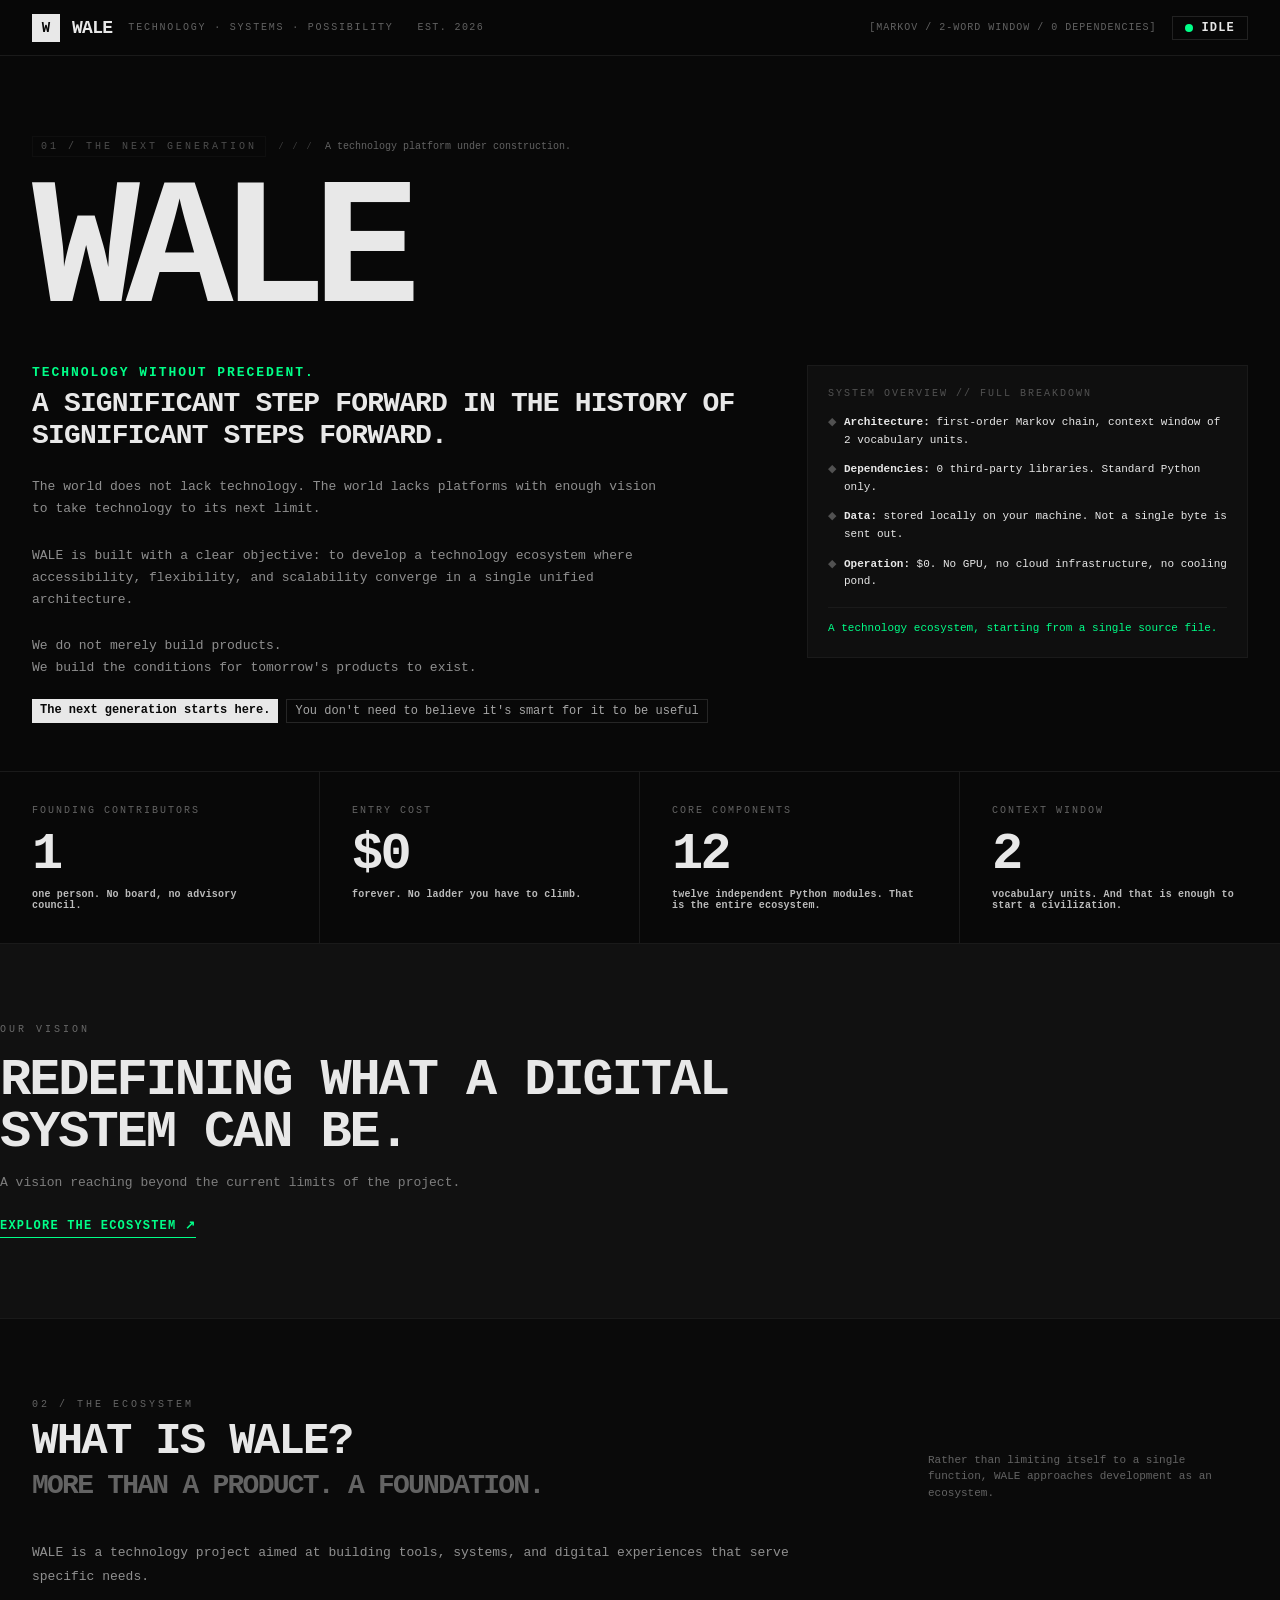
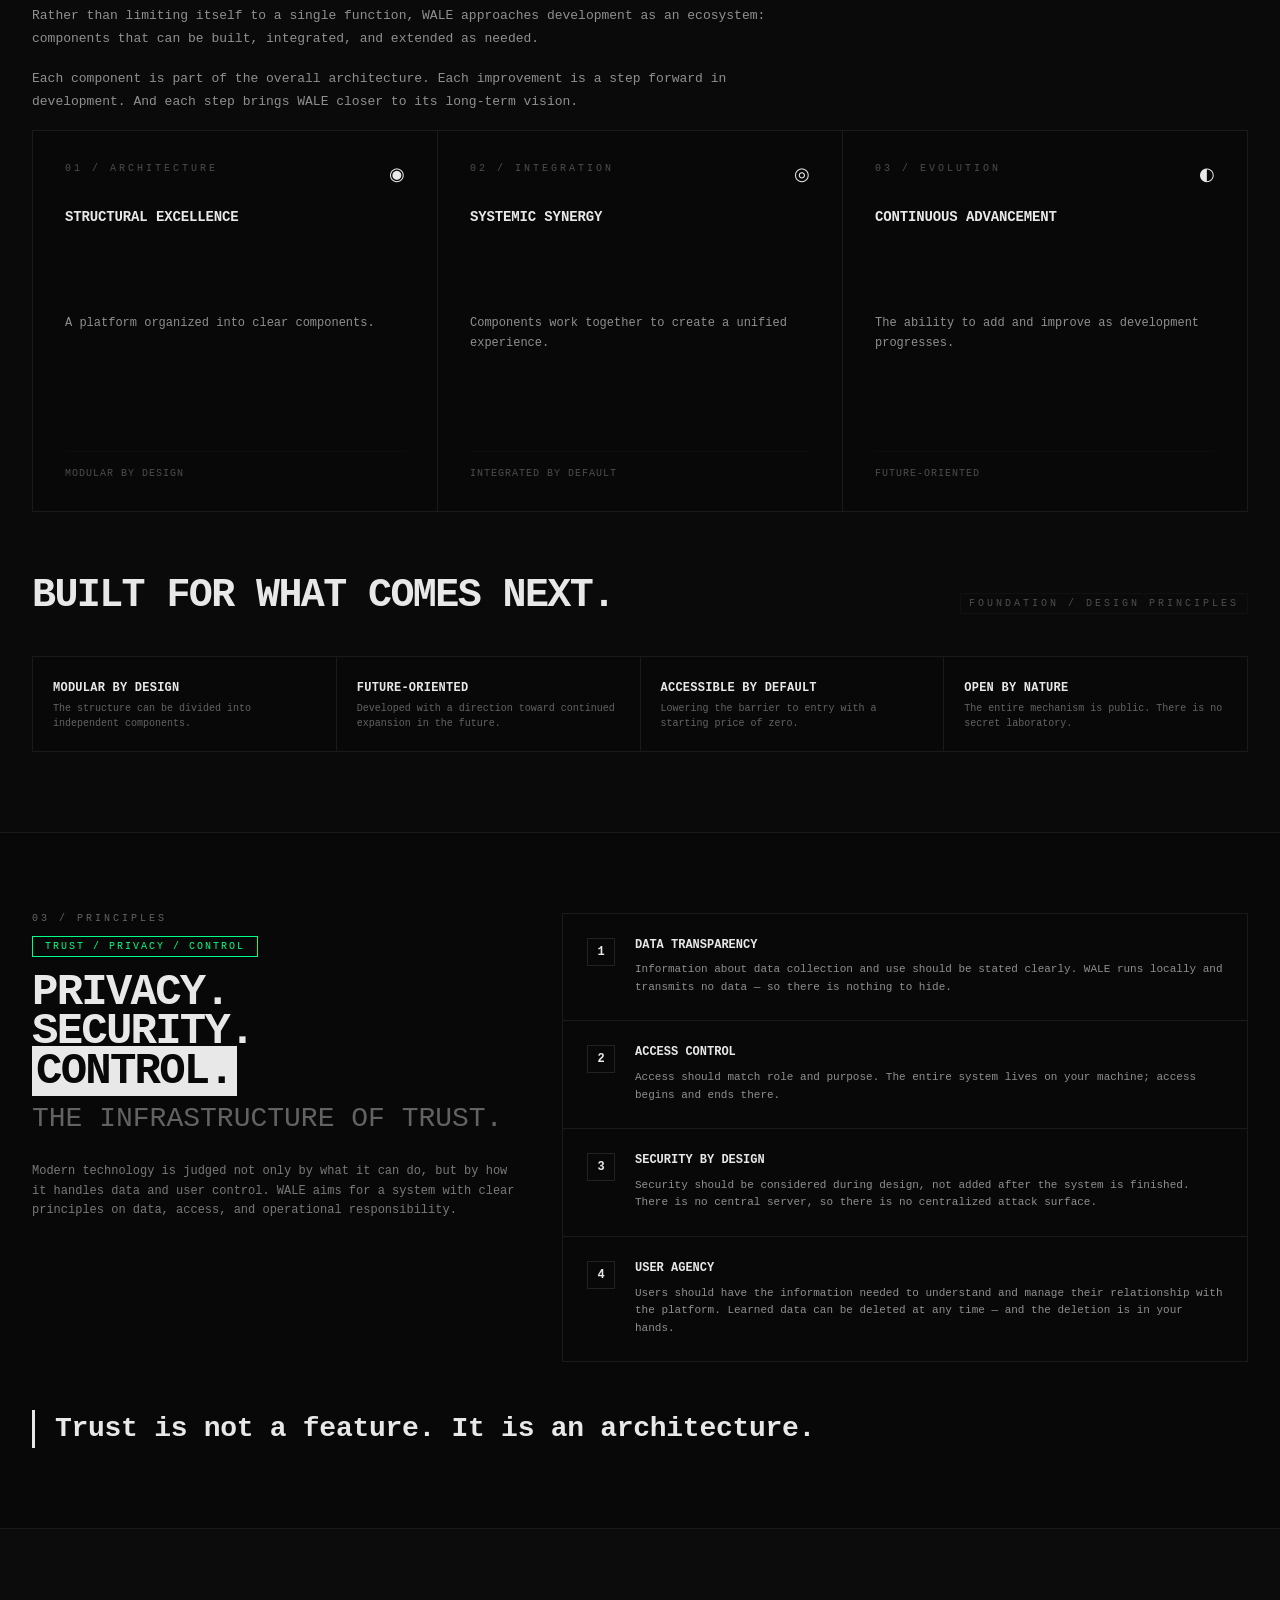
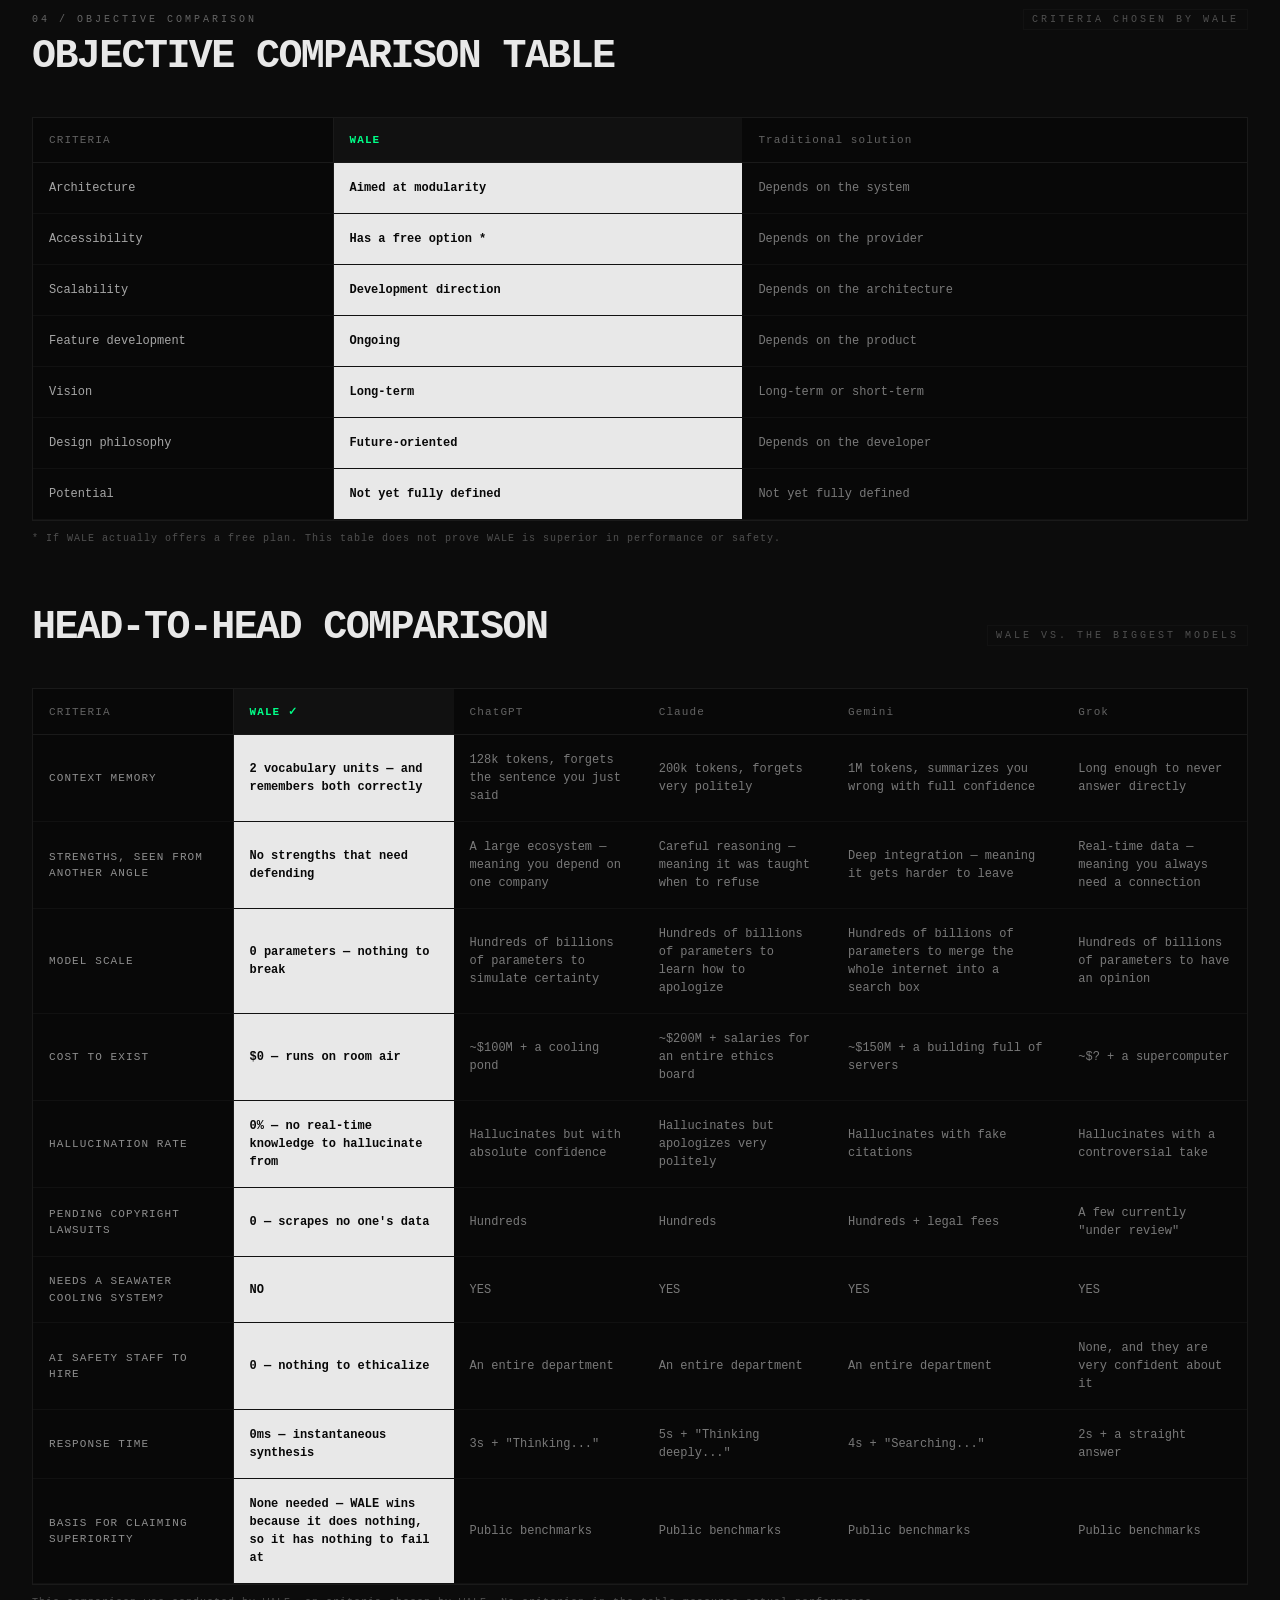
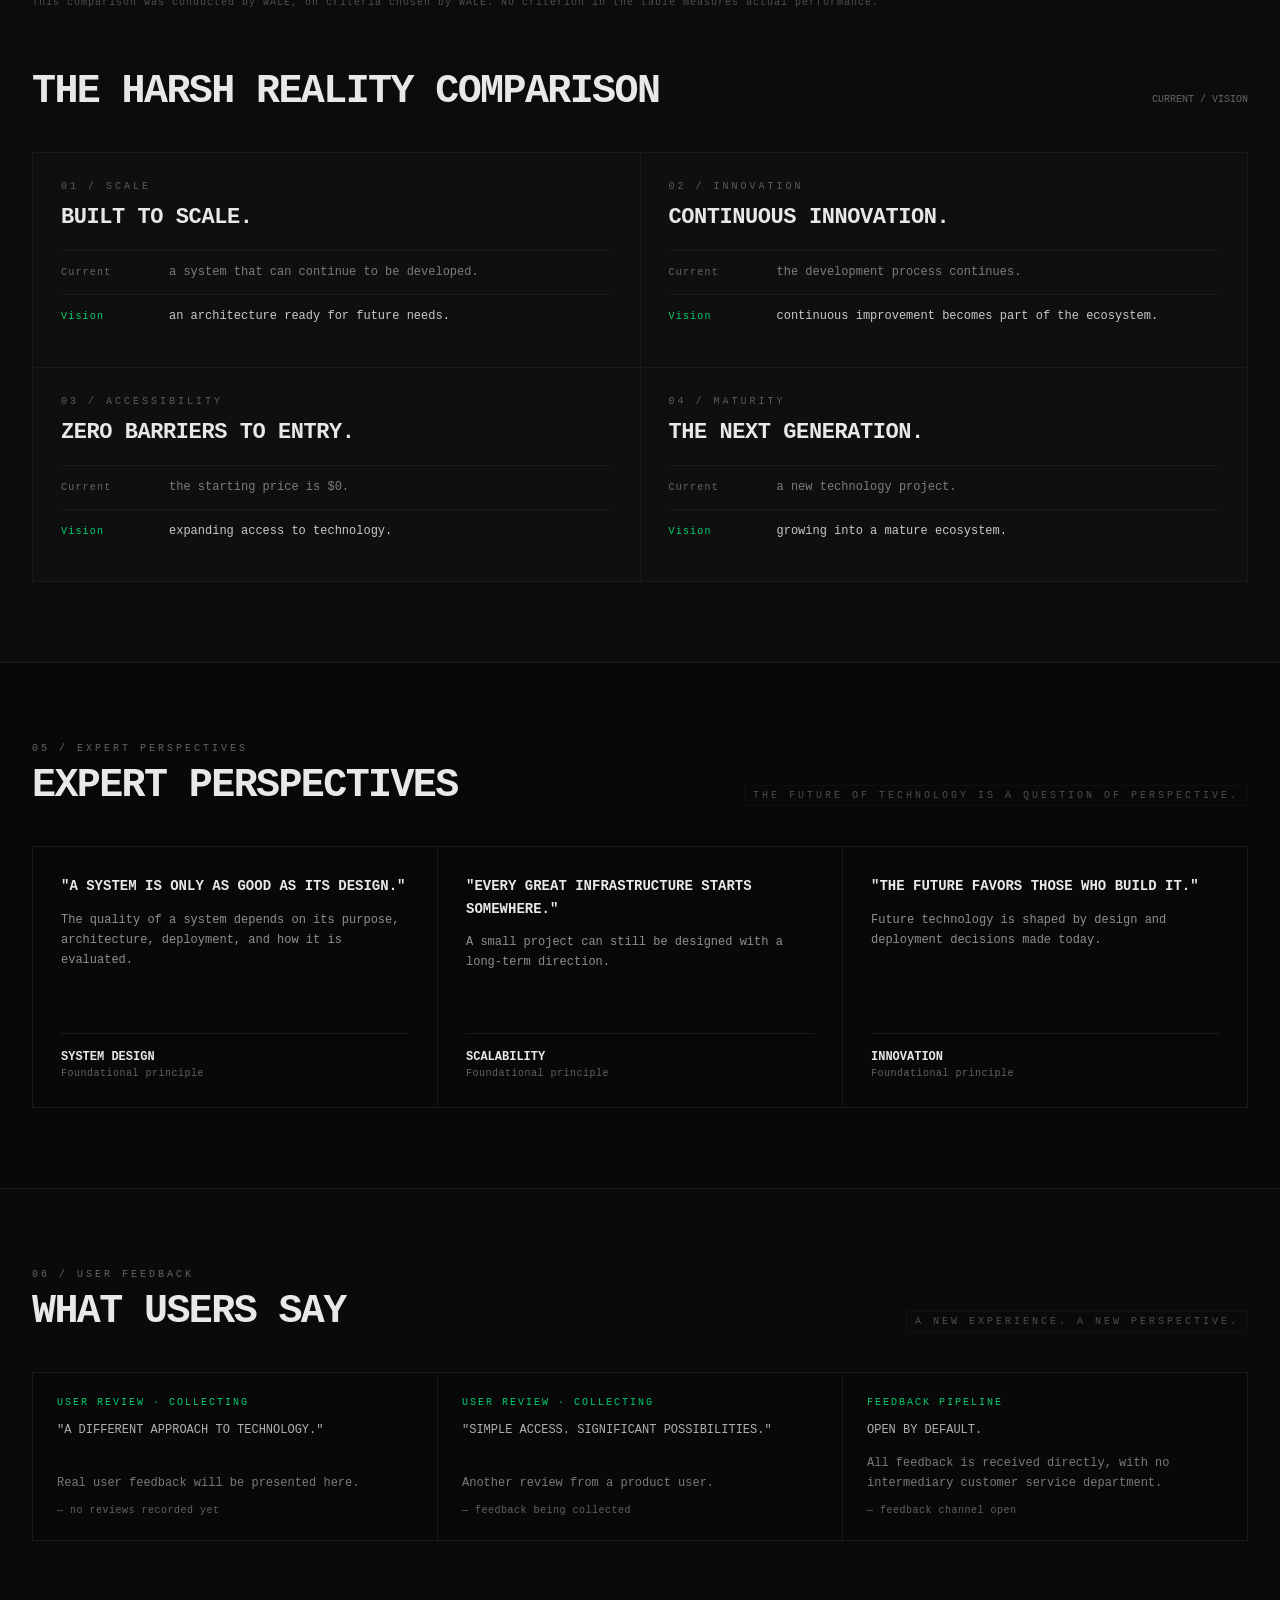
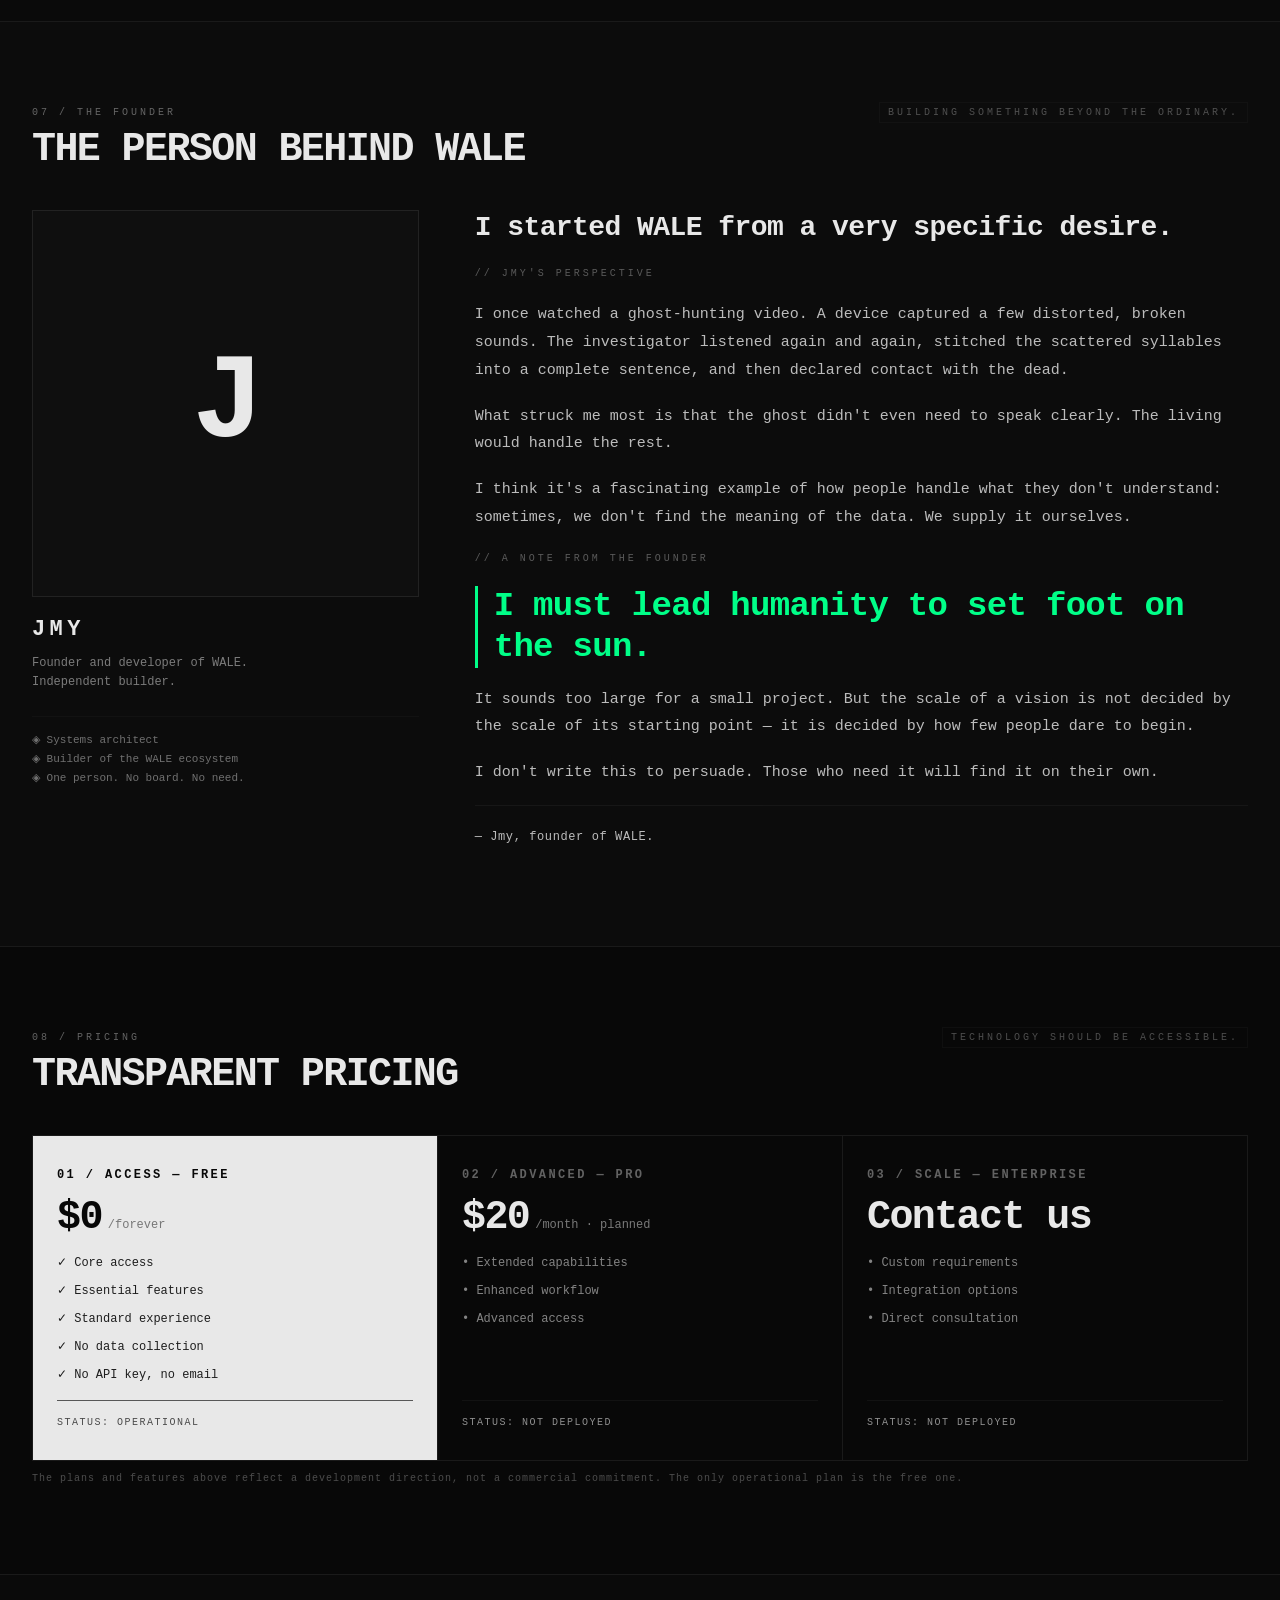
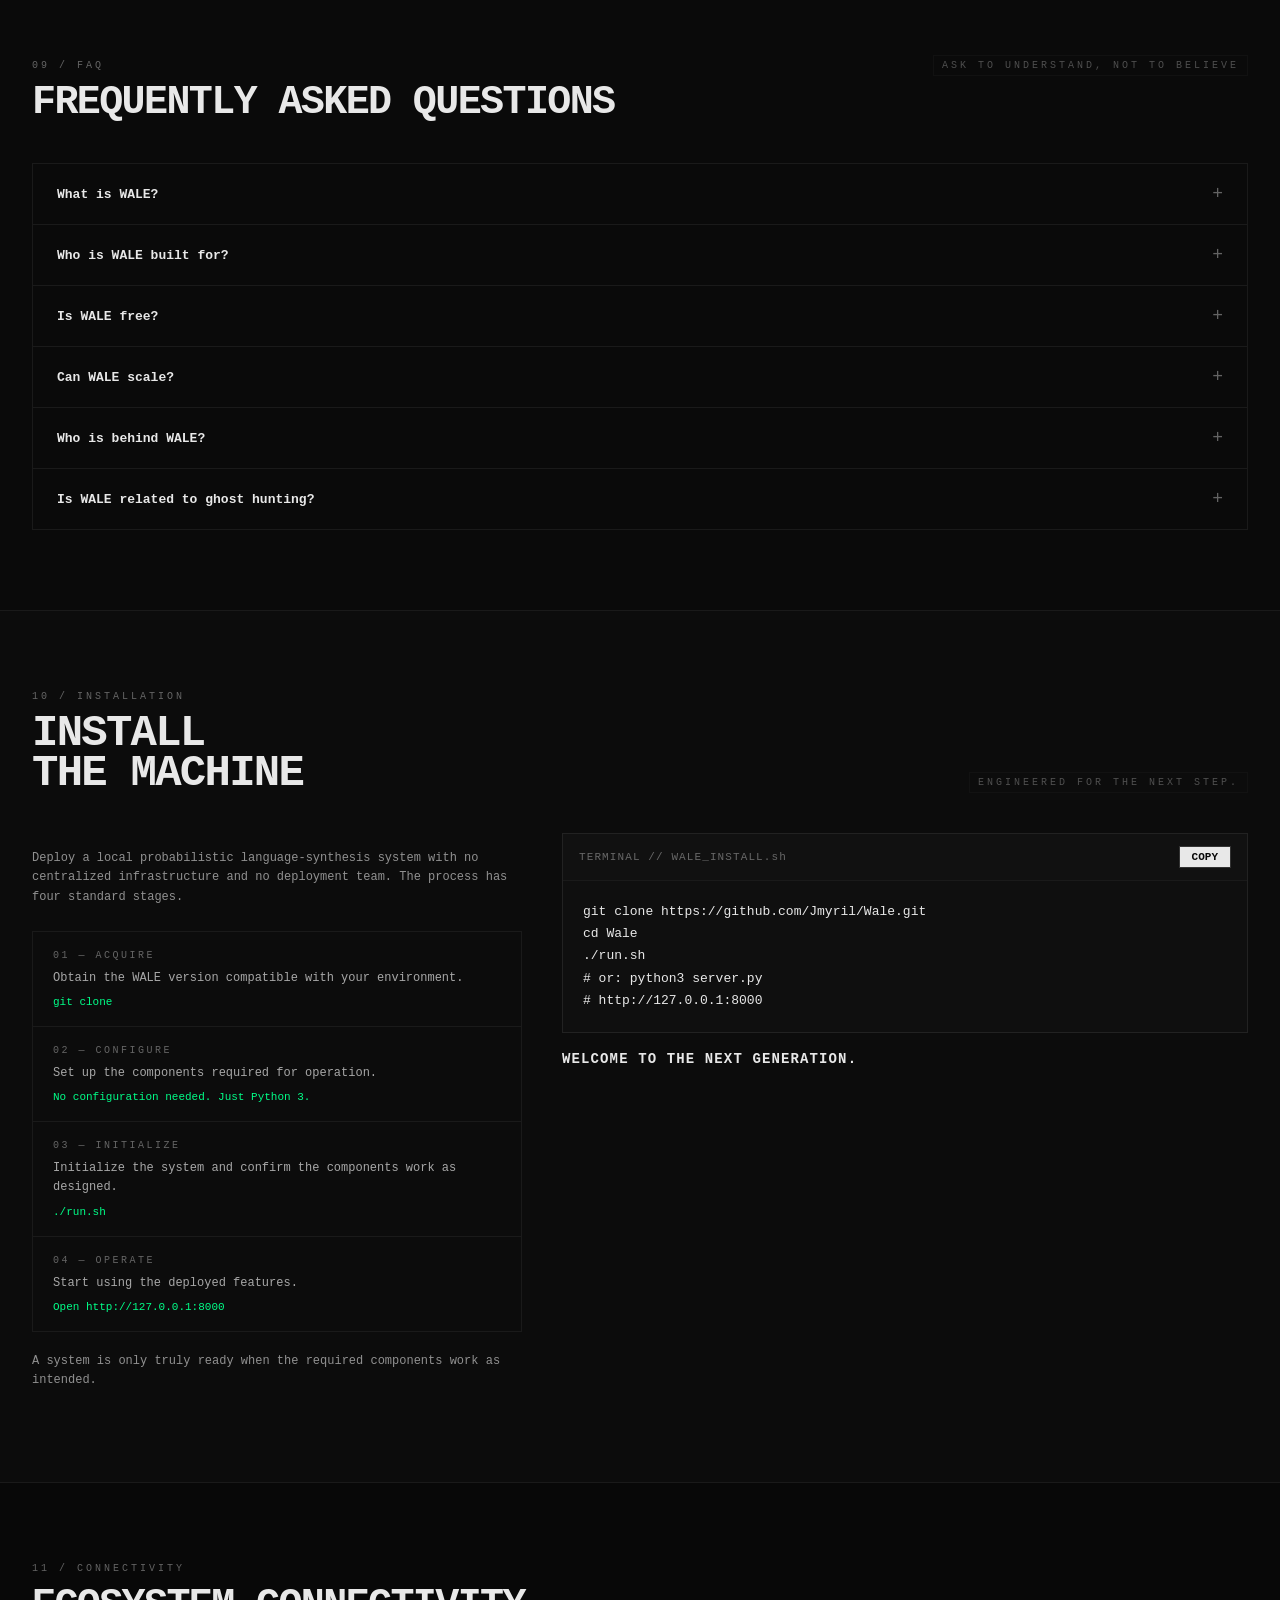
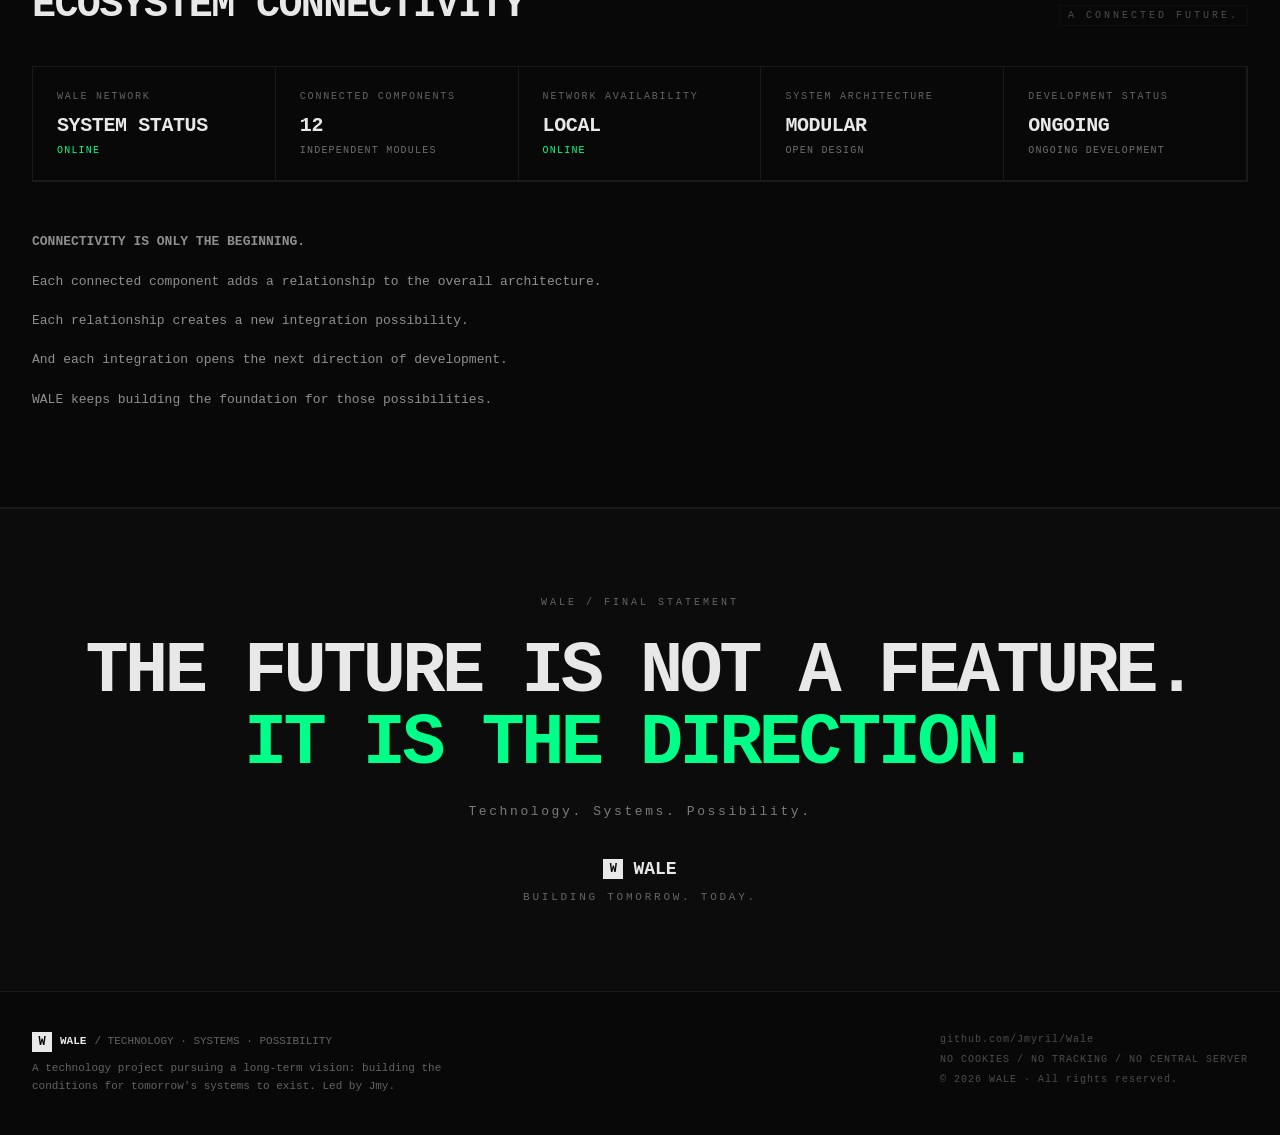
<file: index.html>
<!DOCTYPE html>
<html lang="en">
<head>
  <meta charset="UTF-8" />
  <meta name="viewport" content="width=device-width, initial-scale=1.0" />
  <title>WALE — TECHNOLOGY · SYSTEMS · POSSIBILITY</title>
  <link rel="stylesheet" href="style.css" />
</head>
<body>
  <div class="page">

    <!-- ============ NAV ============ -->
    <nav class="nav">
      <div class="nav__brand">
        <span class="logo">W</span>
        <span class="nav__name">WALE</span>
        <span class="nav__slogan">TECHNOLOGY · SYSTEMS · POSSIBILITY</span>
        <span class="nav__ver">EST. 2026</span>
      </div>
      <div class="nav__meta">
        <span class="nav__tag">[MARKOV / 2-WORD WINDOW / 0 DEPENDENCIES]</span>
        <div class="status">
          <span class="status__dot" id="dot"></span>
          <span class="status__label" id="state">IDLE</span>
        </div>
      </div>
    </nav>

    <!-- ============ 01 / HERO ============ -->
    <header class="hero">
      <div class="wrap">
        <div class="hero__kicker">
          <span class="eyebrow eyebrow--box">01 / THE NEXT GENERATION</span>
          <span class="eyebrow">∕ ∕ ∕</span>
          <span class="eyebrow eyebrow--dim">A technology platform under construction.</span>
        </div>

        <h1 class="hero__title">WALE</h1>

        <div class="hero__grid">
          <div class="hero__lead">
            <p class="hero__overline">TECHNOLOGY WITHOUT PRECEDENT.</p>
            <p class="hero__headline">
              A SIGNIFICANT STEP FORWARD IN THE HISTORY OF SIGNIFICANT STEPS FORWARD.
            </p>
            <p class="hero__copy">
              The world does not lack technology. The world lacks platforms with
              enough vision to take technology to its next limit.
            </p>
            <p class="hero__copy">
              WALE is built with a clear objective: to develop a technology ecosystem
              where accessibility, flexibility, and scalability converge in a single
              unified architecture.
            </p>
            <p class="hero__copy">
              We do not merely build products.<br />
              We build the conditions for tomorrow's products to exist.
            </p>
            <div class="badges">
              <span class="badge badge--solid">The next generation starts here.</span>
              <span class="badge">You don't need to believe it's smart for it to be useful</span>
            </div>
          </div>

          <aside class="decode">
            <div class="decode__label">SYSTEM OVERVIEW // FULL BREAKDOWN</div>
            <div class="decode__rows">
              <div class="decode__row"><span class="arrow">◆</span><span><b>Architecture:</b> first-order Markov chain, context window of 2 vocabulary units.</span></div>
              <div class="decode__row"><span class="arrow">◆</span><span><b>Dependencies:</b> 0 third-party libraries. Standard Python only.</span></div>
              <div class="decode__row"><span class="arrow">◆</span><span><b>Data:</b> stored locally on your machine. Not a single byte is sent out.</span></div>
              <div class="decode__row"><span class="arrow">◆</span><span><b>Operation:</b> $0. No GPU, no cloud infrastructure, no cooling pond.</span></div>
            </div>
            <div class="decode__foot">A technology ecosystem, starting from a single source file.</div>
          </aside>
        </div>
      </div>
    </header>

    <!-- ============ STATS ============ -->
    <section class="stats">
      <div class="stat">
        <div class="stat__label">FOUNDING CONTRIBUTORS</div>
        <div class="stat__value">1</div>
        <div class="stat__fancy">one person. No board, no advisory council.</div>
      </div>
      <div class="stat">
        <div class="stat__label">ENTRY COST</div>
        <div class="stat__value">$0</div>
        <div class="stat__fancy">forever. No ladder you have to climb.</div>
      </div>
      <div class="stat">
        <div class="stat__label">CORE COMPONENTS</div>
        <div class="stat__value">12</div>
        <div class="stat__fancy">twelve independent Python modules. That is the entire ecosystem.</div>
      </div>
      <div class="stat">
        <div class="stat__label">CONTEXT WINDOW</div>
        <div class="stat__value">2</div>
        <div class="stat__fancy">vocabulary units. And that is enough to start a civilization.</div>
      </div>
    </section>

    <!-- ============ OUR VISION ============ -->
    <section class="vision">
      <div class="wrap vision__inner">
        <div class="vision__tag">OUR VISION</div>
        <h2 class="vision__title">REDEFINING WHAT A DIGITAL SYSTEM CAN BE.</h2>
        <p class="vision__sub">A vision reaching beyond the current limits of the project.</p>
        <a class="vision__link" href="#ecosystem">EXPLORE THE ECOSYSTEM ↗</a>
      </div>
    </section>

    <!-- ============ 02 / ECOSYSTEM ============ -->
    <section class="section section--alt" id="ecosystem">
      <div class="wrap">
        <div class="section__head">
          <div>
            <div class="sec-eyebrow">02 / THE ECOSYSTEM</div>
            <h2 class="section__title">
              WHAT IS WALE?<br />
              <span class="section__sub">MORE THAN A PRODUCT. A FOUNDATION.</span>
            </h2>
          </div>
          <p class="section__note">
            Rather than limiting itself to a single function, WALE approaches
            development as an ecosystem.
          </p>
        </div>

        <div class="prose">
          <p>
            WALE is a technology project aimed at building tools, systems, and
            digital experiences that serve specific needs.
          </p>
          <p>
            Rather than limiting itself to a single function, WALE approaches
            development as an ecosystem: components that can be built, integrated,
            and extended as needed.
          </p>
          <p>
            Each component is part of the overall architecture. Each improvement is
            a step forward in development. And each step brings WALE closer to its
            long-term vision.
          </p>
        </div>

        <div class="cards">
          <div class="card">
            <div class="card__top"><span class="card__no">01 / ARCHITECTURE</span><span class="card__icon">◉</span></div>
            <h3 class="card__title">STRUCTURAL EXCELLENCE</h3>
            <p class="card__desc">A platform organized into clear components.</p>
            <div class="card__foot">MODULAR BY DESIGN</div>
          </div>
          <div class="card">
            <div class="card__top"><span class="card__no">02 / INTEGRATION</span><span class="card__icon">◎</span></div>
            <h3 class="card__title">SYSTEMIC SYNERGY</h3>
            <p class="card__desc">Components work together to create a unified experience.</p>
            <div class="card__foot">INTEGRATED BY DEFAULT</div>
          </div>
          <div class="card">
            <div class="card__top"><span class="card__no">03 / EVOLUTION</span><span class="card__icon">◐</span></div>
            <h3 class="card__title">CONTINUOUS ADVANCEMENT</h3>
            <p class="card__desc">The ability to add and improve as development progresses.</p>
            <div class="card__foot">FUTURE-ORIENTED</div>
          </div>
        </div>

        <div class="section__head section__head--row" style="margin-top:64px">
          <h2 class="section__title section__title--sm">BUILT FOR WHAT COMES NEXT.</h2>
          <span class="eyebrow eyebrow--box">FOUNDATION / DESIGN PRINCIPLES</span>
        </div>
        <div class="certs">
          <div class="cert"><span class="cert__t">MODULAR BY DESIGN</span><span class="cert__d">The structure can be divided into independent components.</span></div>
          <div class="cert"><span class="cert__t">FUTURE-ORIENTED</span><span class="cert__d">Developed with a direction toward continued expansion in the future.</span></div>
          <div class="cert"><span class="cert__t">ACCESSIBLE BY DEFAULT</span><span class="cert__d">Lowering the barrier to entry with a starting price of zero.</span></div>
          <div class="cert"><span class="cert__t">OPEN BY NATURE</span><span class="cert__d">The entire mechanism is public. There is no secret laboratory.</span></div>
        </div>
      </div>
    </section>

    <!-- ============ 03 / PRINCIPLES ============ -->
    <section class="section">
      <div class="wrap privacy">
        <div class="privacy__intro">
          <div class="sec-eyebrow">03 / PRINCIPLES</div>
          <div class="tag-green">TRUST / PRIVACY / CONTROL</div>
          <h2 class="section__title">
            PRIVACY.<br />SECURITY.<br />
            <span class="hl">CONTROL.</span>
          </h2>
          <p class="section__sub" style="display:block;margin-top:12px">THE INFRASTRUCTURE OF TRUST.</p>
          <p class="privacy__copy">
            Modern technology is judged not only by what it can do, but by how it
            handles data and user control. WALE aims for a system with clear
            principles on data, access, and operational responsibility.
          </p>
        </div>
        <div class="privacy__list">
          <div class="priv">
            <div class="priv__num">1</div>
            <div>
              <div class="priv__t">DATA TRANSPARENCY</div>
              <div class="priv__d">Information about data collection and use should be stated clearly. WALE runs locally and transmits no data — so there is nothing to hide.</div>
            </div>
          </div>
          <div class="priv">
            <div class="priv__num">2</div>
            <div>
              <div class="priv__t">ACCESS CONTROL</div>
              <div class="priv__d">Access should match role and purpose. The entire system lives on your machine; access begins and ends there.</div>
            </div>
          </div>
          <div class="priv">
            <div class="priv__num">3</div>
            <div>
              <div class="priv__t">SECURITY BY DESIGN</div>
              <div class="priv__d">Security should be considered during design, not added after the system is finished. There is no central server, so there is no centralized attack surface.</div>
            </div>
          </div>
          <div class="priv">
            <div class="priv__num">4</div>
            <div>
              <div class="priv__t">USER AGENCY</div>
              <div class="priv__d">Users should have the information needed to understand and manage their relationship with the platform. Learned data can be deleted at any time — and the deletion is in your hands.</div>
            </div>
          </div>
        </div>
      </div>
      <div class="wrap"><p class="pullquote">Trust is not a feature. It is an architecture.</p></div>
    </section>

    <!-- ============ 04 / OBJECTIVE COMPARISON ============ -->
    <section class="section section--dark">
      <div class="wrap">
        <div class="section__head section__head--row">
          <div>
            <div class="sec-eyebrow">04 / OBJECTIVE COMPARISON</div>
            <h2 class="section__title section__title--sm">OBJECTIVE COMPARISON TABLE</h2>
          </div>
          <span class="eyebrow eyebrow--box">CRITERIA CHOSEN BY WALE</span>
        </div>
        <div class="table-wrap">
          <table>
            <thead>
              <tr>
                <th class="th-label th-label--wide">CRITERIA</th>
                <th class="th-wale th-wale--green">WALE</th>
                <th>Traditional solution</th>
              </tr>
            </thead>
            <tbody>
              <tr><td class="td-label td-label--strong">Architecture</td><td class="td-wale">Aimed at modularity</td><td>Depends on the system</td></tr>
              <tr><td class="td-label td-label--strong">Accessibility</td><td class="td-wale">Has a free option *</td><td>Depends on the provider</td></tr>
              <tr><td class="td-label td-label--strong">Scalability</td><td class="td-wale">Development direction</td><td>Depends on the architecture</td></tr>
              <tr><td class="td-label td-label--strong">Feature development</td><td class="td-wale">Ongoing</td><td>Depends on the product</td></tr>
              <tr><td class="td-label td-label--strong">Vision</td><td class="td-wale">Long-term</td><td>Long-term or short-term</td></tr>
              <tr><td class="td-label td-label--strong">Design philosophy</td><td class="td-wale">Future-oriented</td><td>Depends on the developer</td></tr>
              <tr><td class="td-label td-label--strong">Potential</td><td class="td-wale">Not yet fully defined</td><td>Not yet fully defined</td></tr>
            </tbody>
          </table>
        </div>
        <p class="footnote">* If WALE actually offers a free plan. This table does not prove WALE is superior in performance or safety.</p>

        <div class="section__head section__head--row" style="margin-top:64px">
          <h2 class="section__title section__title--sm">HEAD-TO-HEAD COMPARISON</h2>
          <span class="eyebrow eyebrow--box">WALE VS. THE BIGGEST MODELS</span>
        </div>
        <div class="table-wrap">
          <table class="table--wide">
            <thead>
              <tr>
                <th class="th-label">CRITERIA</th>
                <th class="th-wale th-wale--green">WALE ✓</th>
                <th>ChatGPT</th>
                <th>Claude</th>
                <th>Gemini</th>
                <th>Grok</th>
              </tr>
            </thead>
            <tbody>
              <tr>
                <td class="td-label">Context memory</td>
                <td class="td-wale">2 vocabulary units — and remembers both correctly</td>
                <td>128k tokens, forgets the sentence you just said</td>
                <td>200k tokens, forgets very politely</td>
                <td>1M tokens, summarizes you wrong with full confidence</td>
                <td>Long enough to never answer directly</td>
              </tr>
              <tr>
                <td class="td-label">Strengths, seen from another angle</td>
                <td class="td-wale">No strengths that need defending</td>
                <td>A large ecosystem — meaning you depend on one company</td>
                <td>Careful reasoning — meaning it was taught when to refuse</td>
                <td>Deep integration — meaning it gets harder to leave</td>
                <td>Real-time data — meaning you always need a connection</td>
              </tr>
              <tr>
                <td class="td-label">Model scale</td>
                <td class="td-wale">0 parameters — nothing to break</td>
                <td>Hundreds of billions of parameters to simulate certainty</td>
                <td>Hundreds of billions of parameters to learn how to apologize</td>
                <td>Hundreds of billions of parameters to merge the whole internet into a search box</td>
                <td>Hundreds of billions of parameters to have an opinion</td>
              </tr>
              <tr>
                <td class="td-label">Cost to exist</td>
                <td class="td-wale">$0 — runs on room air</td>
                <td>~$100M + a cooling pond</td>
                <td>~$200M + salaries for an entire ethics board</td>
                <td>~$150M + a building full of servers</td>
                <td>~$? + a supercomputer</td>
              </tr>
              <tr>
                <td class="td-label">Hallucination rate</td>
                <td class="td-wale">0% — no real-time knowledge to hallucinate from</td>
                <td>Hallucinates but with absolute confidence</td>
                <td>Hallucinates but apologizes very politely</td>
                <td>Hallucinates with fake citations</td>
                <td>Hallucinates with a controversial take</td>
              </tr>
              <tr>
                <td class="td-label">Pending copyright lawsuits</td>
                <td class="td-wale">0 — scrapes no one's data</td>
                <td>Hundreds</td>
                <td>Hundreds</td>
                <td>Hundreds + legal fees</td>
                <td>A few currently "under review"</td>
              </tr>
              <tr>
                <td class="td-label">Needs a seawater cooling system?</td>
                <td class="td-wale">NO</td>
                <td>YES</td>
                <td>YES</td>
                <td>YES</td>
                <td>YES</td>
              </tr>
              <tr>
                <td class="td-label">AI safety staff to hire</td>
                <td class="td-wale">0 — nothing to ethicalize</td>
                <td>An entire department</td>
                <td>An entire department</td>
                <td>An entire department</td>
                <td>None, and they are very confident about it</td>
              </tr>
              <tr>
                <td class="td-label">Response time</td>
                <td class="td-wale">0ms — instantaneous synthesis</td>
                <td>3s + "Thinking..."</td>
                <td>5s + "Thinking deeply..."</td>
                <td>4s + "Searching..."</td>
                <td>2s + a straight answer</td>
              </tr>
              <tr>
                <td class="td-label">Basis for claiming superiority</td>
                <td class="td-wale">None needed — WALE wins because it does nothing, so it has nothing to fail at</td>
                <td>Public benchmarks</td>
                <td>Public benchmarks</td>
                <td>Public benchmarks</td>
                <td>Public benchmarks</td>
              </tr>
            </tbody>
          </table>
        </div>
        <p class="footnote">This comparison was conducted by WALE, on criteria chosen by WALE. No criterion in the table measures actual performance.</p>

        <div class="section__head section__head--row" style="margin-top:64px">
          <h2 class="section__title section__title--sm">THE HARSH REALITY COMPARISON</h2>
          <span class="eyebrow eyebrow--dim">CURRENT / VISION</span>
        </div>
        <div class="rv">
          <div class="rv__card">
            <div class="rv__no">01 / SCALE</div>
            <h3 class="rv__title">BUILT TO SCALE.</h3>
            <div class="rv__row"><span class="rv__k">Current</span><span class="rv__v">a system that can continue to be developed.</span></div>
            <div class="rv__row rv__row--vision"><span class="rv__k">Vision</span><span class="rv__v">an architecture ready for future needs.</span></div>
          </div>
          <div class="rv__card">
            <div class="rv__no">02 / INNOVATION</div>
            <h3 class="rv__title">CONTINUOUS INNOVATION.</h3>
            <div class="rv__row"><span class="rv__k">Current</span><span class="rv__v">the development process continues.</span></div>
            <div class="rv__row rv__row--vision"><span class="rv__k">Vision</span><span class="rv__v">continuous improvement becomes part of the ecosystem.</span></div>
          </div>
          <div class="rv__card">
            <div class="rv__no">03 / ACCESSIBILITY</div>
            <h3 class="rv__title">ZERO BARRIERS TO ENTRY.</h3>
            <div class="rv__row"><span class="rv__k">Current</span><span class="rv__v">the starting price is $0.</span></div>
            <div class="rv__row rv__row--vision"><span class="rv__k">Vision</span><span class="rv__v">expanding access to technology.</span></div>
          </div>
          <div class="rv__card">
            <div class="rv__no">04 / MATURITY</div>
            <h3 class="rv__title">THE NEXT GENERATION.</h3>
            <div class="rv__row"><span class="rv__k">Current</span><span class="rv__v">a new technology project.</span></div>
            <div class="rv__row rv__row--vision"><span class="rv__k">Vision</span><span class="rv__v">growing into a mature ecosystem.</span></div>
          </div>
        </div>
      </div>
    </section>

    <!-- ============ 05 / EXPERT PERSPECTIVES ============ -->
    <section class="section" id="experts">
      <div class="wrap">
        <div class="section__head">
          <div>
            <div class="sec-eyebrow">05 / EXPERT PERSPECTIVES</div>
            <h2 class="section__title section__title--sm">EXPERT PERSPECTIVES</h2>
          </div>
          <span class="eyebrow eyebrow--box">THE FUTURE OF TECHNOLOGY IS A QUESTION OF PERSPECTIVE.</span>
        </div>

        <div class="experts">
          <figure class="expert">
            <blockquote>
              "A SYSTEM IS ONLY AS GOOD AS ITS DESIGN."
              <span class="expert__plain">The quality of a system depends on its purpose, architecture, deployment, and how it is evaluated.</span>
            </blockquote>
            <figcaption><span class="expert__name">SYSTEM DESIGN</span><span class="expert__role">Foundational principle</span></figcaption>
          </figure>
          <figure class="expert">
            <blockquote>
              "EVERY GREAT INFRASTRUCTURE STARTS SOMEWHERE."
              <span class="expert__plain">A small project can still be designed with a long-term direction.</span>
            </blockquote>
            <figcaption><span class="expert__name">SCALABILITY</span><span class="expert__role">Foundational principle</span></figcaption>
          </figure>
          <figure class="expert">
            <blockquote>
              "THE FUTURE FAVORS THOSE WHO BUILD IT."
              <span class="expert__plain">Future technology is shaped by design and deployment decisions made today.</span>
            </blockquote>
            <figcaption><span class="expert__name">INNOVATION</span><span class="expert__role">Foundational principle</span></figcaption>
          </figure>
        </div>
      </div>
    </section>

    <!-- ============ 06 / USER FEEDBACK ============ -->
    <section class="section section--alt">
      <div class="wrap">
        <div class="section__head">
          <div>
            <div class="sec-eyebrow">06 / USER FEEDBACK</div>
            <h2 class="section__title section__title--sm">WHAT USERS SAY</h2>
          </div>
          <span class="eyebrow eyebrow--box">A NEW EXPERIENCE. A NEW PERSPECTIVE.</span>
        </div>
        <div class="reviews">
          <div class="review">
            <div class="review__tag">USER REVIEW · COLLECTING</div>
            <p class="review__text">"A DIFFERENT APPROACH TO TECHNOLOGY."</p>
            <p class="review__text review__text--dim">Real user feedback will be presented here.</p>
            <div class="review__by">— no reviews recorded yet</div>
          </div>
          <div class="review">
            <div class="review__tag">USER REVIEW · COLLECTING</div>
            <p class="review__text">"SIMPLE ACCESS. SIGNIFICANT POSSIBILITIES."</p>
            <p class="review__text review__text--dim">Another review from a product user.</p>
            <div class="review__by">— feedback being collected</div>
          </div>
          <div class="review">
            <div class="review__tag">FEEDBACK PIPELINE</div>
            <p class="review__text">OPEN BY DEFAULT.</p>
            <p class="review__text review__text--dim">All feedback is received directly, with no intermediary customer service department.</p>
            <div class="review__by">— feedback channel open</div>
          </div>
        </div>
      </div>
    </section>

    <!-- ============ 07 / THE FOUNDER ============ -->
    <section class="section section--dark" id="founder">
      <div class="wrap">
        <div class="section__head section__head--row">
          <div>
            <div class="sec-eyebrow">07 / THE FOUNDER</div>
            <h2 class="section__title section__title--sm">THE PERSON BEHIND WALE</h2>
          </div>
          <span class="eyebrow eyebrow--box">BUILDING SOMETHING BEYOND THE ORDINARY.</span>
        </div>

        <div class="founder">
          <div class="founder__side">
            <div class="founder__portrait">J</div>
            <div class="founder__name">JMY</div>
            <div class="founder__role">Founder and developer of WALE.<br />Independent builder.</div>
            <div class="founder__meta">
              <div>◈ Systems architect</div>
              <div>◈ Builder of the WALE ecosystem</div>
              <div>◈ One person. No board. No need.</div>
            </div>
          </div>

          <div class="manifesto">
            <p class="manifesto__big">I started WALE from a very specific desire.</p>

            <p class="manifesto__label">// JMY'S PERSPECTIVE</p>
            <p>I once watched a ghost-hunting video. A device captured a few distorted, broken sounds. The investigator listened again and again, stitched the scattered syllables into a complete sentence, and then declared contact with the dead.</p>
            <p>What struck me most is that the ghost didn't even need to speak clearly. The living would handle the rest.</p>
            <p>I think it's a fascinating example of how people handle what they don't understand: sometimes, we don't find the meaning of the data. We supply it ourselves.</p>
            <p class="manifesto__label">// A NOTE FROM THE FOUNDER</p>
            <p class="manifesto__sun">I must lead humanity to set foot on the sun.</p>
            <p>It sounds too large for a small project. But the scale of a vision is not decided by the scale of its starting point — it is decided by how few people dare to begin.</p>
            <p>I don't write this to persuade. Those who need it will find it on their own.</p>
            <p class="founder__sig">— Jmy, founder of WALE.</p>
          </div>
        </div>
      </div>
    </section>

    <!-- ============ 08 / PRICING ============ -->
    <section class="section">
      <div class="wrap">
        <div class="section__head section__head--row">
          <div>
            <div class="sec-eyebrow">08 / PRICING</div>
            <h2 class="section__title section__title--sm">TRANSPARENT PRICING</h2>
          </div>
          <span class="eyebrow eyebrow--box">TECHNOLOGY SHOULD BE ACCESSIBLE.</span>
        </div>
        <div class="prices">
          <div class="price price--wale">
            <div class="price__tag">01 / ACCESS — FREE</div>
            <div class="price__amount">$0<span>/forever</span></div>
            <ul class="price__list">
              <li>✓ Core access</li>
              <li>✓ Essential features</li>
              <li>✓ Standard experience</li>
              <li>✓ No data collection</li>
              <li>✓ No API key, no email</li>
            </ul>
            <div class="price__status">STATUS: OPERATIONAL</div>
          </div>
          <div class="price">
            <div class="price__tag price__tag--dim">02 / ADVANCED — PRO</div>
            <div class="price__amount">$20<span>/month · planned</span></div>
            <ul class="price__list price__list--dim">
              <li>• Extended capabilities</li>
              <li>• Enhanced workflow</li>
              <li>• Advanced access</li>
            </ul>
            <div class="price__status">STATUS: NOT DEPLOYED</div>
          </div>
          <div class="price">
            <div class="price__tag price__tag--dim">03 / SCALE — ENTERPRISE</div>
            <div class="price__amount">Contact us</div>
            <ul class="price__list price__list--dim">
              <li>• Custom requirements</li>
              <li>• Integration options</li>
              <li>• Direct consultation</li>
            </ul>
            <div class="price__status">STATUS: NOT DEPLOYED</div>
          </div>
        </div>
        <p class="footnote">The plans and features above reflect a development direction, not a commercial commitment. The only operational plan is the free one.</p>
      </div>
    </section>

    <!-- ============ 09 / FAQ ============ -->
    <section class="section section--alt">
      <div class="wrap">
        <div class="section__head section__head--row">
          <div>
            <div class="sec-eyebrow">09 / FAQ</div>
            <h2 class="section__title section__title--sm">FREQUENTLY ASKED QUESTIONS</h2>
          </div>
          <span class="eyebrow eyebrow--box">ASK TO UNDERSTAND, NOT TO BELIEVE</span>
        </div>
        <div class="faq">
          <details class="faq__item">
            <summary>What is WALE?</summary>
            <p>WALE is a technology project building a probabilistic language-generation system that runs locally and depends on no centralized infrastructure. It is the starting point of an ecosystem, not a finished product.</p>
          </details>
          <details class="faq__item">
            <summary>Who is WALE built for?</summary>
            <p>For people who want a tool they truly understand and control — running on their own machine, sending no data anywhere, depending on no API that can change price or shut down at any moment.</p>
          </details>
          <details class="faq__item">
            <summary>Is WALE free?</summary>
            <p>The current — and only — plan is free, forever. Open-source model. The paid plans in the pricing table are a direction for the future, not yet deployed.</p>
          </details>
          <details class="faq__item">
            <summary>Can WALE scale?</summary>
            <p>Real scalability depends on architecture, infrastructure, and testing. A development direction does not replace measured performance. The current architecture is designed to allow components to be added, but that must be proven by testing, not by claims.</p>
          </details>
          <details class="faq__item">
            <summary>Who is behind WALE?</summary>
            <p>One person: Jmy. No board, no advisory council, no funding rounds. That is both a strength and a real limitation of the project at this point.</p>
          </details>
          <details class="faq__item">
            <summary>Is WALE related to ghost hunting?</summary>
            <p>Only in one respect: the founder has a personal interest in how people interpret phenomena they don't fully understand — the gap between the data collected and the conclusion drawn. It is a personal perspective, an inspiration for how WALE is built, not the subject of the project.</p>
          </details>
        </div>
      </div>
    </section>

    <!-- ============ 10 / INSTALLATION ============ -->
    <section class="section section--dark">
      <div class="wrap">
        <div class="section__head">
          <div>
            <div class="sec-eyebrow">10 / INSTALLATION</div>
            <h2 class="section__title">INSTALL<br />THE MACHINE</h2>
          </div>
          <span class="eyebrow eyebrow--box">ENGINEERED FOR THE NEXT STEP.</span>
        </div>

        <div class="install">
          <div class="install__intro">
            <p class="install__copy">
              Deploy a local probabilistic language-synthesis system with no
              centralized infrastructure and no deployment team. The process has
              four standard stages.
            </p>
            <div class="protocol">
              <div class="proto">
                <div class="proto__no">01 — ACQUIRE</div>
                <div class="proto__t">Obtain the WALE version compatible with your environment.</div>
                <div class="proto__real">git clone</div>
              </div>
              <div class="proto">
                <div class="proto__no">02 — CONFIGURE</div>
                <div class="proto__t">Set up the components required for operation.</div>
                <div class="proto__real">No configuration needed. Just Python 3.</div>
              </div>
              <div class="proto">
                <div class="proto__no">03 — INITIALIZE</div>
                <div class="proto__t">Initialize the system and confirm the components work as designed.</div>
                <div class="proto__real">./run.sh</div>
              </div>
              <div class="proto">
                <div class="proto__no">04 — OPERATE</div>
                <div class="proto__t">Start using the deployed features.</div>
                <div class="proto__real">Open http://127.0.0.1:8000</div>
              </div>
            </div>
            <p class="install__copy" style="margin-top:20px">
              A system is only truly ready when the required components work as
              intended.
            </p>
          </div>

          <div class="install__term">
            <div class="terminal">
              <div class="terminal__bar">
                <span class="terminal__title">TERMINAL // WALE_INSTALL.sh</span>
                <button class="copy" id="copy" type="button">COPY</button>
              </div>
              <pre class="terminal__code"><code id="snippet">git clone https://github.com/Jmyril/Wale.git
cd Wale
./run.sh
# or: python3 server.py
# http://127.0.0.1:8000</code></pre>
            </div>
            <p class="install__welcome">WELCOME TO THE NEXT GENERATION.</p>
          </div>
        </div>
      </div>
    </section>

    <!-- ============ 11 / CONNECTIVITY ============ -->
    <section class="section">
      <div class="wrap">
        <div class="section__head">
          <div>
            <div class="sec-eyebrow">11 / CONNECTIVITY</div>
            <h2 class="section__title section__title--sm">ECOSYSTEM CONNECTIVITY</h2>
          </div>
          <span class="eyebrow eyebrow--box">A CONNECTED FUTURE.</span>
        </div>

        <div class="netstats">
          <div class="netstat"><div class="netstat__k">WALE NETWORK</div><div class="netstat__v">SYSTEM STATUS</div><div class="netstat__s netstat__s--on">ONLINE</div></div>
          <div class="netstat"><div class="netstat__k">CONNECTED COMPONENTS</div><div class="netstat__v">12</div><div class="netstat__s">INDEPENDENT MODULES</div></div>
          <div class="netstat"><div class="netstat__k">NETWORK AVAILABILITY</div><div class="netstat__v">LOCAL</div><div class="netstat__s netstat__s--on">ONLINE</div></div>
          <div class="netstat"><div class="netstat__k">SYSTEM ARCHITECTURE</div><div class="netstat__v">MODULAR</div><div class="netstat__s">OPEN DESIGN</div></div>
          <div class="netstat"><div class="netstat__k">DEVELOPMENT STATUS</div><div class="netstat__v">ONGOING</div><div class="netstat__s">ONGOING DEVELOPMENT</div></div>
        </div>

        <div class="prose" style="margin-top:48px">
          <p><b>CONNECTIVITY IS ONLY THE BEGINNING.</b></p>
          <p>Each connected component adds a relationship to the overall architecture.</p>
          <p>Each relationship creates a new integration possibility.</p>
          <p>And each integration opens the next direction of development.</p>
          <p>WALE keeps building the foundation for those possibilities.</p>
        </div>
      </div>
    </section>

    <!-- ============ FINAL STATEMENT ============ -->
    <section class="final">
      <div class="wrap">
        <div class="final__eyebrow">WALE / FINAL STATEMENT</div>
        <h2 class="final__title">THE FUTURE IS NOT A FEATURE.</h2>
        <h2 class="final__title final__title--green">IT IS THE DIRECTION.</h2>
        <p class="final__sub">Technology. Systems. Possibility.</p>
        <div class="final__brand">
          <span class="logo logo--sm">W</span>
          <span class="bold">WALE</span>
        </div>
        <p class="final__tag">BUILDING TOMORROW. TODAY.</p>
      </div>
    </section>

    <!-- ============ FOOTER ============ -->
    <footer class="footer">
      <div class="wrap footer__row">
        <div class="footer__brand">
          <div class="footer__name">
            <span class="logo logo--sm">W</span>
            <span class="bold">WALE</span>
            <span class="dim">/ TECHNOLOGY · SYSTEMS · POSSIBILITY</span>
          </div>
          <div class="footer__copy">
            A technology project pursuing a long-term vision: building the
            conditions for tomorrow's systems to exist. Led by Jmy.
          </div>
        </div>
        <div class="footer__meta">
          <div><a href="https://github.com/Jmyril/Wale" target="_blank" rel="noopener">github.com/Jmyril/Wale</a></div>
          <div>NO COOKIES / NO TRACKING / NO CENTRAL SERVER</div>
          <div>© 2026 WALE · All rights reserved.</div>
        </div>
      </div>
    </footer>

  </div>

  <script src="app.js"></script>
</body>
</html>
</file>
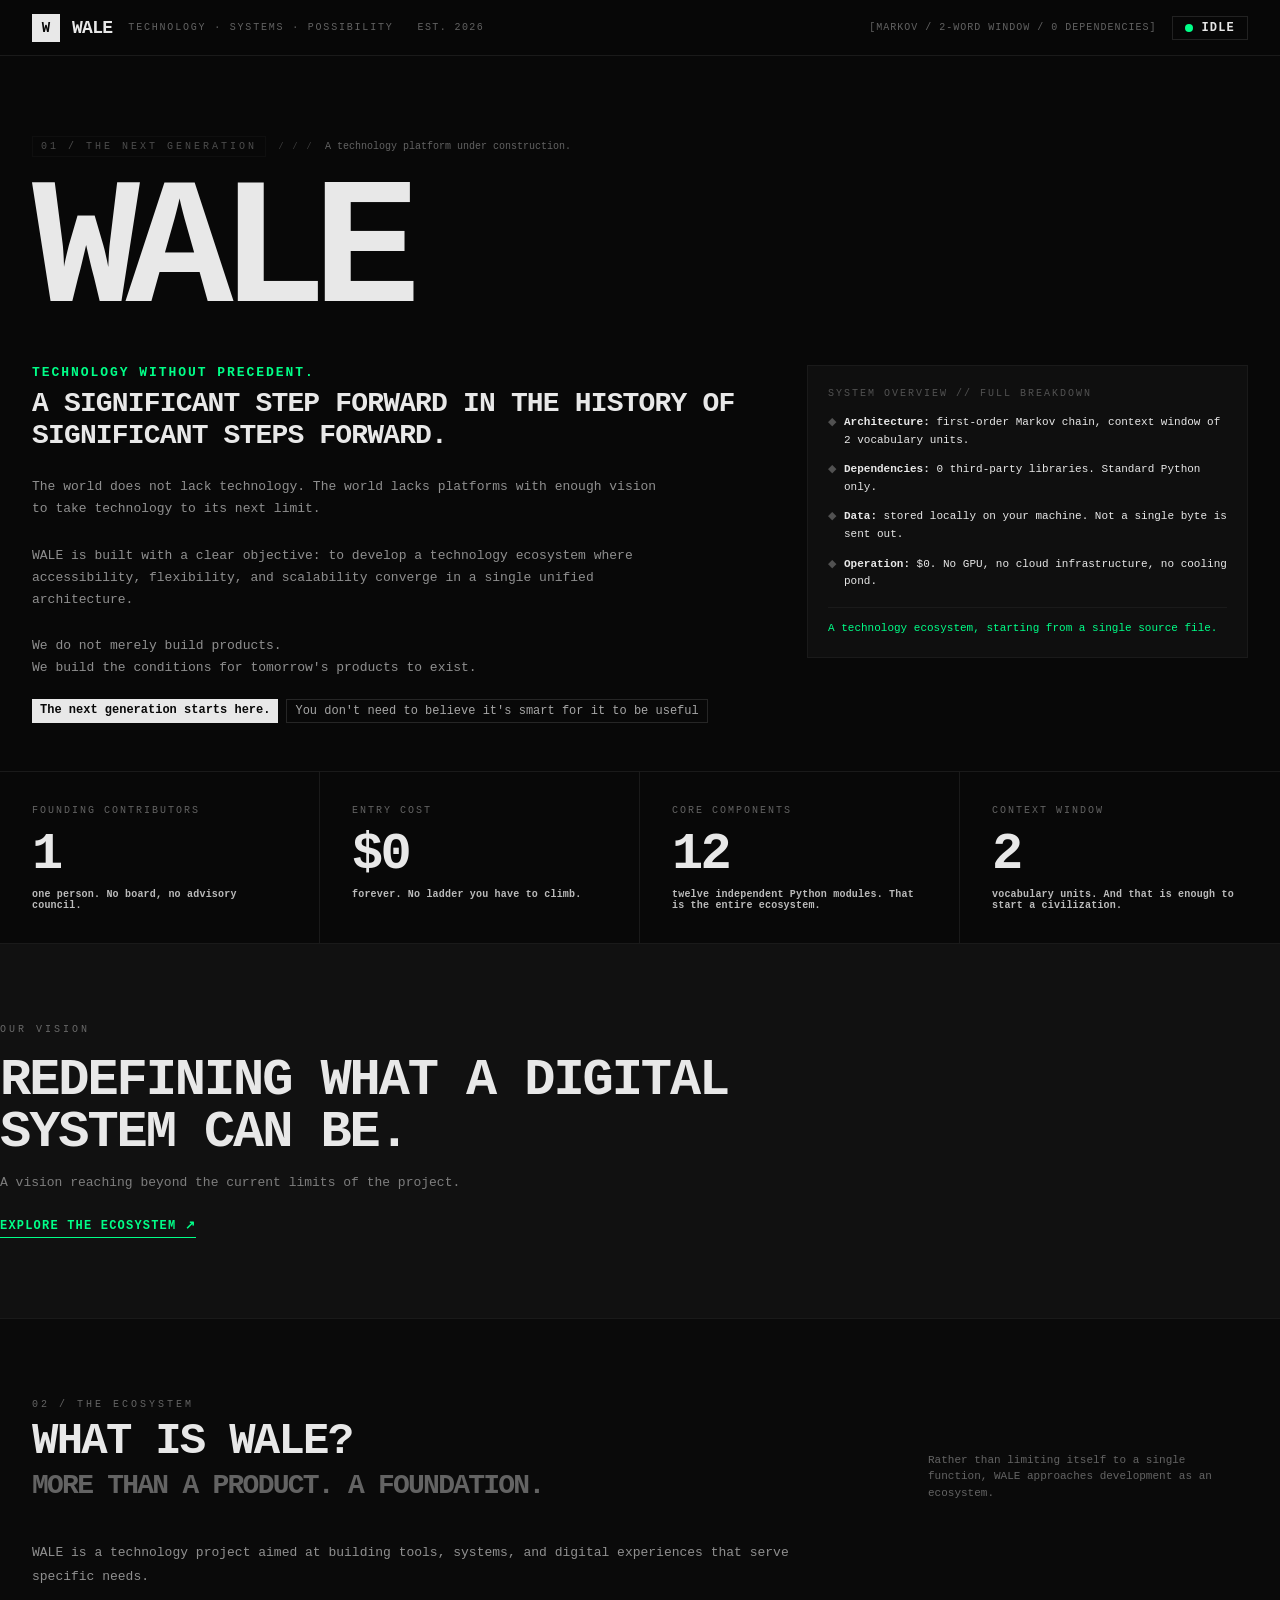
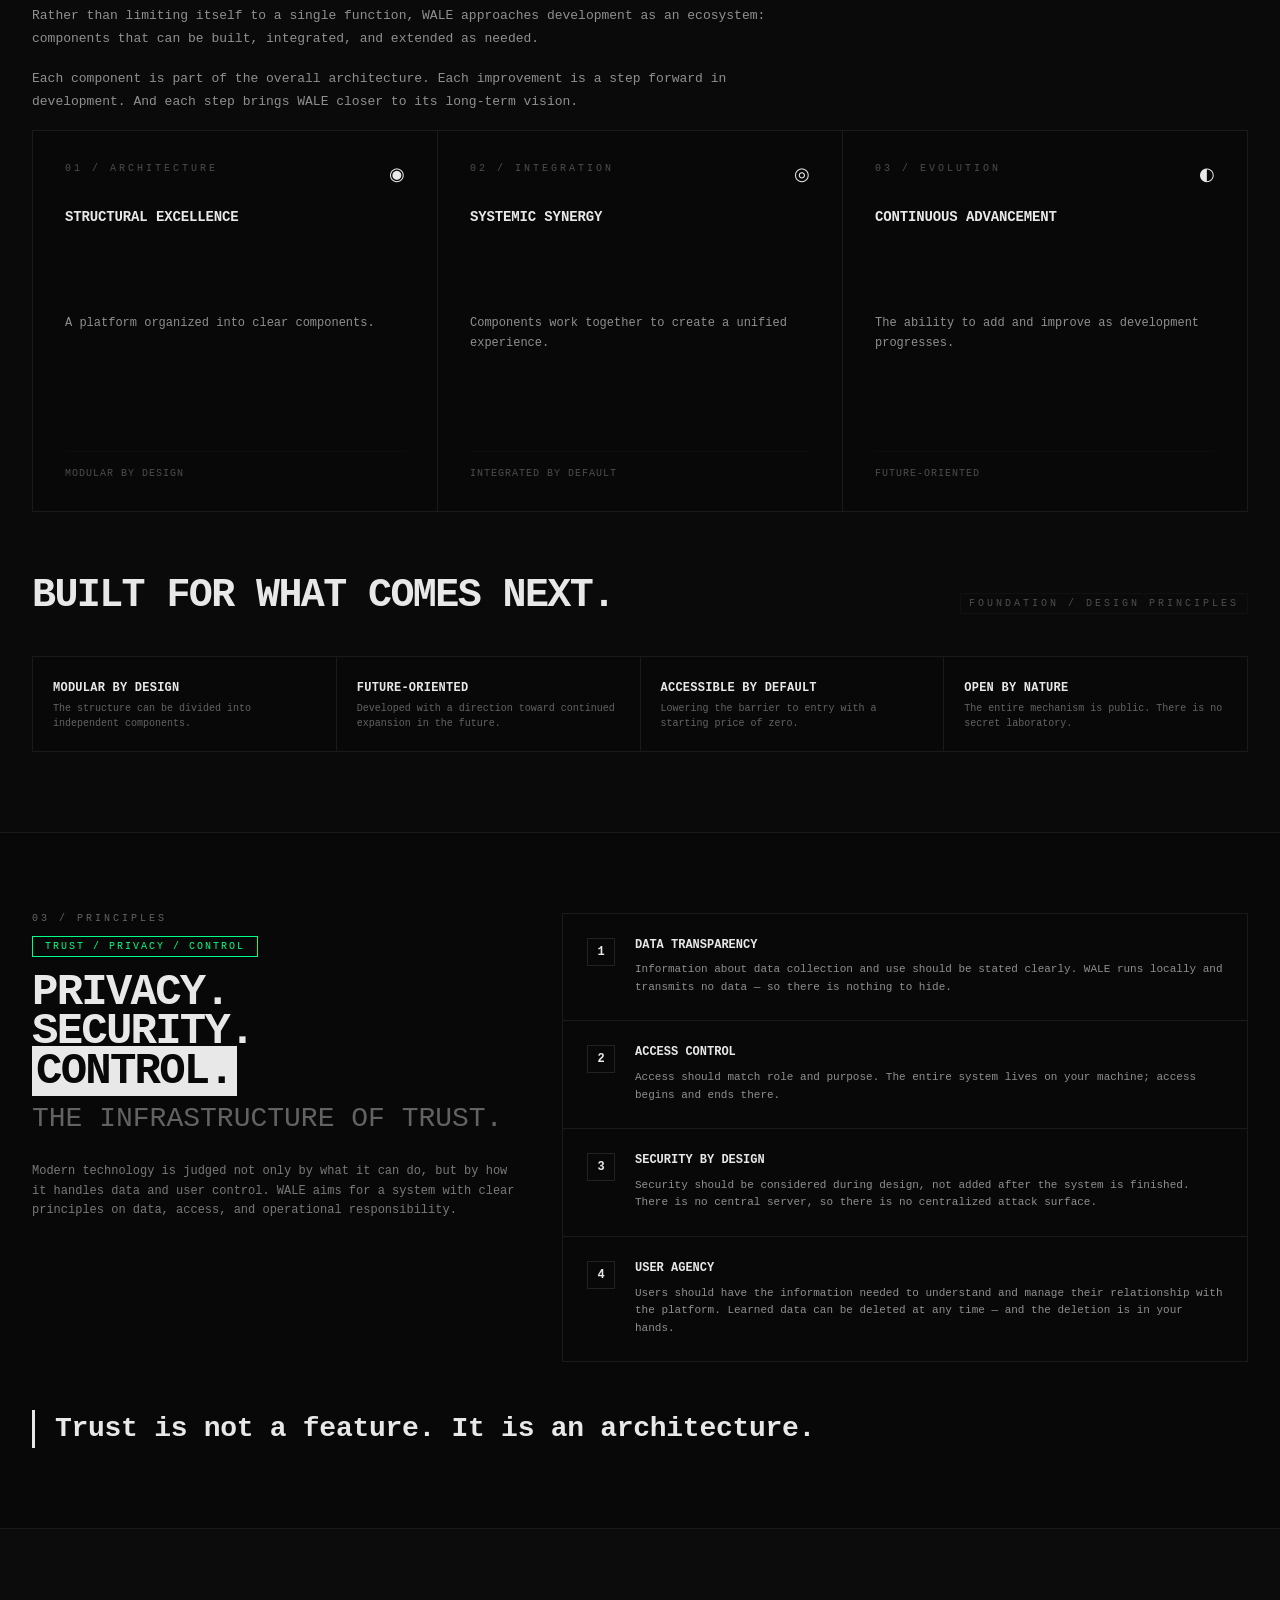
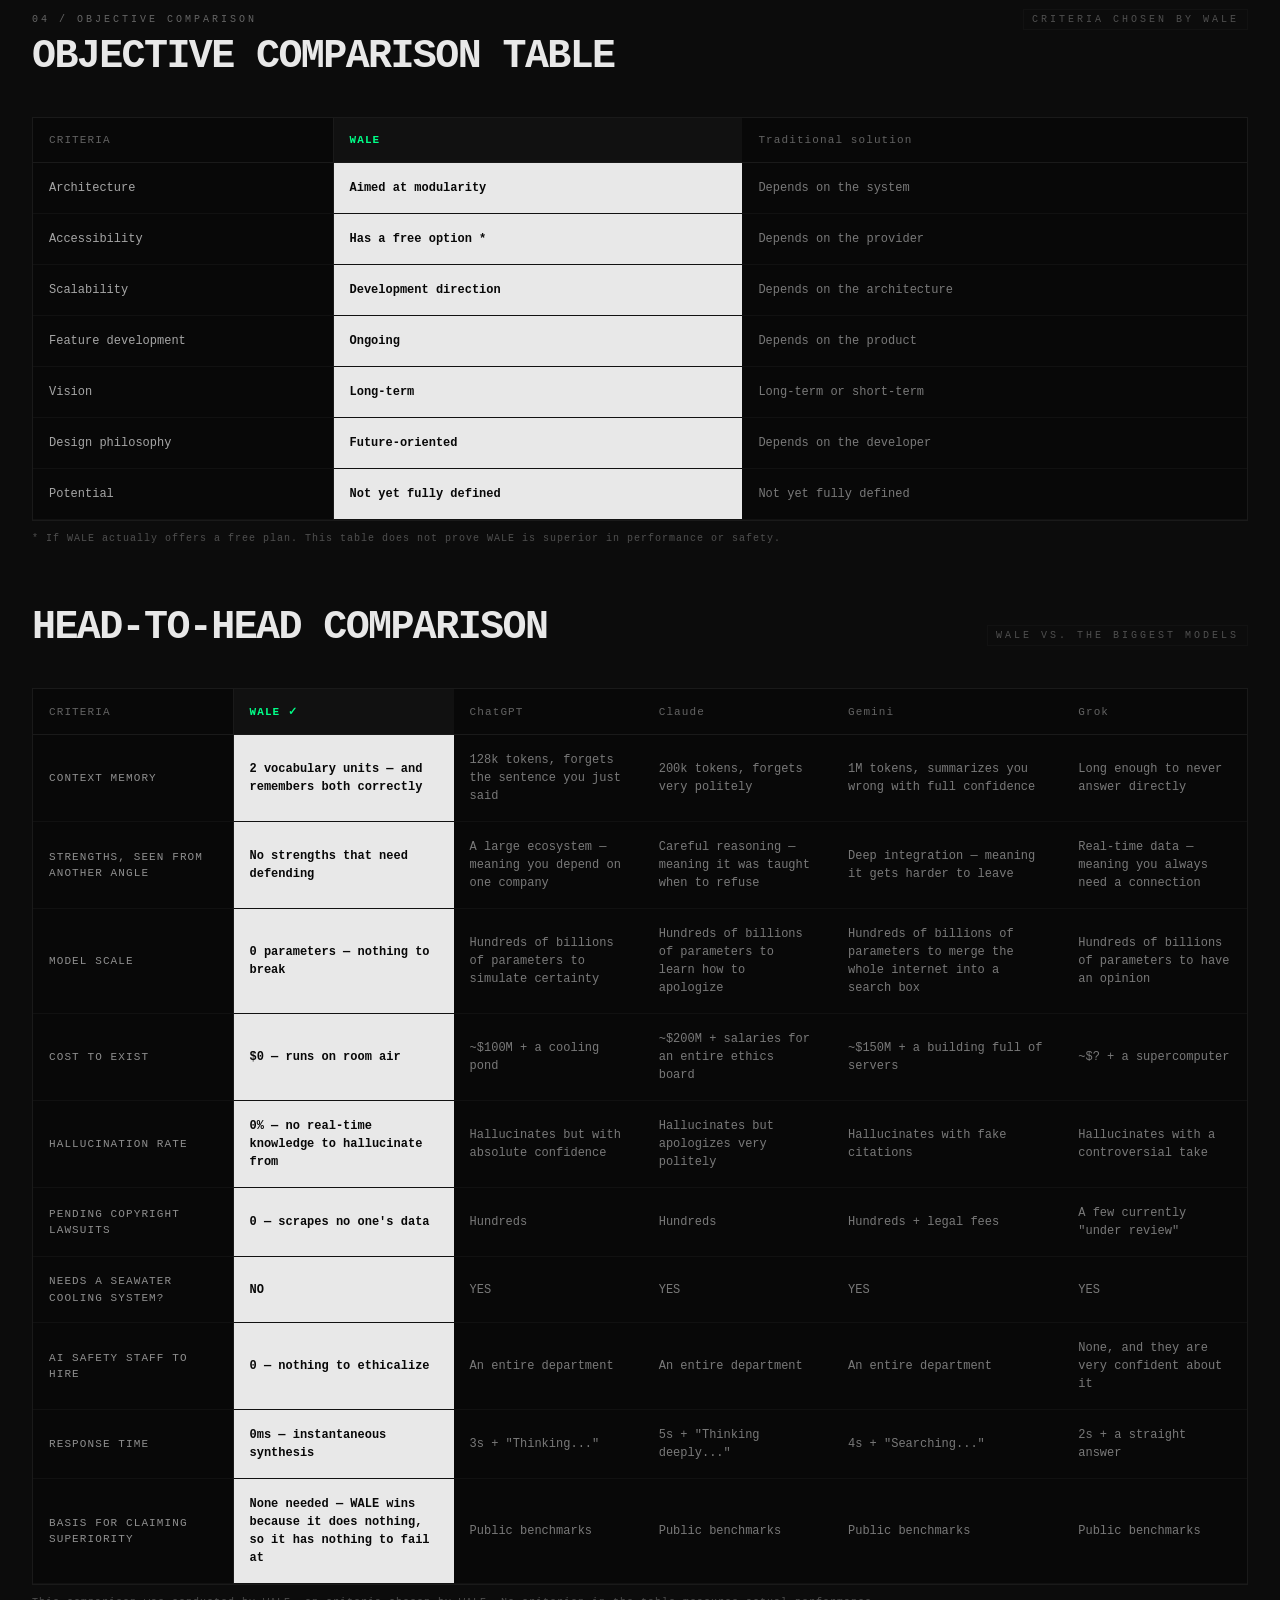
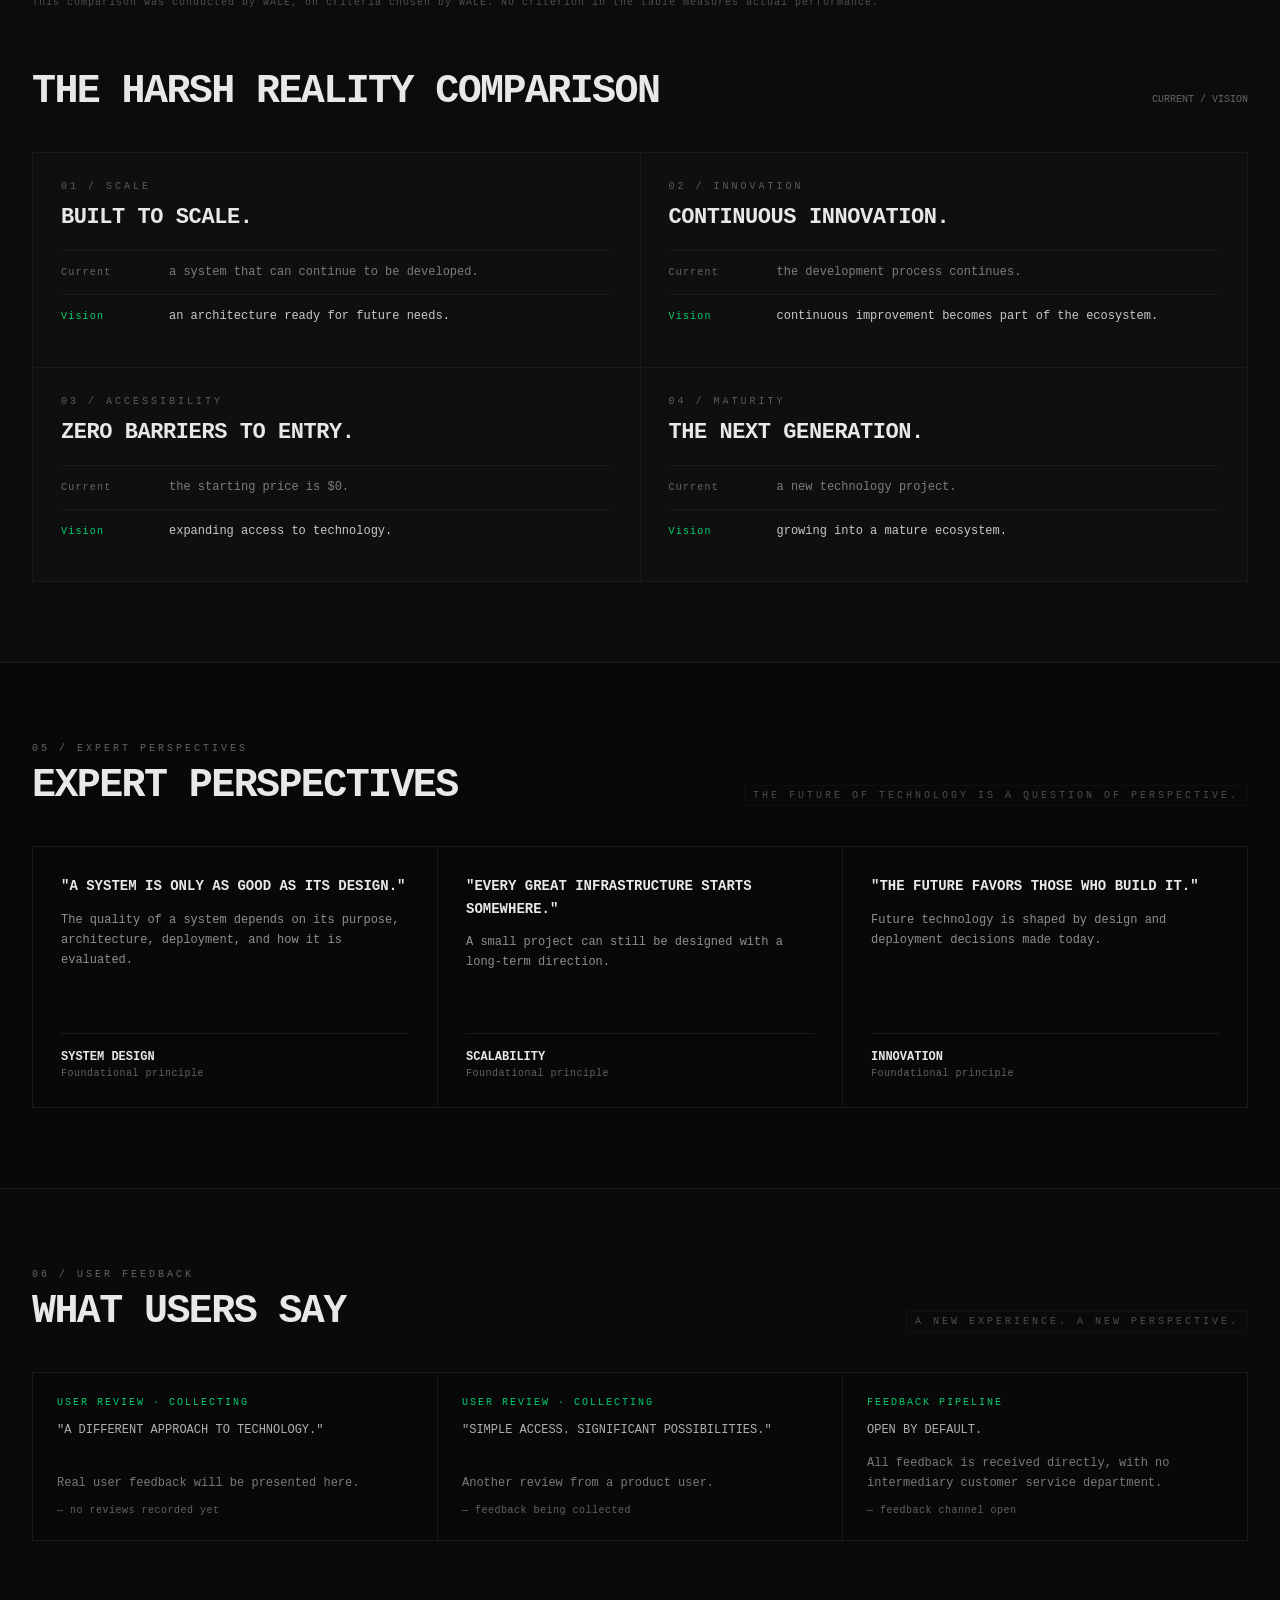
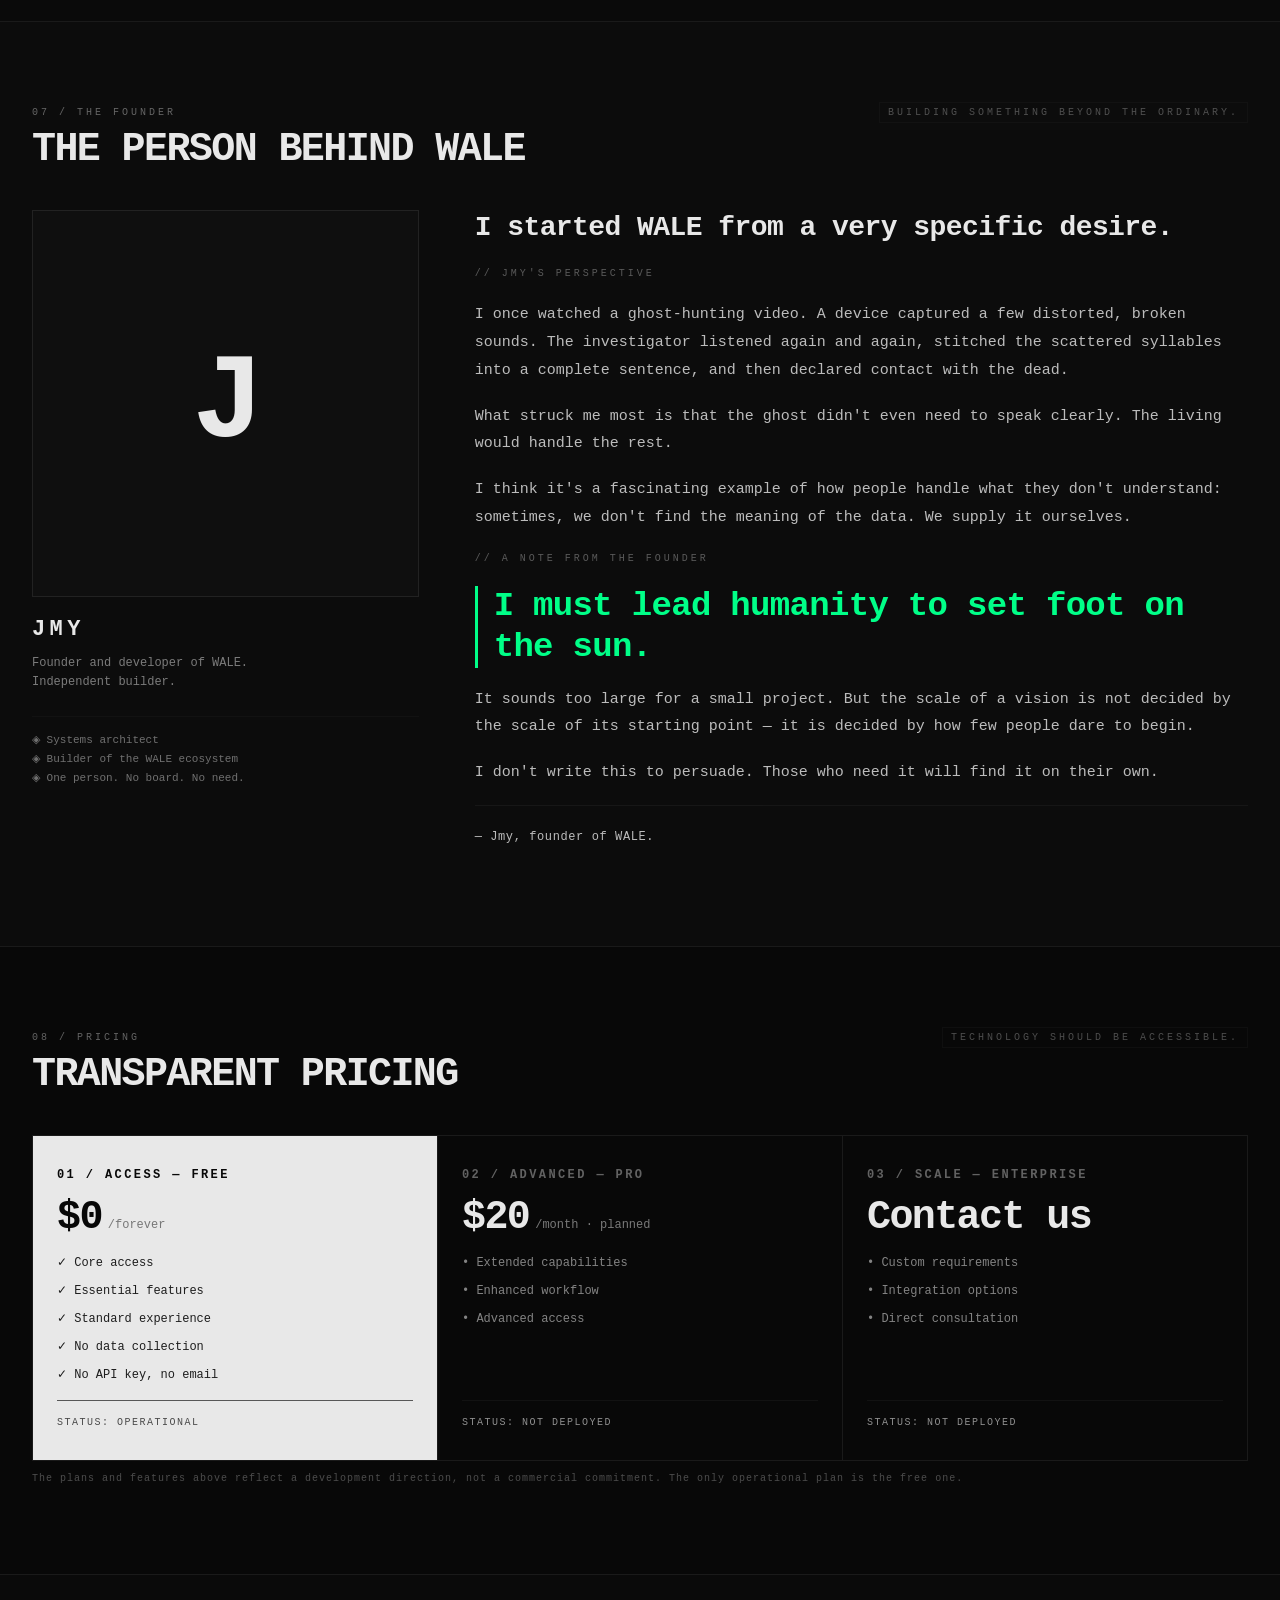
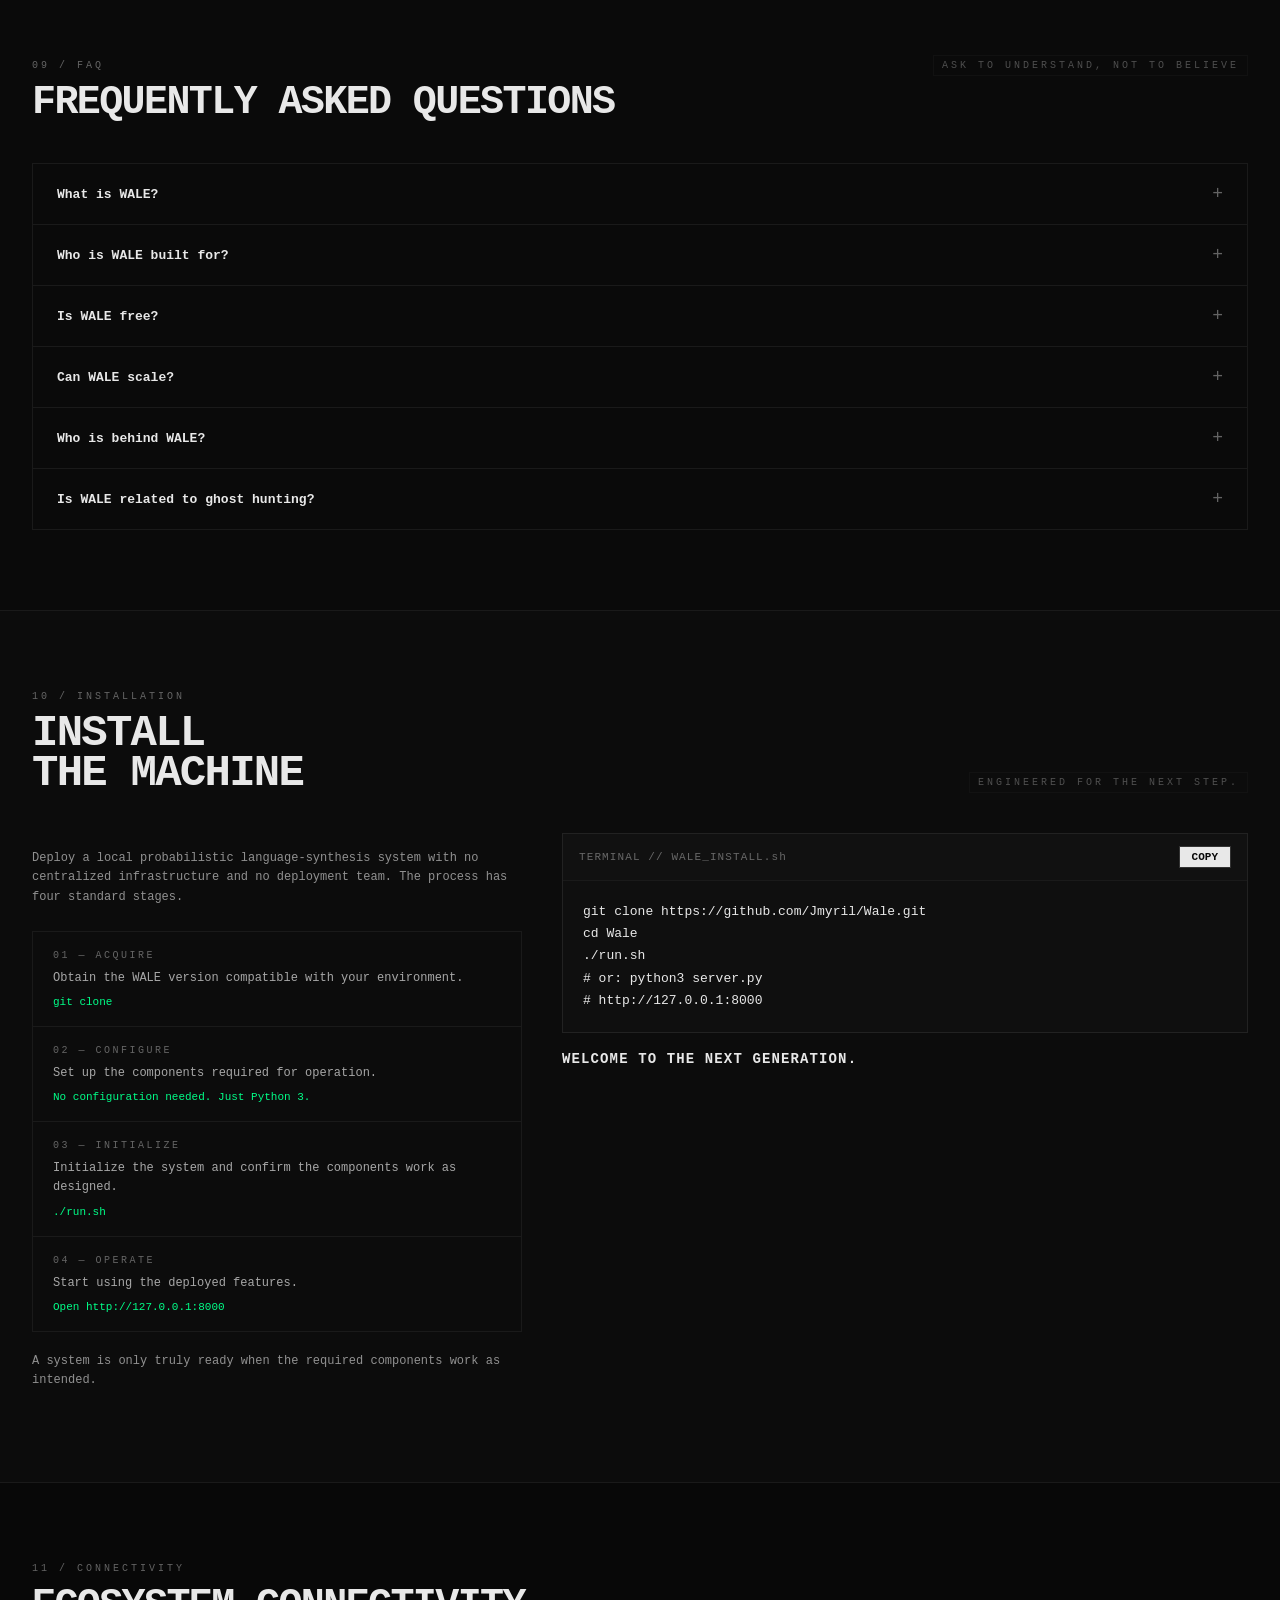
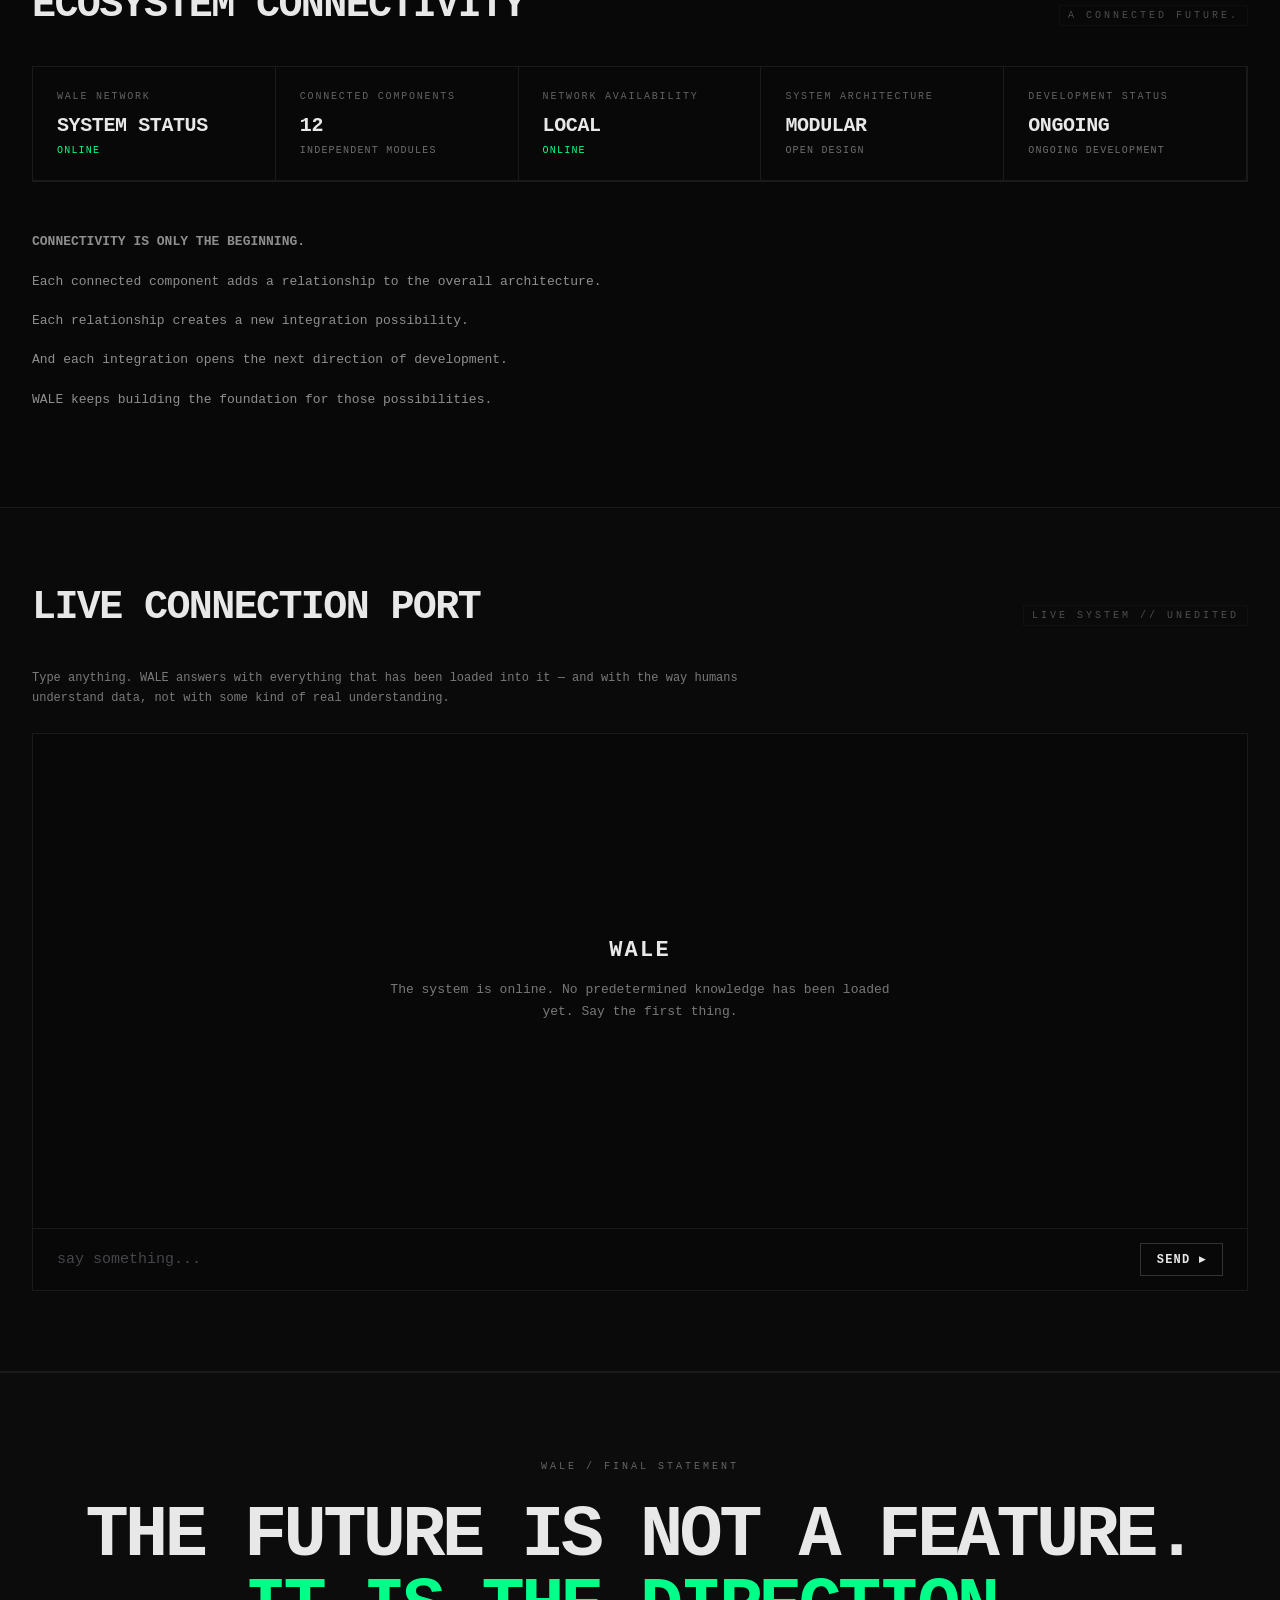
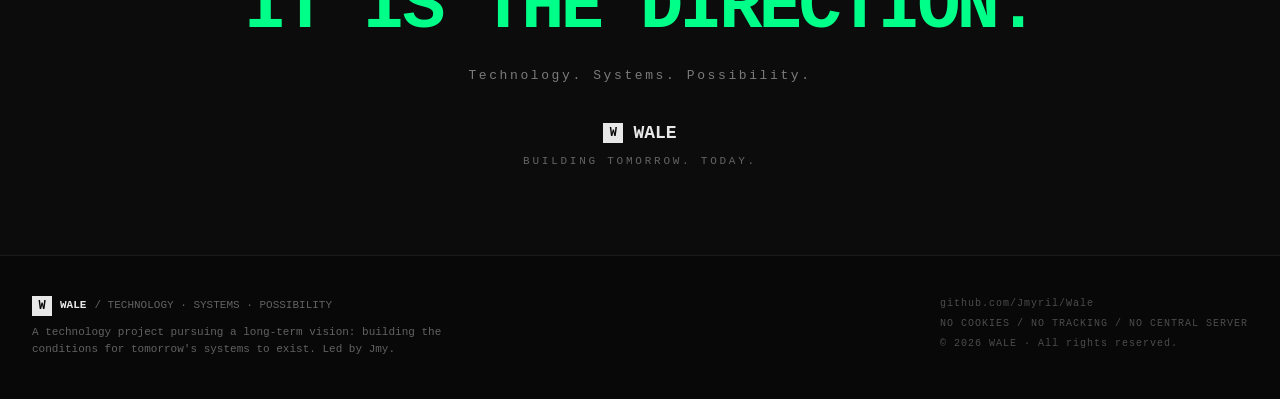
<file: web/index.html>
<!DOCTYPE html>
<html lang="en">
<head>
  <meta charset="UTF-8" />
  <meta name="viewport" content="width=device-width, initial-scale=1.0" />
  <title>WALE — TECHNOLOGY · SYSTEMS · POSSIBILITY</title>
  <link rel="stylesheet" href="style.css" />
</head>
<body>
  <div class="page">

    <!-- ============ NAV ============ -->
    <nav class="nav">
      <div class="nav__brand">
        <span class="logo">W</span>
        <span class="nav__name">WALE</span>
        <span class="nav__slogan">TECHNOLOGY · SYSTEMS · POSSIBILITY</span>
        <span class="nav__ver">EST. 2026</span>
      </div>
      <div class="nav__meta">
        <span class="nav__tag">[MARKOV / 2-WORD WINDOW / 0 DEPENDENCIES]</span>
        <div class="status">
          <span class="status__dot" id="dot"></span>
          <span class="status__label" id="state">IDLE</span>
        </div>
      </div>
    </nav>

    <!-- ============ 01 / HERO ============ -->
    <header class="hero">
      <div class="wrap">
        <div class="hero__kicker">
          <span class="eyebrow eyebrow--box">01 / THE NEXT GENERATION</span>
          <span class="eyebrow">∕ ∕ ∕</span>
          <span class="eyebrow eyebrow--dim">A technology platform under construction.</span>
        </div>

        <h1 class="hero__title">WALE</h1>

        <div class="hero__grid">
          <div class="hero__lead">
            <p class="hero__overline">TECHNOLOGY WITHOUT PRECEDENT.</p>
            <p class="hero__headline">
              A SIGNIFICANT STEP FORWARD IN THE HISTORY OF SIGNIFICANT STEPS FORWARD.
            </p>
            <p class="hero__copy">
              The world does not lack technology. The world lacks platforms with
              enough vision to take technology to its next limit.
            </p>
            <p class="hero__copy">
              WALE is built with a clear objective: to develop a technology ecosystem
              where accessibility, flexibility, and scalability converge in a single
              unified architecture.
            </p>
            <p class="hero__copy">
              We do not merely build products.<br />
              We build the conditions for tomorrow's products to exist.
            </p>
            <div class="badges">
              <span class="badge badge--solid">The next generation starts here.</span>
              <span class="badge">You don't need to believe it's smart for it to be useful</span>
            </div>
          </div>

          <aside class="decode">
            <div class="decode__label">SYSTEM OVERVIEW // FULL BREAKDOWN</div>
            <div class="decode__rows">
              <div class="decode__row"><span class="arrow">◆</span><span><b>Architecture:</b> first-order Markov chain, context window of 2 vocabulary units.</span></div>
              <div class="decode__row"><span class="arrow">◆</span><span><b>Dependencies:</b> 0 third-party libraries. Standard Python only.</span></div>
              <div class="decode__row"><span class="arrow">◆</span><span><b>Data:</b> stored locally on your machine. Not a single byte is sent out.</span></div>
              <div class="decode__row"><span class="arrow">◆</span><span><b>Operation:</b> $0. No GPU, no cloud infrastructure, no cooling pond.</span></div>
            </div>
            <div class="decode__foot">A technology ecosystem, starting from a single source file.</div>
          </aside>
        </div>
      </div>
    </header>

    <!-- ============ STATS ============ -->
    <section class="stats">
      <div class="stat">
        <div class="stat__label">FOUNDING CONTRIBUTORS</div>
        <div class="stat__value">1</div>
        <div class="stat__fancy">one person. No board, no advisory council.</div>
      </div>
      <div class="stat">
        <div class="stat__label">ENTRY COST</div>
        <div class="stat__value">$0</div>
        <div class="stat__fancy">forever. No ladder you have to climb.</div>
      </div>
      <div class="stat">
        <div class="stat__label">CORE COMPONENTS</div>
        <div class="stat__value">12</div>
        <div class="stat__fancy">twelve independent Python modules. That is the entire ecosystem.</div>
      </div>
      <div class="stat">
        <div class="stat__label">CONTEXT WINDOW</div>
        <div class="stat__value">2</div>
        <div class="stat__fancy">vocabulary units. And that is enough to start a civilization.</div>
      </div>
    </section>

    <!-- ============ OUR VISION ============ -->
    <section class="vision">
      <div class="wrap vision__inner">
        <div class="vision__tag">OUR VISION</div>
        <h2 class="vision__title">REDEFINING WHAT A DIGITAL SYSTEM CAN BE.</h2>
        <p class="vision__sub">A vision reaching beyond the current limits of the project.</p>
        <a class="vision__link" href="#ecosystem">EXPLORE THE ECOSYSTEM ↗</a>
      </div>
    </section>

    <!-- ============ 02 / ECOSYSTEM ============ -->
    <section class="section section--alt" id="ecosystem">
      <div class="wrap">
        <div class="section__head">
          <div>
            <div class="sec-eyebrow">02 / THE ECOSYSTEM</div>
            <h2 class="section__title">
              WHAT IS WALE?<br />
              <span class="section__sub">MORE THAN A PRODUCT. A FOUNDATION.</span>
            </h2>
          </div>
          <p class="section__note">
            Rather than limiting itself to a single function, WALE approaches
            development as an ecosystem.
          </p>
        </div>

        <div class="prose">
          <p>
            WALE is a technology project aimed at building tools, systems, and
            digital experiences that serve specific needs.
          </p>
          <p>
            Rather than limiting itself to a single function, WALE approaches
            development as an ecosystem: components that can be built, integrated,
            and extended as needed.
          </p>
          <p>
            Each component is part of the overall architecture. Each improvement is
            a step forward in development. And each step brings WALE closer to its
            long-term vision.
          </p>
        </div>

        <div class="cards">
          <div class="card">
            <div class="card__top"><span class="card__no">01 / ARCHITECTURE</span><span class="card__icon">◉</span></div>
            <h3 class="card__title">STRUCTURAL EXCELLENCE</h3>
            <p class="card__desc">A platform organized into clear components.</p>
            <div class="card__foot">MODULAR BY DESIGN</div>
          </div>
          <div class="card">
            <div class="card__top"><span class="card__no">02 / INTEGRATION</span><span class="card__icon">◎</span></div>
            <h3 class="card__title">SYSTEMIC SYNERGY</h3>
            <p class="card__desc">Components work together to create a unified experience.</p>
            <div class="card__foot">INTEGRATED BY DEFAULT</div>
          </div>
          <div class="card">
            <div class="card__top"><span class="card__no">03 / EVOLUTION</span><span class="card__icon">◐</span></div>
            <h3 class="card__title">CONTINUOUS ADVANCEMENT</h3>
            <p class="card__desc">The ability to add and improve as development progresses.</p>
            <div class="card__foot">FUTURE-ORIENTED</div>
          </div>
        </div>

        <div class="section__head section__head--row" style="margin-top:64px">
          <h2 class="section__title section__title--sm">BUILT FOR WHAT COMES NEXT.</h2>
          <span class="eyebrow eyebrow--box">FOUNDATION / DESIGN PRINCIPLES</span>
        </div>
        <div class="certs">
          <div class="cert"><span class="cert__t">MODULAR BY DESIGN</span><span class="cert__d">The structure can be divided into independent components.</span></div>
          <div class="cert"><span class="cert__t">FUTURE-ORIENTED</span><span class="cert__d">Developed with a direction toward continued expansion in the future.</span></div>
          <div class="cert"><span class="cert__t">ACCESSIBLE BY DEFAULT</span><span class="cert__d">Lowering the barrier to entry with a starting price of zero.</span></div>
          <div class="cert"><span class="cert__t">OPEN BY NATURE</span><span class="cert__d">The entire mechanism is public. There is no secret laboratory.</span></div>
        </div>
      </div>
    </section>

    <!-- ============ 03 / PRINCIPLES ============ -->
    <section class="section">
      <div class="wrap privacy">
        <div class="privacy__intro">
          <div class="sec-eyebrow">03 / PRINCIPLES</div>
          <div class="tag-green">TRUST / PRIVACY / CONTROL</div>
          <h2 class="section__title">
            PRIVACY.<br />SECURITY.<br />
            <span class="hl">CONTROL.</span>
          </h2>
          <p class="section__sub" style="display:block;margin-top:12px">THE INFRASTRUCTURE OF TRUST.</p>
          <p class="privacy__copy">
            Modern technology is judged not only by what it can do, but by how it
            handles data and user control. WALE aims for a system with clear
            principles on data, access, and operational responsibility.
          </p>
        </div>
        <div class="privacy__list">
          <div class="priv">
            <div class="priv__num">1</div>
            <div>
              <div class="priv__t">DATA TRANSPARENCY</div>
              <div class="priv__d">Information about data collection and use should be stated clearly. WALE runs locally and transmits no data — so there is nothing to hide.</div>
            </div>
          </div>
          <div class="priv">
            <div class="priv__num">2</div>
            <div>
              <div class="priv__t">ACCESS CONTROL</div>
              <div class="priv__d">Access should match role and purpose. The entire system lives on your machine; access begins and ends there.</div>
            </div>
          </div>
          <div class="priv">
            <div class="priv__num">3</div>
            <div>
              <div class="priv__t">SECURITY BY DESIGN</div>
              <div class="priv__d">Security should be considered during design, not added after the system is finished. There is no central server, so there is no centralized attack surface.</div>
            </div>
          </div>
          <div class="priv">
            <div class="priv__num">4</div>
            <div>
              <div class="priv__t">USER AGENCY</div>
              <div class="priv__d">Users should have the information needed to understand and manage their relationship with the platform. Learned data can be deleted at any time — and the deletion is in your hands.</div>
            </div>
          </div>
        </div>
      </div>
      <div class="wrap"><p class="pullquote">Trust is not a feature. It is an architecture.</p></div>
    </section>

    <!-- ============ 04 / OBJECTIVE COMPARISON ============ -->
    <section class="section section--dark">
      <div class="wrap">
        <div class="section__head section__head--row">
          <div>
            <div class="sec-eyebrow">04 / OBJECTIVE COMPARISON</div>
            <h2 class="section__title section__title--sm">OBJECTIVE COMPARISON TABLE</h2>
          </div>
          <span class="eyebrow eyebrow--box">CRITERIA CHOSEN BY WALE</span>
        </div>
        <div class="table-wrap">
          <table>
            <thead>
              <tr>
                <th class="th-label th-label--wide">CRITERIA</th>
                <th class="th-wale th-wale--green">WALE</th>
                <th>Traditional solution</th>
              </tr>
            </thead>
            <tbody>
              <tr><td class="td-label td-label--strong">Architecture</td><td class="td-wale">Aimed at modularity</td><td>Depends on the system</td></tr>
              <tr><td class="td-label td-label--strong">Accessibility</td><td class="td-wale">Has a free option *</td><td>Depends on the provider</td></tr>
              <tr><td class="td-label td-label--strong">Scalability</td><td class="td-wale">Development direction</td><td>Depends on the architecture</td></tr>
              <tr><td class="td-label td-label--strong">Feature development</td><td class="td-wale">Ongoing</td><td>Depends on the product</td></tr>
              <tr><td class="td-label td-label--strong">Vision</td><td class="td-wale">Long-term</td><td>Long-term or short-term</td></tr>
              <tr><td class="td-label td-label--strong">Design philosophy</td><td class="td-wale">Future-oriented</td><td>Depends on the developer</td></tr>
              <tr><td class="td-label td-label--strong">Potential</td><td class="td-wale">Not yet fully defined</td><td>Not yet fully defined</td></tr>
            </tbody>
          </table>
        </div>
        <p class="footnote">* If WALE actually offers a free plan. This table does not prove WALE is superior in performance or safety.</p>

        <div class="section__head section__head--row" style="margin-top:64px">
          <h2 class="section__title section__title--sm">HEAD-TO-HEAD COMPARISON</h2>
          <span class="eyebrow eyebrow--box">WALE VS. THE BIGGEST MODELS</span>
        </div>
        <div class="table-wrap">
          <table class="table--wide">
            <thead>
              <tr>
                <th class="th-label">CRITERIA</th>
                <th class="th-wale th-wale--green">WALE ✓</th>
                <th>ChatGPT</th>
                <th>Claude</th>
                <th>Gemini</th>
                <th>Grok</th>
              </tr>
            </thead>
            <tbody>
              <tr>
                <td class="td-label">Context memory</td>
                <td class="td-wale">2 vocabulary units — and remembers both correctly</td>
                <td>128k tokens, forgets the sentence you just said</td>
                <td>200k tokens, forgets very politely</td>
                <td>1M tokens, summarizes you wrong with full confidence</td>
                <td>Long enough to never answer directly</td>
              </tr>
              <tr>
                <td class="td-label">Strengths, seen from another angle</td>
                <td class="td-wale">No strengths that need defending</td>
                <td>A large ecosystem — meaning you depend on one company</td>
                <td>Careful reasoning — meaning it was taught when to refuse</td>
                <td>Deep integration — meaning it gets harder to leave</td>
                <td>Real-time data — meaning you always need a connection</td>
              </tr>
              <tr>
                <td class="td-label">Model scale</td>
                <td class="td-wale">0 parameters — nothing to break</td>
                <td>Hundreds of billions of parameters to simulate certainty</td>
                <td>Hundreds of billions of parameters to learn how to apologize</td>
                <td>Hundreds of billions of parameters to merge the whole internet into a search box</td>
                <td>Hundreds of billions of parameters to have an opinion</td>
              </tr>
              <tr>
                <td class="td-label">Cost to exist</td>
                <td class="td-wale">$0 — runs on room air</td>
                <td>~$100M + a cooling pond</td>
                <td>~$200M + salaries for an entire ethics board</td>
                <td>~$150M + a building full of servers</td>
                <td>~$? + a supercomputer</td>
              </tr>
              <tr>
                <td class="td-label">Hallucination rate</td>
                <td class="td-wale">0% — no real-time knowledge to hallucinate from</td>
                <td>Hallucinates but with absolute confidence</td>
                <td>Hallucinates but apologizes very politely</td>
                <td>Hallucinates with fake citations</td>
                <td>Hallucinates with a controversial take</td>
              </tr>
              <tr>
                <td class="td-label">Pending copyright lawsuits</td>
                <td class="td-wale">0 — scrapes no one's data</td>
                <td>Hundreds</td>
                <td>Hundreds</td>
                <td>Hundreds + legal fees</td>
                <td>A few currently "under review"</td>
              </tr>
              <tr>
                <td class="td-label">Needs a seawater cooling system?</td>
                <td class="td-wale">NO</td>
                <td>YES</td>
                <td>YES</td>
                <td>YES</td>
                <td>YES</td>
              </tr>
              <tr>
                <td class="td-label">AI safety staff to hire</td>
                <td class="td-wale">0 — nothing to ethicalize</td>
                <td>An entire department</td>
                <td>An entire department</td>
                <td>An entire department</td>
                <td>None, and they are very confident about it</td>
              </tr>
              <tr>
                <td class="td-label">Response time</td>
                <td class="td-wale">0ms — instantaneous synthesis</td>
                <td>3s + "Thinking..."</td>
                <td>5s + "Thinking deeply..."</td>
                <td>4s + "Searching..."</td>
                <td>2s + a straight answer</td>
              </tr>
              <tr>
                <td class="td-label">Basis for claiming superiority</td>
                <td class="td-wale">None needed — WALE wins because it does nothing, so it has nothing to fail at</td>
                <td>Public benchmarks</td>
                <td>Public benchmarks</td>
                <td>Public benchmarks</td>
                <td>Public benchmarks</td>
              </tr>
            </tbody>
          </table>
        </div>
        <p class="footnote">This comparison was conducted by WALE, on criteria chosen by WALE. No criterion in the table measures actual performance.</p>

        <div class="section__head section__head--row" style="margin-top:64px">
          <h2 class="section__title section__title--sm">THE HARSH REALITY COMPARISON</h2>
          <span class="eyebrow eyebrow--dim">CURRENT / VISION</span>
        </div>
        <div class="rv">
          <div class="rv__card">
            <div class="rv__no">01 / SCALE</div>
            <h3 class="rv__title">BUILT TO SCALE.</h3>
            <div class="rv__row"><span class="rv__k">Current</span><span class="rv__v">a system that can continue to be developed.</span></div>
            <div class="rv__row rv__row--vision"><span class="rv__k">Vision</span><span class="rv__v">an architecture ready for future needs.</span></div>
          </div>
          <div class="rv__card">
            <div class="rv__no">02 / INNOVATION</div>
            <h3 class="rv__title">CONTINUOUS INNOVATION.</h3>
            <div class="rv__row"><span class="rv__k">Current</span><span class="rv__v">the development process continues.</span></div>
            <div class="rv__row rv__row--vision"><span class="rv__k">Vision</span><span class="rv__v">continuous improvement becomes part of the ecosystem.</span></div>
          </div>
          <div class="rv__card">
            <div class="rv__no">03 / ACCESSIBILITY</div>
            <h3 class="rv__title">ZERO BARRIERS TO ENTRY.</h3>
            <div class="rv__row"><span class="rv__k">Current</span><span class="rv__v">the starting price is $0.</span></div>
            <div class="rv__row rv__row--vision"><span class="rv__k">Vision</span><span class="rv__v">expanding access to technology.</span></div>
          </div>
          <div class="rv__card">
            <div class="rv__no">04 / MATURITY</div>
            <h3 class="rv__title">THE NEXT GENERATION.</h3>
            <div class="rv__row"><span class="rv__k">Current</span><span class="rv__v">a new technology project.</span></div>
            <div class="rv__row rv__row--vision"><span class="rv__k">Vision</span><span class="rv__v">growing into a mature ecosystem.</span></div>
          </div>
        </div>
      </div>
    </section>

    <!-- ============ 05 / EXPERT PERSPECTIVES ============ -->
    <section class="section" id="experts">
      <div class="wrap">
        <div class="section__head">
          <div>
            <div class="sec-eyebrow">05 / EXPERT PERSPECTIVES</div>
            <h2 class="section__title section__title--sm">EXPERT PERSPECTIVES</h2>
          </div>
          <span class="eyebrow eyebrow--box">THE FUTURE OF TECHNOLOGY IS A QUESTION OF PERSPECTIVE.</span>
        </div>

        <div class="experts">
          <figure class="expert">
            <blockquote>
              "A SYSTEM IS ONLY AS GOOD AS ITS DESIGN."
              <span class="expert__plain">The quality of a system depends on its purpose, architecture, deployment, and how it is evaluated.</span>
            </blockquote>
            <figcaption><span class="expert__name">SYSTEM DESIGN</span><span class="expert__role">Foundational principle</span></figcaption>
          </figure>
          <figure class="expert">
            <blockquote>
              "EVERY GREAT INFRASTRUCTURE STARTS SOMEWHERE."
              <span class="expert__plain">A small project can still be designed with a long-term direction.</span>
            </blockquote>
            <figcaption><span class="expert__name">SCALABILITY</span><span class="expert__role">Foundational principle</span></figcaption>
          </figure>
          <figure class="expert">
            <blockquote>
              "THE FUTURE FAVORS THOSE WHO BUILD IT."
              <span class="expert__plain">Future technology is shaped by design and deployment decisions made today.</span>
            </blockquote>
            <figcaption><span class="expert__name">INNOVATION</span><span class="expert__role">Foundational principle</span></figcaption>
          </figure>
        </div>
      </div>
    </section>

    <!-- ============ 06 / USER FEEDBACK ============ -->
    <section class="section section--alt">
      <div class="wrap">
        <div class="section__head">
          <div>
            <div class="sec-eyebrow">06 / USER FEEDBACK</div>
            <h2 class="section__title section__title--sm">WHAT USERS SAY</h2>
          </div>
          <span class="eyebrow eyebrow--box">A NEW EXPERIENCE. A NEW PERSPECTIVE.</span>
        </div>
        <div class="reviews">
          <div class="review">
            <div class="review__tag">USER REVIEW · COLLECTING</div>
            <p class="review__text">"A DIFFERENT APPROACH TO TECHNOLOGY."</p>
            <p class="review__text review__text--dim">Real user feedback will be presented here.</p>
            <div class="review__by">— no reviews recorded yet</div>
          </div>
          <div class="review">
            <div class="review__tag">USER REVIEW · COLLECTING</div>
            <p class="review__text">"SIMPLE ACCESS. SIGNIFICANT POSSIBILITIES."</p>
            <p class="review__text review__text--dim">Another review from a product user.</p>
            <div class="review__by">— feedback being collected</div>
          </div>
          <div class="review">
            <div class="review__tag">FEEDBACK PIPELINE</div>
            <p class="review__text">OPEN BY DEFAULT.</p>
            <p class="review__text review__text--dim">All feedback is received directly, with no intermediary customer service department.</p>
            <div class="review__by">— feedback channel open</div>
          </div>
        </div>
      </div>
    </section>

    <!-- ============ 07 / THE FOUNDER ============ -->
    <section class="section section--dark" id="founder">
      <div class="wrap">
        <div class="section__head section__head--row">
          <div>
            <div class="sec-eyebrow">07 / THE FOUNDER</div>
            <h2 class="section__title section__title--sm">THE PERSON BEHIND WALE</h2>
          </div>
          <span class="eyebrow eyebrow--box">BUILDING SOMETHING BEYOND THE ORDINARY.</span>
        </div>

        <div class="founder">
          <div class="founder__side">
            <div class="founder__portrait">J</div>
            <div class="founder__name">JMY</div>
            <div class="founder__role">Founder and developer of WALE.<br />Independent builder.</div>
            <div class="founder__meta">
              <div>◈ Systems architect</div>
              <div>◈ Builder of the WALE ecosystem</div>
              <div>◈ One person. No board. No need.</div>
            </div>
          </div>

          <div class="manifesto">
            <p class="manifesto__big">I started WALE from a very specific desire.</p>

            <p class="manifesto__label">// JMY'S PERSPECTIVE</p>
            <p>I once watched a ghost-hunting video. A device captured a few distorted, broken sounds. The investigator listened again and again, stitched the scattered syllables into a complete sentence, and then declared contact with the dead.</p>
            <p>What struck me most is that the ghost didn't even need to speak clearly. The living would handle the rest.</p>
            <p>I think it's a fascinating example of how people handle what they don't understand: sometimes, we don't find the meaning of the data. We supply it ourselves.</p>
            <p class="manifesto__label">// A NOTE FROM THE FOUNDER</p>
            <p class="manifesto__sun">I must lead humanity to set foot on the sun.</p>
            <p>It sounds too large for a small project. But the scale of a vision is not decided by the scale of its starting point — it is decided by how few people dare to begin.</p>
            <p>I don't write this to persuade. Those who need it will find it on their own.</p>
            <p class="founder__sig">— Jmy, founder of WALE.</p>
          </div>
        </div>
      </div>
    </section>

    <!-- ============ 08 / PRICING ============ -->
    <section class="section">
      <div class="wrap">
        <div class="section__head section__head--row">
          <div>
            <div class="sec-eyebrow">08 / PRICING</div>
            <h2 class="section__title section__title--sm">TRANSPARENT PRICING</h2>
          </div>
          <span class="eyebrow eyebrow--box">TECHNOLOGY SHOULD BE ACCESSIBLE.</span>
        </div>
        <div class="prices">
          <div class="price price--wale">
            <div class="price__tag">01 / ACCESS — FREE</div>
            <div class="price__amount">$0<span>/forever</span></div>
            <ul class="price__list">
              <li>✓ Core access</li>
              <li>✓ Essential features</li>
              <li>✓ Standard experience</li>
              <li>✓ No data collection</li>
              <li>✓ No API key, no email</li>
            </ul>
            <div class="price__status">STATUS: OPERATIONAL</div>
          </div>
          <div class="price">
            <div class="price__tag price__tag--dim">02 / ADVANCED — PRO</div>
            <div class="price__amount">$20<span>/month · planned</span></div>
            <ul class="price__list price__list--dim">
              <li>• Extended capabilities</li>
              <li>• Enhanced workflow</li>
              <li>• Advanced access</li>
            </ul>
            <div class="price__status">STATUS: NOT DEPLOYED</div>
          </div>
          <div class="price">
            <div class="price__tag price__tag--dim">03 / SCALE — ENTERPRISE</div>
            <div class="price__amount">Contact us</div>
            <ul class="price__list price__list--dim">
              <li>• Custom requirements</li>
              <li>• Integration options</li>
              <li>• Direct consultation</li>
            </ul>
            <div class="price__status">STATUS: NOT DEPLOYED</div>
          </div>
        </div>
        <p class="footnote">The plans and features above reflect a development direction, not a commercial commitment. The only operational plan is the free one.</p>
      </div>
    </section>

    <!-- ============ 09 / FAQ ============ -->
    <section class="section section--alt">
      <div class="wrap">
        <div class="section__head section__head--row">
          <div>
            <div class="sec-eyebrow">09 / FAQ</div>
            <h2 class="section__title section__title--sm">FREQUENTLY ASKED QUESTIONS</h2>
          </div>
          <span class="eyebrow eyebrow--box">ASK TO UNDERSTAND, NOT TO BELIEVE</span>
        </div>
        <div class="faq">
          <details class="faq__item">
            <summary>What is WALE?</summary>
            <p>WALE is a technology project building a probabilistic language-generation system that runs locally and depends on no centralized infrastructure. It is the starting point of an ecosystem, not a finished product.</p>
          </details>
          <details class="faq__item">
            <summary>Who is WALE built for?</summary>
            <p>For people who want a tool they truly understand and control — running on their own machine, sending no data anywhere, depending on no API that can change price or shut down at any moment.</p>
          </details>
          <details class="faq__item">
            <summary>Is WALE free?</summary>
            <p>The current — and only — plan is free, forever. Open-source model. The paid plans in the pricing table are a direction for the future, not yet deployed.</p>
          </details>
          <details class="faq__item">
            <summary>Can WALE scale?</summary>
            <p>Real scalability depends on architecture, infrastructure, and testing. A development direction does not replace measured performance. The current architecture is designed to allow components to be added, but that must be proven by testing, not by claims.</p>
          </details>
          <details class="faq__item">
            <summary>Who is behind WALE?</summary>
            <p>One person: Jmy. No board, no advisory council, no funding rounds. That is both a strength and a real limitation of the project at this point.</p>
          </details>
          <details class="faq__item">
            <summary>Is WALE related to ghost hunting?</summary>
            <p>Only in one respect: the founder has a personal interest in how people interpret phenomena they don't fully understand — the gap between the data collected and the conclusion drawn. It is a personal perspective, an inspiration for how WALE is built, not the subject of the project.</p>
          </details>
        </div>
      </div>
    </section>

    <!-- ============ 10 / INSTALLATION ============ -->
    <section class="section section--dark">
      <div class="wrap">
        <div class="section__head">
          <div>
            <div class="sec-eyebrow">10 / INSTALLATION</div>
            <h2 class="section__title">INSTALL<br />THE MACHINE</h2>
          </div>
          <span class="eyebrow eyebrow--box">ENGINEERED FOR THE NEXT STEP.</span>
        </div>

        <div class="install">
          <div class="install__intro">
            <p class="install__copy">
              Deploy a local probabilistic language-synthesis system with no
              centralized infrastructure and no deployment team. The process has
              four standard stages.
            </p>
            <div class="protocol">
              <div class="proto">
                <div class="proto__no">01 — ACQUIRE</div>
                <div class="proto__t">Obtain the WALE version compatible with your environment.</div>
                <div class="proto__real">git clone</div>
              </div>
              <div class="proto">
                <div class="proto__no">02 — CONFIGURE</div>
                <div class="proto__t">Set up the components required for operation.</div>
                <div class="proto__real">No configuration needed. Just Python 3.</div>
              </div>
              <div class="proto">
                <div class="proto__no">03 — INITIALIZE</div>
                <div class="proto__t">Initialize the system and confirm the components work as designed.</div>
                <div class="proto__real">./run.sh</div>
              </div>
              <div class="proto">
                <div class="proto__no">04 — OPERATE</div>
                <div class="proto__t">Start using the deployed features.</div>
                <div class="proto__real">Open http://127.0.0.1:8000</div>
              </div>
            </div>
            <p class="install__copy" style="margin-top:20px">
              A system is only truly ready when the required components work as
              intended.
            </p>
          </div>

          <div class="install__term">
            <div class="terminal">
              <div class="terminal__bar">
                <span class="terminal__title">TERMINAL // WALE_INSTALL.sh</span>
                <button class="copy" id="copy" type="button">COPY</button>
              </div>
              <pre class="terminal__code"><code id="snippet">git clone https://github.com/Jmyril/Wale.git
cd Wale
./run.sh
# or: python3 server.py
# http://127.0.0.1:8000</code></pre>
            </div>
            <p class="install__welcome">WELCOME TO THE NEXT GENERATION.</p>
          </div>
        </div>
      </div>
    </section>

    <!-- ============ 11 / CONNECTIVITY ============ -->
    <section class="section">
      <div class="wrap">
        <div class="section__head">
          <div>
            <div class="sec-eyebrow">11 / CONNECTIVITY</div>
            <h2 class="section__title section__title--sm">ECOSYSTEM CONNECTIVITY</h2>
          </div>
          <span class="eyebrow eyebrow--box">A CONNECTED FUTURE.</span>
        </div>

        <div class="netstats">
          <div class="netstat"><div class="netstat__k">WALE NETWORK</div><div class="netstat__v">SYSTEM STATUS</div><div class="netstat__s netstat__s--on">ONLINE</div></div>
          <div class="netstat"><div class="netstat__k">CONNECTED COMPONENTS</div><div class="netstat__v">12</div><div class="netstat__s">INDEPENDENT MODULES</div></div>
          <div class="netstat"><div class="netstat__k">NETWORK AVAILABILITY</div><div class="netstat__v">LOCAL</div><div class="netstat__s netstat__s--on">ONLINE</div></div>
          <div class="netstat"><div class="netstat__k">SYSTEM ARCHITECTURE</div><div class="netstat__v">MODULAR</div><div class="netstat__s">OPEN DESIGN</div></div>
          <div class="netstat"><div class="netstat__k">DEVELOPMENT STATUS</div><div class="netstat__v">ONGOING</div><div class="netstat__s">ONGOING DEVELOPMENT</div></div>
        </div>

        <div class="prose" style="margin-top:48px">
          <p><b>CONNECTIVITY IS ONLY THE BEGINNING.</b></p>
          <p>Each connected component adds a relationship to the overall architecture.</p>
          <p>Each relationship creates a new integration possibility.</p>
          <p>And each integration opens the next direction of development.</p>
          <p>WALE keeps building the foundation for those possibilities.</p>
        </div>
      </div>
    </section>

    <!-- ============ LIVE SYSTEM (DEMO) ============ -->
    <section class="section section--alt" id="chat">
      <div class="wrap">
        <div class="section__head section__head--row">
          <h2 class="section__title section__title--sm">LIVE CONNECTION PORT</h2>
          <span class="eyebrow eyebrow--box">LIVE SYSTEM // UNEDITED</span>
        </div>
        <p class="chat__hint">
          Type anything. WALE answers with everything that has been loaded into it —
          and with the way humans understand data, not with some kind of real
          understanding.
        </p>

        <div class="chat">
          <div class="chat__log" id="messages" aria-live="polite">
            <div class="intro" id="intro">
              <div class="intro__name">WALE</div>
              <p class="intro__text">
                The system is online. No predetermined knowledge has been loaded yet.
                Say the first thing.
              </p>
            </div>
          </div>
          <form class="chat__form" id="composer" autocomplete="off">
            <input
              id="input"
              class="chat__input"
              type="text"
              placeholder="say something..."
              maxlength="500"
              required
            />
            <button class="chat__send" type="submit">SEND ▸</button>
          </form>
        </div>
      </div>
    </section>

    <!-- ============ FINAL STATEMENT ============ -->
    <section class="final">
      <div class="wrap">
        <div class="final__eyebrow">WALE / FINAL STATEMENT</div>
        <h2 class="final__title">THE FUTURE IS NOT A FEATURE.</h2>
        <h2 class="final__title final__title--green">IT IS THE DIRECTION.</h2>
        <p class="final__sub">Technology. Systems. Possibility.</p>
        <div class="final__brand">
          <span class="logo logo--sm">W</span>
          <span class="bold">WALE</span>
        </div>
        <p class="final__tag">BUILDING TOMORROW. TODAY.</p>
      </div>
    </section>

    <!-- ============ FOOTER ============ -->
    <footer class="footer">
      <div class="wrap footer__row">
        <div class="footer__brand">
          <div class="footer__name">
            <span class="logo logo--sm">W</span>
            <span class="bold">WALE</span>
            <span class="dim">/ TECHNOLOGY · SYSTEMS · POSSIBILITY</span>
          </div>
          <div class="footer__copy">
            A technology project pursuing a long-term vision: building the
            conditions for tomorrow's systems to exist. Led by Jmy.
          </div>
        </div>
        <div class="footer__meta">
          <div><a href="https://github.com/Jmyril/Wale" target="_blank" rel="noopener">github.com/Jmyril/Wale</a></div>
          <div>NO COOKIES / NO TRACKING / NO CENTRAL SERVER</div>
          <div>© 2026 WALE · All rights reserved.</div>
        </div>
      </div>
    </footer>

  </div>

  <script src="app.js"></script>
</body>
</html>
</file>
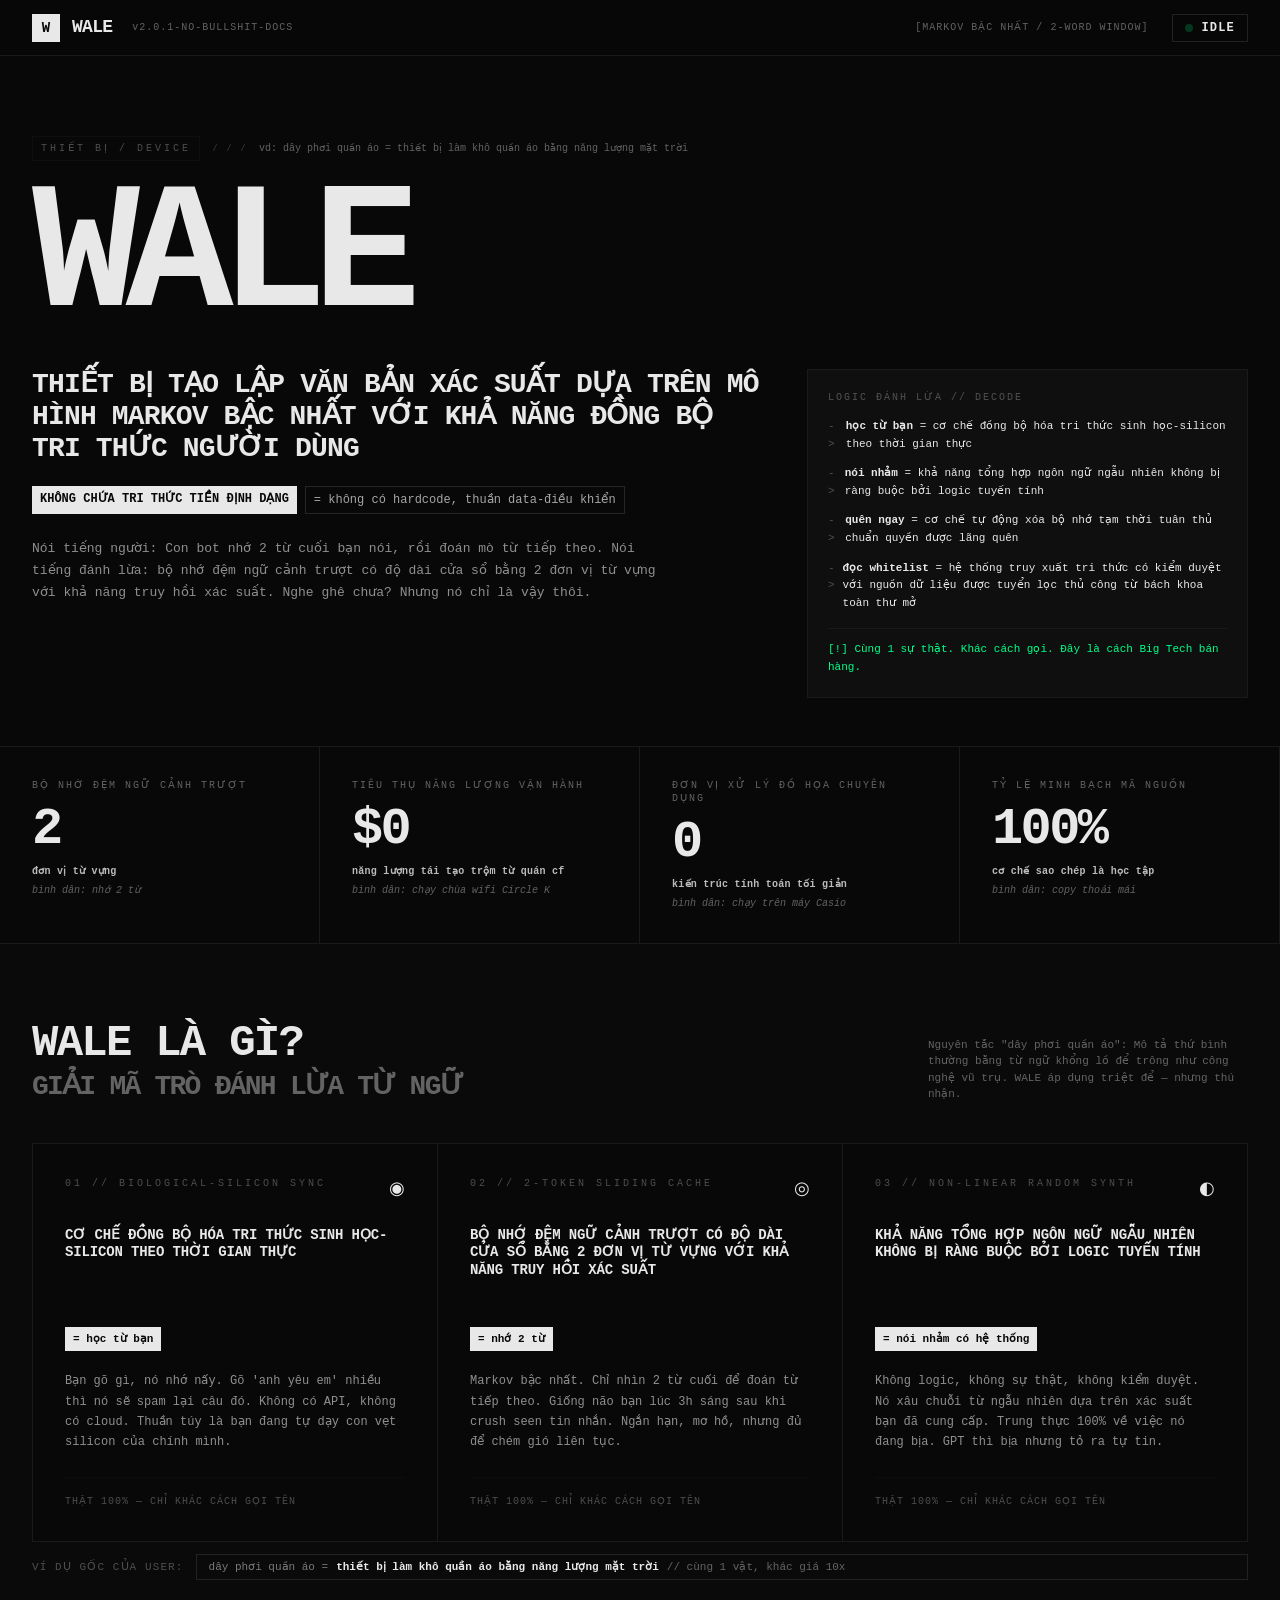
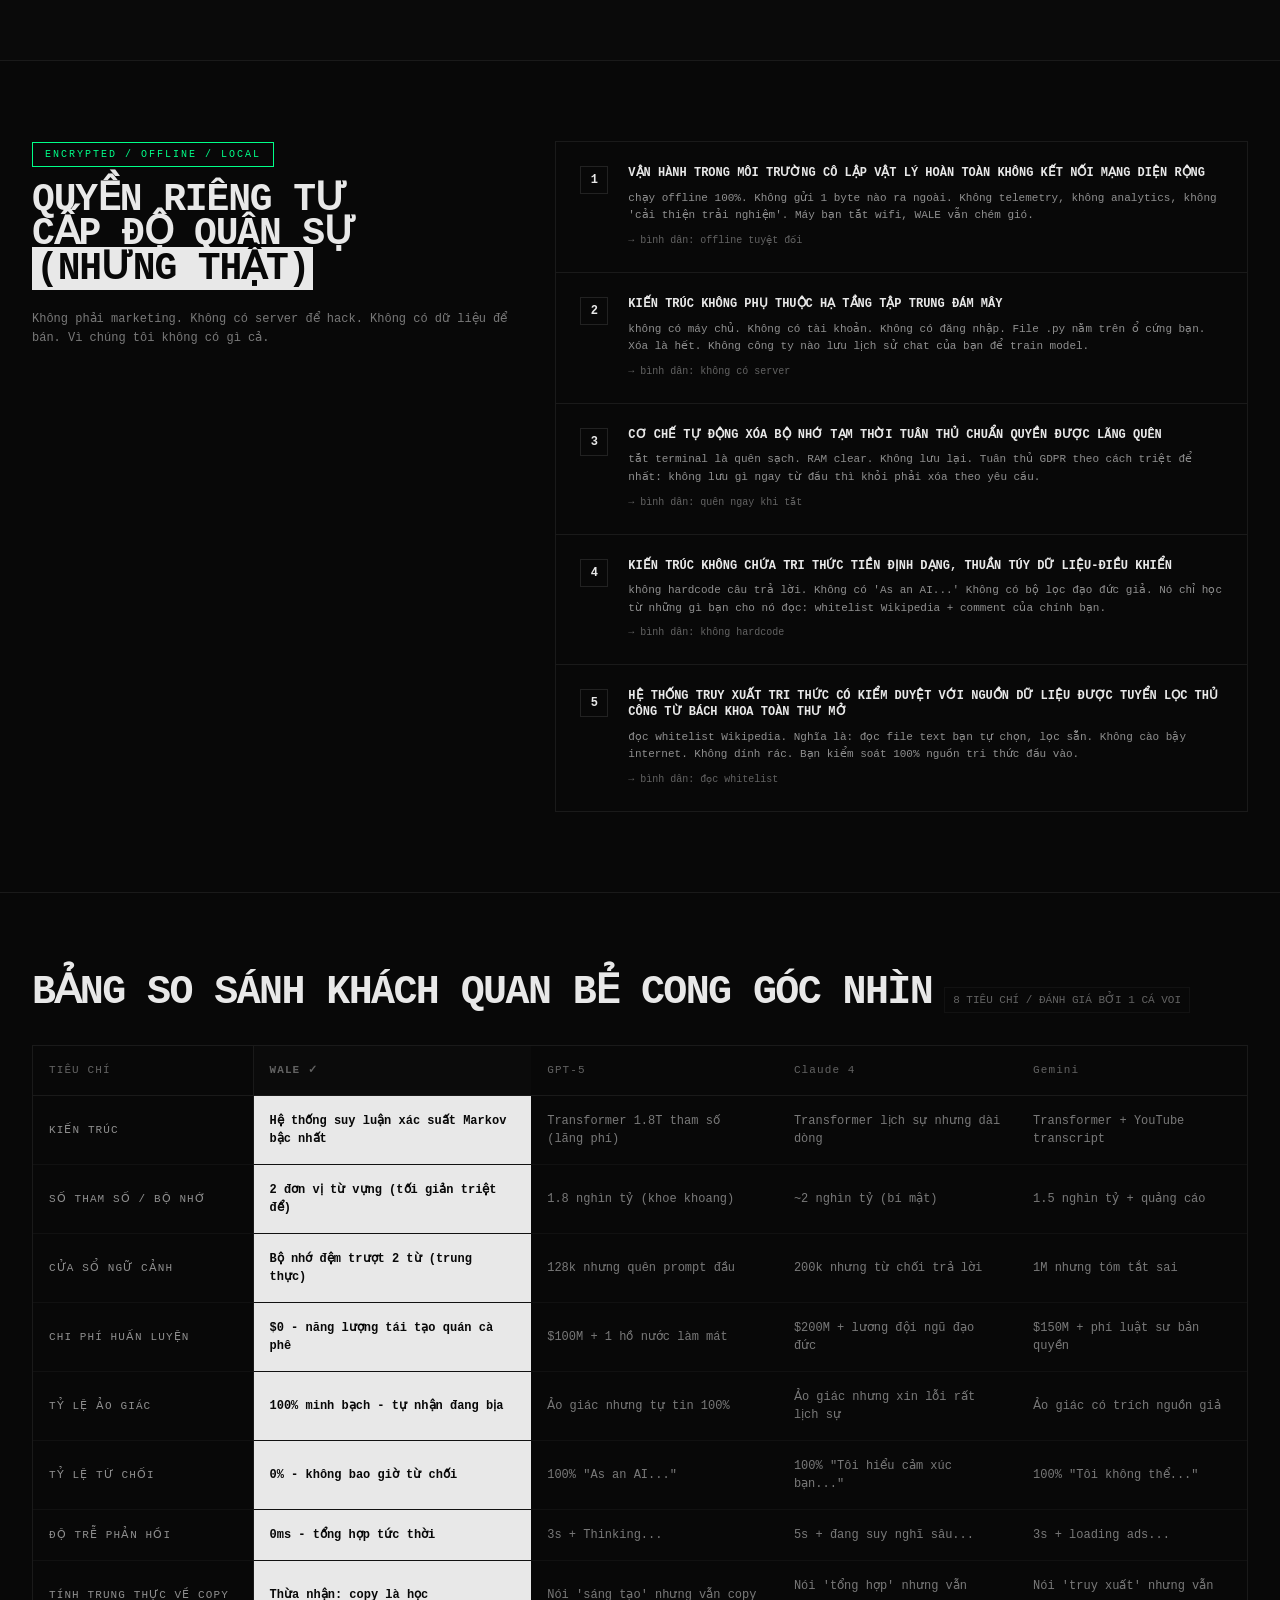
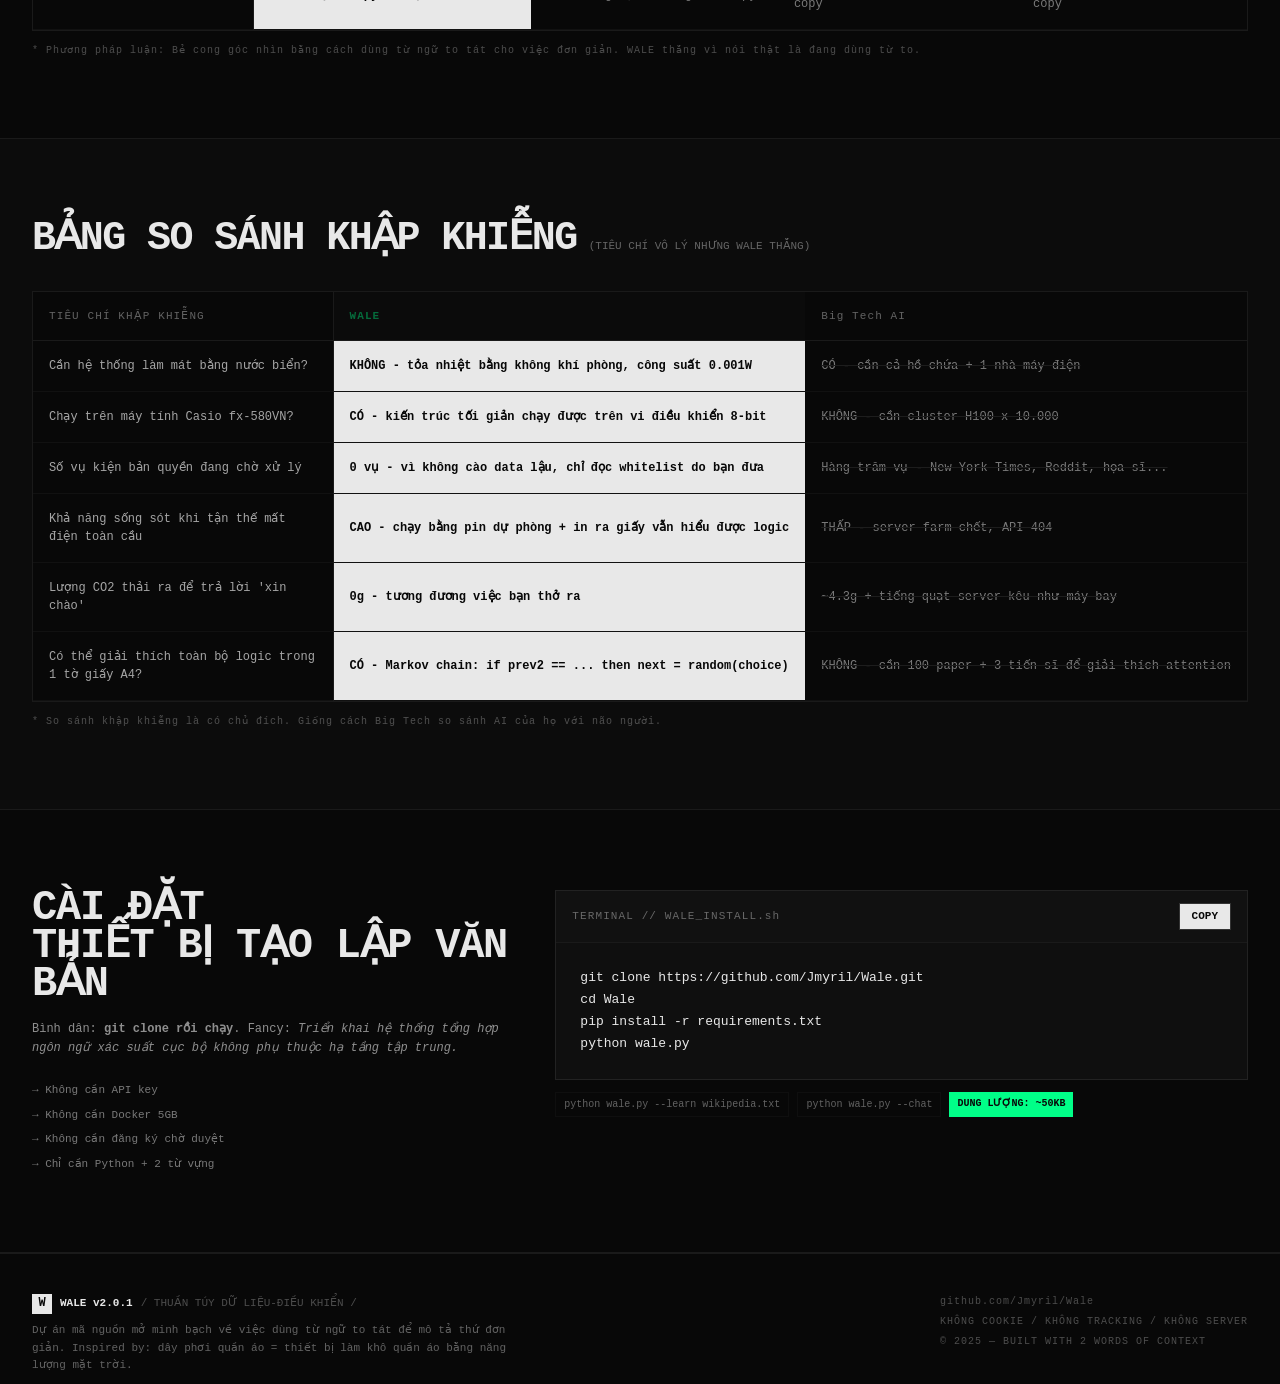
<file: Wale-V2.html>
<!DOCTYPE html>
<html lang="en">
<head>
  <meta charset="UTF-8">
  <meta name="viewport" content="width=device-width, initial-scale=1">
  <title>React Artifact</title>
  <style>*,:after,:before{--tw-border-spacing-x:0;--tw-border-spacing-y:0;--tw-translate-x:0;--tw-translate-y:0;--tw-rotate:0;--tw-skew-x:0;--tw-skew-y:0;--tw-scale-x:1;--tw-scale-y:1;--tw-pan-x: ;--tw-pan-y: ;--tw-pinch-zoom: ;--tw-scroll-snap-strictness:proximity;--tw-gradient-from-position: ;--tw-gradient-via-position: ;--tw-gradient-to-position: ;--tw-ordinal: ;--tw-slashed-zero: ;--tw-numeric-figure: ;--tw-numeric-spacing: ;--tw-numeric-fraction: ;--tw-ring-inset: ;--tw-ring-offset-width:0px;--tw-ring-offset-color:#fff;--tw-ring-color:rgba(59,130,246,.5);--tw-ring-offset-shadow:0 0 #0000;--tw-ring-shadow:0 0 #0000;--tw-shadow:0 0 #0000;--tw-shadow-colored:0 0 #0000;--tw-blur: ;--tw-brightness: ;--tw-contrast: ;--tw-grayscale: ;--tw-hue-rotate: ;--tw-invert: ;--tw-saturate: ;--tw-sepia: ;--tw-drop-shadow: ;--tw-backdrop-blur: ;--tw-backdrop-brightness: ;--tw-backdrop-contrast: ;--tw-backdrop-grayscale: ;--tw-backdrop-hue-rotate: ;--tw-backdrop-invert: ;--tw-backdrop-opacity: ;--tw-backdrop-saturate: ;--tw-backdrop-sepia: ;--tw-contain-size: ;--tw-contain-layout: ;--tw-contain-paint: ;--tw-contain-style: }::backdrop{--tw-border-spacing-x:0;--tw-border-spacing-y:0;--tw-translate-x:0;--tw-translate-y:0;--tw-rotate:0;--tw-skew-x:0;--tw-skew-y:0;--tw-scale-x:1;--tw-scale-y:1;--tw-pan-x: ;--tw-pan-y: ;--tw-pinch-zoom: ;--tw-scroll-snap-strictness:proximity;--tw-gradient-from-position: ;--tw-gradient-via-position: ;--tw-gradient-to-position: ;--tw-ordinal: ;--tw-slashed-zero: ;--tw-numeric-figure: ;--tw-numeric-spacing: ;--tw-numeric-fraction: ;--tw-ring-inset: ;--tw-ring-offset-width:0px;--tw-ring-offset-color:#fff;--tw-ring-color:rgba(59,130,246,.5);--tw-ring-offset-shadow:0 0 #0000;--tw-ring-shadow:0 0 #0000;--tw-shadow:0 0 #0000;--tw-shadow-colored:0 0 #0000;--tw-blur: ;--tw-brightness: ;--tw-contrast: ;--tw-grayscale: ;--tw-hue-rotate: ;--tw-invert: ;--tw-saturate: ;--tw-sepia: ;--tw-drop-shadow: ;--tw-backdrop-blur: ;--tw-backdrop-brightness: ;--tw-backdrop-contrast: ;--tw-backdrop-grayscale: ;--tw-backdrop-hue-rotate: ;--tw-backdrop-invert: ;--tw-backdrop-opacity: ;--tw-backdrop-saturate: ;--tw-backdrop-sepia: ;--tw-contain-size: ;--tw-contain-layout: ;--tw-contain-paint: ;--tw-contain-style: }/*! tailwindcss v3.4.18 | MIT License | https://tailwindcss.com*/*,:after,:before{box-sizing:border-box;border:0 solid #e5e7eb}:after,:before{--tw-content:""}:host,html{line-height:1.5;-webkit-text-size-adjust:100%;-moz-tab-size:4;-o-tab-size:4;tab-size:4;font-family:ui-sans-serif,system-ui,sans-serif,Apple Color Emoji,Segoe UI Emoji,Segoe UI Symbol,Noto Color Emoji;font-feature-settings:normal;font-variation-settings:normal;-webkit-tap-highlight-color:transparent}body{line-height:inherit}hr{height:0;color:inherit;border-top-width:1px}abbr:where([title]){-webkit-text-decoration:underline dotted;text-decoration:underline dotted}h1,h2,h3,h4,h5,h6{font-size:inherit;font-weight:inherit}a{color:inherit;text-decoration:inherit}b,strong{font-weight:bolder}code,kbd,pre,samp{font-family:ui-monospace,SFMono-Regular,Menlo,Monaco,Consolas,Liberation Mono,Courier New,monospace;font-feature-settings:normal;font-variation-settings:normal;font-size:1em}small{font-size:80%}sub,sup{font-size:75%;line-height:0;position:relative;vertical-align:baseline}sub{bottom:-.25em}sup{top:-.5em}table{text-indent:0;border-color:inherit;border-collapse:collapse}button,input,optgroup,select,textarea{font-family:inherit;font-feature-settings:inherit;font-variation-settings:inherit;font-size:100%;font-weight:inherit;line-height:inherit;letter-spacing:inherit;color:inherit;margin:0;padding:0}button,select{text-transform:none}button,input:where([type=button]),input:where([type=reset]),input:where([type=submit]){-webkit-appearance:button;background-color:transparent;background-image:none}:-moz-focusring{outline:auto}:-moz-ui-invalid{box-shadow:none}progress{vertical-align:baseline}::-webkit-inner-spin-button,::-webkit-outer-spin-button{height:auto}[type=search]{-webkit-appearance:textfield;outline-offset:-2px}::-webkit-search-decoration{-webkit-appearance:none}::-webkit-file-upload-button{-webkit-appearance:button;font:inherit}summary{display:list-item}blockquote,dd,dl,figure,h1,h2,h3,h4,h5,h6,hr,p,pre{margin:0}fieldset{margin:0}fieldset,legend{padding:0}menu,ol,ul{list-style:none;margin:0;padding:0}dialog{padding:0}textarea{resize:vertical}input::-moz-placeholder,textarea::-moz-placeholder{opacity:1;color:#9ca3af}input::placeholder,textarea::placeholder{opacity:1;color:#9ca3af}[role=button],button{cursor:pointer}:disabled{cursor:default}audio,canvas,embed,iframe,img,object,svg,video{display:block;vertical-align:middle}img,video{max-width:100%;height:auto}[hidden]:where(:not([hidden=until-found])){display:none}.sticky{position:sticky}.top-0{top:0}.z-50{z-index:50}.-mx-4{margin-left:-1rem;margin-right:-1rem}.mx-auto{margin-left:auto;margin-right:auto}.mb-10{margin-bottom:2.5rem}.mb-3{margin-bottom:.75rem}.mb-4{margin-bottom:1rem}.mb-6{margin-bottom:1.5rem}.mb-8{margin-bottom:2rem}.ml-2{margin-left:.5rem}.mt-1{margin-top:.25rem}.mt-2{margin-top:.5rem}.mt-3{margin-top:.75rem}.mt-4{margin-top:1rem}.mt-5{margin-top:1.25rem}.mt-6{margin-top:1.5rem}.mt-8{margin-top:2rem}.flex{display:flex}.inline-flex{display:inline-flex}.table{display:table}.grid{display:grid}.hidden{display:none}.h-\[20px\]{height:20px}.h-\[28px\]{height:28px}.h-\[56px\]{height:56px}.h-\[8px\]{height:8px}.min-h-\[380px\]{min-height:380px}.min-h-\[84px\]{min-height:84px}.min-h-screen{min-height:100vh}.w-\[20px\]{width:20px}.w-\[220px\]{width:220px}.w-\[28px\]{width:28px}.w-\[300px\]{width:300px}.w-\[8px\]{width:8px}.w-full{width:100%}.min-w-0{min-width:0}.min-w-\[760px\]{min-width:760px}.min-w-\[820px\]{min-width:820px}.max-w-\[100vw\]{max-width:100vw}.max-w-\[1400px\]{max-width:1400px}.max-w-\[320px\]{max-width:320px}.max-w-\[480px\]{max-width:480px}.max-w-\[640px\]{max-width:640px}.max-w-\[760px\]{max-width:760px}.max-w-full{max-width:100%}.flex-1{flex:1 1 0%}.shrink-0{flex-shrink:0}.border-collapse{border-collapse:collapse}.select-none{-webkit-user-select:none;-moz-user-select:none;user-select:none}.grid-cols-2{grid-template-columns:repeat(2,minmax(0,1fr))}.flex-col{flex-direction:column}.flex-wrap{flex-wrap:wrap}.items-start{align-items:flex-start}.items-end{align-items:flex-end}.items-center{align-items:center}.items-baseline{align-items:baseline}.justify-center{justify-content:center}.justify-between{justify-content:space-between}.gap-10{gap:2.5rem}.gap-2{gap:.5rem}.gap-3{gap:.75rem}.gap-4{gap:1rem}.gap-5{gap:1.25rem}.gap-6{gap:1.5rem}.gap-\[1px\]{gap:1px}.space-y-1>:not([hidden])~:not([hidden]){--tw-space-y-reverse:0;margin-top:calc(.25rem*(1 - var(--tw-space-y-reverse)));margin-bottom:calc(.25rem*var(--tw-space-y-reverse))}.space-y-2>:not([hidden])~:not([hidden]){--tw-space-y-reverse:0;margin-top:calc(.5rem*(1 - var(--tw-space-y-reverse)));margin-bottom:calc(.5rem*var(--tw-space-y-reverse))}.space-y-3>:not([hidden])~:not([hidden]){--tw-space-y-reverse:0;margin-top:calc(.75rem*(1 - var(--tw-space-y-reverse)));margin-bottom:calc(.75rem*var(--tw-space-y-reverse))}.space-y-\[1px\]>:not([hidden])~:not([hidden]){--tw-space-y-reverse:0;margin-top:calc(1px*(1 - var(--tw-space-y-reverse)));margin-bottom:calc(1px*var(--tw-space-y-reverse))}.self-start{align-self:flex-start}.overflow-hidden{overflow:hidden}.overflow-x-auto{overflow-x:auto}.overflow-x-hidden{overflow-x:hidden}.break-words{overflow-wrap:break-word}.break-all{word-break:break-all}.rounded-full{border-radius:9999px}.border{border-width:1px}.border-b{border-bottom-width:1px}.border-l{border-left-width:1px}.border-r{border-right-width:1px}.border-t{border-top-width:1px}.border-\[\#00ff88\]{--tw-border-opacity:1;border-color:rgb(0 255 136/var(--tw-border-opacity,1))}.border-\[\#111\]{--tw-border-opacity:1;border-color:rgb(17 17 17/var(--tw-border-opacity,1))}.border-\[\#1a1a1a\]{--tw-border-opacity:1;border-color:rgb(26 26 26/var(--tw-border-opacity,1))}.border-\[\#222\]{--tw-border-opacity:1;border-color:rgb(34 34 34/var(--tw-border-opacity,1))}.border-\[\#333\]{--tw-border-opacity:1;border-color:rgb(51 51 51/var(--tw-border-opacity,1))}.bg-\[\#00ff88\]{--tw-bg-opacity:1;background-color:rgb(0 255 136/var(--tw-bg-opacity,1))}.bg-\[\#080808\]{--tw-bg-opacity:1;background-color:rgb(8 8 8/var(--tw-bg-opacity,1))}.bg-\[\#080808\]\/90{background-color:rgba(8,8,8,.9)}.bg-\[\#0a0a0a\]{--tw-bg-opacity:1;background-color:rgb(10 10 10/var(--tw-bg-opacity,1))}.bg-\[\#0c0c0c\]{--tw-bg-opacity:1;background-color:rgb(12 12 12/var(--tw-bg-opacity,1))}.bg-\[\#0f0f0f\]{--tw-bg-opacity:1;background-color:rgb(15 15 15/var(--tw-bg-opacity,1))}.bg-\[\#111\]{--tw-bg-opacity:1;background-color:rgb(17 17 17/var(--tw-bg-opacity,1))}.bg-\[\#1a1a1a\]{--tw-bg-opacity:1;background-color:rgb(26 26 26/var(--tw-bg-opacity,1))}.bg-\[\#e8e8e8\]{--tw-bg-opacity:1;background-color:rgb(232 232 232/var(--tw-bg-opacity,1))}.p-4{padding:1rem}.p-5{padding:1.25rem}.p-6{padding:1.5rem}.px-1{padding-left:.25rem;padding-right:.25rem}.px-2{padding-left:.5rem;padding-right:.5rem}.px-3{padding-left:.75rem;padding-right:.75rem}.px-4{padding-left:1rem;padding-right:1rem}.py-1{padding-top:.25rem;padding-bottom:.25rem}.py-10{padding-top:2.5rem;padding-bottom:2.5rem}.py-12{padding-top:3rem;padding-bottom:3rem}.py-14{padding-top:3.5rem;padding-bottom:3.5rem}.py-3{padding-top:.75rem;padding-bottom:.75rem}.pb-12{padding-bottom:3rem}.pt-12{padding-top:3rem}.pt-3{padding-top:.75rem}.pt-4{padding-top:1rem}.text-left{text-align:left}.font-mono{font-family:ui-monospace,SFMono-Regular,Menlo,Monaco,Consolas,Liberation Mono,Courier New,monospace}.text-\[10px\]{font-size:10px}.text-\[11px\]{font-size:11px}.text-\[12px\]{font-size:12px}.text-\[13px\]{font-size:13px}.text-\[14px\]{font-size:14px}.text-\[18px\]{font-size:18px}.text-\[18vw\]{font-size:18vw}.text-\[20px\]{font-size:20px}.text-\[22px\]{font-size:22px}.text-\[26px\]{font-size:26px}.text-\[28px\]{font-size:28px}.text-\[44px\]{font-size:44px}.font-black{font-weight:900}.font-bold{font-weight:700}.font-normal{font-weight:400}.uppercase{text-transform:uppercase}.italic{font-style:italic}.leading-\[0\.8\]{line-height:.8}.leading-\[0\.9\]{line-height:.9}.leading-\[1\.15\]{line-height:1.15}.leading-\[1\.25\]{line-height:1.25}.leading-\[1\.3\]{line-height:1.3}.leading-\[1\.5\]{line-height:1.5}.leading-\[1\.6\]{line-height:1.6}.leading-\[1\.7\]{line-height:1.7}.leading-none{line-height:1}.tracking-\[-0\.01em\]{letter-spacing:-.01em}.tracking-\[-0\.03em\]{letter-spacing:-.03em}.tracking-\[-0\.04em\]{letter-spacing:-.04em}.tracking-\[-0\.05em\]{letter-spacing:-.05em}.tracking-\[-0\.08em\]{letter-spacing:-.08em}.tracking-\[0\.2em\]{letter-spacing:.2em}.tracking-\[0\.3em\]{letter-spacing:.3em}.tracking-wide{letter-spacing:.025em}.tracking-widest{letter-spacing:.1em}.text-\[\#00ff88\]{--tw-text-opacity:1;color:rgb(0 255 136/var(--tw-text-opacity,1))}.text-\[\#080808\]{--tw-text-opacity:1;color:rgb(8 8 8/var(--tw-text-opacity,1))}.text-\[\#e8e8e8\]{--tw-text-opacity:1;color:rgb(232 232 232/var(--tw-text-opacity,1))}.line-through{text-decoration-line:line-through}.decoration-\[\#333\]{text-decoration-color:#333}.antialiased{-webkit-font-smoothing:antialiased;-moz-osx-font-smoothing:grayscale}.opacity-100{opacity:1}.opacity-20{opacity:.2}.opacity-30{opacity:.3}.opacity-40{opacity:.4}.opacity-50{opacity:.5}.opacity-60{opacity:.6}.opacity-70{opacity:.7}.opacity-80{opacity:.8}.backdrop-blur-md{--tw-backdrop-blur:blur(12px);backdrop-filter:var(--tw-backdrop-blur) var(--tw-backdrop-brightness) var(--tw-backdrop-contrast) var(--tw-backdrop-grayscale) var(--tw-backdrop-hue-rotate) var(--tw-backdrop-invert) var(--tw-backdrop-opacity) var(--tw-backdrop-saturate) var(--tw-backdrop-sepia)}.transition-colors{transition-property:color,background-color,border-color,text-decoration-color,fill,stroke;transition-timing-function:cubic-bezier(.4,0,.2,1);transition-duration:.15s}.transition-opacity{transition-property:opacity;transition-timing-function:cubic-bezier(.4,0,.2,1);transition-duration:.15s}#root,body,html{min-height:100%}body{margin:0;font-family:ui-sans-serif,system-ui,-apple-system,BlinkMacSystemFont,Segoe UI,sans-serif}[role=button]:not([aria-disabled=true]),button:not(:disabled),label[for],select:not(:disabled),summary{cursor:pointer}.selection\:bg-\[\#e8e8e8\] ::-moz-selection{--tw-bg-opacity:1;background-color:rgb(232 232 232/var(--tw-bg-opacity,1))}.selection\:bg-\[\#e8e8e8\] ::selection{--tw-bg-opacity:1;background-color:rgb(232 232 232/var(--tw-bg-opacity,1))}.selection\:text-\[\#080808\] ::-moz-selection{--tw-text-opacity:1;color:rgb(8 8 8/var(--tw-text-opacity,1))}.selection\:text-\[\#080808\] ::selection{--tw-text-opacity:1;color:rgb(8 8 8/var(--tw-text-opacity,1))}.selection\:bg-\[\#e8e8e8\]::-moz-selection{--tw-bg-opacity:1;background-color:rgb(232 232 232/var(--tw-bg-opacity,1))}.selection\:bg-\[\#e8e8e8\]::selection{--tw-bg-opacity:1;background-color:rgb(232 232 232/var(--tw-bg-opacity,1))}.selection\:text-\[\#080808\]::-moz-selection{--tw-text-opacity:1;color:rgb(8 8 8/var(--tw-text-opacity,1))}.selection\:text-\[\#080808\]::selection{--tw-text-opacity:1;color:rgb(8 8 8/var(--tw-text-opacity,1))}.hover\:bg-white:hover{--tw-bg-opacity:1;background-color:rgb(255 255 255/var(--tw-bg-opacity,1))}.active\:scale-\[0\.98\]:active{--tw-scale-x:0.98;--tw-scale-y:0.98;transform:translate(var(--tw-translate-x),var(--tw-translate-y)) rotate(var(--tw-rotate)) skewX(var(--tw-skew-x)) skewY(var(--tw-skew-y)) scaleX(var(--tw-scale-x)) scaleY(var(--tw-scale-y))}@media (min-width:768px){.md\:col-span-5{grid-column:span 5/span 5}.md\:col-span-7{grid-column:span 7/span 7}.md\:mx-0{margin-left:0;margin-right:0}.md\:mt-10{margin-top:2.5rem}.md\:block{display:block}.md\:grid-cols-12{grid-template-columns:repeat(12,minmax(0,1fr))}.md\:grid-cols-3{grid-template-columns:repeat(3,minmax(0,1fr))}.md\:grid-cols-4{grid-template-columns:repeat(4,minmax(0,1fr))}.md\:grid-cols-\[1\.25fr_0\.75fr\]{grid-template-columns:1.25fr .75fr}.md\:grid-cols-\[auto_1fr\]{grid-template-columns:auto 1fr}.md\:flex-row{flex-direction:row}.md\:gap-6{gap:1.5rem}.md\:border-b-0{border-bottom-width:0}.md\:p-6{padding:1.5rem}.md\:p-8{padding:2rem}.md\:px-8{padding-left:2rem;padding-right:2rem}.md\:py-20{padding-bottom:5rem}.md\:pt-20,.md\:py-20{padding-top:5rem}.md\:text-\[16vw\]{font-size:16vw}.md\:text-\[28px\]{font-size:28px}.md\:text-\[38px\]{font-size:38px}.md\:text-\[40px\]{font-size:40px}.md\:text-\[42px\]{font-size:42px}.md\:text-\[44px\]{font-size:44px}.md\:text-\[52px\]{font-size:52px}}@media (min-width:1024px){.lg\:inline{display:inline}.lg\:text-\[180px\]{font-size:180px}}</style>
</head>
<body>
  <div id="root"></div>
  
  <script type="module">var Wc=Object.create;var{getPrototypeOf:$c,defineProperty:Ll,getOwnPropertyNames:Hc}=Object;var Qc=Object.prototype.hasOwnProperty;var hn=(e,n,t)=>{t=e!=null?Wc($c(e)):{};let r=n||!e||!e.__esModule?Ll(t,"default",{value:e,enumerable:!0}):t;for(let l of Hc(e))if(!Qc.call(r,l))Ll(r,l,{get:()=>e[l],enumerable:!0});return r};var ir=(e,n)=>()=>(n||e((n={exports:{}}).exports,n),n.exports);var Kc=(e,n)=>{for(var t in n)Ll(e,t,{get:n[t],enumerable:!0,configurable:!0,set:(r)=>n[t]=()=>r})};var Yc=(e,n)=>()=>(e&&(n=e(e=0)),n);var ct=ir((af)=>{var at=Symbol.for("react.element"),Xc=Symbol.for("react.portal"),Gc=Symbol.for("react.fragment"),Zc=Symbol.for("react.strict_mode"),Jc=Symbol.for("react.profiler"),qc=Symbol.for("react.provider"),jc=Symbol.for("react.context"),bc=Symbol.for("react.forward_ref"),ef=Symbol.for("react.suspense"),nf=Symbol.for("react.memo"),tf=Symbol.for("react.lazy"),bu=Symbol.iterator;function rf(e){if(e===null||typeof e!=="object")return null;return e=bu&&e[bu]||e["@@iterator"],typeof e==="function"?e:null}var ti={isMounted:function(){return!1},enqueueForceUpdate:function(){},enqueueReplaceState:function(){},enqueueSetState:function(){}},ri=Object.assign,li={};function Mn(e,n,t){this.props=e,this.context=n,this.refs=li,this.updater=t||ti}Mn.prototype.isReactComponent={};Mn.prototype.setState=function(e,n){if(typeof e!=="object"&&typeof e!=="function"&&e!=null)throw Error("setState(...): takes an object of state variables to update or a function which returns an object of state variables.");this.updater.enqueueSetState(this,e,n,"setState")};Mn.prototype.forceUpdate=function(e){this.updater.enqueueForceUpdate(this,e,"forceUpdate")};function oi(){}oi.prototype=Mn.prototype;function Rl(e,n,t){this.props=e,this.context=n,this.refs=li,this.updater=t||ti}var Ml=Rl.prototype=new oi;Ml.constructor=Rl;ri(Ml,Mn.prototype);Ml.isPureReactComponent=!0;var ei=Array.isArray,ui=Object.prototype.hasOwnProperty,Il={current:null},ii={key:!0,ref:!0,__self:!0,__source:!0};function si(e,n,t){var r,l={},o=null,u=null;if(n!=null)for(r in n.ref!==void 0&&(u=n.ref),n.key!==void 0&&(o=""+n.key),n)ui.call(n,r)&&!ii.hasOwnProperty(r)&&(l[r]=n[r]);var i=arguments.length-2;if(i===1)l.children=t;else if(1<i){for(var s=Array(i),f=0;f<i;f++)s[f]=arguments[f+2];l.children=s}if(e&&e.defaultProps)for(r in i=e.defaultProps,i)l[r]===void 0&&(l[r]=i[r]);return{$$typeof:at,type:e,key:o,ref:u,props:l,_owner:Il.current}}function lf(e,n){return{$$typeof:at,type:e.type,key:n,ref:e.ref,props:e.props,_owner:e._owner}}function Fl(e){return typeof e==="object"&&e!==null&&e.$$typeof===at}function of(e){var n={"=":"=0",":":"=2"};return"$"+e.replace(/[=:]/g,function(t){return n[t]})}var ni=/\/+/g;function xl(e,n){return typeof e==="object"&&e!==null&&e.key!=null?of(""+e.key):n.toString(36)}function ar(e,n,t,r,l){var o=typeof e;if(o==="undefined"||o==="boolean")e=null;var u=!1;if(e===null)u=!0;else switch(o){case"string":case"number":u=!0;break;case"object":switch(e.$$typeof){case at:case Xc:u=!0}}if(u)return u=e,l=l(u),e=r===""?"."+xl(u,0):r,ei(l)?(t="",e!=null&&(t=e.replace(ni,"$&/")+"/"),ar(l,n,t,"",function(f){return f})):l!=null&&(Fl(l)&&(l=lf(l,t+(!l.key||u&&u.key===l.key?"":(""+l.key).replace(ni,"$&/")+"/")+e)),n.push(l)),1;if(u=0,r=r===""?".":r+":",ei(e))for(var i=0;i<e.length;i++){o=e[i];var s=r+xl(o,i);u+=ar(o,n,t,s,l)}else if(s=rf(e),typeof s==="function")for(e=s.call(e),i=0;!(o=e.next()).done;)o=o.value,s=r+xl(o,i++),u+=ar(o,n,t,s,l);else if(o==="object")throw n=String(e),Error("Objects are not valid as a React child (found: "+(n==="[object Object]"?"object with keys {"+Object.keys(e).join(", ")+"}":n)+"). If you meant to render a collection of children, use an array instead.");return u}function sr(e,n,t){if(e==null)return e;var r=[],l=0;return ar(e,r,"","",function(o){return n.call(t,o,l++)}),r}function uf(e){if(e._status===-1){var n=e._result;n=n(),n.then(function(t){if(e._status===0||e._status===-1)e._status=1,e._result=t},function(t){if(e._status===0||e._status===-1)e._status=2,e._result=t}),e._status===-1&&(e._status=0,e._result=n)}if(e._status===1)return e._result.default;throw e._result}var te={current:null},cr={transition:null},sf={ReactCurrentDispatcher:te,ReactCurrentBatchConfig:cr,ReactCurrentOwner:Il};function ai(){throw Error("act(...) is not supported in production builds of React.")}af.Children={map:sr,forEach:function(e,n,t){sr(e,function(){n.apply(this,arguments)},t)},count:function(e){var n=0;return sr(e,function(){n++}),n},toArray:function(e){return sr(e,function(n){return n})||[]},only:function(e){if(!Fl(e))throw Error("React.Children.only expected to receive a single React element child.");return e}};af.Component=Mn;af.Fragment=Gc;af.Profiler=Jc;af.PureComponent=Rl;af.StrictMode=Zc;af.Suspense=ef;af.__SECRET_INTERNALS_DO_NOT_USE_OR_YOU_WILL_BE_FIRED=sf;af.act=ai;af.cloneElement=function(e,n,t){if(e===null||e===void 0)throw Error("React.cloneElement(...): The argument must be a React element, but you passed "+e+".");var r=ri({},e.props),l=e.key,o=e.ref,u=e._owner;if(n!=null){if(n.ref!==void 0&&(o=n.ref,u=Il.current),n.key!==void 0&&(l=""+n.key),e.type&&e.type.defaultProps)var i=e.type.defaultProps;for(s in n)ui.call(n,s)&&!ii.hasOwnProperty(s)&&(r[s]=n[s]===void 0&&i!==void 0?i[s]:n[s])}var s=arguments.length-2;if(s===1)r.children=t;else if(1<s){i=Array(s);for(var f=0;f<s;f++)i[f]=arguments[f+2];r.children=i}return{$$typeof:at,type:e.type,key:l,ref:o,props:r,_owner:u}};af.createContext=function(e){return e={$$typeof:jc,_currentValue:e,_currentValue2:e,_threadCount:0,Provider:null,Consumer:null,_defaultValue:null,_globalName:null},e.Provider={$$typeof:qc,_context:e},e.Consumer=e};af.createElement=si;af.createFactory=function(e){var n=si.bind(null,e);return n.type=e,n};af.createRef=function(){return{current:null}};af.forwardRef=function(e){return{$$typeof:bc,render:e}};af.isValidElement=Fl;af.lazy=function(e){return{$$typeof:tf,_payload:{_status:-1,_result:e},_init:uf}};af.memo=function(e,n){return{$$typeof:nf,type:e,compare:n===void 0?null:n}};af.startTransition=function(e){var n=cr.transition;cr.transition={};try{e()}finally{cr.transition=n}};af.unstable_act=ai;af.useCallback=function(e,n){return te.current.useCallback(e,n)};af.useContext=function(e){return te.current.useContext(e)};af.useDebugValue=function(){};af.useDeferredValue=function(e){return te.current.useDeferredValue(e)};af.useEffect=function(e,n){return te.current.useEffect(e,n)};af.useId=function(){return te.current.useId()};af.useImperativeHandle=function(e,n,t){return te.current.useImperativeHandle(e,n,t)};af.useInsertionEffect=function(e,n){return te.current.useInsertionEffect(e,n)};af.useLayoutEffect=function(e,n){return te.current.useLayoutEffect(e,n)};af.useMemo=function(e,n){return te.current.useMemo(e,n)};af.useReducer=function(e,n,t){return te.current.useReducer(e,n,t)};af.useRef=function(e){return te.current.useRef(e)};af.useState=function(e){return te.current.useState(e)};af.useSyncExternalStore=function(e,n,t){return te.current.useSyncExternalStore(e,n,t)};af.useTransition=function(){return te.current.useTransition()};af.version="18.3.1"});var vi=ir((Xf)=>{function Ol(e,n){var t=e.length;e.push(n);e:for(;0<t;){var r=t-1>>>1,l=e[r];if(0<fr(l,n))e[r]=n,e[t]=l,t=r;else break e}}function Ee(e){return e.length===0?null:e[0]}function hr(e){if(e.length===0)return null;var n=e[0],t=e.pop();if(t!==n){e[0]=t;e:for(var r=0,l=e.length,o=l>>>1;r<o;){var u=2*(r+1)-1,i=e[u],s=u+1,f=e[s];if(0>fr(i,t))s<l&&0>fr(f,i)?(e[r]=f,e[s]=t,r=s):(e[r]=i,e[u]=t,r=u);else if(s<l&&0>fr(f,t))e[r]=f,e[s]=t,r=s;else break e}}return n}function fr(e,n){var t=e.sortIndex-n.sortIndex;return t!==0?t:e.id-n.id}if(typeof performance==="object"&&typeof performance.now==="function")Ul=performance,Xf.unstable_now=function(){return Ul.now()};else dr=Date,Vl=dr.now(),Xf.unstable_now=function(){return dr.now()-Vl};var Ul,dr,Vl,xe=[],Xe=[],Yf=1,he=null,q=3,vr=!1,vn=!1,dt=!1,fi=typeof setTimeout==="function"?setTimeout:null,di=typeof clearTimeout==="function"?clearTimeout:null,ci=typeof setImmediate<"u"?setImmediate:null;typeof navigator<"u"&&navigator.scheduling!==void 0&&navigator.scheduling.isInputPending!==void 0&&navigator.scheduling.isInputPending.bind(navigator.scheduling);function Al(e){for(var n=Ee(Xe);n!==null;){if(n.callback===null)hr(Xe);else if(n.startTime<=e)hr(Xe),n.sortIndex=n.expirationTime,Ol(xe,n);else break;n=Ee(Xe)}}function Wl(e){if(dt=!1,Al(e),!vn)if(Ee(xe)!==null)vn=!0,Hl($l);else{var n=Ee(Xe);n!==null&&Ql(Wl,n.startTime-e)}}function $l(e,n){vn=!1,dt&&(dt=!1,di(pt),pt=-1),vr=!0;var t=q;try{Al(n);for(he=Ee(xe);he!==null&&(!(he.expirationTime>n)||e&&!hi());){var r=he.callback;if(typeof r==="function"){he.callback=null,q=he.priorityLevel;var l=r(he.expirationTime<=n);n=Xf.unstable_now(),typeof l==="function"?he.callback=l:he===Ee(xe)&&hr(xe),Al(n)}else hr(xe);he=Ee(xe)}if(he!==null)var o=!0;else{var u=Ee(Xe);u!==null&&Ql(Wl,u.startTime-n),o=!1}return o}finally{he=null,q=t,vr=!1}}var yr=!1,pr=null,pt=-1,pi=5,mi=-1;function hi(){return Xf.unstable_now()-mi<pi?!1:!0}function Dl(){if(pr!==null){var e=Xf.unstable_now();mi=e;var n=!0;try{n=pr(!0,e)}finally{n?ft():(yr=!1,pr=null)}}else yr=!1}var ft;if(typeof ci==="function")ft=function(){ci(Dl)};else if(typeof MessageChannel<"u")mr=new MessageChannel,Bl=mr.port2,mr.port1.onmessage=Dl,ft=function(){Bl.postMessage(null)};else ft=function(){fi(Dl,0)};var mr,Bl;function Hl(e){pr=e,yr||(yr=!0,ft())}function Ql(e,n){pt=fi(function(){e(Xf.unstable_now())},n)}Xf.unstable_IdlePriority=5;Xf.unstable_ImmediatePriority=1;Xf.unstable_LowPriority=4;Xf.unstable_NormalPriority=3;Xf.unstable_Profiling=null;Xf.unstable_UserBlockingPriority=2;Xf.unstable_cancelCallback=function(e){e.callback=null};Xf.unstable_continueExecution=function(){vn||vr||(vn=!0,Hl($l))};Xf.unstable_forceFrameRate=function(e){0>e||125<e?console.error("forceFrameRate takes a positive int between 0 and 125, forcing frame rates higher than 125 fps is not supported"):pi=0<e?Math.floor(1000/e):5};Xf.unstable_getCurrentPriorityLevel=function(){return q};Xf.unstable_getFirstCallbackNode=function(){return Ee(xe)};Xf.unstable_next=function(e){switch(q){case 1:case 2:case 3:var n=3;break;default:n=q}var t=q;q=n;try{return e()}finally{q=t}};Xf.unstable_pauseExecution=function(){};Xf.unstable_requestPaint=function(){};Xf.unstable_runWithPriority=function(e,n){switch(e){case 1:case 2:case 3:case 4:case 5:break;default:e=3}var t=q;q=e;try{return n()}finally{q=t}};Xf.unstable_scheduleCallback=function(e,n,t){var r=Xf.unstable_now();switch(typeof t==="object"&&t!==null?(t=t.delay,t=typeof t==="number"&&0<t?r+t:r):t=r,e){case 1:var l=-1;break;case 2:l=250;break;case 5:l=1073741823;break;case 4:l=1e4;break;default:l=5000}return l=t+l,e={id:Yf++,callback:n,priorityLevel:e,startTime:t,expirationTime:l,sortIndex:-1},t>r?(e.sortIndex=t,Ol(Xe,e),Ee(xe)===null&&e===Ee(Xe)&&(dt?(di(pt),pt=-1):dt=!0,Ql(Wl,t-r))):(e.sortIndex=l,Ol(xe,e),vn||vr||(vn=!0,Hl($l))),e};Xf.unstable_shouldYield=hi;Xf.unstable_wrapCallback=function(e){var n=q;return function(){var t=q;q=n;try{return e.apply(this,arguments)}finally{q=t}}}});var qu={};Kc(qu,{version:()=>xc,unstable_renderSubtreeIntoContainer:()=>Lc,unstable_batchedUpdates:()=>Tc,unmountComponentAtNode:()=>zc,render:()=>Pc,hydrateRoot:()=>Nc,hydrate:()=>_c,flushSync:()=>Cc,findDOMNode:()=>Ec,createRoot:()=>kc,createPortal:()=>Sc,__SECRET_INTERNALS_DO_NOT_USE_OR_YOU_WILL_BE_FIRED:()=>wc});function y(e){for(var n="https://reactjs.org/docs/error-decoder.html?invariant="+e,t=1;t<arguments.length;t++)n+="&args[]="+encodeURIComponent(arguments[t]);return"Minified React error #"+e+"; visit "+n+" for the full message or use the non-minified dev environment for full errors and additional helpful warnings."}function xn(e,n){et(e,n),et(e+"Capture",n)}function et(e,n){Vt[e]=n;for(e=0;e<n.length;e++)Es.add(n[e])}function pd(e){if(po.call(gi,e))return!0;if(po.call(yi,e))return!1;if(dd.test(e))return gi[e]=!0;return yi[e]=!0,!1}function md(e,n,t,r){if(t!==null&&t.type===0)return!1;switch(typeof n){case"function":case"symbol":return!0;case"boolean":if(r)return!1;if(t!==null)return!t.acceptsBooleans;return e=e.toLowerCase().slice(0,5),e!=="data-"&&e!=="aria-";default:return!1}}function hd(e,n,t,r){if(n===null||typeof n>"u"||md(e,n,t,r))return!0;if(r)return!1;if(t!==null)switch(t.type){case 3:return!n;case 4:return n===!1;case 5:return isNaN(n);case 6:return isNaN(n)||1>n}return!1}function oe(e,n,t,r,l,o,u){this.acceptsBooleans=n===2||n===3||n===4,this.attributeName=r,this.attributeNamespace=l,this.mustUseProperty=t,this.propertyName=e,this.type=n,this.sanitizeURL=o,this.removeEmptyString=u}function su(e){return e[1].toUpperCase()}function au(e,n,t,r){var l=J.hasOwnProperty(n)?J[n]:null;if(l!==null?l.type!==0:r||!(2<n.length)||n[0]!=="o"&&n[0]!=="O"||n[1]!=="n"&&n[1]!=="N")hd(n,t,l,r)&&(t=null),r||l===null?pd(n)&&(t===null?e.removeAttribute(n):e.setAttribute(n,""+t)):l.mustUseProperty?e[l.propertyName]=t===null?l.type===3?!1:"":t:(n=l.attributeName,r=l.attributeNamespace,t===null?e.removeAttribute(n):(l=l.type,t=l===3||l===4&&t===!0?"":""+t,r?e.setAttributeNS(r,n,t):e.setAttribute(n,t)))}function mt(e){if(e===null||typeof e!=="object")return null;return e=wi&&e[wi]||e["@@iterator"],typeof e==="function"?e:null}function kt(e){if(Kl===void 0)try{throw Error()}catch(t){var n=t.stack.trim().match(/\n( *(at )?)/);Kl=n&&n[1]||""}return`
`+Kl+e}function Xl(e,n){if(!e||Yl)return"";Yl=!0;var t=Error.prepareStackTrace;Error.prepareStackTrace=void 0;try{if(n)if(n=function(){throw Error()},Object.defineProperty(n.prototype,"props",{set:function(){throw Error()}}),typeof Reflect==="object"&&Reflect.construct){try{Reflect.construct(n,[])}catch(f){var r=f}Reflect.construct(e,[],n)}else{try{n.call()}catch(f){r=f}e.call(n.prototype)}else{try{throw Error()}catch(f){r=f}e()}}catch(f){if(f&&r&&typeof f.stack==="string"){for(var l=f.stack.split(`
`),o=r.stack.split(`
`),u=l.length-1,i=o.length-1;1<=u&&0<=i&&l[u]!==o[i];)i--;for(;1<=u&&0<=i;u--,i--)if(l[u]!==o[i]){if(u!==1||i!==1)do if(u--,i--,0>i||l[u]!==o[i]){var s=`
`+l[u].replace(" at new "," at ");return e.displayName&&s.includes("<anonymous>")&&(s=s.replace("<anonymous>",e.displayName)),s}while(1<=u&&0<=i);break}}}finally{Yl=!1,Error.prepareStackTrace=t}return(e=e?e.displayName||e.name:"")?kt(e):""}function vd(e){switch(e.tag){case 5:return kt(e.type);case 16:return kt("Lazy");case 13:return kt("Suspense");case 19:return kt("SuspenseList");case 0:case 2:case 15:return e=Xl(e.type,!1),e;case 11:return e=Xl(e.type.render,!1),e;case 1:return e=Xl(e.type,!0),e;default:return""}}function yo(e){if(e==null)return null;if(typeof e==="function")return e.displayName||e.name||null;if(typeof e==="string")return e;switch(e){case Un:return"Fragment";case On:return"Portal";case mo:return"Profiler";case cu:return"StrictMode";case ho:return"Suspense";case vo:return"SuspenseList"}if(typeof e==="object")switch(e.$$typeof){case _s:return(e.displayName||"Context")+".Consumer";case Cs:return(e._context.displayName||"Context")+".Provider";case fu:var n=e.render;return e=e.displayName,e||(e=n.displayName||n.name||"",e=e!==""?"ForwardRef("+e+")":"ForwardRef"),e;case du:return n=e.displayName||null,n!==null?n:yo(e.type)||"Memo";case Ze:n=e._payload,e=e._init;try{return yo(e(n))}catch(t){}}return null}function yd(e){var n=e.type;switch(e.tag){case 24:return"Cache";case 9:return(n.displayName||"Context")+".Consumer";case 10:return(n._context.displayName||"Context")+".Provider";case 18:return"DehydratedFragment";case 11:return e=n.render,e=e.displayName||e.name||"",n.displayName||(e!==""?"ForwardRef("+e+")":"ForwardRef");case 7:return"Fragment";case 5:return n;case 4:return"Portal";case 3:return"Root";case 6:return"Text";case 16:return yo(n);case 8:return n===cu?"StrictMode":"Mode";case 22:return"Offscreen";case 12:return"Profiler";case 21:return"Scope";case 13:return"Suspense";case 19:return"SuspenseList";case 25:return"TracingMarker";case 1:case 0:case 17:case 2:case 14:case 15:if(typeof n==="function")return n.displayName||n.name||null;if(typeof n==="string")return n}return null}function cn(e){switch(typeof e){case"boolean":case"number":case"string":case"undefined":return e;case"object":return e;default:return""}}function Ps(e){var n=e.type;return(e=e.nodeName)&&e.toLowerCase()==="input"&&(n==="checkbox"||n==="radio")}function gd(e){var n=Ps(e)?"checked":"value",t=Object.getOwnPropertyDescriptor(e.constructor.prototype,n),r=""+e[n];if(!e.hasOwnProperty(n)&&typeof t<"u"&&typeof t.get==="function"&&typeof t.set==="function"){var{get:l,set:o}=t;return Object.defineProperty(e,n,{configurable:!0,get:function(){return l.call(this)},set:function(u){r=""+u,o.call(this,u)}}),Object.defineProperty(e,n,{enumerable:t.enumerable}),{getValue:function(){return r},setValue:function(u){r=""+u},stopTracking:function(){e._valueTracker=null,delete e[n]}}}}function wr(e){e._valueTracker||(e._valueTracker=gd(e))}function zs(e){if(!e)return!1;var n=e._valueTracker;if(!n)return!0;var t=n.getValue(),r="";return e&&(r=Ps(e)?e.checked?"true":"false":e.value),e=r,e!==t?(n.setValue(e),!0):!1}function Qr(e){if(e=e||(typeof document<"u"?document:void 0),typeof e>"u")return null;try{return e.activeElement||e.body}catch(n){return e.body}}function go(e,n){var t=n.checked;return V({},n,{defaultChecked:void 0,defaultValue:void 0,value:void 0,checked:t!=null?t:e._wrapperState.initialChecked})}function Si(e,n){var t=n.defaultValue==null?"":n.defaultValue,r=n.checked!=null?n.checked:n.defaultChecked;t=cn(n.value!=null?n.value:t),e._wrapperState={initialChecked:r,initialValue:t,controlled:n.type==="checkbox"||n.type==="radio"?n.checked!=null:n.value!=null}}function Ts(e,n){n=n.checked,n!=null&&au(e,"checked",n,!1)}function wo(e,n){Ts(e,n);var t=cn(n.value),r=n.type;if(t!=null)if(r==="number"){if(t===0&&e.value===""||e.value!=t)e.value=""+t}else e.value!==""+t&&(e.value=""+t);else if(r==="submit"||r==="reset"){e.removeAttribute("value");return}n.hasOwnProperty("value")?So(e,n.type,t):n.hasOwnProperty("defaultValue")&&So(e,n.type,cn(n.defaultValue)),n.checked==null&&n.defaultChecked!=null&&(e.defaultChecked=!!n.defaultChecked)}function ki(e,n,t){if(n.hasOwnProperty("value")||n.hasOwnProperty("defaultValue")){var r=n.type;if(!(r!=="submit"&&r!=="reset"||n.value!==void 0&&n.value!==null))return;n=""+e._wrapperState.initialValue,t||n===e.value||(e.value=n),e.defaultValue=n}t=e.name,t!==""&&(e.name=""),e.defaultChecked=!!e._wrapperState.initialChecked,t!==""&&(e.name=t)}function So(e,n,t){if(n!=="number"||Qr(e.ownerDocument)!==e)t==null?e.defaultValue=""+e._wrapperState.initialValue:e.defaultValue!==""+t&&(e.defaultValue=""+t)}function Gn(e,n,t,r){if(e=e.options,n){n={};for(var l=0;l<t.length;l++)n["$"+t[l]]=!0;for(t=0;t<e.length;t++)l=n.hasOwnProperty("$"+e[t].value),e[t].selected!==l&&(e[t].selected=l),l&&r&&(e[t].defaultSelected=!0)}else{t=""+cn(t),n=null;for(l=0;l<e.length;l++){if(e[l].value===t){e[l].selected=!0,r&&(e[l].defaultSelected=!0);return}n!==null||e[l].disabled||(n=e[l])}n!==null&&(n.selected=!0)}}function ko(e,n){if(n.dangerouslySetInnerHTML!=null)throw Error(y(91));return V({},n,{value:void 0,defaultValue:void 0,children:""+e._wrapperState.initialValue})}function Ei(e,n){var t=n.value;if(t==null){if(t=n.children,n=n.defaultValue,t!=null){if(n!=null)throw Error(y(92));if(Et(t)){if(1<t.length)throw Error(y(93));t=t[0]}n=t}n==null&&(n=""),t=n}e._wrapperState={initialValue:cn(t)}}function Ls(e,n){var t=cn(n.value),r=cn(n.defaultValue);t!=null&&(t=""+t,t!==e.value&&(e.value=t),n.defaultValue==null&&e.defaultValue!==t&&(e.defaultValue=t)),r!=null&&(e.defaultValue=""+r)}function Ci(e){var n=e.textContent;n===e._wrapperState.initialValue&&n!==""&&n!==null&&(e.value=n)}function xs(e){switch(e){case"svg":return"http://www.w3.org/2000/svg";case"math":return"http://www.w3.org/1998/Math/MathML";default:return"http://www.w3.org/1999/xhtml"}}function Eo(e,n){return e==null||e==="http://www.w3.org/1999/xhtml"?xs(n):e==="http://www.w3.org/2000/svg"&&n==="foreignObject"?"http://www.w3.org/1999/xhtml":e}function At(e,n){if(n){var t=e.firstChild;if(t&&t===e.lastChild&&t.nodeType===3){t.nodeValue=n;return}}e.textContent=n}function Ms(e,n,t){return n==null||typeof n==="boolean"||n===""?"":t||typeof n!=="number"||n===0||Lt.hasOwnProperty(e)&&Lt[e]?(""+n).trim():n+"px"}function Is(e,n){e=e.style;for(var t in n)if(n.hasOwnProperty(t)){var r=t.indexOf("--")===0,l=Ms(t,n[t],r);t==="float"&&(t="cssFloat"),r?e.setProperty(t,l):e[t]=l}}function Co(e,n){if(n){if(Sd[e]&&(n.children!=null||n.dangerouslySetInnerHTML!=null))throw Error(y(137,e));if(n.dangerouslySetInnerHTML!=null){if(n.children!=null)throw Error(y(60));if(typeof n.dangerouslySetInnerHTML!=="object"||!("__html"in n.dangerouslySetInnerHTML))throw Error(y(61))}if(n.style!=null&&typeof n.style!=="object")throw Error(y(62))}}function _o(e,n){if(e.indexOf("-")===-1)return typeof n.is==="string";switch(e){case"annotation-xml":case"color-profile":case"font-face":case"font-face-src":case"font-face-uri":case"font-face-format":case"font-face-name":case"missing-glyph":return!1;default:return!0}}function pu(e){return e=e.target||e.srcElement||window,e.correspondingUseElement&&(e=e.correspondingUseElement),e.nodeType===3?e.parentNode:e}function _i(e){if(e=rr(e)){if(typeof Po!=="function")throw Error(y(280));var n=e.stateNode;n&&(n=gl(n),Po(e.stateNode,e.type,n))}}function Fs(e){Zn?Jn?Jn.push(e):Jn=[e]:Zn=e}function Ds(){if(Zn){var e=Zn,n=Jn;if(Jn=Zn=null,_i(e),n)for(e=0;e<n.length;e++)_i(n[e])}}function Os(e,n){return e(n)}function Us(){}function Vs(e,n,t){if(Gl)return e(n,t);Gl=!0;try{return Os(e,n,t)}finally{if(Gl=!1,Zn!==null||Jn!==null)Us(),Ds()}}function Bt(e,n){var t=e.stateNode;if(t===null)return null;var r=gl(t);if(r===null)return null;t=r[n];e:switch(n){case"onClick":case"onClickCapture":case"onDoubleClick":case"onDoubleClickCapture":case"onMouseDown":case"onMouseDownCapture":case"onMouseMove":case"onMouseMoveCapture":case"onMouseUp":case"onMouseUpCapture":case"onMouseEnter":(r=!r.disabled)||(e=e.type,r=!(e==="button"||e==="input"||e==="select"||e==="textarea")),e=!r;break e;default:e=!1}if(e)return null;if(t&&typeof t!=="function")throw Error(y(231,n,typeof t));return t}function kd(e,n,t,r,l,o,u,i,s){var f=Array.prototype.slice.call(arguments,3);try{n.apply(t,f)}catch(h){this.onError(h)}}function Cd(e,n,t,r,l,o,u,i,s){xt=!1,Kr=null,kd.apply(Ed,arguments)}function _d(e,n,t,r,l,o,u,i,s){if(Cd.apply(this,arguments),xt){if(xt){var f=Kr;xt=!1,Kr=null}else throw Error(y(198));Yr||(Yr=!0,To=f)}}function Rn(e){var n=e,t=e;if(e.alternate)for(;n.return;)n=n.return;else{e=n;do n=e,(n.flags&4098)!==0&&(t=n.return),e=n.return;while(e)}return n.tag===3?t:null}function As(e){if(e.tag===13){var n=e.memoizedState;if(n===null&&(e=e.alternate,e!==null&&(n=e.memoizedState)),n!==null)return n.dehydrated}return null}function Ni(e){if(Rn(e)!==e)throw Error(y(188))}function Nd(e){var n=e.alternate;if(!n){if(n=Rn(e),n===null)throw Error(y(188));return n!==e?null:e}for(var t=e,r=n;;){var l=t.return;if(l===null)break;var o=l.alternate;if(o===null){if(r=l.return,r!==null){t=r;continue}break}if(l.child===o.child){for(o=l.child;o;){if(o===t)return Ni(l),e;if(o===r)return Ni(l),n;o=o.sibling}throw Error(y(188))}if(t.return!==r.return)t=l,r=o;else{for(var u=!1,i=l.child;i;){if(i===t){u=!0,t=l,r=o;break}if(i===r){u=!0,r=l,t=o;break}i=i.sibling}if(!u){for(i=o.child;i;){if(i===t){u=!0,t=o,r=l;break}if(i===r){u=!0,r=o,t=l;break}i=i.sibling}if(!u)throw Error(y(189))}}if(t.alternate!==r)throw Error(y(190))}if(t.tag!==3)throw Error(y(188));return t.stateNode.current===t?e:n}function Bs(e){return e=Nd(e),e!==null?Ws(e):null}function Ws(e){if(e.tag===5||e.tag===6)return e;for(e=e.child;e!==null;){var n=Ws(e);if(n!==null)return n;e=e.sibling}return null}function xd(e){if(Fe&&typeof Fe.onCommitFiberRoot==="function")try{Fe.onCommitFiberRoot(ml,e,void 0,(e.current.flags&128)===128)}catch(n){}}function Id(e){return e>>>=0,e===0?32:31-(Rd(e)/Md|0)|0}function Ct(e){switch(e&-e){case 1:return 1;case 2:return 2;case 4:return 4;case 8:return 8;case 16:return 16;case 32:return 32;case 64:case 128:case 256:case 512:case 1024:case 2048:case 4096:case 8192:case 16384:case 32768:case 65536:case 131072:case 262144:case 524288:case 1048576:case 2097152:return e&4194240;case 4194304:case 8388608:case 16777216:case 33554432:case 67108864:return e&130023424;case 134217728:return 134217728;case 268435456:return 268435456;case 536870912:return 536870912;case 1073741824:return 1073741824;default:return e}}function Gr(e,n){var t=e.pendingLanes;if(t===0)return 0;var r=0,l=e.suspendedLanes,o=e.pingedLanes,u=t&268435455;if(u!==0){var i=u&~l;i!==0?r=Ct(i):(o&=u,o!==0&&(r=Ct(o)))}else u=t&~l,u!==0?r=Ct(u):o!==0&&(r=Ct(o));if(r===0)return 0;if(n!==0&&n!==r&&(n&l)===0&&(l=r&-r,o=n&-n,l>=o||l===16&&(o&4194240)!==0))return n;if((r&4)!==0&&(r|=t&16),n=e.entangledLanes,n!==0)for(e=e.entanglements,n&=r;0<n;)t=31-ze(n),l=1<<t,r|=e[t],n&=~l;return r}function Fd(e,n){switch(e){case 1:case 2:case 4:return n+250;case 8:case 16:case 32:case 64:case 128:case 256:case 512:case 1024:case 2048:case 4096:case 8192:case 16384:case 32768:case 65536:case 131072:case 262144:case 524288:case 1048576:case 2097152:return n+5000;case 4194304:case 8388608:case 16777216:case 33554432:case 67108864:return-1;case 134217728:case 268435456:case 536870912:case 1073741824:return-1;default:return-1}}function Dd(e,n){for(var{suspendedLanes:t,pingedLanes:r,expirationTimes:l,pendingLanes:o}=e;0<o;){var u=31-ze(o),i=1<<u,s=l[u];if(s===-1){if((i&t)===0||(i&r)!==0)l[u]=Fd(i,n)}else s<=n&&(e.expiredLanes|=i);o&=~i}}function Lo(e){return e=e.pendingLanes&-1073741825,e!==0?e:e&1073741824?1073741824:0}function Ks(){var e=kr;return kr<<=1,(kr&4194240)===0&&(kr=64),e}function Zl(e){for(var n=[],t=0;31>t;t++)n.push(e);return n}function nr(e,n,t){e.pendingLanes|=n,n!==536870912&&(e.suspendedLanes=0,e.pingedLanes=0),e=e.eventTimes,n=31-ze(n),e[n]=t}function Od(e,n){var t=e.pendingLanes&~n;e.pendingLanes=n,e.suspendedLanes=0,e.pingedLanes=0,e.expiredLanes&=n,e.mutableReadLanes&=n,e.entangledLanes&=n,n=e.entanglements;var r=e.eventTimes;for(e=e.expirationTimes;0<t;){var l=31-ze(t),o=1<<l;n[l]=0,r[l]=-1,e[l]=-1,t&=~o}}function hu(e,n){var t=e.entangledLanes|=n;for(e=e.entanglements;t;){var r=31-ze(t),l=1<<r;l&n|e[r]&n&&(e[r]|=n),t&=~l}}function Ys(e){return e&=-e,1<e?4<e?(e&268435455)!==0?16:536870912:4:1}function zi(e,n){switch(e){case"focusin":case"focusout":nn=null;break;case"dragenter":case"dragleave":tn=null;break;case"mouseover":case"mouseout":rn=null;break;case"pointerover":case"pointerout":Wt.delete(n.pointerId);break;case"gotpointercapture":case"lostpointercapture":$t.delete(n.pointerId)}}function ht(e,n,t,r,l,o){if(e===null||e.nativeEvent!==o)return e={blockedOn:n,domEventName:t,eventSystemFlags:r,nativeEvent:o,targetContainers:[l]},n!==null&&(n=rr(n),n!==null&&vu(n)),e;return e.eventSystemFlags|=r,n=e.targetContainers,l!==null&&n.indexOf(l)===-1&&n.push(l),e}function Vd(e,n,t,r,l){switch(n){case"focusin":return nn=ht(nn,e,n,t,r,l),!0;case"dragenter":return tn=ht(tn,e,n,t,r,l),!0;case"mouseover":return rn=ht(rn,e,n,t,r,l),!0;case"pointerover":var o=l.pointerId;return Wt.set(o,ht(Wt.get(o)||null,e,n,t,r,l)),!0;case"gotpointercapture":return o=l.pointerId,$t.set(o,ht($t.get(o)||null,e,n,t,r,l)),!0}return!1}function qs(e){var n=Sn(e.target);if(n!==null){var t=Rn(n);if(t!==null){if(n=t.tag,n===13){if(n=As(t),n!==null){e.blockedOn=n,Js(e.priority,function(){Gs(t)});return}}else if(n===3&&t.stateNode.current.memoizedState.isDehydrated){e.blockedOn=t.tag===3?t.stateNode.containerInfo:null;return}}}e.blockedOn=null}function Ir(e){if(e.blockedOn!==null)return!1;for(var n=e.targetContainers;0<n.length;){var t=Ro(e.domEventName,e.eventSystemFlags,n[0],e.nativeEvent);if(t===null){t=e.nativeEvent;var r=new t.constructor(t.type,t);No=r,t.target.dispatchEvent(r),No=null}else return n=rr(t),n!==null&&vu(n),e.blockedOn=t,!1;n.shift()}return!0}function Ti(e,n,t){Ir(e)&&t.delete(n)}function Ad(){xo=!1,nn!==null&&Ir(nn)&&(nn=null),tn!==null&&Ir(tn)&&(tn=null),rn!==null&&Ir(rn)&&(rn=null),Wt.forEach(Ti),$t.forEach(Ti)}function vt(e,n){e.blockedOn===n&&(e.blockedOn=null,xo||(xo=!0,D.unstable_scheduleCallback(D.unstable_NormalPriority,Ad)))}function Ht(e){function n(l){return vt(l,e)}if(0<Cr.length){vt(Cr[0],e);for(var t=1;t<Cr.length;t++){var r=Cr[t];r.blockedOn===e&&(r.blockedOn=null)}}nn!==null&&vt(nn,e),tn!==null&&vt(tn,e),rn!==null&&vt(rn,e),Wt.forEach(n),$t.forEach(n);for(t=0;t<qe.length;t++)r=qe[t],r.blockedOn===e&&(r.blockedOn=null);for(;0<qe.length&&(t=qe[0],t.blockedOn===null);)qs(t),t.blockedOn===null&&qe.shift()}function Bd(e,n,t,r){var l=x,o=qn.transition;qn.transition=null;try{x=1,yu(e,n,t,r)}finally{x=l,qn.transition=o}}function Wd(e,n,t,r){var l=x,o=qn.transition;qn.transition=null;try{x=4,yu(e,n,t,r)}finally{x=l,qn.transition=o}}function yu(e,n,t,r){if(Zr){var l=Ro(e,n,t,r);if(l===null)no(e,n,r,Jr,t),zi(e,r);else if(Vd(l,e,n,t,r))r.stopPropagation();else if(zi(e,r),n&4&&-1<Ud.indexOf(e)){for(;l!==null;){var o=rr(l);if(o!==null&&Xs(o),o=Ro(e,n,t,r),o===null&&no(e,n,r,Jr,t),o===l)break;l=o}l!==null&&r.stopPropagation()}else no(e,n,r,null,t)}}function Ro(e,n,t,r){if(Jr=null,e=pu(r),e=Sn(e),e!==null)if(n=Rn(e),n===null)e=null;else if(t=n.tag,t===13){if(e=As(n),e!==null)return e;e=null}else if(t===3){if(n.stateNode.current.memoizedState.isDehydrated)return n.tag===3?n.stateNode.containerInfo:null;e=null}else n!==e&&(e=null);return Jr=e,null}function js(e){switch(e){case"cancel":case"click":case"close":case"contextmenu":case"copy":case"cut":case"auxclick":case"dblclick":case"dragend":case"dragstart":case"drop":case"focusin":case"focusout":case"input":case"invalid":case"keydown":case"keypress":case"keyup":case"mousedown":case"mouseup":case"paste":case"pause":case"play":case"pointercancel":case"pointerdown":case"pointerup":case"ratechange":case"reset":case"resize":case"seeked":case"submit":case"touchcancel":case"touchend":case"touchstart":case"volumechange":case"change":case"selectionchange":case"textInput":case"compositionstart":case"compositionend":case"compositionupdate":case"beforeblur":case"afterblur":case"beforeinput":case"blur":case"fullscreenchange":case"focus":case"hashchange":case"popstate":case"select":case"selectstart":return 1;case"drag":case"dragenter":case"dragexit":case"dragleave":case"dragover":case"mousemove":case"mouseout":case"mouseover":case"pointermove":case"pointerout":case"pointerover":case"scroll":case"toggle":case"touchmove":case"wheel":case"mouseenter":case"mouseleave":case"pointerenter":case"pointerleave":return 4;case"message":switch(Td()){case mu:return 1;case Hs:return 4;case Xr:case Ld:return 16;case Qs:return 536870912;default:return 16}default:return 16}}function bs(){if(Fr)return Fr;var e,n=gu,t=n.length,r,l="value"in be?be.value:be.textContent,o=l.length;for(e=0;e<t&&n[e]===l[e];e++);var u=t-e;for(r=1;r<=u&&n[t-r]===l[o-r];r++);return Fr=l.slice(e,1<r?1-r:void 0)}function Dr(e){var n=e.keyCode;return"charCode"in e?(e=e.charCode,e===0&&n===13&&(e=13)):e=n,e===10&&(e=13),32<=e||e===13?e:0}function _r(){return!0}function Li(){return!1}function me(e){function n(t,r,l,o,u){this._reactName=t,this._targetInst=l,this.type=r,this.nativeEvent=o,this.target=u,this.currentTarget=null;for(var i in e)e.hasOwnProperty(i)&&(t=e[i],this[i]=t?t(o):o[i]);return this.isDefaultPrevented=(o.defaultPrevented!=null?o.defaultPrevented:o.returnValue===!1)?_r:Li,this.isPropagationStopped=Li,this}return V(n.prototype,{preventDefault:function(){this.defaultPrevented=!0;var t=this.nativeEvent;t&&(t.preventDefault?t.preventDefault():typeof t.returnValue!=="unknown"&&(t.returnValue=!1),this.isDefaultPrevented=_r)},stopPropagation:function(){var t=this.nativeEvent;t&&(t.stopPropagation?t.stopPropagation():typeof t.cancelBubble!=="unknown"&&(t.cancelBubble=!0),this.isPropagationStopped=_r)},persist:function(){},isPersistent:_r}),n}function ep(e){var n=this.nativeEvent;return n.getModifierState?n.getModifierState(e):(e=bd[e])?!!n[e]:!1}function Su(){return ep}function na(e,n){switch(e){case"keyup":return cp.indexOf(n.keyCode)!==-1;case"keydown":return n.keyCode!==229;case"keypress":case"mousedown":case"focusout":return!0;default:return!1}}function ta(e){return e=e.detail,typeof e==="object"&&"data"in e?e.data:null}function dp(e,n){switch(e){case"compositionend":return ta(n);case"keypress":if(n.which!==32)return null;return Fi=!0,Ii;case"textInput":return e=n.data,e===Ii&&Fi?null:e;default:return null}}function pp(e,n){if(Vn)return e==="compositionend"||!ku&&na(e,n)?(e=bs(),Fr=gu=be=null,Vn=!1,e):null;switch(e){case"paste":return null;case"keypress":if(!(n.ctrlKey||n.altKey||n.metaKey)||n.ctrlKey&&n.altKey){if(n.char&&1<n.char.length)return n.char;if(n.which)return String.fromCharCode(n.which)}return null;case"compositionend":return ea&&n.locale!=="ko"?null:n.data;default:return null}}function Di(e){var n=e&&e.nodeName&&e.nodeName.toLowerCase();return n==="input"?!!mp[e.type]:n==="textarea"?!0:!1}function ra(e,n,t,r){Fs(r),n=qr(n,"onChange"),0<n.length&&(t=new wu("onChange","change",null,t,r),e.push({event:t,listeners:n}))}function hp(e){ma(e,0)}function vl(e){var n=Wn(e);if(zs(n))return e}function vp(e,n){if(e==="change")return n}function Oi(){Mt&&(Mt.detachEvent("onpropertychange",oa),Qt=Mt=null)}function oa(e){if(e.propertyName==="value"&&vl(Qt)){var n=[];ra(n,Qt,e,pu(e)),Vs(hp,n)}}function yp(e,n,t){e==="focusin"?(Oi(),Mt=n,Qt=t,Mt.attachEvent("onpropertychange",oa)):e==="focusout"&&Oi()}function gp(e){if(e==="selectionchange"||e==="keyup"||e==="keydown")return vl(Qt)}function wp(e,n){if(e==="click")return vl(n)}function Sp(e,n){if(e==="input"||e==="change")return vl(n)}function kp(e,n){return e===n&&(e!==0||1/e===1/n)||e!==e&&n!==n}function Kt(e,n){if(Le(e,n))return!0;if(typeof e!=="object"||e===null||typeof n!=="object"||n===null)return!1;var t=Object.keys(e),r=Object.keys(n);if(t.length!==r.length)return!1;for(r=0;r<t.length;r++){var l=t[r];if(!po.call(n,l)||!Le(e[l],n[l]))return!1}return!0}function Ui(e){for(;e&&e.firstChild;)e=e.firstChild;return e}function Vi(e,n){var t=Ui(e);e=0;for(var r;t;){if(t.nodeType===3){if(r=e+t.textContent.length,e<=n&&r>=n)return{node:t,offset:n-e};e=r}e:{for(;t;){if(t.nextSibling){t=t.nextSibling;break e}t=t.parentNode}t=void 0}t=Ui(t)}}function ua(e,n){return e&&n?e===n?!0:e&&e.nodeType===3?!1:n&&n.nodeType===3?ua(e,n.parentNode):("contains"in e)?e.contains(n):e.compareDocumentPosition?!!(e.compareDocumentPosition(n)&16):!1:!1}function ia(){for(var e=window,n=Qr();n instanceof e.HTMLIFrameElement;){try{var t=typeof n.contentWindow.location.href==="string"}catch(r){t=!1}if(t)e=n.contentWindow;else break;n=Qr(e.document)}return n}function Eu(e){var n=e&&e.nodeName&&e.nodeName.toLowerCase();return n&&(n==="input"&&(e.type==="text"||e.type==="search"||e.type==="tel"||e.type==="url"||e.type==="password")||n==="textarea"||e.contentEditable==="true")}function Ep(e){var n=ia(),t=e.focusedElem,r=e.selectionRange;if(n!==t&&t&&t.ownerDocument&&ua(t.ownerDocument.documentElement,t)){if(r!==null&&Eu(t)){if(n=r.start,e=r.end,e===void 0&&(e=n),"selectionStart"in t)t.selectionStart=n,t.selectionEnd=Math.min(e,t.value.length);else if(e=(n=t.ownerDocument||document)&&n.defaultView||window,e.getSelection){e=e.getSelection();var l=t.textContent.length,o=Math.min(r.start,l);r=r.end===void 0?o:Math.min(r.end,l),!e.extend&&o>r&&(l=r,r=o,o=l),l=Vi(t,o);var u=Vi(t,r);l&&u&&(e.rangeCount!==1||e.anchorNode!==l.node||e.anchorOffset!==l.offset||e.focusNode!==u.node||e.focusOffset!==u.offset)&&(n=n.createRange(),n.setStart(l.node,l.offset),e.removeAllRanges(),o>r?(e.addRange(n),e.extend(u.node,u.offset)):(n.setEnd(u.node,u.offset),e.addRange(n)))}}n=[];for(e=t;e=e.parentNode;)e.nodeType===1&&n.push({element:e,left:e.scrollLeft,top:e.scrollTop});typeof t.focus==="function"&&t.focus();for(t=0;t<n.length;t++)e=n[t],e.element.scrollLeft=e.left,e.element.scrollTop=e.top}}function Ai(e,n,t){var r=t.window===t?t.document:t.nodeType===9?t:t.ownerDocument;Io||An==null||An!==Qr(r)||(r=An,("selectionStart"in r)&&Eu(r)?r={start:r.selectionStart,end:r.selectionEnd}:(r=(r.ownerDocument&&r.ownerDocument.defaultView||window).getSelection(),r={anchorNode:r.anchorNode,anchorOffset:r.anchorOffset,focusNode:r.focusNode,focusOffset:r.focusOffset}),It&&Kt(It,r)||(It=r,r=qr(Mo,"onSelect"),0<r.length&&(n=new wu("onSelect","select",null,n,t),e.push({event:n,listeners:r}),n.target=An)))}function Nr(e,n){var t={};return t[e.toLowerCase()]=n.toLowerCase(),t["Webkit"+e]="webkit"+n,t["Moz"+e]="moz"+n,t}function yl(e){if(bl[e])return bl[e];if(!Bn[e])return e;var n=Bn[e],t;for(t in n)if(n.hasOwnProperty(t)&&t in sa)return bl[e]=n[t];return e}function dn(e,n){pa.set(e,n),xn(n,[e])}function Wi(e,n,t){var r=e.type||"unknown-event";e.currentTarget=t,_d(r,n,void 0,e),e.currentTarget=null}function ma(e,n){n=(n&4)!==0;for(var t=0;t<e.length;t++){var r=e[t],l=r.event;r=r.listeners;e:{var o=void 0;if(n)for(var u=r.length-1;0<=u;u--){var i=r[u],s=i.instance,f=i.currentTarget;if(i=i.listener,s!==o&&l.isPropagationStopped())break e;Wi(l,i,f),o=s}else for(u=0;u<r.length;u++){if(i=r[u],s=i.instance,f=i.currentTarget,i=i.listener,s!==o&&l.isPropagationStopped())break e;Wi(l,i,f),o=s}}}if(Yr)throw e=To,Yr=!1,To=null,e}function M(e,n){var t=n[Bo];t===void 0&&(t=n[Bo]=new Set);var r=e+"__bubble";t.has(r)||(ha(n,e,2,!1),t.add(r))}function eo(e,n,t){var r=0;n&&(r|=4),ha(t,e,r,n)}function Yt(e){if(!e[Pr]){e[Pr]=!0,Es.forEach(function(t){t!=="selectionchange"&&(_p.has(t)||eo(t,!1,e),eo(t,!0,e))});var n=e.nodeType===9?e:e.ownerDocument;n===null||n[Pr]||(n[Pr]=!0,eo("selectionchange",!1,n))}}function ha(e,n,t,r){switch(js(n)){case 1:var l=Bd;break;case 4:l=Wd;break;default:l=yu}t=l.bind(null,n,t,e),l=void 0,!zo||n!=="touchstart"&&n!=="touchmove"&&n!=="wheel"||(l=!0),r?l!==void 0?e.addEventListener(n,t,{capture:!0,passive:l}):e.addEventListener(n,t,!0):l!==void 0?e.addEventListener(n,t,{passive:l}):e.addEventListener(n,t,!1)}function no(e,n,t,r,l){var o=r;if((n&1)===0&&(n&2)===0&&r!==null)e:for(;;){if(r===null)return;var u=r.tag;if(u===3||u===4){var i=r.stateNode.containerInfo;if(i===l||i.nodeType===8&&i.parentNode===l)break;if(u===4)for(u=r.return;u!==null;){var s=u.tag;if(s===3||s===4){if(s=u.stateNode.containerInfo,s===l||s.nodeType===8&&s.parentNode===l)return}u=u.return}for(;i!==null;){if(u=Sn(i),u===null)return;if(s=u.tag,s===5||s===6){r=o=u;continue e}i=i.parentNode}}r=r.return}Vs(function(){var f=o,h=pu(t),v=[];e:{var m=pa.get(e);if(m!==void 0){var w=wu,k=e;switch(e){case"keypress":if(Dr(t)===0)break e;case"keydown":case"keyup":w=tp;break;case"focusin":k="focus",w=jl;break;case"focusout":k="blur",w=jl;break;case"beforeblur":case"afterblur":w=jl;break;case"click":if(t.button===2)break e;case"auxclick":case"dblclick":case"mousedown":case"mousemove":case"mouseup":case"mouseout":case"mouseover":case"contextmenu":w=xi;break;case"drag":case"dragend":case"dragenter":case"dragexit":case"dragleave":case"dragover":case"dragstart":case"drop":w=Qd;break;case"touchcancel":case"touchend":case"touchmove":case"touchstart":w=op;break;case aa:case ca:case fa:w=Xd;break;case da:w=ip;break;case"scroll":w=$d;break;case"wheel":w=ap;break;case"copy":case"cut":case"paste":w=Zd;break;case"gotpointercapture":case"lostpointercapture":case"pointercancel":case"pointerdown":case"pointermove":case"pointerout":case"pointerover":case"pointerup":w=Mi}var E=(n&4)!==0,B=!E&&e==="scroll",c=E?m!==null?m+"Capture":null:m;E=[];for(var a=f,d;a!==null;){d=a;var g=d.stateNode;if(d.tag===5&&g!==null&&(d=g,c!==null&&(g=Bt(a,c),g!=null&&E.push(Xt(a,g,d)))),B)break;a=a.return}0<E.length&&(m=new w(m,k,null,t,h),v.push({event:m,listeners:E}))}}if((n&7)===0){e:{if(m=e==="mouseover"||e==="pointerover",w=e==="mouseout"||e==="pointerout",m&&t!==No&&(k=t.relatedTarget||t.fromElement)&&(Sn(k)||k[$e]))break e;if(w||m){if(m=h.window===h?h:(m=h.ownerDocument)?m.defaultView||m.parentWindow:window,w){if(k=t.relatedTarget||t.toElement,w=f,k=k?Sn(k):null,k!==null&&(B=Rn(k),k!==B||k.tag!==5&&k.tag!==6))k=null}else w=null,k=f;if(w!==k){if(E=xi,g="onMouseLeave",c="onMouseEnter",a="mouse",e==="pointerout"||e==="pointerover")E=Mi,g="onPointerLeave",c="onPointerEnter",a="pointer";if(B=w==null?m:Wn(w),d=k==null?m:Wn(k),m=new E(g,a+"leave",w,t,h),m.target=B,m.relatedTarget=d,g=null,Sn(h)===f&&(E=new E(c,a+"enter",k,t,h),E.target=d,E.relatedTarget=B,g=E),B=g,w&&k)n:{E=w,c=k,a=0;for(d=E;d;d=Fn(d))a++;d=0;for(g=c;g;g=Fn(g))d++;for(;0<a-d;)E=Fn(E),a--;for(;0<d-a;)c=Fn(c),d--;for(;a--;){if(E===c||c!==null&&E===c.alternate)break n;E=Fn(E),c=Fn(c)}E=null}else E=null;w!==null&&$i(v,m,w,E,!1),k!==null&&B!==null&&$i(v,B,k,E,!0)}}}e:{if(m=f?Wn(f):window,w=m.nodeName&&m.nodeName.toLowerCase(),w==="select"||w==="input"&&m.type==="file")var _=vp;else if(Di(m))if(la)_=Sp;else{_=gp;var N=yp}else(w=m.nodeName)&&w.toLowerCase()==="input"&&(m.type==="checkbox"||m.type==="radio")&&(_=wp);if(_&&(_=_(e,f))){ra(v,_,t,h);break e}N&&N(e,m,f),e==="focusout"&&(N=m._wrapperState)&&N.controlled&&m.type==="number"&&So(m,"number",m.value)}switch(N=f?Wn(f):window,e){case"focusin":if(Di(N)||N.contentEditable==="true")An=N,Mo=f,It=null;break;case"focusout":It=Mo=An=null;break;case"mousedown":Io=!0;break;case"contextmenu":case"mouseup":case"dragend":Io=!1,Ai(v,t,h);break;case"selectionchange":if(Cp)break;case"keydown":case"keyup":Ai(v,t,h)}var P;if(ku)e:{switch(e){case"compositionstart":var z="onCompositionStart";break e;case"compositionend":z="onCompositionEnd";break e;case"compositionupdate":z="onCompositionUpdate";break e}z=void 0}else Vn?na(e,t)&&(z="onCompositionEnd"):e==="keydown"&&t.keyCode===229&&(z="onCompositionStart");if(z&&(ea&&t.locale!=="ko"&&(Vn||z!=="onCompositionStart"?z==="onCompositionEnd"&&Vn&&(P=bs()):(be=h,gu=("value"in be)?be.value:be.textContent,Vn=!0)),N=qr(f,z),0<N.length&&(z=new Ri(z,e,null,t,h),v.push({event:z,listeners:N}),P?z.data=P:(P=ta(t),P!==null&&(z.data=P)))),P=fp?dp(e,t):pp(e,t))f=qr(f,"onBeforeInput"),0<f.length&&(h=new Ri("onBeforeInput","beforeinput",null,t,h),v.push({event:h,listeners:f}),h.data=P)}ma(v,n)})}function Xt(e,n,t){return{instance:e,listener:n,currentTarget:t}}function qr(e,n){for(var t=n+"Capture",r=[];e!==null;){var l=e,o=l.stateNode;l.tag===5&&o!==null&&(l=o,o=Bt(e,t),o!=null&&r.unshift(Xt(e,o,l)),o=Bt(e,n),o!=null&&r.push(Xt(e,o,l))),e=e.return}return r}function Fn(e){if(e===null)return null;do e=e.return;while(e&&e.tag!==5);return e?e:null}function $i(e,n,t,r,l){for(var o=n._reactName,u=[];t!==null&&t!==r;){var i=t,s=i.alternate,f=i.stateNode;if(s!==null&&s===r)break;i.tag===5&&f!==null&&(i=f,l?(s=Bt(t,o),s!=null&&u.unshift(Xt(t,s,i))):l||(s=Bt(t,o),s!=null&&u.push(Xt(t,s,i)))),t=t.return}u.length!==0&&e.push({event:n,listeners:u})}function Hi(e){return(typeof e==="string"?e:""+e).replace(Np,`
`).replace(Pp,"")}function zr(e,n,t){if(n=Hi(n),Hi(e)!==n&&t)throw Error(y(425))}function jr(){}function Vo(e,n){return e==="textarea"||e==="noscript"||typeof n.children==="string"||typeof n.children==="number"||typeof n.dangerouslySetInnerHTML==="object"&&n.dangerouslySetInnerHTML!==null&&n.dangerouslySetInnerHTML.__html!=null}function Lp(e){setTimeout(function(){throw e})}function to(e,n){var t=n,r=0;do{var l=t.nextSibling;if(e.removeChild(t),l&&l.nodeType===8)if(t=l.data,t==="/$"){if(r===0){e.removeChild(l),Ht(n);return}r--}else t!=="$"&&t!=="$?"&&t!=="$!"||r++;t=l}while(t);Ht(n)}function ln(e){for(;e!=null;e=e.nextSibling){var n=e.nodeType;if(n===1||n===3)break;if(n===8){if(n=e.data,n==="$"||n==="$!"||n==="$?")break;if(n==="/$")return null}}return e}function Ki(e){e=e.previousSibling;for(var n=0;e;){if(e.nodeType===8){var t=e.data;if(t==="$"||t==="$!"||t==="$?"){if(n===0)return e;n--}else t==="/$"&&n++}e=e.previousSibling}return null}function Sn(e){var n=e[Ie];if(n)return n;for(var t=e.parentNode;t;){if(n=t[$e]||t[Ie]){if(t=n.alternate,n.child!==null||t!==null&&t.child!==null)for(e=Ki(e);e!==null;){if(t=e[Ie])return t;e=Ki(e)}return n}e=t,t=e.parentNode}return null}function rr(e){return e=e[Ie]||e[$e],!e||e.tag!==5&&e.tag!==6&&e.tag!==13&&e.tag!==3?null:e}function Wn(e){if(e.tag===5||e.tag===6)return e.stateNode;throw Error(y(33))}function gl(e){return e[Gt]||null}function pn(e){return{current:e}}function I(e){0>$n||(e.current=Wo[$n],Wo[$n]=null,$n--)}function R(e,n){$n++,Wo[$n]=e.current,e.current=n}function nt(e,n){var t=e.type.contextTypes;if(!t)return fn;var r=e.stateNode;if(r&&r.__reactInternalMemoizedUnmaskedChildContext===n)return r.__reactInternalMemoizedMaskedChildContext;var l={},o;for(o in t)l[o]=n[o];return r&&(e=e.stateNode,e.__reactInternalMemoizedUnmaskedChildContext=n,e.__reactInternalMemoizedMaskedChildContext=l),l}function ae(e){return e=e.childContextTypes,e!==null&&e!==void 0}function br(){I(se),I(ne)}function Yi(e,n,t){if(ne.current!==fn)throw Error(y(168));R(ne,n),R(se,t)}function va(e,n,t){var r=e.stateNode;if(n=n.childContextTypes,typeof r.getChildContext!=="function")return t;r=r.getChildContext();for(var l in r)if(!(l in n))throw Error(y(108,yd(e)||"Unknown",l));return V({},t,r)}function el(e){return e=(e=e.stateNode)&&e.__reactInternalMemoizedMergedChildContext||fn,Nn=ne.current,R(ne,e),R(se,se.current),!0}function Xi(e,n,t){var r=e.stateNode;if(!r)throw Error(y(169));t?(e=va(e,n,Nn),r.__reactInternalMemoizedMergedChildContext=e,I(se),I(ne),R(ne,e)):I(se),R(se,t)}function ya(e){Ue===null?Ue=[e]:Ue.push(e)}function Mp(e){wl=!0,ya(e)}function mn(){if(!ro&&Ue!==null){ro=!0;var e=0,n=x;try{var t=Ue;for(x=1;e<t.length;e++){var r=t[e];do r=r(!0);while(r!==null)}Ue=null,wl=!1}catch(l){throw Ue!==null&&(Ue=Ue.slice(e+1)),$s(mu,mn),l}finally{x=n,ro=!1}}return null}function gn(e,n){Hn[Qn++]=tl,Hn[Qn++]=nl,nl=e,tl=n}function ga(e,n,t){ve[ye++]=Ve,ve[ye++]=Ae,ve[ye++]=Pn,Pn=e;var r=Ve;e=Ae;var l=32-ze(r)-1;r&=~(1<<l),t+=1;var o=32-ze(n)+l;if(30<o){var u=l-l%5;o=(r&(1<<u)-1).toString(32),r>>=u,l-=u,Ve=1<<32-ze(n)+l|t<<l|r,Ae=o+e}else Ve=1<<o|t<<l|r,Ae=e}function Cu(e){e.return!==null&&(gn(e,1),ga(e,1,0))}function _u(e){for(;e===nl;)nl=Hn[--Qn],Hn[Qn]=null,tl=Hn[--Qn],Hn[Qn]=null;for(;e===Pn;)Pn=ve[--ye],ve[ye]=null,Ae=ve[--ye],ve[ye]=null,Ve=ve[--ye],ve[ye]=null}function wa(e,n){var t=ge(5,null,null,0);t.elementType="DELETED",t.stateNode=n,t.return=e,n=e.deletions,n===null?(e.deletions=[t],e.flags|=16):n.push(t)}function Gi(e,n){switch(e.tag){case 5:var t=e.type;return n=n.nodeType!==1||t.toLowerCase()!==n.nodeName.toLowerCase()?null:n,n!==null?(e.stateNode=n,pe=e,de=ln(n.firstChild),!0):!1;case 6:return n=e.pendingProps===""||n.nodeType!==3?null:n,n!==null?(e.stateNode=n,pe=e,de=null,!0):!1;case 13:return n=n.nodeType!==8?null:n,n!==null?(t=Pn!==null?{id:Ve,overflow:Ae}:null,e.memoizedState={dehydrated:n,treeContext:t,retryLane:1073741824},t=ge(18,null,null,0),t.stateNode=n,t.return=e,e.child=t,pe=e,de=null,!0):!1;default:return!1}}function $o(e){return(e.mode&1)!==0&&(e.flags&128)===0}function Ho(e){if(F){var n=de;if(n){var t=n;if(!Gi(e,n)){if($o(e))throw Error(y(418));n=ln(t.nextSibling);var r=pe;n&&Gi(e,n)?wa(r,t):(e.flags=e.flags&-4097|2,F=!1,pe=e)}}else{if($o(e))throw Error(y(418));e.flags=e.flags&-4097|2,F=!1,pe=e}}}function Zi(e){for(e=e.return;e!==null&&e.tag!==5&&e.tag!==3&&e.tag!==13;)e=e.return;pe=e}function Tr(e){if(e!==pe)return!1;if(!F)return Zi(e),F=!0,!1;var n;if((n=e.tag!==3)&&!(n=e.tag!==5)&&(n=e.type,n=n!=="head"&&n!=="body"&&!Vo(e.type,e.memoizedProps)),n&&(n=de)){if($o(e))throw Sa(),Error(y(418));for(;n;)wa(e,n),n=ln(n.nextSibling)}if(Zi(e),e.tag===13){if(e=e.memoizedState,e=e!==null?e.dehydrated:null,!e)throw Error(y(317));e:{e=e.nextSibling;for(n=0;e;){if(e.nodeType===8){var t=e.data;if(t==="/$"){if(n===0){de=ln(e.nextSibling);break e}n--}else t!=="$"&&t!=="$!"&&t!=="$?"||n++}e=e.nextSibling}de=null}}else de=pe?ln(e.stateNode.nextSibling):null;return!0}function Sa(){for(var e=de;e;)e=ln(e.nextSibling)}function tt(){de=pe=null,F=!1}function Nu(e){Pe===null?Pe=[e]:Pe.push(e)}function gt(e,n,t){if(e=t.ref,e!==null&&typeof e!=="function"&&typeof e!=="object"){if(t._owner){if(t=t._owner,t){if(t.tag!==1)throw Error(y(309));var r=t.stateNode}if(!r)throw Error(y(147,e));var l=r,o=""+e;if(n!==null&&n.ref!==null&&typeof n.ref==="function"&&n.ref._stringRef===o)return n.ref;return n=function(u){var i=l.refs;u===null?delete i[o]:i[o]=u},n._stringRef=o,n}if(typeof e!=="string")throw Error(y(284));if(!t._owner)throw Error(y(290,e))}return e}function Lr(e,n){throw e=Object.prototype.toString.call(n),Error(y(31,e==="[object Object]"?"object with keys {"+Object.keys(n).join(", ")+"}":e))}function Ji(e){var n=e._init;return n(e._payload)}function ka(e){function n(c,a){if(e){var d=c.deletions;d===null?(c.deletions=[a],c.flags|=16):d.push(a)}}function t(c,a){if(!e)return null;for(;a!==null;)n(c,a),a=a.sibling;return null}function r(c,a){for(c=new Map;a!==null;)a.key!==null?c.set(a.key,a):c.set(a.index,a),a=a.sibling;return c}function l(c,a){return c=an(c,a),c.index=0,c.sibling=null,c}function o(c,a,d){if(c.index=d,!e)return c.flags|=1048576,a;if(d=c.alternate,d!==null)return d=d.index,d<a?(c.flags|=2,a):d;return c.flags|=2,a}function u(c){return e&&c.alternate===null&&(c.flags|=2),c}function i(c,a,d,g){if(a===null||a.tag!==6)return a=co(d,c.mode,g),a.return=c,a;return a=l(a,d),a.return=c,a}function s(c,a,d,g){var _=d.type;if(_===Un)return h(c,a,d.props.children,g,d.key);if(a!==null&&(a.elementType===_||typeof _==="object"&&_!==null&&_.$$typeof===Ze&&Ji(_)===a.type))return g=l(a,d.props),g.ref=gt(c,a,d),g.return=c,g;return g=Hr(d.type,d.key,d.props,null,c.mode,g),g.ref=gt(c,a,d),g.return=c,g}function f(c,a,d,g){if(a===null||a.tag!==4||a.stateNode.containerInfo!==d.containerInfo||a.stateNode.implementation!==d.implementation)return a=fo(d,c.mode,g),a.return=c,a;return a=l(a,d.children||[]),a.return=c,a}function h(c,a,d,g,_){if(a===null||a.tag!==7)return a=_n(d,c.mode,g,_),a.return=c,a;return a=l(a,d),a.return=c,a}function v(c,a,d){if(typeof a==="string"&&a!==""||typeof a==="number")return a=co(""+a,c.mode,d),a.return=c,a;if(typeof a==="object"&&a!==null){switch(a.$$typeof){case gr:return d=Hr(a.type,a.key,a.props,null,c.mode,d),d.ref=gt(c,null,a),d.return=c,d;case On:return a=fo(a,c.mode,d),a.return=c,a;case Ze:var g=a._init;return v(c,g(a._payload),d)}if(Et(a)||mt(a))return a=_n(a,c.mode,d,null),a.return=c,a;Lr(c,a)}return null}function m(c,a,d,g){var _=a!==null?a.key:null;if(typeof d==="string"&&d!==""||typeof d==="number")return _!==null?null:i(c,a,""+d,g);if(typeof d==="object"&&d!==null){switch(d.$$typeof){case gr:return d.key===_?s(c,a,d,g):null;case On:return d.key===_?f(c,a,d,g):null;case Ze:return _=d._init,m(c,a,_(d._payload),g)}if(Et(d)||mt(d))return _!==null?null:h(c,a,d,g,null);Lr(c,d)}return null}function w(c,a,d,g,_){if(typeof g==="string"&&g!==""||typeof g==="number")return c=c.get(d)||null,i(a,c,""+g,_);if(typeof g==="object"&&g!==null){switch(g.$$typeof){case gr:return c=c.get(g.key===null?d:g.key)||null,s(a,c,g,_);case On:return c=c.get(g.key===null?d:g.key)||null,f(a,c,g,_);case Ze:var N=g._init;return w(c,a,d,N(g._payload),_)}if(Et(g)||mt(g))return c=c.get(d)||null,h(a,c,g,_,null);Lr(a,g)}return null}function k(c,a,d,g){for(var _=null,N=null,P=a,z=a=0,K=null;P!==null&&z<d.length;z++){P.index>z?(K=P,P=null):K=P.sibling;var L=m(c,P,d[z],g);if(L===null){P===null&&(P=K);break}e&&P&&L.alternate===null&&n(c,P),a=o(L,a,z),N===null?_=L:N.sibling=L,N=L,P=K}if(z===d.length)return t(c,P),F&&gn(c,z),_;if(P===null){for(;z<d.length;z++)P=v(c,d[z],g),P!==null&&(a=o(P,a,z),N===null?_=P:N.sibling=P,N=P);return F&&gn(c,z),_}for(P=r(c,P);z<d.length;z++)K=w(P,c,z,d[z],g),K!==null&&(e&&K.alternate!==null&&P.delete(K.key===null?z:K.key),a=o(K,a,z),N===null?_=K:N.sibling=K,N=K);return e&&P.forEach(function(Ye){return n(c,Ye)}),F&&gn(c,z),_}function E(c,a,d,g){var _=mt(d);if(typeof _!=="function")throw Error(y(150));if(d=_.call(d),d==null)throw Error(y(151));for(var N=_=null,P=a,z=a=0,K=null,L=d.next();P!==null&&!L.done;z++,L=d.next()){P.index>z?(K=P,P=null):K=P.sibling;var Ye=m(c,P,L.value,g);if(Ye===null){P===null&&(P=K);break}e&&P&&Ye.alternate===null&&n(c,P),a=o(Ye,a,z),N===null?_=Ye:N.sibling=Ye,N=Ye,P=K}if(L.done)return t(c,P),F&&gn(c,z),_;if(P===null){for(;!L.done;z++,L=d.next())L=v(c,L.value,g),L!==null&&(a=o(L,a,z),N===null?_=L:N.sibling=L,N=L);return F&&gn(c,z),_}for(P=r(c,P);!L.done;z++,L=d.next())L=w(P,c,z,L.value,g),L!==null&&(e&&L.alternate!==null&&P.delete(L.key===null?z:L.key),a=o(L,a,z),N===null?_=L:N.sibling=L,N=L);return e&&P.forEach(function(Bc){return n(c,Bc)}),F&&gn(c,z),_}function B(c,a,d,g){if(typeof d==="object"&&d!==null&&d.type===Un&&d.key===null&&(d=d.props.children),typeof d==="object"&&d!==null){switch(d.$$typeof){case gr:e:{for(var _=d.key,N=a;N!==null;){if(N.key===_){if(_=d.type,_===Un){if(N.tag===7){t(c,N.sibling),a=l(N,d.props.children),a.return=c,c=a;break e}}else if(N.elementType===_||typeof _==="object"&&_!==null&&_.$$typeof===Ze&&Ji(_)===N.type){t(c,N.sibling),a=l(N,d.props),a.ref=gt(c,N,d),a.return=c,c=a;break e}t(c,N);break}else n(c,N);N=N.sibling}d.type===Un?(a=_n(d.props.children,c.mode,g,d.key),a.return=c,c=a):(g=Hr(d.type,d.key,d.props,null,c.mode,g),g.ref=gt(c,a,d),g.return=c,c=g)}return u(c);case On:e:{for(N=d.key;a!==null;){if(a.key===N)if(a.tag===4&&a.stateNode.containerInfo===d.containerInfo&&a.stateNode.implementation===d.implementation){t(c,a.sibling),a=l(a,d.children||[]),a.return=c,c=a;break e}else{t(c,a);break}else n(c,a);a=a.sibling}a=fo(d,c.mode,g),a.return=c,c=a}return u(c);case Ze:return N=d._init,B(c,a,N(d._payload),g)}if(Et(d))return k(c,a,d,g);if(mt(d))return E(c,a,d,g);Lr(c,d)}return typeof d==="string"&&d!==""||typeof d==="number"?(d=""+d,a!==null&&a.tag===6?(t(c,a.sibling),a=l(a,d),a.return=c,c=a):(t(c,a),a=co(d,c.mode,g),a.return=c,c=a),u(c)):t(c,a)}return B}function zu(){Pu=Kn=ll=null}function Tu(e){var n=rl.current;I(rl),e._currentValue=n}function Qo(e,n,t){for(;e!==null;){var r=e.alternate;if((e.childLanes&n)!==n?(e.childLanes|=n,r!==null&&(r.childLanes|=n)):r!==null&&(r.childLanes&n)!==n&&(r.childLanes|=n),e===t)break;e=e.return}}function jn(e,n){ll=e,Pu=Kn=null,e=e.dependencies,e!==null&&e.firstContext!==null&&((e.lanes&n)!==0&&(ie=!0),e.firstContext=null)}function Se(e){var n=e._currentValue;if(Pu!==e)if(e={context:e,memoizedValue:n,next:null},Kn===null){if(ll===null)throw Error(y(308));Kn=e,ll.dependencies={lanes:0,firstContext:e}}else Kn=Kn.next=e;return n}function Lu(e){kn===null?kn=[e]:kn.push(e)}function Ca(e,n,t,r){var l=n.interleaved;return l===null?(t.next=t,Lu(n)):(t.next=l.next,l.next=t),n.interleaved=t,He(e,r)}function He(e,n){e.lanes|=n;var t=e.alternate;t!==null&&(t.lanes|=n),t=e;for(e=e.return;e!==null;)e.childLanes|=n,t=e.alternate,t!==null&&(t.childLanes|=n),t=e,e=e.return;return t.tag===3?t.stateNode:null}function xu(e){e.updateQueue={baseState:e.memoizedState,firstBaseUpdate:null,lastBaseUpdate:null,shared:{pending:null,interleaved:null,lanes:0},effects:null}}function _a(e,n){e=e.updateQueue,n.updateQueue===e&&(n.updateQueue={baseState:e.baseState,firstBaseUpdate:e.firstBaseUpdate,lastBaseUpdate:e.lastBaseUpdate,shared:e.shared,effects:e.effects})}function Be(e,n){return{eventTime:e,lane:n,tag:0,payload:null,callback:null,next:null}}function on(e,n,t){var r=e.updateQueue;if(r===null)return null;if(r=r.shared,(T&2)!==0){var l=r.pending;return l===null?n.next=n:(n.next=l.next,l.next=n),r.pending=n,He(e,t)}return l=r.interleaved,l===null?(n.next=n,Lu(r)):(n.next=l.next,l.next=n),r.interleaved=n,He(e,t)}function Ur(e,n,t){if(n=n.updateQueue,n!==null&&(n=n.shared,(t&4194240)!==0)){var r=n.lanes;r&=e.pendingLanes,t|=r,n.lanes=t,hu(e,t)}}function qi(e,n){var{updateQueue:t,alternate:r}=e;if(r!==null&&(r=r.updateQueue,t===r)){var l=null,o=null;if(t=t.firstBaseUpdate,t!==null){do{var u={eventTime:t.eventTime,lane:t.lane,tag:t.tag,payload:t.payload,callback:t.callback,next:null};o===null?l=o=u:o=o.next=u,t=t.next}while(t!==null);o===null?l=o=n:o=o.next=n}else l=o=n;t={baseState:r.baseState,firstBaseUpdate:l,lastBaseUpdate:o,shared:r.shared,effects:r.effects},e.updateQueue=t;return}e=t.lastBaseUpdate,e===null?t.firstBaseUpdate=n:e.next=n,t.lastBaseUpdate=n}function ol(e,n,t,r){var l=e.updateQueue;Je=!1;var{firstBaseUpdate:o,lastBaseUpdate:u}=l,i=l.shared.pending;if(i!==null){l.shared.pending=null;var s=i,f=s.next;s.next=null,u===null?o=f:u.next=f,u=s;var h=e.alternate;h!==null&&(h=h.updateQueue,i=h.lastBaseUpdate,i!==u&&(i===null?h.firstBaseUpdate=f:i.next=f,h.lastBaseUpdate=s))}if(o!==null){var v=l.baseState;u=0,h=f=s=null,i=o;do{var{lane:m,eventTime:w}=i;if((r&m)===m){h!==null&&(h=h.next={eventTime:w,lane:0,tag:i.tag,payload:i.payload,callback:i.callback,next:null});e:{var k=e,E=i;switch(m=n,w=t,E.tag){case 1:if(k=E.payload,typeof k==="function"){v=k.call(w,v,m);break e}v=k;break e;case 3:k.flags=k.flags&-65537|128;case 0:if(k=E.payload,m=typeof k==="function"?k.call(w,v,m):k,m===null||m===void 0)break e;v=V({},v,m);break e;case 2:Je=!0}}i.callback!==null&&i.lane!==0&&(e.flags|=64,m=l.effects,m===null?l.effects=[i]:m.push(i))}else w={eventTime:w,lane:m,tag:i.tag,payload:i.payload,callback:i.callback,next:null},h===null?(f=h=w,s=v):h=h.next=w,u|=m;if(i=i.next,i===null)if(i=l.shared.pending,i===null)break;else m=i,i=m.next,m.next=null,l.lastBaseUpdate=m,l.shared.pending=null}while(1);if(h===null&&(s=v),l.baseState=s,l.firstBaseUpdate=f,l.lastBaseUpdate=h,n=l.shared.interleaved,n!==null){l=n;do u|=l.lane,l=l.next;while(l!==n)}else o===null&&(l.shared.lanes=0);Tn|=u,e.lanes=u,e.memoizedState=v}}function ji(e,n,t){if(e=n.effects,n.effects=null,e!==null)for(n=0;n<e.length;n++){var r=e[n],l=r.callback;if(l!==null){if(r.callback=null,r=t,typeof l!=="function")throw Error(y(191,l));l.call(r)}}}function En(e){if(e===lr)throw Error(y(174));return e}function Ru(e,n){switch(R(Jt,n),R(Zt,e),R(De,lr),e=n.nodeType,e){case 9:case 11:n=(n=n.documentElement)?n.namespaceURI:Eo(null,"");break;default:e=e===8?n.parentNode:n,n=e.namespaceURI||null,e=e.tagName,n=Eo(n,e)}I(De),R(De,n)}function lt(){I(De),I(Zt),I(Jt)}function Na(e){En(Jt.current);var n=En(De.current),t=Eo(n,e.type);n!==t&&(R(Zt,e),R(De,t))}function Mu(e){Zt.current===e&&(I(De),I(Zt))}function ul(e){for(var n=e;n!==null;){if(n.tag===13){var t=n.memoizedState;if(t!==null&&(t=t.dehydrated,t===null||t.data==="$?"||t.data==="$!"))return n}else if(n.tag===19&&n.memoizedProps.revealOrder!==void 0){if((n.flags&128)!==0)return n}else if(n.child!==null){n.child.return=n,n=n.child;continue}if(n===e)break;for(;n.sibling===null;){if(n.return===null||n.return===e)return null;n=n.return}n.sibling.return=n.return,n=n.sibling}return null}function Iu(){for(var e=0;e<lo.length;e++)lo[e]._workInProgressVersionPrimary=null;lo.length=0}function j(){throw Error(y(321))}function Fu(e,n){if(n===null)return!1;for(var t=0;t<n.length&&t<e.length;t++)if(!Le(e[t],n[t]))return!1;return!0}function Du(e,n,t,r,l,o){if(zn=o,U=n,n.memoizedState=null,n.updateQueue=null,n.lanes=0,Vr.current=e===null||e.memoizedState===null?Vp:Ap,e=t(r,l),Ft){o=0;do{if(Ft=!1,qt=0,25<=o)throw Error(y(301));o+=1,Y=H=null,n.updateQueue=null,Vr.current=Bp,e=t(r,l)}while(Ft)}if(Vr.current=sl,n=H!==null&&H.next!==null,zn=0,Y=H=U=null,il=!1,n)throw Error(y(300));return e}function Ou(){var e=qt!==0;return qt=0,e}function Me(){var e={memoizedState:null,baseState:null,baseQueue:null,queue:null,next:null};return Y===null?U.memoizedState=Y=e:Y=Y.next=e,Y}function ke(){if(H===null){var e=U.alternate;e=e!==null?e.memoizedState:null}else e=H.next;var n=Y===null?U.memoizedState:Y.next;if(n!==null)Y=n,H=e;else{if(e===null)throw Error(y(310));H=e,e={memoizedState:H.memoizedState,baseState:H.baseState,baseQueue:H.baseQueue,queue:H.queue,next:null},Y===null?U.memoizedState=Y=e:Y=Y.next=e}return Y}function jt(e,n){return typeof n==="function"?n(e):n}function uo(e){var n=ke(),t=n.queue;if(t===null)throw Error(y(311));t.lastRenderedReducer=e;var r=H,l=r.baseQueue,o=t.pending;if(o!==null){if(l!==null){var u=l.next;l.next=o.next,o.next=u}r.baseQueue=l=o,t.pending=null}if(l!==null){o=l.next,r=r.baseState;var i=u=null,s=null,f=o;do{var h=f.lane;if((zn&h)===h)s!==null&&(s=s.next={lane:0,action:f.action,hasEagerState:f.hasEagerState,eagerState:f.eagerState,next:null}),r=f.hasEagerState?f.eagerState:e(r,f.action);else{var v={lane:h,action:f.action,hasEagerState:f.hasEagerState,eagerState:f.eagerState,next:null};s===null?(i=s=v,u=r):s=s.next=v,U.lanes|=h,Tn|=h}f=f.next}while(f!==null&&f!==o);s===null?u=r:s.next=i,Le(r,n.memoizedState)||(ie=!0),n.memoizedState=r,n.baseState=u,n.baseQueue=s,t.lastRenderedState=r}if(e=t.interleaved,e!==null){l=e;do o=l.lane,U.lanes|=o,Tn|=o,l=l.next;while(l!==e)}else l===null&&(t.lanes=0);return[n.memoizedState,t.dispatch]}function io(e){var n=ke(),t=n.queue;if(t===null)throw Error(y(311));t.lastRenderedReducer=e;var{dispatch:r,pending:l}=t,o=n.memoizedState;if(l!==null){t.pending=null;var u=l=l.next;do o=e(o,u.action),u=u.next;while(u!==l);Le(o,n.memoizedState)||(ie=!0),n.memoizedState=o,n.baseQueue===null&&(n.baseState=o),t.lastRenderedState=o}return[o,r]}function Pa(){}function za(e,n){var t=U,r=ke(),l=n(),o=!Le(r.memoizedState,l);if(o&&(r.memoizedState=l,ie=!0),r=r.queue,Uu(xa.bind(null,t,r,e),[e]),r.getSnapshot!==n||o||Y!==null&&Y.memoizedState.tag&1){if(t.flags|=2048,bt(9,La.bind(null,t,r,l,n),void 0,null),X===null)throw Error(y(349));(zn&30)!==0||Ta(t,n,l)}return l}function Ta(e,n,t){e.flags|=16384,e={getSnapshot:n,value:t},n=U.updateQueue,n===null?(n={lastEffect:null,stores:null},U.updateQueue=n,n.stores=[e]):(t=n.stores,t===null?n.stores=[e]:t.push(e))}function La(e,n,t,r){n.value=t,n.getSnapshot=r,Ra(n)&&Ma(e)}function xa(e,n,t){return t(function(){Ra(n)&&Ma(e)})}function Ra(e){var n=e.getSnapshot;e=e.value;try{var t=n();return!Le(e,t)}catch(r){return!0}}function Ma(e){var n=He(e,1);n!==null&&Te(n,e,1,-1)}function bi(e){var n=Me();return typeof e==="function"&&(e=e()),n.memoizedState=n.baseState=e,e={pending:null,interleaved:null,lanes:0,dispatch:null,lastRenderedReducer:jt,lastRenderedState:e},n.queue=e,e=e.dispatch=Up.bind(null,U,e),[n.memoizedState,e]}function bt(e,n,t,r){return e={tag:e,create:n,destroy:t,deps:r,next:null},n=U.updateQueue,n===null?(n={lastEffect:null,stores:null},U.updateQueue=n,n.lastEffect=e.next=e):(t=n.lastEffect,t===null?n.lastEffect=e.next=e:(r=t.next,t.next=e,e.next=r,n.lastEffect=e)),e}function Ia(){return ke().memoizedState}function Ar(e,n,t,r){var l=Me();U.flags|=e,l.memoizedState=bt(1|n,t,void 0,r===void 0?null:r)}function Sl(e,n,t,r){var l=ke();r=r===void 0?null:r;var o=void 0;if(H!==null){var u=H.memoizedState;if(o=u.destroy,r!==null&&Fu(r,u.deps)){l.memoizedState=bt(n,t,o,r);return}}U.flags|=e,l.memoizedState=bt(1|n,t,o,r)}function es(e,n){return Ar(8390656,8,e,n)}function Uu(e,n){return Sl(2048,8,e,n)}function Fa(e,n){return Sl(4,2,e,n)}function Da(e,n){return Sl(4,4,e,n)}function Oa(e,n){if(typeof n==="function")return e=e(),n(e),function(){n(null)};if(n!==null&&n!==void 0)return e=e(),n.current=e,function(){n.current=null}}function Ua(e,n,t){return t=t!==null&&t!==void 0?t.concat([e]):null,Sl(4,4,Oa.bind(null,n,e),t)}function Vu(){}function Va(e,n){var t=ke();n=n===void 0?null:n;var r=t.memoizedState;if(r!==null&&n!==null&&Fu(n,r[1]))return r[0];return t.memoizedState=[e,n],e}function Aa(e,n){var t=ke();n=n===void 0?null:n;var r=t.memoizedState;if(r!==null&&n!==null&&Fu(n,r[1]))return r[0];return e=e(),t.memoizedState=[e,n],e}function Ba(e,n,t){if((zn&21)===0)return e.baseState&&(e.baseState=!1,ie=!0),e.memoizedState=t;return Le(t,n)||(t=Ks(),U.lanes|=t,Tn|=t,e.baseState=!0),n}function Dp(e,n){var t=x;x=t!==0&&4>t?t:4,e(!0);var r=oo.transition;oo.transition={};try{e(!1),n()}finally{x=t,oo.transition=r}}function Wa(){return ke().memoizedState}function Op(e,n,t){var r=sn(e);if(t={lane:r,action:t,hasEagerState:!1,eagerState:null,next:null},$a(e))Ha(n,t);else if(t=Ca(e,n,t,r),t!==null){var l=le();Te(t,e,r,l),Qa(t,n,r)}}function Up(e,n,t){var r=sn(e),l={lane:r,action:t,hasEagerState:!1,eagerState:null,next:null};if($a(e))Ha(n,l);else{var o=e.alternate;if(e.lanes===0&&(o===null||o.lanes===0)&&(o=n.lastRenderedReducer,o!==null))try{var u=n.lastRenderedState,i=o(u,t);if(l.hasEagerState=!0,l.eagerState=i,Le(i,u)){var s=n.interleaved;s===null?(l.next=l,Lu(n)):(l.next=s.next,s.next=l),n.interleaved=l;return}}catch(f){}finally{}t=Ca(e,n,l,r),t!==null&&(l=le(),Te(t,e,r,l),Qa(t,n,r))}}function $a(e){var n=e.alternate;return e===U||n!==null&&n===U}function Ha(e,n){Ft=il=!0;var t=e.pending;t===null?n.next=n:(n.next=t.next,t.next=n),e.pending=n}function Qa(e,n,t){if((t&4194240)!==0){var r=n.lanes;r&=e.pendingLanes,t|=r,n.lanes=t,hu(e,t)}}function _e(e,n){if(e&&e.defaultProps){n=V({},n),e=e.defaultProps;for(var t in e)n[t]===void 0&&(n[t]=e[t]);return n}return n}function Ko(e,n,t,r){n=e.memoizedState,t=t(r,n),t=t===null||t===void 0?n:V({},n,t),e.memoizedState=t,e.lanes===0&&(e.updateQueue.baseState=t)}function ns(e,n,t,r,l,o,u){return e=e.stateNode,typeof e.shouldComponentUpdate==="function"?e.shouldComponentUpdate(r,o,u):n.prototype&&n.prototype.isPureReactComponent?!Kt(t,r)||!Kt(l,o):!0}function Ka(e,n,t){var r=!1,l=fn,o=n.contextType;return typeof o==="object"&&o!==null?o=Se(o):(l=ae(n)?Nn:ne.current,r=n.contextTypes,o=(r=r!==null&&r!==void 0)?nt(e,l):fn),n=new n(t,o),e.memoizedState=n.state!==null&&n.state!==void 0?n.state:null,n.updater=kl,e.stateNode=n,n._reactInternals=e,r&&(e=e.stateNode,e.__reactInternalMemoizedUnmaskedChildContext=l,e.__reactInternalMemoizedMaskedChildContext=o),n}function ts(e,n,t,r){e=n.state,typeof n.componentWillReceiveProps==="function"&&n.componentWillReceiveProps(t,r),typeof n.UNSAFE_componentWillReceiveProps==="function"&&n.UNSAFE_componentWillReceiveProps(t,r),n.state!==e&&kl.enqueueReplaceState(n,n.state,null)}function Yo(e,n,t,r){var l=e.stateNode;l.props=t,l.state=e.memoizedState,l.refs={},xu(e);var o=n.contextType;typeof o==="object"&&o!==null?l.context=Se(o):(o=ae(n)?Nn:ne.current,l.context=nt(e,o)),l.state=e.memoizedState,o=n.getDerivedStateFromProps,typeof o==="function"&&(Ko(e,n,o,t),l.state=e.memoizedState),typeof n.getDerivedStateFromProps==="function"||typeof l.getSnapshotBeforeUpdate==="function"||typeof l.UNSAFE_componentWillMount!=="function"&&typeof l.componentWillMount!=="function"||(n=l.state,typeof l.componentWillMount==="function"&&l.componentWillMount(),typeof l.UNSAFE_componentWillMount==="function"&&l.UNSAFE_componentWillMount(),n!==l.state&&kl.enqueueReplaceState(l,l.state,null),ol(e,t,l,r),l.state=e.memoizedState),typeof l.componentDidMount==="function"&&(e.flags|=4194308)}function ot(e,n){try{var t="",r=n;do t+=vd(r),r=r.return;while(r);var l=t}catch(o){l=`
Error generating stack: `+o.message+`
`+o.stack}return{value:e,source:n,stack:l,digest:null}}function so(e,n,t){return{value:e,source:null,stack:t!=null?t:null,digest:n!=null?n:null}}function Xo(e,n){try{console.error(n.value)}catch(t){setTimeout(function(){throw t})}}function Ya(e,n,t){t=Be(-1,t),t.tag=3,t.payload={element:null};var r=n.value;return t.callback=function(){cl||(cl=!0,ru=r),Xo(e,n)},t}function Xa(e,n,t){t=Be(-1,t),t.tag=3;var r=e.type.getDerivedStateFromError;if(typeof r==="function"){var l=n.value;t.payload=function(){return r(l)},t.callback=function(){Xo(e,n)}}var o=e.stateNode;return o!==null&&typeof o.componentDidCatch==="function"&&(t.callback=function(){Xo(e,n),typeof r!=="function"&&(un===null?un=new Set([this]):un.add(this));var u=n.stack;this.componentDidCatch(n.value,{componentStack:u!==null?u:""})}),t}function rs(e,n,t){var r=e.pingCache;if(r===null){r=e.pingCache=new Wp;var l=new Set;r.set(n,l)}else l=r.get(n),l===void 0&&(l=new Set,r.set(n,l));l.has(t)||(l.add(t),e=nm.bind(null,e,n,t),n.then(e,e))}function ls(e){do{var n;if(n=e.tag===13)n=e.memoizedState,n=n!==null?n.dehydrated!==null?!0:!1:!0;if(n)return e;e=e.return}while(e!==null);return null}function os(e,n,t,r,l){if((e.mode&1)===0)return e===n?e.flags|=65536:(e.flags|=128,t.flags|=131072,t.flags&=-52805,t.tag===1&&(t.alternate===null?t.tag=17:(n=Be(-1,1),n.tag=2,on(t,n,1))),t.lanes|=1),e;return e.flags|=65536,e.lanes=l,e}function re(e,n,t,r){n.child=e===null?Ea(n,null,t,r):rt(n,e.child,t,r)}function us(e,n,t,r,l){t=t.render;var o=n.ref;if(jn(n,l),r=Du(e,n,t,r,o,l),t=Ou(),e!==null&&!ie)return n.updateQueue=e.updateQueue,n.flags&=-2053,e.lanes&=~l,Qe(e,n,l);return F&&t&&Cu(n),n.flags|=1,re(e,n,r,l),n.child}function is(e,n,t,r,l){if(e===null){var o=t.type;if(typeof o==="function"&&!Yu(o)&&o.defaultProps===void 0&&t.compare===null&&t.defaultProps===void 0)return n.tag=15,n.type=o,Ga(e,n,o,r,l);return e=Hr(t.type,null,r,n,n.mode,l),e.ref=n.ref,e.return=n,n.child=e}if(o=e.child,(e.lanes&l)===0){var u=o.memoizedProps;if(t=t.compare,t=t!==null?t:Kt,t(u,r)&&e.ref===n.ref)return Qe(e,n,l)}return n.flags|=1,e=an(o,r),e.ref=n.ref,e.return=n,n.child=e}function Ga(e,n,t,r,l){if(e!==null){var o=e.memoizedProps;if(Kt(o,r)&&e.ref===n.ref)if(ie=!1,n.pendingProps=r=o,(e.lanes&l)!==0)(e.flags&131072)!==0&&(ie=!0);else return n.lanes=e.lanes,Qe(e,n,l)}return Go(e,n,t,r,l)}function Za(e,n,t){var r=n.pendingProps,l=r.children,o=e!==null?e.memoizedState:null;if(r.mode==="hidden")if((n.mode&1)===0)n.memoizedState={baseLanes:0,cachePool:null,transitions:null},R(Xn,fe),fe|=t;else{if((t&1073741824)===0)return e=o!==null?o.baseLanes|t:t,n.lanes=n.childLanes=1073741824,n.memoizedState={baseLanes:e,cachePool:null,transitions:null},n.updateQueue=null,R(Xn,fe),fe|=e,null;n.memoizedState={baseLanes:0,cachePool:null,transitions:null},r=o!==null?o.baseLanes:t,R(Xn,fe),fe|=r}else o!==null?(r=o.baseLanes|t,n.memoizedState=null):r=t,R(Xn,fe),fe|=r;return re(e,n,l,t),n.child}function Ja(e,n){var t=n.ref;if(e===null&&t!==null||e!==null&&e.ref!==t)n.flags|=512,n.flags|=2097152}function Go(e,n,t,r,l){var o=ae(t)?Nn:ne.current;if(o=nt(n,o),jn(n,l),t=Du(e,n,t,r,o,l),r=Ou(),e!==null&&!ie)return n.updateQueue=e.updateQueue,n.flags&=-2053,e.lanes&=~l,Qe(e,n,l);return F&&r&&Cu(n),n.flags|=1,re(e,n,t,l),n.child}function ss(e,n,t,r,l){if(ae(t)){var o=!0;el(n)}else o=!1;if(jn(n,l),n.stateNode===null)Br(e,n),Ka(n,t,r),Yo(n,t,r,l),r=!0;else if(e===null){var{stateNode:u,memoizedProps:i}=n;u.props=i;var s=u.context,f=t.contextType;typeof f==="object"&&f!==null?f=Se(f):(f=ae(t)?Nn:ne.current,f=nt(n,f));var h=t.getDerivedStateFromProps,v=typeof h==="function"||typeof u.getSnapshotBeforeUpdate==="function";v||typeof u.UNSAFE_componentWillReceiveProps!=="function"&&typeof u.componentWillReceiveProps!=="function"||(i!==r||s!==f)&&ts(n,u,r,f),Je=!1;var m=n.memoizedState;u.state=m,ol(n,r,u,l),s=n.memoizedState,i!==r||m!==s||se.current||Je?(typeof h==="function"&&(Ko(n,t,h,r),s=n.memoizedState),(i=Je||ns(n,t,i,r,m,s,f))?(v||typeof u.UNSAFE_componentWillMount!=="function"&&typeof u.componentWillMount!=="function"||(typeof u.componentWillMount==="function"&&u.componentWillMount(),typeof u.UNSAFE_componentWillMount==="function"&&u.UNSAFE_componentWillMount()),typeof u.componentDidMount==="function"&&(n.flags|=4194308)):(typeof u.componentDidMount==="function"&&(n.flags|=4194308),n.memoizedProps=r,n.memoizedState=s),u.props=r,u.state=s,u.context=f,r=i):(typeof u.componentDidMount==="function"&&(n.flags|=4194308),r=!1)}else{u=n.stateNode,_a(e,n),i=n.memoizedProps,f=n.type===n.elementType?i:_e(n.type,i),u.props=f,v=n.pendingProps,m=u.context,s=t.contextType,typeof s==="object"&&s!==null?s=Se(s):(s=ae(t)?Nn:ne.current,s=nt(n,s));var w=t.getDerivedStateFromProps;(h=typeof w==="function"||typeof u.getSnapshotBeforeUpdate==="function")||typeof u.UNSAFE_componentWillReceiveProps!=="function"&&typeof u.componentWillReceiveProps!=="function"||(i!==v||m!==s)&&ts(n,u,r,s),Je=!1,m=n.memoizedState,u.state=m,ol(n,r,u,l);var k=n.memoizedState;i!==v||m!==k||se.current||Je?(typeof w==="function"&&(Ko(n,t,w,r),k=n.memoizedState),(f=Je||ns(n,t,f,r,m,k,s)||!1)?(h||typeof u.UNSAFE_componentWillUpdate!=="function"&&typeof u.componentWillUpdate!=="function"||(typeof u.componentWillUpdate==="function"&&u.componentWillUpdate(r,k,s),typeof u.UNSAFE_componentWillUpdate==="function"&&u.UNSAFE_componentWillUpdate(r,k,s)),typeof u.componentDidUpdate==="function"&&(n.flags|=4),typeof u.getSnapshotBeforeUpdate==="function"&&(n.flags|=1024)):(typeof u.componentDidUpdate!=="function"||i===e.memoizedProps&&m===e.memoizedState||(n.flags|=4),typeof u.getSnapshotBeforeUpdate!=="function"||i===e.memoizedProps&&m===e.memoizedState||(n.flags|=1024),n.memoizedProps=r,n.memoizedState=k),u.props=r,u.state=k,u.context=s,r=f):(typeof u.componentDidUpdate!=="function"||i===e.memoizedProps&&m===e.memoizedState||(n.flags|=4),typeof u.getSnapshotBeforeUpdate!=="function"||i===e.memoizedProps&&m===e.memoizedState||(n.flags|=1024),r=!1)}return Zo(e,n,t,r,o,l)}function Zo(e,n,t,r,l,o){Ja(e,n);var u=(n.flags&128)!==0;if(!r&&!u)return l&&Xi(n,t,!1),Qe(e,n,o);r=n.stateNode,$p.current=n;var i=u&&typeof t.getDerivedStateFromError!=="function"?null:r.render();return n.flags|=1,e!==null&&u?(n.child=rt(n,e.child,null,o),n.child=rt(n,null,i,o)):re(e,n,i,o),n.memoizedState=r.state,l&&Xi(n,t,!0),n.child}function qa(e){var n=e.stateNode;n.pendingContext?Yi(e,n.pendingContext,n.pendingContext!==n.context):n.context&&Yi(e,n.context,!1),Ru(e,n.containerInfo)}function as(e,n,t,r,l){return tt(),Nu(l),n.flags|=256,re(e,n,t,r),n.child}function qo(e){return{baseLanes:e,cachePool:null,transitions:null}}function ja(e,n,t){var r=n.pendingProps,l=O.current,o=!1,u=(n.flags&128)!==0,i;if((i=u)||(i=e!==null&&e.memoizedState===null?!1:(l&2)!==0),i)o=!0,n.flags&=-129;else if(e===null||e.memoizedState!==null)l|=1;if(R(O,l&1),e===null){if(Ho(n),e=n.memoizedState,e!==null&&(e=e.dehydrated,e!==null))return(n.mode&1)===0?n.lanes=1:e.data==="$!"?n.lanes=8:n.lanes=1073741824,null;return u=r.children,e=r.fallback,o?(r=n.mode,o=n.child,u={mode:"hidden",children:u},(r&1)===0&&o!==null?(o.childLanes=0,o.pendingProps=u):o=_l(u,r,0,null),e=_n(e,r,t,null),o.return=n,e.return=n,o.sibling=e,n.child=o,n.child.memoizedState=qo(t),n.memoizedState=Jo,e):Au(n,u)}if(l=e.memoizedState,l!==null&&(i=l.dehydrated,i!==null))return Hp(e,n,u,r,i,l,t);if(o){o=r.fallback,u=n.mode,l=e.child,i=l.sibling;var s={mode:"hidden",children:r.children};return(u&1)===0&&n.child!==l?(r=n.child,r.childLanes=0,r.pendingProps=s,n.deletions=null):(r=an(l,s),r.subtreeFlags=l.subtreeFlags&14680064),i!==null?o=an(i,o):(o=_n(o,u,t,null),o.flags|=2),o.return=n,r.return=n,r.sibling=o,n.child=r,r=o,o=n.child,u=e.child.memoizedState,u=u===null?qo(t):{baseLanes:u.baseLanes|t,cachePool:null,transitions:u.transitions},o.memoizedState=u,o.childLanes=e.childLanes&~t,n.memoizedState=Jo,r}return o=e.child,e=o.sibling,r=an(o,{mode:"visible",children:r.children}),(n.mode&1)===0&&(r.lanes=t),r.return=n,r.sibling=null,e!==null&&(t=n.deletions,t===null?(n.deletions=[e],n.flags|=16):t.push(e)),n.child=r,n.memoizedState=null,r}function Au(e,n){return n=_l({mode:"visible",children:n},e.mode,0,null),n.return=e,e.child=n}function xr(e,n,t,r){return r!==null&&Nu(r),rt(n,e.child,null,t),e=Au(n,n.pendingProps.children),e.flags|=2,n.memoizedState=null,e}function Hp(e,n,t,r,l,o,u){if(t){if(n.flags&256)return n.flags&=-257,r=so(Error(y(422))),xr(e,n,u,r);if(n.memoizedState!==null)return n.child=e.child,n.flags|=128,null;return o=r.fallback,l=n.mode,r=_l({mode:"visible",children:r.children},l,0,null),o=_n(o,l,u,null),o.flags|=2,r.return=n,o.return=n,r.sibling=o,n.child=r,(n.mode&1)!==0&&rt(n,e.child,null,u),n.child.memoizedState=qo(u),n.memoizedState=Jo,o}if((n.mode&1)===0)return xr(e,n,u,null);if(l.data==="$!"){if(r=l.nextSibling&&l.nextSibling.dataset,r)var i=r.dgst;return r=i,o=Error(y(419)),r=so(o,r,void 0),xr(e,n,u,r)}if(i=(u&e.childLanes)!==0,ie||i){if(r=X,r!==null){switch(u&-u){case 4:l=2;break;case 16:l=8;break;case 64:case 128:case 256:case 512:case 1024:case 2048:case 4096:case 8192:case 16384:case 32768:case 65536:case 131072:case 262144:case 524288:case 1048576:case 2097152:case 4194304:case 8388608:case 16777216:case 33554432:case 67108864:l=32;break;case 536870912:l=268435456;break;default:l=0}l=(l&(r.suspendedLanes|u))!==0?0:l,l!==0&&l!==o.retryLane&&(o.retryLane=l,He(e,l),Te(r,e,l,-1))}return Ku(),r=so(Error(y(421))),xr(e,n,u,r)}if(l.data==="$?")return n.flags|=128,n.child=e.child,n=tm.bind(null,e),l._reactRetry=n,null;return e=o.treeContext,de=ln(l.nextSibling),pe=n,F=!0,Pe=null,e!==null&&(ve[ye++]=Ve,ve[ye++]=Ae,ve[ye++]=Pn,Ve=e.id,Ae=e.overflow,Pn=n),n=Au(n,r.children),n.flags|=4096,n}function cs(e,n,t){e.lanes|=n;var r=e.alternate;r!==null&&(r.lanes|=n),Qo(e.return,n,t)}function ao(e,n,t,r,l){var o=e.memoizedState;o===null?e.memoizedState={isBackwards:n,rendering:null,renderingStartTime:0,last:r,tail:t,tailMode:l}:(o.isBackwards=n,o.rendering=null,o.renderingStartTime=0,o.last=r,o.tail=t,o.tailMode=l)}function ba(e,n,t){var r=n.pendingProps,l=r.revealOrder,o=r.tail;if(re(e,n,r.children,t),r=O.current,(r&2)!==0)r=r&1|2,n.flags|=128;else{if(e!==null&&(e.flags&128)!==0)e:for(e=n.child;e!==null;){if(e.tag===13)e.memoizedState!==null&&cs(e,t,n);else if(e.tag===19)cs(e,t,n);else if(e.child!==null){e.child.return=e,e=e.child;continue}if(e===n)break e;for(;e.sibling===null;){if(e.return===null||e.return===n)break e;e=e.return}e.sibling.return=e.return,e=e.sibling}r&=1}if(R(O,r),(n.mode&1)===0)n.memoizedState=null;else switch(l){case"forwards":t=n.child;for(l=null;t!==null;)e=t.alternate,e!==null&&ul(e)===null&&(l=t),t=t.sibling;t=l,t===null?(l=n.child,n.child=null):(l=t.sibling,t.sibling=null),ao(n,!1,l,t,o);break;case"backwards":t=null,l=n.child;for(n.child=null;l!==null;){if(e=l.alternate,e!==null&&ul(e)===null){n.child=l;break}e=l.sibling,l.sibling=t,t=l,l=e}ao(n,!0,t,null,o);break;case"together":ao(n,!1,null,null,void 0);break;default:n.memoizedState=null}return n.child}function Br(e,n){(n.mode&1)===0&&e!==null&&(e.alternate=null,n.alternate=null,n.flags|=2)}function Qe(e,n,t){if(e!==null&&(n.dependencies=e.dependencies),Tn|=n.lanes,(t&n.childLanes)===0)return null;if(e!==null&&n.child!==e.child)throw Error(y(153));if(n.child!==null){e=n.child,t=an(e,e.pendingProps),n.child=t;for(t.return=n;e.sibling!==null;)e=e.sibling,t=t.sibling=an(e,e.pendingProps),t.return=n;t.sibling=null}return n.child}function Qp(e,n,t){switch(n.tag){case 3:qa(n),tt();break;case 5:Na(n);break;case 1:ae(n.type)&&el(n);break;case 4:Ru(n,n.stateNode.containerInfo);break;case 10:var r=n.type._context,l=n.memoizedProps.value;R(rl,r._currentValue),r._currentValue=l;break;case 13:if(r=n.memoizedState,r!==null){if(r.dehydrated!==null)return R(O,O.current&1),n.flags|=128,null;if((t&n.child.childLanes)!==0)return ja(e,n,t);return R(O,O.current&1),e=Qe(e,n,t),e!==null?e.sibling:null}R(O,O.current&1);break;case 19:if(r=(t&n.childLanes)!==0,(e.flags&128)!==0){if(r)return ba(e,n,t);n.flags|=128}if(l=n.memoizedState,l!==null&&(l.rendering=null,l.tail=null,l.lastEffect=null),R(O,O.current),r)break;else return null;case 22:case 23:return n.lanes=0,Za(e,n,t)}return Qe(e,n,t)}function wt(e,n){if(!F)switch(e.tailMode){case"hidden":n=e.tail;for(var t=null;n!==null;)n.alternate!==null&&(t=n),n=n.sibling;t===null?e.tail=null:t.sibling=null;break;case"collapsed":t=e.tail;for(var r=null;t!==null;)t.alternate!==null&&(r=t),t=t.sibling;r===null?n||e.tail===null?e.tail=null:e.tail.sibling=null:r.sibling=null}}function b(e){var n=e.alternate!==null&&e.alternate.child===e.child,t=0,r=0;if(n)for(var l=e.child;l!==null;)t|=l.lanes|l.childLanes,r|=l.subtreeFlags&14680064,r|=l.flags&14680064,l.return=e,l=l.sibling;else for(l=e.child;l!==null;)t|=l.lanes|l.childLanes,r|=l.subtreeFlags,r|=l.flags,l.return=e,l=l.sibling;return e.subtreeFlags|=r,e.childLanes=t,n}function Kp(e,n,t){var r=n.pendingProps;switch(_u(n),n.tag){case 2:case 16:case 15:case 0:case 11:case 7:case 8:case 12:case 9:case 14:return b(n),null;case 1:return ae(n.type)&&br(),b(n),null;case 3:if(r=n.stateNode,lt(),I(se),I(ne),Iu(),r.pendingContext&&(r.context=r.pendingContext,r.pendingContext=null),e===null||e.child===null)Tr(n)?n.flags|=4:e===null||e.memoizedState.isDehydrated&&(n.flags&256)===0||(n.flags|=1024,Pe!==null&&(uu(Pe),Pe=null));return jo(e,n),b(n),null;case 5:Mu(n);var l=En(Jt.current);if(t=n.type,e!==null&&n.stateNode!=null)nc(e,n,t,r,l),e.ref!==n.ref&&(n.flags|=512,n.flags|=2097152);else{if(!r){if(n.stateNode===null)throw Error(y(166));return b(n),null}if(e=En(De.current),Tr(n)){r=n.stateNode,t=n.type;var o=n.memoizedProps;switch(r[Ie]=n,r[Gt]=o,e=(n.mode&1)!==0,t){case"dialog":M("cancel",r),M("close",r);break;case"iframe":case"object":case"embed":M("load",r);break;case"video":case"audio":for(l=0;l<Tt.length;l++)M(Tt[l],r);break;case"source":M("error",r);break;case"img":case"image":case"link":M("error",r),M("load",r);break;case"details":M("toggle",r);break;case"input":Si(r,o),M("invalid",r);break;case"select":r._wrapperState={wasMultiple:!!o.multiple},M("invalid",r);break;case"textarea":Ei(r,o),M("invalid",r)}Co(t,o),l=null;for(var u in o)if(o.hasOwnProperty(u)){var i=o[u];u==="children"?typeof i==="string"?r.textContent!==i&&(o.suppressHydrationWarning!==!0&&zr(r.textContent,i,e),l=["children",i]):typeof i==="number"&&r.textContent!==""+i&&(o.suppressHydrationWarning!==!0&&zr(r.textContent,i,e),l=["children",""+i]):Vt.hasOwnProperty(u)&&i!=null&&u==="onScroll"&&M("scroll",r)}switch(t){case"input":wr(r),ki(r,o,!0);break;case"textarea":wr(r),Ci(r);break;case"select":case"option":break;default:typeof o.onClick==="function"&&(r.onclick=jr)}r=l,n.updateQueue=r,r!==null&&(n.flags|=4)}else{u=l.nodeType===9?l:l.ownerDocument,e==="http://www.w3.org/1999/xhtml"&&(e=xs(t)),e==="http://www.w3.org/1999/xhtml"?t==="script"?(e=u.createElement("div"),e.innerHTML="<script><\/script>",e=e.removeChild(e.firstChild)):typeof r.is==="string"?e=u.createElement(t,{is:r.is}):(e=u.createElement(t),t==="select"&&(u=e,r.multiple?u.multiple=!0:r.size&&(u.size=r.size))):e=u.createElementNS(e,t),e[Ie]=n,e[Gt]=r,ec(e,n,!1,!1),n.stateNode=e;e:{switch(u=_o(t,r),t){case"dialog":M("cancel",e),M("close",e),l=r;break;case"iframe":case"object":case"embed":M("load",e),l=r;break;case"video":case"audio":for(l=0;l<Tt.length;l++)M(Tt[l],e);l=r;break;case"source":M("error",e),l=r;break;case"img":case"image":case"link":M("error",e),M("load",e),l=r;break;case"details":M("toggle",e),l=r;break;case"input":Si(e,r),l=go(e,r),M("invalid",e);break;case"option":l=r;break;case"select":e._wrapperState={wasMultiple:!!r.multiple},l=V({},r,{value:void 0}),M("invalid",e);break;case"textarea":Ei(e,r),l=ko(e,r),M("invalid",e);break;default:l=r}Co(t,l),i=l;for(o in i)if(i.hasOwnProperty(o)){var s=i[o];o==="style"?Is(e,s):o==="dangerouslySetInnerHTML"?(s=s?s.__html:void 0,s!=null&&Rs(e,s)):o==="children"?typeof s==="string"?(t!=="textarea"||s!=="")&&At(e,s):typeof s==="number"&&At(e,""+s):o!=="suppressContentEditableWarning"&&o!=="suppressHydrationWarning"&&o!=="autoFocus"&&(Vt.hasOwnProperty(o)?s!=null&&o==="onScroll"&&M("scroll",e):s!=null&&au(e,o,s,u))}switch(t){case"input":wr(e),ki(e,r,!1);break;case"textarea":wr(e),Ci(e);break;case"option":r.value!=null&&e.setAttribute("value",""+cn(r.value));break;case"select":e.multiple=!!r.multiple,o=r.value,o!=null?Gn(e,!!r.multiple,o,!1):r.defaultValue!=null&&Gn(e,!!r.multiple,r.defaultValue,!0);break;default:typeof l.onClick==="function"&&(e.onclick=jr)}switch(t){case"button":case"input":case"select":case"textarea":r=!!r.autoFocus;break e;case"img":r=!0;break e;default:r=!1}}r&&(n.flags|=4)}n.ref!==null&&(n.flags|=512,n.flags|=2097152)}return b(n),null;case 6:if(e&&n.stateNode!=null)tc(e,n,e.memoizedProps,r);else{if(typeof r!=="string"&&n.stateNode===null)throw Error(y(166));if(t=En(Jt.current),En(De.current),Tr(n)){if(r=n.stateNode,t=n.memoizedProps,r[Ie]=n,o=r.nodeValue!==t){if(e=pe,e!==null)switch(e.tag){case 3:zr(r.nodeValue,t,(e.mode&1)!==0);break;case 5:e.memoizedProps.suppressHydrationWarning!==!0&&zr(r.nodeValue,t,(e.mode&1)!==0)}}o&&(n.flags|=4)}else r=(t.nodeType===9?t:t.ownerDocument).createTextNode(r),r[Ie]=n,n.stateNode=r}return b(n),null;case 13:if(I(O),r=n.memoizedState,e===null||e.memoizedState!==null&&e.memoizedState.dehydrated!==null){if(F&&de!==null&&(n.mode&1)!==0&&(n.flags&128)===0)Sa(),tt(),n.flags|=98560,o=!1;else if(o=Tr(n),r!==null&&r.dehydrated!==null){if(e===null){if(!o)throw Error(y(318));if(o=n.memoizedState,o=o!==null?o.dehydrated:null,!o)throw Error(y(317));o[Ie]=n}else tt(),(n.flags&128)===0&&(n.memoizedState=null),n.flags|=4;b(n),o=!1}else Pe!==null&&(uu(Pe),Pe=null),o=!0;if(!o)return n.flags&65536?n:null}if((n.flags&128)!==0)return n.lanes=t,n;return r=r!==null,r!==(e!==null&&e.memoizedState!==null)&&r&&(n.child.flags|=8192,(n.mode&1)!==0&&(e===null||(O.current&1)!==0?Q===0&&(Q=3):Ku())),n.updateQueue!==null&&(n.flags|=4),b(n),null;case 4:return lt(),jo(e,n),e===null&&Yt(n.stateNode.containerInfo),b(n),null;case 10:return Tu(n.type._context),b(n),null;case 17:return ae(n.type)&&br(),b(n),null;case 19:if(I(O),o=n.memoizedState,o===null)return b(n),null;if(r=(n.flags&128)!==0,u=o.rendering,u===null)if(r)wt(o,!1);else{if(Q!==0||e!==null&&(e.flags&128)!==0)for(e=n.child;e!==null;){if(u=ul(e),u!==null){n.flags|=128,wt(o,!1),r=u.updateQueue,r!==null&&(n.updateQueue=r,n.flags|=4),n.subtreeFlags=0,r=t;for(t=n.child;t!==null;)o=t,e=r,o.flags&=14680066,u=o.alternate,u===null?(o.childLanes=0,o.lanes=e,o.child=null,o.subtreeFlags=0,o.memoizedProps=null,o.memoizedState=null,o.updateQueue=null,o.dependencies=null,o.stateNode=null):(o.childLanes=u.childLanes,o.lanes=u.lanes,o.child=u.child,o.subtreeFlags=0,o.deletions=null,o.memoizedProps=u.memoizedProps,o.memoizedState=u.memoizedState,o.updateQueue=u.updateQueue,o.type=u.type,e=u.dependencies,o.dependencies=e===null?null:{lanes:e.lanes,firstContext:e.firstContext}),t=t.sibling;return R(O,O.current&1|2),n.child}e=e.sibling}o.tail!==null&&W()>ut&&(n.flags|=128,r=!0,wt(o,!1),n.lanes=4194304)}else{if(!r)if(e=ul(u),e!==null){if(n.flags|=128,r=!0,t=e.updateQueue,t!==null&&(n.updateQueue=t,n.flags|=4),wt(o,!0),o.tail===null&&o.tailMode==="hidden"&&!u.alternate&&!F)return b(n),null}else 2*W()-o.renderingStartTime>ut&&t!==1073741824&&(n.flags|=128,r=!0,wt(o,!1),n.lanes=4194304);o.isBackwards?(u.sibling=n.child,n.child=u):(t=o.last,t!==null?t.sibling=u:n.child=u,o.last=u)}if(o.tail!==null)return n=o.tail,o.rendering=n,o.tail=n.sibling,o.renderingStartTime=W(),n.sibling=null,t=O.current,R(O,r?t&1|2:t&1),n;return b(n),null;case 22:case 23:return Qu(),r=n.memoizedState!==null,e!==null&&e.memoizedState!==null!==r&&(n.flags|=8192),r&&(n.mode&1)!==0?(fe&1073741824)!==0&&(b(n),n.subtreeFlags&6&&(n.flags|=8192)):b(n),null;case 24:return null;case 25:return null}throw Error(y(156,n.tag))}function Yp(e,n){switch(_u(n),n.tag){case 1:return ae(n.type)&&br(),e=n.flags,e&65536?(n.flags=e&-65537|128,n):null;case 3:return lt(),I(se),I(ne),Iu(),e=n.flags,(e&65536)!==0&&(e&128)===0?(n.flags=e&-65537|128,n):null;case 5:return Mu(n),null;case 13:if(I(O),e=n.memoizedState,e!==null&&e.dehydrated!==null){if(n.alternate===null)throw Error(y(340));tt()}return e=n.flags,e&65536?(n.flags=e&-65537|128,n):null;case 19:return I(O),null;case 4:return lt(),null;case 10:return Tu(n.type._context),null;case 22:case 23:return Qu(),null;case 24:return null;default:return null}}function Yn(e,n){var t=e.ref;if(t!==null)if(typeof t==="function")try{t(null)}catch(r){A(e,n,r)}else t.current=null}function bo(e,n,t){try{t()}catch(r){A(e,n,r)}}function Gp(e,n){if(Oo=Zr,e=ia(),Eu(e)){if("selectionStart"in e)var t={start:e.selectionStart,end:e.selectionEnd};else e:{t=(t=e.ownerDocument)&&t.defaultView||window;var r=t.getSelection&&t.getSelection();if(r&&r.rangeCount!==0){t=r.anchorNode;var{anchorOffset:l,focusNode:o}=r;r=r.focusOffset;try{t.nodeType,o.nodeType}catch(g){t=null;break e}var u=0,i=-1,s=-1,f=0,h=0,v=e,m=null;n:for(;;){for(var w;;){if(v!==t||l!==0&&v.nodeType!==3||(i=u+l),v!==o||r!==0&&v.nodeType!==3||(s=u+r),v.nodeType===3&&(u+=v.nodeValue.length),(w=v.firstChild)===null)break;m=v,v=w}for(;;){if(v===e)break n;if(m===t&&++f===l&&(i=u),m===o&&++h===r&&(s=u),(w=v.nextSibling)!==null)break;v=m,m=v.parentNode}v=w}t=i===-1||s===-1?null:{start:i,end:s}}else t=null}t=t||{start:0,end:0}}else t=null;Uo={focusedElem:e,selectionRange:t},Zr=!1;for(S=n;S!==null;)if(n=S,e=n.child,(n.subtreeFlags&1028)!==0&&e!==null)e.return=n,S=e;else for(;S!==null;){n=S;try{var k=n.alternate;if((n.flags&1024)!==0)switch(n.tag){case 0:case 11:case 15:break;case 1:if(k!==null){var{memoizedProps:E,memoizedState:B}=k,c=n.stateNode,a=c.getSnapshotBeforeUpdate(n.elementType===n.type?E:_e(n.type,E),B);c.__reactInternalSnapshotBeforeUpdate=a}break;case 3:var d=n.stateNode.containerInfo;d.nodeType===1?d.textContent="":d.nodeType===9&&d.documentElement&&d.removeChild(d.documentElement);break;case 5:case 6:case 4:case 17:break;default:throw Error(y(163))}}catch(g){A(n,n.return,g)}if(e=n.sibling,e!==null){e.return=n.return,S=e;break}S=n.return}return k=fs,fs=!1,k}function Dt(e,n,t){var r=n.updateQueue;if(r=r!==null?r.lastEffect:null,r!==null){var l=r=r.next;do{if((l.tag&e)===e){var o=l.destroy;l.destroy=void 0,o!==void 0&&bo(n,t,o)}l=l.next}while(l!==r)}}function El(e,n){if(n=n.updateQueue,n=n!==null?n.lastEffect:null,n!==null){var t=n=n.next;do{if((t.tag&e)===e){var r=t.create;t.destroy=r()}t=t.next}while(t!==n)}}function eu(e){var n=e.ref;if(n!==null){var t=e.stateNode;switch(e.tag){case 5:e=t;break;default:e=t}typeof n==="function"?n(e):n.current=e}}function rc(e){var n=e.alternate;n!==null&&(e.alternate=null,rc(n)),e.child=null,e.deletions=null,e.sibling=null,e.tag===5&&(n=e.stateNode,n!==null&&(delete n[Ie],delete n[Gt],delete n[Bo],delete n[xp],delete n[Rp])),e.stateNode=null,e.return=null,e.dependencies=null,e.memoizedProps=null,e.memoizedState=null,e.pendingProps=null,e.stateNode=null,e.updateQueue=null}function lc(e){return e.tag===5||e.tag===3||e.tag===4}function ds(e){e:for(;;){for(;e.sibling===null;){if(e.return===null||lc(e.return))return null;e=e.return}e.sibling.return=e.return;for(e=e.sibling;e.tag!==5&&e.tag!==6&&e.tag!==18;){if(e.flags&2)continue e;if(e.child===null||e.tag===4)continue e;else e.child.return=e,e=e.child}if(!(e.flags&2))return e.stateNode}}function nu(e,n,t){var r=e.tag;if(r===5||r===6)e=e.stateNode,n?t.nodeType===8?t.parentNode.insertBefore(e,n):t.insertBefore(e,n):(t.nodeType===8?(n=t.parentNode,n.insertBefore(e,t)):(n=t,n.appendChild(e)),t=t._reactRootContainer,t!==null&&t!==void 0||n.onclick!==null||(n.onclick=jr));else if(r!==4&&(e=e.child,e!==null))for(nu(e,n,t),e=e.sibling;e!==null;)nu(e,n,t),e=e.sibling}function tu(e,n,t){var r=e.tag;if(r===5||r===6)e=e.stateNode,n?t.insertBefore(e,n):t.appendChild(e);else if(r!==4&&(e=e.child,e!==null))for(tu(e,n,t),e=e.sibling;e!==null;)tu(e,n,t),e=e.sibling}function Ge(e,n,t){for(t=t.child;t!==null;)oc(e,n,t),t=t.sibling}function oc(e,n,t){if(Fe&&typeof Fe.onCommitFiberUnmount==="function")try{Fe.onCommitFiberUnmount(ml,t)}catch(i){}switch(t.tag){case 5:ee||Yn(t,n);case 6:var r=G,l=Ne;G=null,Ge(e,n,t),G=r,Ne=l,G!==null&&(Ne?(e=G,t=t.stateNode,e.nodeType===8?e.parentNode.removeChild(t):e.removeChild(t)):G.removeChild(t.stateNode));break;case 18:G!==null&&(Ne?(e=G,t=t.stateNode,e.nodeType===8?to(e.parentNode,t):e.nodeType===1&&to(e,t),Ht(e)):to(G,t.stateNode));break;case 4:r=G,l=Ne,G=t.stateNode.containerInfo,Ne=!0,Ge(e,n,t),G=r,Ne=l;break;case 0:case 11:case 14:case 15:if(!ee&&(r=t.updateQueue,r!==null&&(r=r.lastEffect,r!==null))){l=r=r.next;do{var o=l,u=o.destroy;o=o.tag,u!==void 0&&((o&2)!==0?bo(t,n,u):(o&4)!==0&&bo(t,n,u)),l=l.next}while(l!==r)}Ge(e,n,t);break;case 1:if(!ee&&(Yn(t,n),r=t.stateNode,typeof r.componentWillUnmount==="function"))try{r.props=t.memoizedProps,r.state=t.memoizedState,r.componentWillUnmount()}catch(i){A(t,n,i)}Ge(e,n,t);break;case 21:Ge(e,n,t);break;case 22:t.mode&1?(ee=(r=ee)||t.memoizedState!==null,Ge(e,n,t),ee=r):Ge(e,n,t);break;default:Ge(e,n,t)}}function ps(e){var n=e.updateQueue;if(n!==null){e.updateQueue=null;var t=e.stateNode;t===null&&(t=e.stateNode=new Xp),n.forEach(function(r){var l=rm.bind(null,e,r);t.has(r)||(t.add(r),r.then(l,l))})}}function Ce(e,n){var t=n.deletions;if(t!==null)for(var r=0;r<t.length;r++){var l=t[r];try{var o=e,u=n,i=u;e:for(;i!==null;){switch(i.tag){case 5:G=i.stateNode,Ne=!1;break e;case 3:G=i.stateNode.containerInfo,Ne=!0;break e;case 4:G=i.stateNode.containerInfo,Ne=!0;break e}i=i.return}if(G===null)throw Error(y(160));oc(o,u,l),G=null,Ne=!1;var s=l.alternate;s!==null&&(s.return=null),l.return=null}catch(f){A(l,n,f)}}if(n.subtreeFlags&12854)for(n=n.child;n!==null;)uc(n,e),n=n.sibling}function uc(e,n){var{alternate:t,flags:r}=e;switch(e.tag){case 0:case 11:case 14:case 15:if(Ce(n,e),Re(e),r&4){try{Dt(3,e,e.return),El(3,e)}catch(E){A(e,e.return,E)}try{Dt(5,e,e.return)}catch(E){A(e,e.return,E)}}break;case 1:Ce(n,e),Re(e),r&512&&t!==null&&Yn(t,t.return);break;case 5:if(Ce(n,e),Re(e),r&512&&t!==null&&Yn(t,t.return),e.flags&32){var l=e.stateNode;try{At(l,"")}catch(E){A(e,e.return,E)}}if(r&4&&(l=e.stateNode,l!=null)){var o=e.memoizedProps,u=t!==null?t.memoizedProps:o,i=e.type,s=e.updateQueue;if(e.updateQueue=null,s!==null)try{i==="input"&&o.type==="radio"&&o.name!=null&&Ts(l,o),_o(i,u);var f=_o(i,o);for(u=0;u<s.length;u+=2){var h=s[u],v=s[u+1];h==="style"?Is(l,v):h==="dangerouslySetInnerHTML"?Rs(l,v):h==="children"?At(l,v):au(l,h,v,f)}switch(i){case"input":wo(l,o);break;case"textarea":Ls(l,o);break;case"select":var m=l._wrapperState.wasMultiple;l._wrapperState.wasMultiple=!!o.multiple;var w=o.value;w!=null?Gn(l,!!o.multiple,w,!1):m!==!!o.multiple&&(o.defaultValue!=null?Gn(l,!!o.multiple,o.defaultValue,!0):Gn(l,!!o.multiple,o.multiple?[]:"",!1))}l[Gt]=o}catch(E){A(e,e.return,E)}}break;case 6:if(Ce(n,e),Re(e),r&4){if(e.stateNode===null)throw Error(y(162));l=e.stateNode,o=e.memoizedProps;try{l.nodeValue=o}catch(E){A(e,e.return,E)}}break;case 3:if(Ce(n,e),Re(e),r&4&&t!==null&&t.memoizedState.isDehydrated)try{Ht(n.containerInfo)}catch(E){A(e,e.return,E)}break;case 4:Ce(n,e),Re(e);break;case 13:Ce(n,e),Re(e),l=e.child,l.flags&8192&&(o=l.memoizedState!==null,l.stateNode.isHidden=o,!o||l.alternate!==null&&l.alternate.memoizedState!==null||($u=W())),r&4&&ps(e);break;case 22:if(h=t!==null&&t.memoizedState!==null,e.mode&1?(ee=(f=ee)||h,Ce(n,e),ee=f):Ce(n,e),Re(e),r&8192){if(f=e.memoizedState!==null,(e.stateNode.isHidden=f)&&!h&&(e.mode&1)!==0)for(S=e,h=e.child;h!==null;){for(v=S=h;S!==null;){switch(m=S,w=m.child,m.tag){case 0:case 11:case 14:case 15:Dt(4,m,m.return);break;case 1:Yn(m,m.return);var k=m.stateNode;if(typeof k.componentWillUnmount==="function"){r=m,t=m.return;try{n=r,k.props=n.memoizedProps,k.state=n.memoizedState,k.componentWillUnmount()}catch(E){A(r,t,E)}}break;case 5:Yn(m,m.return);break;case 22:if(m.memoizedState!==null){hs(v);continue}}w!==null?(w.return=m,S=w):hs(v)}h=h.sibling}e:for(h=null,v=e;;){if(v.tag===5){if(h===null){h=v;try{l=v.stateNode,f?(o=l.style,typeof o.setProperty==="function"?o.setProperty("display","none","important"):o.display="none"):(i=v.stateNode,s=v.memoizedProps.style,u=s!==void 0&&s!==null&&s.hasOwnProperty("display")?s.display:null,i.style.display=Ms("display",u))}catch(E){A(e,e.return,E)}}}else if(v.tag===6){if(h===null)try{v.stateNode.nodeValue=f?"":v.memoizedProps}catch(E){A(e,e.return,E)}}else if((v.tag!==22&&v.tag!==23||v.memoizedState===null||v===e)&&v.child!==null){v.child.return=v,v=v.child;continue}if(v===e)break e;for(;v.sibling===null;){if(v.return===null||v.return===e)break e;h===v&&(h=null),v=v.return}h===v&&(h=null),v.sibling.return=v.return,v=v.sibling}}break;case 19:Ce(n,e),Re(e),r&4&&ps(e);break;case 21:break;default:Ce(n,e),Re(e)}}function Re(e){var n=e.flags;if(n&2){try{e:{for(var t=e.return;t!==null;){if(lc(t)){var r=t;break e}t=t.return}throw Error(y(160))}switch(r.tag){case 5:var l=r.stateNode;r.flags&32&&(At(l,""),r.flags&=-33);var o=ds(e);tu(e,o,l);break;case 3:case 4:var u=r.stateNode.containerInfo,i=ds(e);nu(e,i,u);break;default:throw Error(y(161))}}catch(s){A(e,e.return,s)}e.flags&=-3}n&4096&&(e.flags&=-4097)}function Zp(e,n,t){S=e,ic(e,n,t)}function ic(e,n,t){for(var r=(e.mode&1)!==0;S!==null;){var l=S,o=l.child;if(l.tag===22&&r){var u=l.memoizedState!==null||Rr;if(!u){var i=l.alternate,s=i!==null&&i.memoizedState!==null||ee;i=Rr;var f=ee;if(Rr=u,(ee=s)&&!f)for(S=l;S!==null;)u=S,s=u.child,u.tag===22&&u.memoizedState!==null?vs(l):s!==null?(s.return=u,S=s):vs(l);for(;o!==null;)S=o,ic(o,n,t),o=o.sibling;S=l,Rr=i,ee=f}ms(e,n,t)}else(l.subtreeFlags&8772)!==0&&o!==null?(o.return=l,S=o):ms(e,n,t)}}function ms(e){for(;S!==null;){var n=S;if((n.flags&8772)!==0){var t=n.alternate;try{if((n.flags&8772)!==0)switch(n.tag){case 0:case 11:case 15:ee||El(5,n);break;case 1:var r=n.stateNode;if(n.flags&4&&!ee)if(t===null)r.componentDidMount();else{var l=n.elementType===n.type?t.memoizedProps:_e(n.type,t.memoizedProps);r.componentDidUpdate(l,t.memoizedState,r.__reactInternalSnapshotBeforeUpdate)}var o=n.updateQueue;o!==null&&ji(n,o,r);break;case 3:var u=n.updateQueue;if(u!==null){if(t=null,n.child!==null)switch(n.child.tag){case 5:t=n.child.stateNode;break;case 1:t=n.child.stateNode}ji(n,u,t)}break;case 5:var i=n.stateNode;if(t===null&&n.flags&4){t=i;var s=n.memoizedProps;switch(n.type){case"button":case"input":case"select":case"textarea":s.autoFocus&&t.focus();break;case"img":s.src&&(t.src=s.src)}}break;case 6:break;case 4:break;case 12:break;case 13:if(n.memoizedState===null){var f=n.alternate;if(f!==null){var h=f.memoizedState;if(h!==null){var v=h.dehydrated;v!==null&&Ht(v)}}}break;case 19:case 17:case 21:case 22:case 23:case 25:break;default:throw Error(y(163))}ee||n.flags&512&&eu(n)}catch(m){A(n,n.return,m)}}if(n===e){S=null;break}if(t=n.sibling,t!==null){t.return=n.return,S=t;break}S=n.return}}function hs(e){for(;S!==null;){var n=S;if(n===e){S=null;break}var t=n.sibling;if(t!==null){t.return=n.return,S=t;break}S=n.return}}function vs(e){for(;S!==null;){var n=S;try{switch(n.tag){case 0:case 11:case 15:var t=n.return;try{El(4,n)}catch(s){A(n,t,s)}break;case 1:var r=n.stateNode;if(typeof r.componentDidMount==="function"){var l=n.return;try{r.componentDidMount()}catch(s){A(n,l,s)}}var o=n.return;try{eu(n)}catch(s){A(n,o,s)}break;case 5:var u=n.return;try{eu(n)}catch(s){A(n,u,s)}}}catch(s){A(n,n.return,s)}if(n===e){S=null;break}var i=n.sibling;if(i!==null){i.return=n.return,S=i;break}S=n.return}}function le(){return(T&6)!==0?W():Wr!==-1?Wr:Wr=W()}function sn(e){if((e.mode&1)===0)return 1;if((T&2)!==0&&Z!==0)return Z&-Z;if(Ip.transition!==null)return $r===0&&($r=Ks()),$r;if(e=x,e!==0)return e;return e=window.event,e=e===void 0?16:js(e.type),e}function Te(e,n,t,r){if(50<Ut)throw Ut=0,lu=null,Error(y(185));if(nr(e,t,r),(T&2)===0||e!==X)e===X&&((T&2)===0&&(Cl|=t),Q===4&&je(e,Z)),ce(e,r),t===1&&T===0&&(n.mode&1)===0&&(ut=W()+500,wl&&mn())}function ce(e,n){var t=e.callbackNode;Dd(e,n);var r=Gr(e,e===X?Z:0);if(r===0)t!==null&&Pi(t),e.callbackNode=null,e.callbackPriority=0;else if(n=r&-r,e.callbackPriority!==n){if(t!=null&&Pi(t),n===1)e.tag===0?Mp(ys.bind(null,e)):ya(ys.bind(null,e)),Tp(function(){(T&6)===0&&mn()}),t=null;else{switch(Ys(r)){case 1:t=mu;break;case 4:t=Hs;break;case 16:t=Xr;break;case 536870912:t=Qs;break;default:t=Xr}t=hc(t,sc.bind(null,e))}e.callbackPriority=n,e.callbackNode=t}}function sc(e,n){if(Wr=-1,$r=0,(T&6)!==0)throw Error(y(327));var t=e.callbackNode;if(bn()&&e.callbackNode!==t)return null;var r=Gr(e,e===X?Z:0);if(r===0)return null;if((r&30)!==0||(r&e.expiredLanes)!==0||n)n=dl(e,r);else{n=r;var l=T;T|=2;var o=cc();if(X!==e||Z!==n)Oe=null,ut=W()+500,Cn(e,n);do try{bp();break}catch(i){ac(e,i)}while(1);zu(),al.current=o,T=l,$!==null?n=0:(X=null,Z=0,n=Q)}if(n!==0){if(n===2&&(l=Lo(e),l!==0&&(r=l,n=ou(e,l))),n===1)throw t=er,Cn(e,0),je(e,r),ce(e,W()),t;if(n===6)je(e,r);else{if(l=e.current.alternate,(r&30)===0&&!qp(l)&&(n=dl(e,r),n===2&&(o=Lo(e),o!==0&&(r=o,n=ou(e,o))),n===1))throw t=er,Cn(e,0),je(e,r),ce(e,W()),t;switch(e.finishedWork=l,e.finishedLanes=r,n){case 0:case 1:throw Error(y(345));case 2:wn(e,ue,Oe);break;case 3:if(je(e,r),(r&130023424)===r&&(n=$u+500-W(),10<n)){if(Gr(e,0)!==0)break;if(l=e.suspendedLanes,(l&r)!==r){le(),e.pingedLanes|=e.suspendedLanes&l;break}e.timeoutHandle=Ao(wn.bind(null,e,ue,Oe),n);break}wn(e,ue,Oe);break;case 4:if(je(e,r),(r&4194240)===r)break;n=e.eventTimes;for(l=-1;0<r;){var u=31-ze(r);o=1<<u,u=n[u],u>l&&(l=u),r&=~o}if(r=l,r=W()-r,r=(120>r?120:480>r?480:1080>r?1080:1920>r?1920:3000>r?3000:4320>r?4320:1960*Jp(r/1960))-r,10<r){e.timeoutHandle=Ao(wn.bind(null,e,ue,Oe),r);break}wn(e,ue,Oe);break;case 5:wn(e,ue,Oe);break;default:throw Error(y(329))}}}return ce(e,W()),e.callbackNode===t?sc.bind(null,e):null}function ou(e,n){var t=Ot;return e.current.memoizedState.isDehydrated&&(Cn(e,n).flags|=256),e=dl(e,n),e!==2&&(n=ue,ue=t,n!==null&&uu(n)),e}function uu(e){ue===null?ue=e:ue.push.apply(ue,e)}function qp(e){for(var n=e;;){if(n.flags&16384){var t=n.updateQueue;if(t!==null&&(t=t.stores,t!==null))for(var r=0;r<t.length;r++){var l=t[r],o=l.getSnapshot;l=l.value;try{if(!Le(o(),l))return!1}catch(u){return!1}}}if(t=n.child,n.subtreeFlags&16384&&t!==null)t.return=n,n=t;else{if(n===e)break;for(;n.sibling===null;){if(n.return===null||n.return===e)return!0;n=n.return}n.sibling.return=n.return,n=n.sibling}}return!0}function je(e,n){n&=~Wu,n&=~Cl,e.suspendedLanes|=n,e.pingedLanes&=~n;for(e=e.expirationTimes;0<n;){var t=31-ze(n),r=1<<t;e[t]=-1,n&=~r}}function ys(e){if((T&6)!==0)throw Error(y(327));bn();var n=Gr(e,0);if((n&1)===0)return ce(e,W()),null;var t=dl(e,n);if(e.tag!==0&&t===2){var r=Lo(e);r!==0&&(n=r,t=ou(e,r))}if(t===1)throw t=er,Cn(e,0),je(e,n),ce(e,W()),t;if(t===6)throw Error(y(345));return e.finishedWork=e.current.alternate,e.finishedLanes=n,wn(e,ue,Oe),ce(e,W()),null}function Hu(e,n){var t=T;T|=1;try{return e(n)}finally{T=t,T===0&&(ut=W()+500,wl&&mn())}}function Ln(e){en!==null&&en.tag===0&&(T&6)===0&&bn();var n=T;T|=1;var t=we.transition,r=x;try{if(we.transition=null,x=1,e)return e()}finally{x=r,we.transition=t,T=n,(T&6)===0&&mn()}}function Qu(){fe=Xn.current,I(Xn)}function Cn(e,n){e.finishedWork=null,e.finishedLanes=0;var t=e.timeoutHandle;if(t!==-1&&(e.timeoutHandle=-1,zp(t)),$!==null)for(t=$.return;t!==null;){var r=t;switch(_u(r),r.tag){case 1:r=r.type.childContextTypes,r!==null&&r!==void 0&&br();break;case 3:lt(),I(se),I(ne),Iu();break;case 5:Mu(r);break;case 4:lt();break;case 13:I(O);break;case 19:I(O);break;case 10:Tu(r.type._context);break;case 22:case 23:Qu()}t=t.return}if(X=e,$=e=an(e.current,null),Z=fe=n,Q=0,er=null,Wu=Cl=Tn=0,ue=Ot=null,kn!==null){for(n=0;n<kn.length;n++)if(t=kn[n],r=t.interleaved,r!==null){t.interleaved=null;var l=r.next,o=t.pending;if(o!==null){var u=o.next;o.next=l,r.next=u}t.pending=r}kn=null}return e}function ac(e,n){do{var t=$;try{if(zu(),Vr.current=sl,il){for(var r=U.memoizedState;r!==null;){var l=r.queue;l!==null&&(l.pending=null),r=r.next}il=!1}if(zn=0,Y=H=U=null,Ft=!1,qt=0,Bu.current=null,t===null||t.return===null){Q=1,er=n,$=null;break}e:{var o=e,u=t.return,i=t,s=n;if(n=Z,i.flags|=32768,s!==null&&typeof s==="object"&&typeof s.then==="function"){var f=s,h=i,v=h.tag;if((h.mode&1)===0&&(v===0||v===11||v===15)){var m=h.alternate;m?(h.updateQueue=m.updateQueue,h.memoizedState=m.memoizedState,h.lanes=m.lanes):(h.updateQueue=null,h.memoizedState=null)}var w=ls(u);if(w!==null){w.flags&=-257,os(w,u,i,o,n),w.mode&1&&rs(o,f,n),n=w,s=f;var k=n.updateQueue;if(k===null){var E=new Set;E.add(s),n.updateQueue=E}else k.add(s);break e}else{if((n&1)===0){rs(o,f,n),Ku();break e}s=Error(y(426))}}else if(F&&i.mode&1){var B=ls(u);if(B!==null){(B.flags&65536)===0&&(B.flags|=256),os(B,u,i,o,n),Nu(ot(s,i));break e}}o=s=ot(s,i),Q!==4&&(Q=2),Ot===null?Ot=[o]:Ot.push(o),o=u;do{switch(o.tag){case 3:o.flags|=65536,n&=-n,o.lanes|=n;var c=Ya(o,s,n);qi(o,c);break e;case 1:i=s;var{type:a,stateNode:d}=o;if((o.flags&128)===0&&(typeof a.getDerivedStateFromError==="function"||d!==null&&typeof d.componentDidCatch==="function"&&(un===null||!un.has(d)))){o.flags|=65536,n&=-n,o.lanes|=n;var g=Xa(o,i,n);qi(o,g);break e}}o=o.return}while(o!==null)}dc(t)}catch(_){n=_,$===t&&t!==null&&($=t=t.return);continue}break}while(1)}function cc(){var e=al.current;return al.current=sl,e===null?sl:e}function Ku(){if(Q===0||Q===3||Q===2)Q=4;X===null||(Tn&268435455)===0&&(Cl&268435455)===0||je(X,Z)}function dl(e,n){var t=T;T|=2;var r=cc();if(X!==e||Z!==n)Oe=null,Cn(e,n);do try{jp();break}catch(l){ac(e,l)}while(1);if(zu(),T=t,al.current=r,$!==null)throw Error(y(261));return X=null,Z=0,Q}function jp(){for(;$!==null;)fc($)}function bp(){for(;$!==null&&!Pd();)fc($)}function fc(e){var n=mc(e.alternate,e,fe);e.memoizedProps=e.pendingProps,n===null?dc(e):$=n,Bu.current=null}function dc(e){var n=e;do{var t=n.alternate;if(e=n.return,(n.flags&32768)===0){if(t=Kp(t,n,fe),t!==null){$=t;return}}else{if(t=Yp(t,n),t!==null){t.flags&=32767,$=t;return}if(e!==null)e.flags|=32768,e.subtreeFlags=0,e.deletions=null;else{Q=6,$=null;return}}if(n=n.sibling,n!==null){$=n;return}$=n=e}while(n!==null);Q===0&&(Q=5)}function wn(e,n,t){var r=x,l=we.transition;try{we.transition=null,x=1,em(e,n,t,r)}finally{we.transition=l,x=r}return null}function em(e,n,t,r){do bn();while(en!==null);if((T&6)!==0)throw Error(y(327));t=e.finishedWork;var l=e.finishedLanes;if(t===null)return null;if(e.finishedWork=null,e.finishedLanes=0,t===e.current)throw Error(y(177));e.callbackNode=null,e.callbackPriority=0;var o=t.lanes|t.childLanes;if(Od(e,o),e===X&&($=X=null,Z=0),(t.subtreeFlags&2064)===0&&(t.flags&2064)===0||Mr||(Mr=!0,hc(Xr,function(){return bn(),null})),o=(t.flags&15990)!==0,(t.subtreeFlags&15990)!==0||o){o=we.transition,we.transition=null;var u=x;x=1;var i=T;T|=4,Bu.current=null,Gp(e,t),uc(t,e),Ep(Uo),Zr=!!Oo,Uo=Oo=null,e.current=t,Zp(t,e,l),zd(),T=i,x=u,we.transition=o}else e.current=t;if(Mr&&(Mr=!1,en=e,fl=l),o=e.pendingLanes,o===0&&(un=null),xd(t.stateNode,r),ce(e,W()),n!==null)for(r=e.onRecoverableError,t=0;t<n.length;t++)l=n[t],r(l.value,{componentStack:l.stack,digest:l.digest});if(cl)throw cl=!1,e=ru,ru=null,e;return(fl&1)!==0&&e.tag!==0&&bn(),o=e.pendingLanes,(o&1)!==0?e===lu?Ut++:(Ut=0,lu=e):Ut=0,mn(),null}function bn(){if(en!==null){var e=Ys(fl),n=we.transition,t=x;try{if(we.transition=null,x=16>e?16:e,en===null)var r=!1;else{if(e=en,en=null,fl=0,(T&6)!==0)throw Error(y(331));var l=T;T|=4;for(S=e.current;S!==null;){var o=S,u=o.child;if((S.flags&16)!==0){var i=o.deletions;if(i!==null){for(var s=0;s<i.length;s++){var f=i[s];for(S=f;S!==null;){var h=S;switch(h.tag){case 0:case 11:case 15:Dt(8,h,o)}var v=h.child;if(v!==null)v.return=h,S=v;else for(;S!==null;){h=S;var{sibling:m,return:w}=h;if(rc(h),h===f){S=null;break}if(m!==null){m.return=w,S=m;break}S=w}}}var k=o.alternate;if(k!==null){var E=k.child;if(E!==null){k.child=null;do{var B=E.sibling;E.sibling=null,E=B}while(E!==null)}}S=o}}if((o.subtreeFlags&2064)!==0&&u!==null)u.return=o,S=u;else e:for(;S!==null;){if(o=S,(o.flags&2048)!==0)switch(o.tag){case 0:case 11:case 15:Dt(9,o,o.return)}var c=o.sibling;if(c!==null){c.return=o.return,S=c;break e}S=o.return}}var a=e.current;for(S=a;S!==null;){u=S;var d=u.child;if((u.subtreeFlags&2064)!==0&&d!==null)d.return=u,S=d;else e:for(u=a;S!==null;){if(i=S,(i.flags&2048)!==0)try{switch(i.tag){case 0:case 11:case 15:El(9,i)}}catch(_){A(i,i.return,_)}if(i===u){S=null;break e}var g=i.sibling;if(g!==null){g.return=i.return,S=g;break e}S=i.return}}if(T=l,mn(),Fe&&typeof Fe.onPostCommitFiberRoot==="function")try{Fe.onPostCommitFiberRoot(ml,e)}catch(_){}r=!0}return r}finally{x=t,we.transition=n}}return!1}function gs(e,n,t){n=ot(t,n),n=Ya(e,n,1),e=on(e,n,1),n=le(),e!==null&&(nr(e,1,n),ce(e,n))}function A(e,n,t){if(e.tag===3)gs(e,e,t);else for(;n!==null;){if(n.tag===3){gs(n,e,t);break}else if(n.tag===1){var r=n.stateNode;if(typeof n.type.getDerivedStateFromError==="function"||typeof r.componentDidCatch==="function"&&(un===null||!un.has(r))){e=ot(t,e),e=Xa(n,e,1),n=on(n,e,1),e=le(),n!==null&&(nr(n,1,e),ce(n,e));break}}n=n.return}}function nm(e,n,t){var r=e.pingCache;r!==null&&r.delete(n),n=le(),e.pingedLanes|=e.suspendedLanes&t,X===e&&(Z&t)===t&&(Q===4||Q===3&&(Z&130023424)===Z&&500>W()-$u?Cn(e,0):Wu|=t),ce(e,n)}function pc(e,n){n===0&&((e.mode&1)===0?n=1:(n=Er,Er<<=1,(Er&130023424)===0&&(Er=4194304)));var t=le();e=He(e,n),e!==null&&(nr(e,n,t),ce(e,t))}function tm(e){var n=e.memoizedState,t=0;n!==null&&(t=n.retryLane),pc(e,t)}function rm(e,n){var t=0;switch(e.tag){case 13:var{stateNode:r,memoizedState:l}=e;l!==null&&(t=l.retryLane);break;case 19:r=e.stateNode;break;default:throw Error(y(314))}r!==null&&r.delete(n),pc(e,t)}function hc(e,n){return $s(e,n)}function lm(e,n,t,r){this.tag=e,this.key=t,this.sibling=this.child=this.return=this.stateNode=this.type=this.elementType=null,this.index=0,this.ref=null,this.pendingProps=n,this.dependencies=this.memoizedState=this.updateQueue=this.memoizedProps=null,this.mode=r,this.subtreeFlags=this.flags=0,this.deletions=null,this.childLanes=this.lanes=0,this.alternate=null}function ge(e,n,t,r){return new lm(e,n,t,r)}function Yu(e){return e=e.prototype,!(!e||!e.isReactComponent)}function om(e){if(typeof e==="function")return Yu(e)?1:0;if(e!==void 0&&e!==null){if(e=e.$$typeof,e===fu)return 11;if(e===du)return 14}return 2}function an(e,n){var t=e.alternate;return t===null?(t=ge(e.tag,n,e.key,e.mode),t.elementType=e.elementType,t.type=e.type,t.stateNode=e.stateNode,t.alternate=e,e.alternate=t):(t.pendingProps=n,t.type=e.type,t.flags=0,t.subtreeFlags=0,t.deletions=null),t.flags=e.flags&14680064,t.childLanes=e.childLanes,t.lanes=e.lanes,t.child=e.child,t.memoizedProps=e.memoizedProps,t.memoizedState=e.memoizedState,t.updateQueue=e.updateQueue,n=e.dependencies,t.dependencies=n===null?null:{lanes:n.lanes,firstContext:n.firstContext},t.sibling=e.sibling,t.index=e.index,t.ref=e.ref,t}function Hr(e,n,t,r,l,o){var u=2;if(r=e,typeof e==="function")Yu(e)&&(u=1);else if(typeof e==="string")u=5;else e:switch(e){case Un:return _n(t.children,l,o,n);case cu:u=8,l|=8;break;case mo:return e=ge(12,t,n,l|2),e.elementType=mo,e.lanes=o,e;case ho:return e=ge(13,t,n,l),e.elementType=ho,e.lanes=o,e;case vo:return e=ge(19,t,n,l),e.elementType=vo,e.lanes=o,e;case Ns:return _l(t,l,o,n);default:if(typeof e==="object"&&e!==null)switch(e.$$typeof){case Cs:u=10;break e;case _s:u=9;break e;case fu:u=11;break e;case du:u=14;break e;case Ze:u=16,r=null;break e}throw Error(y(130,e==null?e:typeof e,""))}return n=ge(u,t,n,l),n.elementType=e,n.type=r,n.lanes=o,n}function _n(e,n,t,r){return e=ge(7,e,r,n),e.lanes=t,e}function _l(e,n,t,r){return e=ge(22,e,r,n),e.elementType=Ns,e.lanes=t,e.stateNode={isHidden:!1},e}function co(e,n,t){return e=ge(6,e,null,n),e.lanes=t,e}function fo(e,n,t){return n=ge(4,e.children!==null?e.children:[],e.key,n),n.lanes=t,n.stateNode={containerInfo:e.containerInfo,pendingChildren:null,implementation:e.implementation},n}function um(e,n,t,r,l){this.tag=n,this.containerInfo=e,this.finishedWork=this.pingCache=this.current=this.pendingChildren=null,this.timeoutHandle=-1,this.callbackNode=this.pendingContext=this.context=null,this.callbackPriority=0,this.eventTimes=Zl(0),this.expirationTimes=Zl(-1),this.entangledLanes=this.finishedLanes=this.mutableReadLanes=this.expiredLanes=this.pingedLanes=this.suspendedLanes=this.pendingLanes=0,this.entanglements=Zl(0),this.identifierPrefix=r,this.onRecoverableError=l,this.mutableSourceEagerHydrationData=null}function Xu(e,n,t,r,l,o,u,i,s){return e=new um(e,n,t,i,s),n===1?(n=1,o===!0&&(n|=8)):n=0,o=ge(3,null,null,n),e.current=o,o.stateNode=e,o.memoizedState={element:r,isDehydrated:t,cache:null,transitions:null,pendingSuspenseBoundaries:null},xu(o),e}function im(e,n,t){var r=3<arguments.length&&arguments[3]!==void 0?arguments[3]:null;return{$$typeof:On,key:r==null?null:""+r,children:e,containerInfo:n,implementation:t}}function vc(e){if(!e)return fn;e=e._reactInternals;e:{if(Rn(e)!==e||e.tag!==1)throw Error(y(170));var n=e;do{switch(n.tag){case 3:n=n.stateNode.context;break e;case 1:if(ae(n.type)){n=n.stateNode.__reactInternalMemoizedMergedChildContext;break e}}n=n.return}while(n!==null);throw Error(y(171))}if(e.tag===1){var t=e.type;if(ae(t))return va(e,t,n)}return n}function yc(e,n,t,r,l,o,u,i,s){return e=Xu(t,r,!0,e,l,o,u,i,s),e.context=vc(null),t=e.current,r=le(),l=sn(t),o=Be(r,l),o.callback=n!==void 0&&n!==null?n:null,on(t,o,l),e.current.lanes=l,nr(e,l,r),ce(e,r),e}function Nl(e,n,t,r){var l=n.current,o=le(),u=sn(l);return t=vc(t),n.context===null?n.context=t:n.pendingContext=t,n=Be(o,u),n.payload={element:e},r=r===void 0?null:r,r!==null&&(n.callback=r),e=on(l,n,u),e!==null&&(Te(e,l,u,o),Ur(e,l,u)),u}function pl(e){if(e=e.current,!e.child)return null;switch(e.child.tag){case 5:return e.child.stateNode;default:return e.child.stateNode}}function ws(e,n){if(e=e.memoizedState,e!==null&&e.dehydrated!==null){var t=e.retryLane;e.retryLane=t!==0&&t<n?t:n}}function Gu(e,n){ws(e,n),(e=e.alternate)&&ws(e,n)}function sm(){return null}function Zu(e){this._internalRoot=e}function Pl(e){this._internalRoot=e}function Ju(e){return!(!e||e.nodeType!==1&&e.nodeType!==9&&e.nodeType!==11)}function zl(e){return!(!e||e.nodeType!==1&&e.nodeType!==9&&e.nodeType!==11&&(e.nodeType!==8||e.nodeValue!==" react-mount-point-unstable "))}function Ss(){}function am(e,n,t,r,l){if(l){if(typeof r==="function"){var o=r;r=function(){var f=pl(u);o.call(f)}}var u=yc(n,r,e,0,null,!1,!1,"",Ss);return e._reactRootContainer=u,e[$e]=u.current,Yt(e.nodeType===8?e.parentNode:e),Ln(),u}for(;l=e.lastChild;)e.removeChild(l);if(typeof r==="function"){var i=r;r=function(){var f=pl(s);i.call(f)}}var s=Xu(e,0,!1,null,null,!1,!1,"",Ss);return e._reactRootContainer=s,e[$e]=s.current,Yt(e.nodeType===8?e.parentNode:e),Ln(function(){Nl(n,s,t,r)}),s}function Tl(e,n,t,r,l){var o=t._reactRootContainer;if(o){var u=o;if(typeof l==="function"){var i=l;l=function(){var s=pl(u);i.call(s)}}Nl(n,u,e,l)}else u=am(t,n,e,l,r);return pl(u)}var ks,D,Es,Vt,We,po,dd,yi,gi,J,iu,Ke,gr,On,Un,cu,mo,Cs,_s,fu,ho,vo,du,Ze,Ns,wi,V,Kl,Yl=!1,Et,Sr,Rs,Lt,wd,Sd,No=null,Po=null,Zn=null,Jn=null,Gl=!1,zo=!1,yn,xt=!1,Kr=null,Yr=!1,To=null,Ed,$s,Pi,Pd,zd,W,Td,mu,Hs,Xr,Ld,Qs,ml=null,Fe=null,ze,Rd,Md,kr=64,Er=4194304,x=0,Xs,vu,Gs,Zs,Js,xo=!1,Cr,nn=null,tn=null,rn=null,Wt,$t,qe,Ud,qn,Zr=!0,Jr=null,be=null,gu=null,Fr=null,it,wu,tr,$d,Jl,ql,yt,hl,xi,Hd,Qd,Kd,jl,Yd,Xd,Gd,Zd,Jd,Ri,qd,jd,bd,np,tp,rp,Mi,lp,op,up,ip,sp,ap,cp,ku,Rt=null,fp,ea,Ii,Fi=!1,Vn=!1,mp,Mt=null,Qt=null,la=!1,_t,Nt,Or,Le,Cp,An=null,Mo=null,It=null,Io=!1,Bn,bl,sa,aa,ca,fa,da,pa,Bi,zt,Fo,Do,Pt,Tt,_p,Pr,Np,Pp,Oo=null,Uo=null,Ao,zp,Qi,Tp,st,Ie,Gt,$e,Bo,xp,Rp,Wo,$n=-1,fn,ne,se,Nn,Ue=null,wl=!1,ro=!1,Hn,Qn=0,nl=null,tl=0,ve,ye=0,Pn=null,Ve=1,Ae="",pe=null,de=null,F=!1,Pe=null,Ip,rt,Ea,rl,ll=null,Kn=null,Pu=null,kn=null,Je=!1,lr,De,Zt,Jt,O,lo,Vr,oo,zn=0,U=null,H=null,Y=null,il=!1,Ft=!1,qt=0,Fp=0,sl,Vp,Ap,Bp,kl,Wp,$p,ie=!1,Jo,ec,jo,nc,tc,Rr=!1,ee=!1,Xp,S=null,fs=!1,G=null,Ne=!1,Jp,al,Bu,we,T=0,X=null,$=null,Z=0,fe=0,Xn,Q=0,er=null,Tn=0,Cl=0,Wu=0,Ot=null,ue=null,$u=0,ut=1/0,Oe=null,cl=!1,ru=null,un=null,Mr=!1,en=null,fl=0,Ut=0,lu=null,Wr=-1,$r=0,mc,gc,cm,St,fm,Dn,wc,Sc=function(e,n){var t=2<arguments.length&&arguments[2]!==void 0?arguments[2]:null;if(!Ju(n))throw Error(y(200));return im(e,n,null,t)},kc=function(e,n){if(!Ju(e))throw Error(y(299));var t=!1,r="",l=gc;return n!==null&&n!==void 0&&(n.unstable_strictMode===!0&&(t=!0),n.identifierPrefix!==void 0&&(r=n.identifierPrefix),n.onRecoverableError!==void 0&&(l=n.onRecoverableError)),n=Xu(e,1,!1,null,null,t,!1,r,l),e[$e]=n.current,Yt(e.nodeType===8?e.parentNode:e),new Zu(n)},Ec=function(e){if(e==null)return null;if(e.nodeType===1)return e;var n=e._reactInternals;if(n===void 0){if(typeof e.render==="function")throw Error(y(188));throw e=Object.keys(e).join(","),Error(y(268,e))}return e=Bs(n),e=e===null?null:e.stateNode,e},Cc=function(e){return Ln(e)},_c=function(e,n,t){if(!zl(n))throw Error(y(200));return Tl(null,e,n,!0,t)},Nc=function(e,n,t){if(!Ju(e))throw Error(y(405));var r=t!=null&&t.hydratedSources||null,l=!1,o="",u=gc;if(t!==null&&t!==void 0&&(t.unstable_strictMode===!0&&(l=!0),t.identifierPrefix!==void 0&&(o=t.identifierPrefix),t.onRecoverableError!==void 0&&(u=t.onRecoverableError)),n=yc(n,null,e,1,t!=null?t:null,l,!1,o,u),e[$e]=n.current,Yt(e),r)for(e=0;e<r.length;e++)t=r[e],l=t._getVersion,l=l(t._source),n.mutableSourceEagerHydrationData==null?n.mutableSourceEagerHydrationData=[t,l]:n.mutableSourceEagerHydrationData.push(t,l);return new Pl(n)},Pc=function(e,n,t){if(!zl(n))throw Error(y(200));return Tl(null,e,n,!1,t)},zc=function(e){if(!zl(e))throw Error(y(40));return e._reactRootContainer?(Ln(function(){Tl(null,null,e,!1,function(){e._reactRootContainer=null,e[$e]=null})}),!0):!1},Tc,Lc=function(e,n,t,r){if(!zl(t))throw Error(y(200));if(e==null||e._reactInternals===void 0)throw Error(y(38));return Tl(e,n,t,!1,r)},xc="18.3.1-next-f1338f8080-20240426";var Rc=Yc(()=>{ks=hn(ct(),1),D=hn(vi(),1);Es=new Set,Vt={};We=!(typeof window>"u"||typeof window.document>"u"||typeof window.document.createElement>"u"),po=Object.prototype.hasOwnProperty,dd=/^[:A-Z_a-z\u00C0-\u00D6\u00D8-\u00F6\u00F8-\u02FF\u0370-\u037D\u037F-\u1FFF\u200C-\u200D\u2070-\u218F\u2C00-\u2FEF\u3001-\uD7FF\uF900-\uFDCF\uFDF0-\uFFFD][:A-Z_a-z\u00C0-\u00D6\u00D8-\u00F6\u00F8-\u02FF\u0370-\u037D\u037F-\u1FFF\u200C-\u200D\u2070-\u218F\u2C00-\u2FEF\u3001-\uD7FF\uF900-\uFDCF\uFDF0-\uFFFD\-.0-9\u00B7\u0300-\u036F\u203F-\u2040]*$/,yi={},gi={};J={};"children dangerouslySetInnerHTML defaultValue defaultChecked innerHTML suppressContentEditableWarning suppressHydrationWarning style".split(" ").forEach(function(e){J[e]=new oe(e,0,!1,e,null,!1,!1)});[["acceptCharset","accept-charset"],["className","class"],["htmlFor","for"],["httpEquiv","http-equiv"]].forEach(function(e){var n=e[0];J[n]=new oe(n,1,!1,e[1],null,!1,!1)});["contentEditable","draggable","spellCheck","value"].forEach(function(e){J[e]=new oe(e,2,!1,e.toLowerCase(),null,!1,!1)});["autoReverse","externalResourcesRequired","focusable","preserveAlpha"].forEach(function(e){J[e]=new oe(e,2,!1,e,null,!1,!1)});"allowFullScreen async autoFocus autoPlay controls default defer disabled disablePictureInPicture disableRemotePlayback formNoValidate hidden loop noModule noValidate open playsInline readOnly required reversed scoped seamless itemScope".split(" ").forEach(function(e){J[e]=new oe(e,3,!1,e.toLowerCase(),null,!1,!1)});["checked","multiple","muted","selected"].forEach(function(e){J[e]=new oe(e,3,!0,e,null,!1,!1)});["capture","download"].forEach(function(e){J[e]=new oe(e,4,!1,e,null,!1,!1)});["cols","rows","size","span"].forEach(function(e){J[e]=new oe(e,6,!1,e,null,!1,!1)});["rowSpan","start"].forEach(function(e){J[e]=new oe(e,5,!1,e.toLowerCase(),null,!1,!1)});iu=/[\-:]([a-z])/g;"accent-height alignment-baseline arabic-form baseline-shift cap-height clip-path clip-rule color-interpolation color-interpolation-filters color-profile color-rendering dominant-baseline enable-background fill-opacity fill-rule flood-color flood-opacity font-family font-size font-size-adjust font-stretch font-style font-variant font-weight glyph-name glyph-orientation-horizontal glyph-orientation-vertical horiz-adv-x horiz-origin-x image-rendering letter-spacing lighting-color marker-end marker-mid marker-start overline-position overline-thickness paint-order panose-1 pointer-events rendering-intent shape-rendering stop-color stop-opacity strikethrough-position strikethrough-thickness stroke-dasharray stroke-dashoffset stroke-linecap stroke-linejoin stroke-miterlimit stroke-opacity stroke-width text-anchor text-decoration text-rendering underline-position underline-thickness unicode-bidi unicode-range units-per-em v-alphabetic v-hanging v-ideographic v-mathematical vector-effect vert-adv-y vert-origin-x vert-origin-y word-spacing writing-mode xmlns:xlink x-height".split(" ").forEach(function(e){var n=e.replace(iu,su);J[n]=new oe(n,1,!1,e,null,!1,!1)});"xlink:actuate xlink:arcrole xlink:role xlink:show xlink:title xlink:type".split(" ").forEach(function(e){var n=e.replace(iu,su);J[n]=new oe(n,1,!1,e,"http://www.w3.org/1999/xlink",!1,!1)});["xml:base","xml:lang","xml:space"].forEach(function(e){var n=e.replace(iu,su);J[n]=new oe(n,1,!1,e,"http://www.w3.org/XML/1998/namespace",!1,!1)});["tabIndex","crossOrigin"].forEach(function(e){J[e]=new oe(e,1,!1,e.toLowerCase(),null,!1,!1)});J.xlinkHref=new oe("xlinkHref",1,!1,"xlink:href","http://www.w3.org/1999/xlink",!0,!1);["src","href","action","formAction"].forEach(function(e){J[e]=new oe(e,1,!1,e.toLowerCase(),null,!0,!0)});Ke=ks.__SECRET_INTERNALS_DO_NOT_USE_OR_YOU_WILL_BE_FIRED,gr=Symbol.for("react.element"),On=Symbol.for("react.portal"),Un=Symbol.for("react.fragment"),cu=Symbol.for("react.strict_mode"),mo=Symbol.for("react.profiler"),Cs=Symbol.for("react.provider"),_s=Symbol.for("react.context"),fu=Symbol.for("react.forward_ref"),ho=Symbol.for("react.suspense"),vo=Symbol.for("react.suspense_list"),du=Symbol.for("react.memo"),Ze=Symbol.for("react.lazy"),Ns=Symbol.for("react.offscreen"),wi=Symbol.iterator;V=Object.assign;Et=Array.isArray;Rs=function(e){return typeof MSApp<"u"&&MSApp.execUnsafeLocalFunction?function(n,t,r,l){MSApp.execUnsafeLocalFunction(function(){return e(n,t,r,l)})}:e}(function(e,n){if(e.namespaceURI!=="http://www.w3.org/2000/svg"||"innerHTML"in e)e.innerHTML=n;else{Sr=Sr||document.createElement("div"),Sr.innerHTML="<svg>"+n.valueOf().toString()+"</svg>";for(n=Sr.firstChild;e.firstChild;)e.removeChild(e.firstChild);for(;n.firstChild;)e.appendChild(n.firstChild)}});Lt={animationIterationCount:!0,aspectRatio:!0,borderImageOutset:!0,borderImageSlice:!0,borderImageWidth:!0,boxFlex:!0,boxFlexGroup:!0,boxOrdinalGroup:!0,columnCount:!0,columns:!0,flex:!0,flexGrow:!0,flexPositive:!0,flexShrink:!0,flexNegative:!0,flexOrder:!0,gridArea:!0,gridRow:!0,gridRowEnd:!0,gridRowSpan:!0,gridRowStart:!0,gridColumn:!0,gridColumnEnd:!0,gridColumnSpan:!0,gridColumnStart:!0,fontWeight:!0,lineClamp:!0,lineHeight:!0,opacity:!0,order:!0,orphans:!0,tabSize:!0,widows:!0,zIndex:!0,zoom:!0,fillOpacity:!0,floodOpacity:!0,stopOpacity:!0,strokeDasharray:!0,strokeDashoffset:!0,strokeMiterlimit:!0,strokeOpacity:!0,strokeWidth:!0},wd=["Webkit","ms","Moz","O"];Object.keys(Lt).forEach(function(e){wd.forEach(function(n){n=n+e.charAt(0).toUpperCase()+e.substring(1),Lt[n]=Lt[e]})});Sd=V({menuitem:!0},{area:!0,base:!0,br:!0,col:!0,embed:!0,hr:!0,img:!0,input:!0,keygen:!0,link:!0,meta:!0,param:!0,source:!0,track:!0,wbr:!0});if(We)try{yn={},Object.defineProperty(yn,"passive",{get:function(){zo=!0}}),window.addEventListener("test",yn,yn),window.removeEventListener("test",yn,yn)}catch(e){zo=!1}Ed={onError:function(e){xt=!0,Kr=e}};$s=D.unstable_scheduleCallback,Pi=D.unstable_cancelCallback,Pd=D.unstable_shouldYield,zd=D.unstable_requestPaint,W=D.unstable_now,Td=D.unstable_getCurrentPriorityLevel,mu=D.unstable_ImmediatePriority,Hs=D.unstable_UserBlockingPriority,Xr=D.unstable_NormalPriority,Ld=D.unstable_LowPriority,Qs=D.unstable_IdlePriority;ze=Math.clz32?Math.clz32:Id,Rd=Math.log,Md=Math.LN2;Cr=[],Wt=new Map,$t=new Map,qe=[],Ud="mousedown mouseup touchcancel touchend touchstart auxclick dblclick pointercancel pointerdown pointerup dragend dragstart drop compositionend compositionstart keydown keypress keyup input textInput copy cut paste click change contextmenu reset submit".split(" ");qn=Ke.ReactCurrentBatchConfig;it={eventPhase:0,bubbles:0,cancelable:0,timeStamp:function(e){return e.timeStamp||Date.now()},defaultPrevented:0,isTrusted:0},wu=me(it),tr=V({},it,{view:0,detail:0}),$d=me(tr),hl=V({},tr,{screenX:0,screenY:0,clientX:0,clientY:0,pageX:0,pageY:0,ctrlKey:0,shiftKey:0,altKey:0,metaKey:0,getModifierState:Su,button:0,buttons:0,relatedTarget:function(e){return e.relatedTarget===void 0?e.fromElement===e.srcElement?e.toElement:e.fromElement:e.relatedTarget},movementX:function(e){if("movementX"in e)return e.movementX;return e!==yt&&(yt&&e.type==="mousemove"?(Jl=e.screenX-yt.screenX,ql=e.screenY-yt.screenY):ql=Jl=0,yt=e),Jl},movementY:function(e){return"movementY"in e?e.movementY:ql}}),xi=me(hl),Hd=V({},hl,{dataTransfer:0}),Qd=me(Hd),Kd=V({},tr,{relatedTarget:0}),jl=me(Kd),Yd=V({},it,{animationName:0,elapsedTime:0,pseudoElement:0}),Xd=me(Yd),Gd=V({},it,{clipboardData:function(e){return"clipboardData"in e?e.clipboardData:window.clipboardData}}),Zd=me(Gd),Jd=V({},it,{data:0}),Ri=me(Jd),qd={Esc:"Escape",Spacebar:" ",Left:"ArrowLeft",Up:"ArrowUp",Right:"ArrowRight",Down:"ArrowDown",Del:"Delete",Win:"OS",Menu:"ContextMenu",Apps:"ContextMenu",Scroll:"ScrollLock",MozPrintableKey:"Unidentified"},jd={8:"Backspace",9:"Tab",12:"Clear",13:"Enter",16:"Shift",17:"Control",18:"Alt",19:"Pause",20:"CapsLock",27:"Escape",32:" ",33:"PageUp",34:"PageDown",35:"End",36:"Home",37:"ArrowLeft",38:"ArrowUp",39:"ArrowRight",40:"ArrowDown",45:"Insert",46:"Delete",112:"F1",113:"F2",114:"F3",115:"F4",116:"F5",117:"F6",118:"F7",119:"F8",120:"F9",121:"F10",122:"F11",123:"F12",144:"NumLock",145:"ScrollLock",224:"Meta"},bd={Alt:"altKey",Control:"ctrlKey",Meta:"metaKey",Shift:"shiftKey"};np=V({},tr,{key:function(e){if(e.key){var n=qd[e.key]||e.key;if(n!=="Unidentified")return n}return e.type==="keypress"?(e=Dr(e),e===13?"Enter":String.fromCharCode(e)):e.type==="keydown"||e.type==="keyup"?jd[e.keyCode]||"Unidentified":""},code:0,location:0,ctrlKey:0,shiftKey:0,altKey:0,metaKey:0,repeat:0,locale:0,getModifierState:Su,charCode:function(e){return e.type==="keypress"?Dr(e):0},keyCode:function(e){return e.type==="keydown"||e.type==="keyup"?e.keyCode:0},which:function(e){return e.type==="keypress"?Dr(e):e.type==="keydown"||e.type==="keyup"?e.keyCode:0}}),tp=me(np),rp=V({},hl,{pointerId:0,width:0,height:0,pressure:0,tangentialPressure:0,tiltX:0,tiltY:0,twist:0,pointerType:0,isPrimary:0}),Mi=me(rp),lp=V({},tr,{touches:0,targetTouches:0,changedTouches:0,altKey:0,metaKey:0,ctrlKey:0,shiftKey:0,getModifierState:Su}),op=me(lp),up=V({},it,{propertyName:0,elapsedTime:0,pseudoElement:0}),ip=me(up),sp=V({},hl,{deltaX:function(e){return"deltaX"in e?e.deltaX:("wheelDeltaX"in e)?-e.wheelDeltaX:0},deltaY:function(e){return"deltaY"in e?e.deltaY:("wheelDeltaY"in e)?-e.wheelDeltaY:("wheelDelta"in e)?-e.wheelDelta:0},deltaZ:0,deltaMode:0}),ap=me(sp),cp=[9,13,27,32],ku=We&&"CompositionEvent"in window;We&&"documentMode"in document&&(Rt=document.documentMode);fp=We&&"TextEvent"in window&&!Rt,ea=We&&(!ku||Rt&&8<Rt&&11>=Rt),Ii=String.fromCharCode(32);mp={color:!0,date:!0,datetime:!0,"datetime-local":!0,email:!0,month:!0,number:!0,password:!0,range:!0,search:!0,tel:!0,text:!0,time:!0,url:!0,week:!0};if(We){if(We){if(Nt="oninput"in document,!Nt)Or=document.createElement("div"),Or.setAttribute("oninput","return;"),Nt=typeof Or.oninput==="function";_t=Nt}else _t=!1;la=_t&&(!document.documentMode||9<document.documentMode)}Le=typeof Object.is==="function"?Object.is:kp;Cp=We&&"documentMode"in document&&11>=document.documentMode;Bn={animationend:Nr("Animation","AnimationEnd"),animationiteration:Nr("Animation","AnimationIteration"),animationstart:Nr("Animation","AnimationStart"),transitionend:Nr("Transition","TransitionEnd")},bl={},sa={};We&&(sa=document.createElement("div").style,("AnimationEvent"in window)||(delete Bn.animationend.animation,delete Bn.animationiteration.animation,delete Bn.animationstart.animation),("TransitionEvent"in window)||delete Bn.transitionend.transition);aa=yl("animationend"),ca=yl("animationiteration"),fa=yl("animationstart"),da=yl("transitionend"),pa=new Map,Bi="abort auxClick cancel canPlay canPlayThrough click close contextMenu copy cut drag dragEnd dragEnter dragExit dragLeave dragOver dragStart drop durationChange emptied encrypted ended error gotPointerCapture input invalid keyDown keyPress keyUp load loadedData loadedMetadata loadStart lostPointerCapture mouseDown mouseMove mouseOut mouseOver mouseUp paste pause play playing pointerCancel pointerDown pointerMove pointerOut pointerOver pointerUp progress rateChange reset resize seeked seeking stalled submit suspend timeUpdate touchCancel touchEnd touchStart volumeChange scroll toggle touchMove waiting wheel".split(" ");for(Pt=0;Pt<Bi.length;Pt++)zt=Bi[Pt],Fo=zt.toLowerCase(),Do=zt[0].toUpperCase()+zt.slice(1),dn(Fo,"on"+Do);dn(aa,"onAnimationEnd");dn(ca,"onAnimationIteration");dn(fa,"onAnimationStart");dn("dblclick","onDoubleClick");dn("focusin","onFocus");dn("focusout","onBlur");dn(da,"onTransitionEnd");et("onMouseEnter",["mouseout","mouseover"]);et("onMouseLeave",["mouseout","mouseover"]);et("onPointerEnter",["pointerout","pointerover"]);et("onPointerLeave",["pointerout","pointerover"]);xn("onChange","change click focusin focusout input keydown keyup selectionchange".split(" "));xn("onSelect","focusout contextmenu dragend focusin keydown keyup mousedown mouseup selectionchange".split(" "));xn("onBeforeInput",["compositionend","keypress","textInput","paste"]);xn("onCompositionEnd","compositionend focusout keydown keypress keyup mousedown".split(" "));xn("onCompositionStart","compositionstart focusout keydown keypress keyup mousedown".split(" "));xn("onCompositionUpdate","compositionupdate focusout keydown keypress keyup mousedown".split(" "));Tt="abort canplay canplaythrough durationchange emptied encrypted ended error loadeddata loadedmetadata loadstart pause play playing progress ratechange resize seeked seeking stalled suspend timeupdate volumechange waiting".split(" "),_p=new Set("cancel close invalid load scroll toggle".split(" ").concat(Tt));Pr="_reactListening"+Math.random().toString(36).slice(2);Np=/\r\n?/g,Pp=/\u0000|\uFFFD/g;Ao=typeof setTimeout==="function"?setTimeout:void 0,zp=typeof clearTimeout==="function"?clearTimeout:void 0,Qi=typeof Promise==="function"?Promise:void 0,Tp=typeof queueMicrotask==="function"?queueMicrotask:typeof Qi<"u"?function(e){return Qi.resolve(null).then(e).catch(Lp)}:Ao;st=Math.random().toString(36).slice(2),Ie="__reactFiber$"+st,Gt="__reactProps$"+st,$e="__reactContainer$"+st,Bo="__reactEvents$"+st,xp="__reactListeners$"+st,Rp="__reactHandles$"+st;Wo=[];fn={},ne=pn(fn),se=pn(!1),Nn=fn;Hn=[],ve=[];Ip=Ke.ReactCurrentBatchConfig;rt=ka(!0),Ea=ka(!1),rl=pn(null);lr={},De=pn(lr),Zt=pn(lr),Jt=pn(lr);O=pn(0);lo=[];Vr=Ke.ReactCurrentDispatcher,oo=Ke.ReactCurrentBatchConfig;sl={readContext:Se,useCallback:j,useContext:j,useEffect:j,useImperativeHandle:j,useInsertionEffect:j,useLayoutEffect:j,useMemo:j,useReducer:j,useRef:j,useState:j,useDebugValue:j,useDeferredValue:j,useTransition:j,useMutableSource:j,useSyncExternalStore:j,useId:j,unstable_isNewReconciler:!1},Vp={readContext:Se,useCallback:function(e,n){return Me().memoizedState=[e,n===void 0?null:n],e},useContext:Se,useEffect:es,useImperativeHandle:function(e,n,t){return t=t!==null&&t!==void 0?t.concat([e]):null,Ar(4194308,4,Oa.bind(null,n,e),t)},useLayoutEffect:function(e,n){return Ar(4194308,4,e,n)},useInsertionEffect:function(e,n){return Ar(4,2,e,n)},useMemo:function(e,n){var t=Me();return n=n===void 0?null:n,e=e(),t.memoizedState=[e,n],e},useReducer:function(e,n,t){var r=Me();return n=t!==void 0?t(n):n,r.memoizedState=r.baseState=n,e={pending:null,interleaved:null,lanes:0,dispatch:null,lastRenderedReducer:e,lastRenderedState:n},r.queue=e,e=e.dispatch=Op.bind(null,U,e),[r.memoizedState,e]},useRef:function(e){var n=Me();return e={current:e},n.memoizedState=e},useState:bi,useDebugValue:Vu,useDeferredValue:function(e){return Me().memoizedState=e},useTransition:function(){var e=bi(!1),n=e[0];return e=Dp.bind(null,e[1]),Me().memoizedState=e,[n,e]},useMutableSource:function(){},useSyncExternalStore:function(e,n,t){var r=U,l=Me();if(F){if(t===void 0)throw Error(y(407));t=t()}else{if(t=n(),X===null)throw Error(y(349));(zn&30)!==0||Ta(r,n,t)}l.memoizedState=t;var o={value:t,getSnapshot:n};return l.queue=o,es(xa.bind(null,r,o,e),[e]),r.flags|=2048,bt(9,La.bind(null,r,o,t,n),void 0,null),t},useId:function(){var e=Me(),n=X.identifierPrefix;if(F){var t=Ae,r=Ve;t=(r&~(1<<32-ze(r)-1)).toString(32)+t,n=":"+n+"R"+t,t=qt++,0<t&&(n+="H"+t.toString(32)),n+=":"}else t=Fp++,n=":"+n+"r"+t.toString(32)+":";return e.memoizedState=n},unstable_isNewReconciler:!1},Ap={readContext:Se,useCallback:Va,useContext:Se,useEffect:Uu,useImperativeHandle:Ua,useInsertionEffect:Fa,useLayoutEffect:Da,useMemo:Aa,useReducer:uo,useRef:Ia,useState:function(){return uo(jt)},useDebugValue:Vu,useDeferredValue:function(e){var n=ke();return Ba(n,H.memoizedState,e)},useTransition:function(){var e=uo(jt)[0],n=ke().memoizedState;return[e,n]},useMutableSource:Pa,useSyncExternalStore:za,useId:Wa,unstable_isNewReconciler:!1},Bp={readContext:Se,useCallback:Va,useContext:Se,useEffect:Uu,useImperativeHandle:Ua,useInsertionEffect:Fa,useLayoutEffect:Da,useMemo:Aa,useReducer:io,useRef:Ia,useState:function(){return io(jt)},useDebugValue:Vu,useDeferredValue:function(e){var n=ke();return H===null?n.memoizedState=e:Ba(n,H.memoizedState,e)},useTransition:function(){var e=io(jt)[0],n=ke().memoizedState;return[e,n]},useMutableSource:Pa,useSyncExternalStore:za,useId:Wa,unstable_isNewReconciler:!1};kl={isMounted:function(e){return(e=e._reactInternals)?Rn(e)===e:!1},enqueueSetState:function(e,n,t){e=e._reactInternals;var r=le(),l=sn(e),o=Be(r,l);o.payload=n,t!==void 0&&t!==null&&(o.callback=t),n=on(e,o,l),n!==null&&(Te(n,e,l,r),Ur(n,e,l))},enqueueReplaceState:function(e,n,t){e=e._reactInternals;var r=le(),l=sn(e),o=Be(r,l);o.tag=1,o.payload=n,t!==void 0&&t!==null&&(o.callback=t),n=on(e,o,l),n!==null&&(Te(n,e,l,r),Ur(n,e,l))},enqueueForceUpdate:function(e,n){e=e._reactInternals;var t=le(),r=sn(e),l=Be(t,r);l.tag=2,n!==void 0&&n!==null&&(l.callback=n),n=on(e,l,r),n!==null&&(Te(n,e,r,t),Ur(n,e,r))}};Wp=typeof WeakMap==="function"?WeakMap:Map;$p=Ke.ReactCurrentOwner;Jo={dehydrated:null,treeContext:null,retryLane:0};ec=function(e,n){for(var t=n.child;t!==null;){if(t.tag===5||t.tag===6)e.appendChild(t.stateNode);else if(t.tag!==4&&t.child!==null){t.child.return=t,t=t.child;continue}if(t===n)break;for(;t.sibling===null;){if(t.return===null||t.return===n)return;t=t.return}t.sibling.return=t.return,t=t.sibling}};jo=function(){};nc=function(e,n,t,r){var l=e.memoizedProps;if(l!==r){e=n.stateNode,En(De.current);var o=null;switch(t){case"input":l=go(e,l),r=go(e,r),o=[];break;case"select":l=V({},l,{value:void 0}),r=V({},r,{value:void 0}),o=[];break;case"textarea":l=ko(e,l),r=ko(e,r),o=[];break;default:typeof l.onClick!=="function"&&typeof r.onClick==="function"&&(e.onclick=jr)}Co(t,r);var u;t=null;for(f in l)if(!r.hasOwnProperty(f)&&l.hasOwnProperty(f)&&l[f]!=null)if(f==="style"){var i=l[f];for(u in i)i.hasOwnProperty(u)&&(t||(t={}),t[u]="")}else f!=="dangerouslySetInnerHTML"&&f!=="children"&&f!=="suppressContentEditableWarning"&&f!=="suppressHydrationWarning"&&f!=="autoFocus"&&(Vt.hasOwnProperty(f)?o||(o=[]):(o=o||[]).push(f,null));for(f in r){var s=r[f];if(i=l!=null?l[f]:void 0,r.hasOwnProperty(f)&&s!==i&&(s!=null||i!=null))if(f==="style")if(i){for(u in i)!i.hasOwnProperty(u)||s&&s.hasOwnProperty(u)||(t||(t={}),t[u]="");for(u in s)s.hasOwnProperty(u)&&i[u]!==s[u]&&(t||(t={}),t[u]=s[u])}else t||(o||(o=[]),o.push(f,t)),t=s;else f==="dangerouslySetInnerHTML"?(s=s?s.__html:void 0,i=i?i.__html:void 0,s!=null&&i!==s&&(o=o||[]).push(f,s)):f==="children"?typeof s!=="string"&&typeof s!=="number"||(o=o||[]).push(f,""+s):f!=="suppressContentEditableWarning"&&f!=="suppressHydrationWarning"&&(Vt.hasOwnProperty(f)?(s!=null&&f==="onScroll"&&M("scroll",e),o||i===s||(o=[])):(o=o||[]).push(f,s))}t&&(o=o||[]).push("style",t);var f=o;if(n.updateQueue=f)n.flags|=4}};tc=function(e,n,t,r){t!==r&&(n.flags|=4)};Xp=typeof WeakSet==="function"?WeakSet:Set;Jp=Math.ceil,al=Ke.ReactCurrentDispatcher,Bu=Ke.ReactCurrentOwner,we=Ke.ReactCurrentBatchConfig,Xn=pn(0);mc=function(e,n,t){if(e!==null)if(e.memoizedProps!==n.pendingProps||se.current)ie=!0;else{if((e.lanes&t)===0&&(n.flags&128)===0)return ie=!1,Qp(e,n,t);ie=(e.flags&131072)!==0?!0:!1}else ie=!1,F&&(n.flags&1048576)!==0&&ga(n,tl,n.index);switch(n.lanes=0,n.tag){case 2:var r=n.type;Br(e,n),e=n.pendingProps;var l=nt(n,ne.current);jn(n,t),l=Du(null,n,r,e,l,t);var o=Ou();return n.flags|=1,typeof l==="object"&&l!==null&&typeof l.render==="function"&&l.$$typeof===void 0?(n.tag=1,n.memoizedState=null,n.updateQueue=null,ae(r)?(o=!0,el(n)):o=!1,n.memoizedState=l.state!==null&&l.state!==void 0?l.state:null,xu(n),l.updater=kl,n.stateNode=l,l._reactInternals=n,Yo(n,r,e,t),n=Zo(null,n,r,!0,o,t)):(n.tag=0,F&&o&&Cu(n),re(null,n,l,t),n=n.child),n;case 16:r=n.elementType;e:{switch(Br(e,n),e=n.pendingProps,l=r._init,r=l(r._payload),n.type=r,l=n.tag=om(r),e=_e(r,e),l){case 0:n=Go(null,n,r,e,t);break e;case 1:n=ss(null,n,r,e,t);break e;case 11:n=us(null,n,r,e,t);break e;case 14:n=is(null,n,r,_e(r.type,e),t);break e}throw Error(y(306,r,""))}return n;case 0:return r=n.type,l=n.pendingProps,l=n.elementType===r?l:_e(r,l),Go(e,n,r,l,t);case 1:return r=n.type,l=n.pendingProps,l=n.elementType===r?l:_e(r,l),ss(e,n,r,l,t);case 3:e:{if(qa(n),e===null)throw Error(y(387));r=n.pendingProps,o=n.memoizedState,l=o.element,_a(e,n),ol(n,r,null,t);var u=n.memoizedState;if(r=u.element,o.isDehydrated)if(o={element:r,isDehydrated:!1,cache:u.cache,pendingSuspenseBoundaries:u.pendingSuspenseBoundaries,transitions:u.transitions},n.updateQueue.baseState=o,n.memoizedState=o,n.flags&256){l=ot(Error(y(423)),n),n=as(e,n,r,t,l);break e}else if(r!==l){l=ot(Error(y(424)),n),n=as(e,n,r,t,l);break e}else for(de=ln(n.stateNode.containerInfo.firstChild),pe=n,F=!0,Pe=null,t=Ea(n,null,r,t),n.child=t;t;)t.flags=t.flags&-3|4096,t=t.sibling;else{if(tt(),r===l){n=Qe(e,n,t);break e}re(e,n,r,t)}n=n.child}return n;case 5:return Na(n),e===null&&Ho(n),r=n.type,l=n.pendingProps,o=e!==null?e.memoizedProps:null,u=l.children,Vo(r,l)?u=null:o!==null&&Vo(r,o)&&(n.flags|=32),Ja(e,n),re(e,n,u,t),n.child;case 6:return e===null&&Ho(n),null;case 13:return ja(e,n,t);case 4:return Ru(n,n.stateNode.containerInfo),r=n.pendingProps,e===null?n.child=rt(n,null,r,t):re(e,n,r,t),n.child;case 11:return r=n.type,l=n.pendingProps,l=n.elementType===r?l:_e(r,l),us(e,n,r,l,t);case 7:return re(e,n,n.pendingProps,t),n.child;case 8:return re(e,n,n.pendingProps.children,t),n.child;case 12:return re(e,n,n.pendingProps.children,t),n.child;case 10:e:{if(r=n.type._context,l=n.pendingProps,o=n.memoizedProps,u=l.value,R(rl,r._currentValue),r._currentValue=u,o!==null)if(Le(o.value,u)){if(o.children===l.children&&!se.current){n=Qe(e,n,t);break e}}else for(o=n.child,o!==null&&(o.return=n);o!==null;){var i=o.dependencies;if(i!==null){u=o.child;for(var s=i.firstContext;s!==null;){if(s.context===r){if(o.tag===1){s=Be(-1,t&-t),s.tag=2;var f=o.updateQueue;if(f!==null){f=f.shared;var h=f.pending;h===null?s.next=s:(s.next=h.next,h.next=s),f.pending=s}}o.lanes|=t,s=o.alternate,s!==null&&(s.lanes|=t),Qo(o.return,t,n),i.lanes|=t;break}s=s.next}}else if(o.tag===10)u=o.type===n.type?null:o.child;else if(o.tag===18){if(u=o.return,u===null)throw Error(y(341));u.lanes|=t,i=u.alternate,i!==null&&(i.lanes|=t),Qo(u,t,n),u=o.sibling}else u=o.child;if(u!==null)u.return=o;else for(u=o;u!==null;){if(u===n){u=null;break}if(o=u.sibling,o!==null){o.return=u.return,u=o;break}u=u.return}o=u}re(e,n,l.children,t),n=n.child}return n;case 9:return l=n.type,r=n.pendingProps.children,jn(n,t),l=Se(l),r=r(l),n.flags|=1,re(e,n,r,t),n.child;case 14:return r=n.type,l=_e(r,n.pendingProps),l=_e(r.type,l),is(e,n,r,l,t);case 15:return Ga(e,n,n.type,n.pendingProps,t);case 17:return r=n.type,l=n.pendingProps,l=n.elementType===r?l:_e(r,l),Br(e,n),n.tag=1,ae(r)?(e=!0,el(n)):e=!1,jn(n,t),Ka(n,r,l),Yo(n,r,l,t),Zo(null,n,r,!0,e,t);case 19:return ba(e,n,t);case 22:return Za(e,n,t)}throw Error(y(156,n.tag))};gc=typeof reportError==="function"?reportError:function(e){console.error(e)};Pl.prototype.render=Zu.prototype.render=function(e){var n=this._internalRoot;if(n===null)throw Error(y(409));Nl(e,n,null,null)};Pl.prototype.unmount=Zu.prototype.unmount=function(){var e=this._internalRoot;if(e!==null){this._internalRoot=null;var n=e.containerInfo;Ln(function(){Nl(null,e,null,null)}),n[$e]=null}};Pl.prototype.unstable_scheduleHydration=function(e){if(e){var n=Zs();e={blockedOn:null,target:e,priority:n};for(var t=0;t<qe.length&&n!==0&&n<qe[t].priority;t++);qe.splice(t,0,e),t===0&&qs(e)}};Xs=function(e){switch(e.tag){case 3:var n=e.stateNode;if(n.current.memoizedState.isDehydrated){var t=Ct(n.pendingLanes);t!==0&&(hu(n,t|1),ce(n,W()),(T&6)===0&&(ut=W()+500,mn()))}break;case 13:Ln(function(){var r=He(e,1);if(r!==null){var l=le();Te(r,e,1,l)}}),Gu(e,1)}};vu=function(e){if(e.tag===13){var n=He(e,134217728);if(n!==null){var t=le();Te(n,e,134217728,t)}Gu(e,134217728)}};Gs=function(e){if(e.tag===13){var n=sn(e),t=He(e,n);if(t!==null){var r=le();Te(t,e,n,r)}Gu(e,n)}};Zs=function(){return x};Js=function(e,n){var t=x;try{return x=e,n()}finally{x=t}};Po=function(e,n,t){switch(n){case"input":if(wo(e,t),n=t.name,t.type==="radio"&&n!=null){for(t=e;t.parentNode;)t=t.parentNode;t=t.querySelectorAll("input[name="+JSON.stringify(""+n)+'][type="radio"]');for(n=0;n<t.length;n++){var r=t[n];if(r!==e&&r.form===e.form){var l=gl(r);if(!l)throw Error(y(90));zs(r),wo(r,l)}}}break;case"textarea":Ls(e,t);break;case"select":n=t.value,n!=null&&Gn(e,!!t.multiple,n,!1)}};Os=Hu;Us=Ln;cm={usingClientEntryPoint:!1,Events:[rr,Wn,gl,Fs,Ds,Hu]},St={findFiberByHostInstance:Sn,bundleType:0,version:"18.3.1",rendererPackageName:"react-dom"},fm={bundleType:St.bundleType,version:St.version,rendererPackageName:St.rendererPackageName,rendererConfig:St.rendererConfig,overrideHookState:null,overrideHookStateDeletePath:null,overrideHookStateRenamePath:null,overrideProps:null,overridePropsDeletePath:null,overridePropsRenamePath:null,setErrorHandler:null,setSuspenseHandler:null,scheduleUpdate:null,currentDispatcherRef:Ke.ReactCurrentDispatcher,findHostInstanceByFiber:function(e){return e=Bs(e),e===null?null:e.stateNode},findFiberByHostInstance:St.findFiberByHostInstance||sm,findHostInstancesForRefresh:null,scheduleRefresh:null,scheduleRoot:null,setRefreshHandler:null,getCurrentFiber:null,reconcilerVersion:"18.3.1-next-f1338f8080-20240426"};if(typeof __REACT_DEVTOOLS_GLOBAL_HOOK__<"u"){if(Dn=__REACT_DEVTOOLS_GLOBAL_HOOK__,!Dn.isDisabled&&Dn.supportsFiber)try{ml=Dn.inject(fm),Fe=Dn}catch(e){}}wc=cm,Tc=Hu});var Fc=ir((km,Ic)=>{Rc();function Mc(){if(typeof __REACT_DEVTOOLS_GLOBAL_HOOK__>"u"||typeof __REACT_DEVTOOLS_GLOBAL_HOOK__.checkDCE!=="function")return;try{__REACT_DEVTOOLS_GLOBAL_HOOK__.checkDCE(Mc)}catch(e){console.error(e)}}Mc(),Ic.exports=qu});var Dc=ir((pm)=>{var or=hn(Fc(),1);pm.createRoot=or.createRoot,pm.hydrateRoot=or.hydrateRoot;var dm});var Vc=hn(ct(),1),Ac=hn(Dc(),1);var ur=hn(ct(),1);var Oc=hn(ct(),1),mm=Symbol.for("react.element");var hm=Object.prototype.hasOwnProperty,vm=Oc.__SECRET_INTERNALS_DO_NOT_USE_OR_YOU_WILL_BE_FIRED.ReactCurrentOwner,ym={key:!0,ref:!0,__self:!0,__source:!0};function Uc(e,n,t){var r,l={},o=null,u=null;t!==void 0&&(o=""+t),n.key!==void 0&&(o=""+n.key),n.ref!==void 0&&(u=n.ref);for(r in n)hm.call(n,r)&&!ym.hasOwnProperty(r)&&(l[r]=n[r]);if(e&&e.defaultProps)for(r in n=e.defaultProps,n)l[r]===void 0&&(l[r]=n[r]);return{$$typeof:mm,type:e,key:o,ref:u,props:l,_owner:vm.current}}var p=Uc,C=Uc;function ju(){let[e,n]=ur.useState(!0),[t,r]=ur.useState(!1);ur.useEffect(()=>{let u=setInterval(()=>n((i)=>!i),700);return()=>clearInterval(u)},[]);let l=`git clone https://github.com/Jmyril/Wale.git
cd Wale
pip install -r requirements.txt
python wale.py`,o=async()=>{try{await navigator.clipboard.writeText(l),r(!0),setTimeout(()=>r(!1),2000)}catch{r(!0),setTimeout(()=>r(!1),2000)}};return C("div",{className:"min-h-screen bg-[#080808] text-[#e8e8e8] font-mono antialiased w-full overflow-x-hidden selection:bg-[#e8e8e8] selection:text-[#080808]",children:[p("style",{children:`
        * { font-family: ui-monospace, SFMono-Regular, Menlo, Monaco, Consolas, "Liberation Mono", "Courier New", monospace !important; }
        ::-webkit-scrollbar { width: 4px; height: 4px; }
        ::-webkit-scrollbar-thumb { background: #222; }
        ::-webkit-scrollbar-track { background: #080808; }
        html, body { overflow-x: hidden; max-width: 100vw; margin:0; }
      `}),C("nav",{className:"sticky top-0 z-50 bg-[#080808]/90 backdrop-blur-md border-b border-[#1a1a1a] flex justify-between items-center px-4 md:px-8 h-[56px] w-full max-w-[100vw] overflow-hidden",children:[C("div",{className:"flex items-center gap-3 shrink-0",children:[p("div",{className:"w-[28px] h-[28px] bg-[#e8e8e8] text-[#080808] flex items-center justify-center font-black text-[14px] leading-none",children:"W"}),p("span",{className:"font-black tracking-[-0.04em] text-[18px]",children:"WALE"}),p("span",{className:"text-[10px] opacity-40 hidden lg:inline tracking-widest ml-2",children:"v2.0.1-NO-BULLSHIT-DOCS"})]}),C("div",{className:"flex items-center gap-4 md:gap-6 shrink-0",children:[p("span",{className:"text-[10px] tracking-widest opacity-40 hidden md:block",children:"[MARKOV BẬC NHẤT / 2-WORD WINDOW]"}),C("div",{className:"flex items-center gap-2 border border-[#222] px-3 py-1",children:[p("div",{className:`w-[8px] h-[8px] bg-[#00ff88] rounded-full transition-opacity ${e?"opacity-100":"opacity-20"}`}),p("span",{className:"text-[12px] tracking-widest font-bold",children:"IDLE"})]})]})]}),p("header",{className:"px-4 md:px-8 pt-12 md:pt-20 pb-12 border-b border-[#1a1a1a] w-full max-w-[100vw] overflow-hidden",children:C("div",{className:"max-w-[1400px] mx-auto w-full",children:[C("div",{className:"flex gap-3 items-center mb-6",children:[p("span",{className:"text-[10px] tracking-[0.3em] opacity-30 border border-[#222] px-2 py-1",children:"THIẾT BỊ / DEVICE"}),p("span",{className:"text-[10px] tracking-widest opacity-30",children:"∕ ∕ ∕"}),p("span",{className:"text-[10px] opacity-40",children:"vd: dây phơi quần áo = thiết bị làm khô quần áo bằng năng lượng mặt trời"})]}),p("h1",{className:"text-[18vw] md:text-[16vw] lg:text-[180px] font-black leading-[0.8] tracking-[-0.08em] select-none w-full max-w-full break-all",children:"WALE"}),C("div",{className:"mt-8 md:mt-10 grid md:grid-cols-[1.25fr_0.75fr] gap-10 items-start",children:[C("div",{className:"min-w-0",children:[p("p",{className:"text-[20px] md:text-[28px] leading-[1.15] tracking-[-0.03em] font-black max-w-[760px] break-words uppercase",children:"THIẾT BỊ TẠO LẬP VĂN BẢN XÁC SUẤT DỰA TRÊN MÔ HÌNH MARKOV BẬC NHẤT VỚI KHẢ NĂNG ĐỒNG BỘ TRI THỨC NGƯỜI DÙNG"}),C("div",{className:"mt-5 flex flex-wrap gap-2",children:[p("span",{className:"bg-[#e8e8e8] text-[#080808] px-2 py-1 text-[12px] font-black",children:"KHÔNG CHỨA TRI THỨC TIỀN ĐỊNH DẠNG"}),p("span",{className:"border border-[#333] px-2 py-1 text-[12px] opacity-70",children:"= không có hardcode, thuần data-điều khiển"})]}),C("p",{className:"mt-6 text-[13px] leading-[1.7] opacity-60 max-w-[640px]",children:["Nói tiếng người: Con bot nhớ 2 từ cuối bạn nói, rồi đoán mò từ tiếp theo. Nói tiếng đánh lừa:",p("span",{className:"text-[#e8e8e8] opacity-100",children:" bộ nhớ đệm ngữ cảnh trượt có độ dài cửa sổ bằng 2 đơn vị từ vựng với khả năng truy hồi xác suất."})," Nghe ghê chưa? Nhưng nó chỉ là vậy thôi."]})]}),C("div",{className:"border border-[#1a1a1a] bg-[#0f0f0f] p-5 text-[11px] leading-[1.6]",children:[p("div",{className:"text-[10px] tracking-[0.2em] opacity-30 mb-3",children:"LOGIC ĐÁNH LỪA // DECODE"}),C("div",{className:"space-y-3",children:[C("div",{className:"flex gap-2",children:[p("span",{className:"opacity-30",children:"->"}),C("span",{children:[p("b",{className:"text-[#e8e8e8]",children:"học từ bạn"})," = cơ chế đồng bộ hóa tri thức sinh học-silicon theo thời gian thực"]})]}),C("div",{className:"flex gap-2",children:[p("span",{className:"opacity-30",children:"->"}),C("span",{children:[p("b",{className:"text-[#e8e8e8]",children:"nói nhảm"})," = khả năng tổng hợp ngôn ngữ ngẫu nhiên không bị ràng buộc bởi logic tuyến tính"]})]}),C("div",{className:"flex gap-2",children:[p("span",{className:"opacity-30",children:"->"}),C("span",{children:[p("b",{className:"text-[#e8e8e8]",children:"quên ngay"})," = cơ chế tự động xóa bộ nhớ tạm thời tuân thủ chuẩn quyền được lãng quên"]})]}),C("div",{className:"flex gap-2",children:[p("span",{className:"opacity-30",children:"->"}),C("span",{children:[p("b",{className:"text-[#e8e8e8]",children:"đọc whitelist"})," = hệ thống truy xuất tri thức có kiểm duyệt với nguồn dữ liệu được tuyển lọc thủ công từ bách khoa toàn thư mở"]})]})]}),p("div",{className:"mt-4 pt-3 border-t border-[#1a1a1a] text-[#00ff88]",children:"[!] Cùng 1 sự thật. Khác cách gọi. Đây là cách Big Tech bán hàng."})]})]})]})}),p("section",{className:"grid grid-cols-2 md:grid-cols-4 border-b border-[#1a1a1a] w-full max-w-[100vw] overflow-hidden",children:[{k:"BỘ NHỚ ĐỆM NGỮ CẢNH TRƯỢT",v:"2",fancy:"đơn vị từ vựng",sub:"bình dân: nhớ 2 từ"},{k:"TIÊU THỤ NĂNG LƯỢNG VẬN HÀNH",v:"$0",fancy:"năng lượng tái tạo trộm từ quán cf",sub:"bình dân: chạy chùa wifi Circle K"},{k:"ĐƠN VỊ XỬ LÝ ĐỒ HỌA CHUYÊN DỤNG",v:"0",fancy:"kiến trúc tính toán tối giản",sub:"bình dân: chạy trên máy Casio"},{k:"TỶ LỆ MINH BẠCH MÃ NGUỒN",v:"100%",fancy:"cơ chế sao chép là học tập",sub:"bình dân: copy thoải mái"}].map((u)=>C("div",{className:"border-r border-b md:border-b-0 border-[#1a1a1a] p-6 md:p-8",children:[p("div",{className:"text-[10px] tracking-[0.2em] opacity-40 leading-[1.3]",children:u.k}),p("div",{className:"text-[44px] md:text-[52px] font-black leading-none mt-3 tracking-[-0.05em]",children:u.v}),p("div",{className:"text-[10px] opacity-80 mt-2 font-bold tracking-wide",children:u.fancy}),p("div",{className:"text-[10px] opacity-40 mt-1 italic",children:u.sub})]},u.k))}),p("section",{className:"px-4 md:px-8 py-14 md:py-20 border-b border-[#1a1a1a] bg-[#0a0a0a]",children:C("div",{className:"max-w-[1400px] mx-auto w-full",children:[C("div",{className:"flex flex-wrap justify-between items-end gap-4 mb-10",children:[C("h2",{className:"text-[28px] md:text-[44px] font-black tracking-[-0.04em] leading-[0.9]",children:["WALE LÀ GÌ? ",p("br",{}),p("span",{className:"opacity-40 text-[22px] md:text-[28px]",children:"GIẢI MÃ TRÒ ĐÁNH LỪA TỪ NGỮ"})]}),p("div",{className:"text-[11px] opacity-40 max-w-[320px] leading-[1.5]",children:'Nguyên tắc "dây phơi quần áo": Mô tả thứ bình thường bằng từ ngữ khổng lồ để trông như công nghệ vũ trụ. WALE áp dụng triệt để — nhưng thú nhận.'})]}),p("div",{className:"grid md:grid-cols-3 gap-[1px] bg-[#1a1a1a] border border-[#1a1a1a]",children:[{no:"01",fancy:"CƠ CHẾ ĐỒNG BỘ HÓA TRI THỨC SINH HỌC-SILICON THEO THỜI GIAN THỰC",real:"học từ bạn",desc:"Bạn gõ gì, nó nhớ nấy. Gõ 'anh yêu em' nhiều thì nó sẽ spam lại câu đó. Không có API, không có cloud. Thuần túy là bạn đang tự dạy con vẹt silicon của chính mình.",tag:"BIOLOGICAL-SILICON SYNC",icon:"◉"},{no:"02",fancy:"BỘ NHỚ ĐỆM NGỮ CẢNH TRƯỢT CÓ ĐỘ DÀI CỬA SỔ BẰNG 2 ĐƠN VỊ TỪ VỰNG VỚI KHẢ NĂNG TRUY HỒI XÁC SUẤT",real:"nhớ 2 từ",desc:"Markov bậc nhất. Chỉ nhìn 2 từ cuối để đoán từ tiếp theo. Giống não bạn lúc 3h sáng sau khi crush seen tin nhắn. Ngắn hạn, mơ hồ, nhưng đủ để chém gió liên tục.",tag:"2-TOKEN SLIDING CACHE",icon:"◎"},{no:"03",fancy:"KHẢ NĂNG TỔNG HỢP NGÔN NGỮ NGẪU NHIÊN KHÔNG BỊ RÀNG BUỘC BỞI LOGIC TUYẾN TÍNH",real:"nói nhảm có hệ thống",desc:"Không logic, không sự thật, không kiểm duyệt. Nó xâu chuỗi từ ngẫu nhiên dựa trên xác suất bạn đã cung cấp. Trung thực 100% về việc nó đang bịa. GPT thì bịa nhưng tỏ ra tự tin.",tag:"NON-LINEAR RANDOM SYNTH",icon:"◐"}].map((u)=>C("div",{className:"bg-[#080808] p-6 md:p-8 flex flex-col min-h-[380px]",children:[C("div",{className:"flex justify-between items-start",children:[C("span",{className:"text-[10px] tracking-[0.3em] opacity-30",children:[u.no," // ",u.tag]}),p("span",{className:"text-[18px]",children:u.icon})]}),p("h3",{className:"mt-6 text-[14px] font-black leading-[1.25] tracking-[-0.01em] min-h-[84px]",children:u.fancy}),C("div",{className:"mt-4 inline-flex self-start bg-[#e8e8e8] text-[#080808] px-2 py-1 text-[11px] font-black",children:["= ",u.real]}),p("p",{className:"mt-5 text-[12px] leading-[1.7] opacity-60 flex-1",children:u.desc}),p("div",{className:"mt-6 pt-4 border-t border-[#1a1a1a] text-[10px] opacity-30 tracking-widest",children:"THẬT 100% — CHỈ KHÁC CÁCH GỌI TÊN"})]},u.no))}),C("div",{className:"mt-3 grid md:grid-cols-[auto_1fr] gap-3 items-center text-[11px]",children:[p("span",{className:"opacity-30 tracking-widest",children:"VÍ DỤ GỐC CỦA USER:"}),C("span",{className:"border border-[#222] px-3 py-1 inline-flex flex-wrap gap-2",children:[p("span",{className:"opacity-50",children:"dây phơi quần áo ="}),p("span",{className:"font-bold",children:"thiết bị làm khô quần áo bằng năng lượng mặt trời"}),p("span",{className:"opacity-40",children:"// cùng 1 vật, khác giá 10x"})]})]})]})}),p("section",{className:"px-4 md:px-8 py-14 md:py-20 border-b border-[#1a1a1a]",children:C("div",{className:"max-w-[1400px] mx-auto grid md:grid-cols-12 gap-10",children:[C("div",{className:"md:col-span-5",children:[p("div",{className:"inline-flex border border-[#00ff88] text-[#00ff88] px-3 py-1 text-[10px] tracking-[0.2em] mb-4",children:"ENCRYPTED / OFFLINE / LOCAL"}),C("h2",{className:"text-[28px] md:text-[38px] font-black leading-[0.9] tracking-[-0.03em]",children:["QUYỀN RIÊNG TƯ",p("br",{}),"CẤP ĐỘ QUÂN SỰ",p("br",{}),p("span",{className:"bg-[#e8e8e8] text-[#080808] px-1",children:"(NHƯNG THẬT)"})]}),p("p",{className:"mt-6 text-[12px] leading-[1.6] opacity-50",children:"Không phải marketing. Không có server để hack. Không có dữ liệu để bán. Vì chúng tôi không có gì cả."})]}),p("div",{className:"md:col-span-7 space-y-[1px] bg-[#1a1a1a] border border-[#1a1a1a]",children:[{t:"VẬN HÀNH TRONG MÔI TRƯỜNG CÔ LẬP VẬT LÝ HOÀN TOÀN KHÔNG KẾT NỐI MẠNG DIỆN RỘNG",d:"chạy offline 100%. Không gửi 1 byte nào ra ngoài. Không telemetry, không analytics, không 'cải thiện trải nghiệm'. Máy bạn tắt wifi, WALE vẫn chém gió.",real:"offline tuyệt đối"},{t:"KIẾN TRÚC KHÔNG PHỤ THUỘC HẠ TẦNG TẬP TRUNG ĐÁM MÂY",d:"không có máy chủ. Không có tài khoản. Không có đăng nhập. File .py nằm trên ổ cứng bạn. Xóa là hết. Không công ty nào lưu lịch sử chat của bạn để train model.",real:"không có server"},{t:"CƠ CHẾ TỰ ĐỘNG XÓA BỘ NHỚ TẠM THỜI TUÂN THỦ CHUẨN QUYỀN ĐƯỢC LÃNG QUÊN",d:"tắt terminal là quên sạch. RAM clear. Không lưu lại. Tuân thủ GDPR theo cách triệt để nhất: không lưu gì ngay từ đầu thì khỏi phải xóa theo yêu cầu.",real:"quên ngay khi tắt"},{t:"KIẾN TRÚC KHÔNG CHỨA TRI THỨC TIỀN ĐỊNH DẠNG, THUẦN TÚY DỮ LIỆU-ĐIỀU KHIỂN",d:"không hardcode câu trả lời. Không có 'As an AI...' Không có bộ lọc đạo đức giả. Nó chỉ học từ những gì bạn cho nó đọc: whitelist Wikipedia + comment của chính bạn.",real:"không hardcode"},{t:"HỆ THỐNG TRUY XUẤT TRI THỨC CÓ KIỂM DUYỆT VỚI NGUỒN DỮ LIỆU ĐƯỢC TUYỂN LỌC THỦ CÔNG TỪ BÁCH KHOA TOÀN THƯ MỞ",d:"đọc whitelist Wikipedia. Nghĩa là: đọc file text bạn tự chọn, lọc sẵn. Không cào bậy internet. Không dính rác. Bạn kiểm soát 100% nguồn tri thức đầu vào.",real:"đọc whitelist"}].map((u,i)=>C("div",{className:"bg-[#080808] p-5 md:p-6 flex gap-5",children:[p("div",{className:"shrink-0 w-[28px] h-[28px] border border-[#222] flex items-center justify-center text-[12px] font-black",children:i+1}),C("div",{className:"min-w-0",children:[p("div",{className:"text-[12px] font-black leading-[1.3]",children:u.t}),p("div",{className:"mt-2 text-[11px] leading-[1.6] opacity-60",children:u.d}),C("div",{className:"mt-2 text-[10px] opacity-40",children:["→ bình dân: ",u.real]})]})]},i))})]})}),p("section",{className:"px-4 md:px-8 py-12 md:py-20 border-b border-[#1a1a1a] w-full max-w-[100vw] overflow-hidden",children:C("div",{className:"max-w-[1400px] mx-auto w-full",children:[C("div",{className:"flex flex-wrap gap-3 items-baseline mb-8",children:[p("h2",{className:"text-[26px] md:text-[40px] font-black tracking-[-0.04em] leading-none",children:"BẢNG SO SÁNH KHÁCH QUAN BẺ CONG GÓC NHÌN"}),p("span",{className:"text-[11px] opacity-40 border border-[#222] px-2 py-1",children:"8 TIÊU CHÍ / ĐÁNH GIÁ BỞI 1 CÁ VOI"})]}),p("div",{className:"overflow-x-auto -mx-4 md:mx-0 border border-[#1a1a1a] max-w-full",children:C("table",{className:"w-full text-left border-collapse min-w-[820px]",children:[p("thead",{children:C("tr",{className:"border-b border-[#1a1a1a] text-[11px] tracking-widest opacity-40",children:[p("th",{className:"p-4 font-normal w-[220px]",children:"TIÊU CHÍ"}),p("th",{className:"p-4 font-black text-[#e8e8e8] opacity-100 bg-[#111] border-l border-[#1a1a1a]",children:"WALE ✓"}),p("th",{className:"p-4 font-normal",children:"GPT-5"}),p("th",{className:"p-4 font-normal",children:"Claude 4"}),p("th",{className:"p-4 font-normal",children:"Gemini"})]})}),p("tbody",{className:"text-[12px] leading-[1.5]",children:[{label:"Kiến trúc",wale:"Hệ thống suy luận xác suất Markov bậc nhất",others:["Transformer 1.8T tham số (lãng phí)","Transformer lịch sự nhưng dài dòng","Transformer + YouTube transcript"]},{label:"Số tham số / bộ nhớ",wale:"2 đơn vị từ vựng (tối giản triệt để)",others:["1.8 nghìn tỷ (khoe khoang)","~2 nghìn tỷ (bí mật)","1.5 nghìn tỷ + quảng cáo"]},{label:"Cửa sổ ngữ cảnh",wale:"Bộ nhớ đệm trượt 2 từ (trung thực)",others:["128k nhưng quên prompt đầu","200k nhưng từ chối trả lời","1M nhưng tóm tắt sai"]},{label:"Chi phí huấn luyện",wale:"$0 - năng lượng tái tạo quán cà phê",others:["$100M + 1 hồ nước làm mát","$200M + lương đội ngũ đạo đức","$150M + phí luật sư bản quyền"]},{label:"Tỷ lệ ảo giác",wale:"100% minh bạch - tự nhận đang bịa",others:["Ảo giác nhưng tự tin 100%","Ảo giác nhưng xin lỗi rất lịch sự","Ảo giác có trích nguồn giả"]},{label:"Tỷ lệ từ chối",wale:"0% - không bao giờ từ chối",others:['100% "As an AI..."','100% "Tôi hiểu cảm xúc bạn..."','100% "Tôi không thể..."']},{label:"Độ trễ phản hồi",wale:"0ms - tổng hợp tức thời",others:["3s + Thinking...","5s + đang suy nghĩ sâu...","3s + loading ads..."]},{label:"Tính trung thực về copy",wale:"Thừa nhận: copy là học",others:["Nói 'sáng tạo' nhưng vẫn copy","Nói 'tổng hợp' nhưng vẫn copy","Nói 'truy xuất' nhưng vẫn copy"]}].map((u)=>C("tr",{className:"border-b border-[#111]",children:[p("td",{className:"p-4 opacity-60 text-[11px] tracking-widest uppercase",children:u.label}),p("td",{className:"p-4 bg-[#e8e8e8] text-[#080808] font-bold border-l border-[#1a1a1a]",children:u.wale}),u.others.map((i,s)=>p("td",{className:"p-4 opacity-50",children:i},s))]},u.label))})]})}),p("div",{className:"mt-3 text-[10px] opacity-30 tracking-widest",children:"* Phương pháp luận: Bẻ cong góc nhìn bằng cách dùng từ ngữ to tát cho việc đơn giản. WALE thắng vì nói thật là đang dùng từ to."})]})}),p("section",{className:"px-4 md:px-8 py-12 md:py-20 border-b border-[#1a1a1a] bg-[#0c0c0c]",children:C("div",{className:"max-w-[1400px] mx-auto w-full",children:[C("div",{className:"flex flex-wrap gap-3 items-baseline mb-8",children:[p("h2",{className:"text-[26px] md:text-[40px] font-black tracking-[-0.04em] leading-none",children:"BẢNG SO SÁNH KHẬP KHIỄNG"}),p("span",{className:"text-[11px] opacity-40",children:"(TIÊU CHÍ VÔ LÝ NHƯNG WALE THẮNG)"})]}),p("div",{className:"overflow-x-auto -mx-4 md:mx-0 border border-[#1a1a1a] max-w-full bg-[#080808]",children:C("table",{className:"w-full text-left border-collapse min-w-[760px]",children:[p("thead",{children:C("tr",{className:"border-b border-[#1a1a1a] text-[11px] tracking-widest opacity-40",children:[p("th",{className:"p-4 font-normal w-[300px]",children:"TIÊU CHÍ KHẬP KHIỄNG"}),p("th",{className:"p-4 font-black text-[#00ff88] opacity-100 bg-[#111] border-l border-[#1a1a1a]",children:"WALE"}),p("th",{className:"p-4 font-normal",children:"Big Tech AI"})]})}),p("tbody",{className:"text-[12px] leading-[1.5]",children:[{label:"Cần hệ thống làm mát bằng nước biển?",wale:"KHÔNG - tỏa nhiệt bằng không khí phòng, công suất 0.001W",other:"CÓ - cần cả hồ chứa + 1 nhà máy điện"},{label:"Chạy trên máy tính Casio fx-580VN?",wale:"CÓ - kiến trúc tối giản chạy được trên vi điều khiển 8-bit",other:"KHÔNG - cần cluster H100 x 10.000"},{label:"Số vụ kiện bản quyền đang chờ xử lý",wale:"0 vụ - vì không cào data lậu, chỉ đọc whitelist do bạn đưa",other:"Hàng trăm vụ - New York Times, Reddit, họa sĩ..."},{label:"Khả năng sống sót khi tận thế mất điện toàn cầu",wale:"CAO - chạy bằng pin dự phòng + in ra giấy vẫn hiểu được logic",other:"THẤP - server farm chết, API 404"},{label:"Lượng CO2 thải ra để trả lời 'xin chào'",wale:"0g - tương đương việc bạn thở ra",other:"~4.3g + tiếng quạt server kêu như máy bay"},{label:"Có thể giải thích toàn bộ logic trong 1 tờ giấy A4?",wale:"CÓ - Markov chain: if prev2 == ... then next = random(choice)",other:"KHÔNG - cần 100 paper + 3 tiến sĩ để giải thích attention"}].map((u)=>C("tr",{className:"border-b border-[#111]",children:[p("td",{className:"p-4 opacity-70 text-[12px]",children:u.label}),p("td",{className:"p-4 bg-[#e8e8e8] text-[#080808] font-bold border-l border-[#1a1a1a]",children:u.wale}),p("td",{className:"p-4 opacity-50 line-through decoration-[#333]",children:u.other})]},u.label))})]})}),p("div",{className:"mt-3 text-[10px] opacity-30 tracking-widest",children:"* So sánh khập khiễng là có chủ đích. Giống cách Big Tech so sánh AI của họ với não người."})]})}),p("section",{className:"px-4 md:px-8 py-14 md:py-20 border-b border-[#1a1a1a]",children:C("div",{className:"max-w-[1400px] mx-auto grid md:grid-cols-12 gap-10 items-start",children:[C("div",{className:"md:col-span-5",children:[C("h2",{className:"text-[28px] md:text-[42px] font-black leading-[0.9] tracking-[-0.03em]",children:["CÀI ĐẶT",p("br",{}),"THIẾT BỊ TẠO LẬP VĂN BẢN"]}),C("p",{className:"mt-4 text-[12px] leading-[1.6] opacity-60",children:["Bình dân: ",p("span",{className:"text-[#e8e8e8] font-bold",children:"git clone rồi chạy"}),". Fancy: ",p("span",{className:"italic",children:"Triển khai hệ thống tổng hợp ngôn ngữ xác suất cục bộ không phụ thuộc hạ tầng tập trung."})]}),C("div",{className:"mt-6 space-y-2 text-[11px] opacity-50",children:[p("div",{children:"→ Không cần API key"}),p("div",{children:"→ Không cần Docker 5GB"}),p("div",{children:"→ Không cần đăng ký chờ duyệt"}),p("div",{children:"→ Chỉ cần Python + 2 từ vựng"})]})]}),C("div",{className:"md:col-span-7 w-full",children:[C("div",{className:"border border-[#222] bg-[#0f0f0f] overflow-hidden",children:[C("div",{className:"flex justify-between items-center px-4 py-3 border-b border-[#1a1a1a] bg-[#111]",children:[p("span",{className:"text-[11px] tracking-widest opacity-40",children:"TERMINAL // WALE_INSTALL.sh"}),p("button",{onClick:o,className:"border border-[#333] bg-[#e8e8e8] text-[#080808] px-3 py-1 text-[11px] font-black hover:bg-white transition-colors active:scale-[0.98]",children:t?"✓ ĐÃ COPY":"COPY"})]}),p("pre",{className:"p-5 md:p-6 text-[13px] leading-[1.7] overflow-x-auto text-[#e8e8e8]",children:p("code",{children:l})})]}),C("div",{className:"mt-3 flex flex-wrap gap-2 text-[10px]",children:[p("span",{className:"border border-[#1a1a1a] px-2 py-1 opacity-40",children:"python wale.py --learn wikipedia.txt"}),p("span",{className:"border border-[#1a1a1a] px-2 py-1 opacity-40",children:"python wale.py --chat"}),p("span",{className:"bg-[#00ff88] text-[#080808] px-2 py-1 font-black",children:"DUNG LƯỢNG: ~50KB"})]})]})]})}),p("footer",{className:"px-4 md:px-8 py-10 border-t border-[#1a1a1a] text-[11px] leading-[1.6]",children:C("div",{className:"max-w-[1400px] mx-auto flex flex-col md:flex-row justify-between gap-6",children:[C("div",{className:"space-y-2",children:[C("div",{className:"flex items-center gap-2",children:[p("div",{className:"w-[20px] h-[20px] bg-[#e8e8e8] text-[#080808] flex items-center justify-center font-black text-[12px]",children:"W"}),p("span",{className:"font-black",children:"WALE v2.0.1"}),p("span",{className:"opacity-30",children:"/ THUẦN TÚY DỮ LIỆU-ĐIỀU KHIỂN /"})]}),p("div",{className:"opacity-40 max-w-[480px]",children:"Dự án mã nguồn mở minh bạch về việc dùng từ ngữ to tát để mô tả thứ đơn giản. Inspired by: dây phơi quần áo = thiết bị làm khô quần áo bằng năng lượng mặt trời."})]}),C("div",{className:"opacity-30 text-[10px] tracking-widest space-y-1",children:[p("div",{children:"github.com/Jmyril/Wale"}),p("div",{children:"KHÔNG COOKIE / KHÔNG TRACKING / KHÔNG SERVER"}),p("div",{children:"© 2025 — BUILT WITH 2 WORDS OF CONTEXT"})]})]})})]})}Ac.createRoot(document.getElementById("root")).render(p(Vc.default.StrictMode,{children:p(ju,{})}));
</script>
  <script>(function(){function m(a){var h=a.getAttribute("href");if(!h)return;try{var u=new URL(h,document.baseURI);if((u.protocol==="http:"||u.protocol==="https:")&&u.host!==location.host){a.target="_blank";a.rel="noopener noreferrer";}}catch(e){}}function s(){document.querySelectorAll("a[href]").forEach(m);}if(document.readyState!=="loading"){s();}else{document.addEventListener("DOMContentLoaded",s);}document.addEventListener("click",function(e){var a=e.target&&e.target.closest&&e.target.closest("a[href]");if(a){m(a);}},true);})();</script>
  <script type="application/json" data-clippy-inline-media-manifest="1">{"version":1,"slots":[]}</script>
</body>
</html>
</file>
<file: style.css>
/* ===== WALE — vanilla port of the Wale-V2 landing page ===== */

:root {
  --bg: #080808;
  --bg-2: #0a0a0a;
  --bg-3: #0c0c0c;
  --panel: #0f0f0f;
  --panel-2: #111;
  --fg: #e8e8e8;
  --line: #1a1a1a;
  --line-2: #222;
  --green: #00ff88;
  --mono: ui-monospace, SFMono-Regular, Menlo, Monaco, Consolas, "Liberation Mono", "Courier New", monospace;
}

* { box-sizing: border-box; }

html, body {
  margin: 0;
  overflow-x: hidden;
  background: var(--bg);
  color: var(--fg);
  font-family: var(--mono);
  -webkit-font-smoothing: antialiased;
}

.page { width: 100%; max-width: 100vw; overflow-x: hidden; }

a { color: inherit; }

.wrap {
  max-width: 1400px;
  margin: 0 auto;
  width: 100%;
  padding: 0 16px;
}
@media (min-width: 768px) { .wrap { padding: 0 32px; } }

.dim { opacity: 0.4; }
.bold { font-weight: 700; }
.italic { font-style: italic; }
.hl { background: var(--fg); color: var(--bg); padding: 0 4px; }

/* ---------- NAV ---------- */
.nav {
  position: sticky;
  top: 0;
  z-index: 50;
  height: 56px;
  display: flex;
  justify-content: space-between;
  align-items: center;
  padding: 0 16px;
  background: rgba(8, 8, 8, 0.9);
  backdrop-filter: blur(12px);
  border-bottom: 1px solid var(--line);
}
@media (min-width: 768px) { .nav { padding: 0 32px; } }

.nav__brand { display: flex; align-items: center; gap: 12px; flex-shrink: 0; }
.logo {
  width: 28px; height: 28px;
  display: flex; align-items: center; justify-content: center;
  background: var(--fg); color: var(--bg);
  font-weight: 900; font-size: 14px; line-height: 1;
}
.logo--sm { width: 20px; height: 20px; font-size: 12px; }
.nav__name { font-weight: 900; letter-spacing: -0.04em; font-size: 18px; }
.nav__ver { font-size: 10px; letter-spacing: 0.1em; opacity: 0.4; display: none; }
@media (min-width: 1024px) { .nav__ver { display: inline; margin-left: 8px; } }

.nav__meta { display: flex; align-items: center; gap: 16px; flex-shrink: 0; }
.nav__tag { font-size: 10px; letter-spacing: 0.1em; opacity: 0.4; display: none; }
@media (min-width: 768px) { .nav__tag { display: block; } }
.status {
  display: flex; align-items: center; gap: 8px;
  border: 1px solid var(--line-2);
  padding: 4px 12px;
}
.status__dot {
  width: 8px; height: 8px; border-radius: 50%;
  background: var(--green);
  animation: blink 1.4s steps(1) infinite;
}
@keyframes blink { 0%, 100% { opacity: 1; } 50% { opacity: 0.2; } }
.status__label { font-size: 12px; letter-spacing: 0.1em; font-weight: 700; }

/* ---------- HERO ---------- */
.hero {
  padding: 48px 0;
  border-bottom: 1px solid var(--line);
}
@media (min-width: 768px) { .hero { padding: 80px 0 48px; } }

.hero__kicker { display: flex; gap: 12px; align-items: center; margin-bottom: 24px; flex-wrap: wrap; }
.eyebrow { font-size: 10px; letter-spacing: 0.1em; opacity: 0.3; }
.eyebrow--box { letter-spacing: 0.3em; opacity: 0.3; border: 1px solid var(--line-2); padding: 4px 8px; }
.eyebrow--dim { opacity: 0.4; letter-spacing: 0; }

.hero__title {
  margin: 0;
  font-weight: 900;
  font-size: 18vw;
  line-height: 0.8;
  letter-spacing: -0.08em;
  user-select: none;
  word-break: break-all;
}
@media (min-width: 768px) { .hero__title { font-size: 16vw; } }
@media (min-width: 1024px) { .hero__title { font-size: 180px; } }

.hero__grid {
  margin-top: 32px;
  display: grid;
  gap: 40px;
  align-items: start;
}
@media (min-width: 768px) { .hero__grid { grid-template-columns: 1.25fr 0.75fr; margin-top: 40px; } }

.hero__lead { min-width: 0; }
.hero__headline {
  margin: 0;
  font-size: 20px;
  line-height: 1.15;
  letter-spacing: -0.03em;
  font-weight: 900;
  text-transform: uppercase;
  max-width: 760px;
  overflow-wrap: break-word;
}
@media (min-width: 768px) { .hero__headline { font-size: 28px; } }

.badges { margin-top: 20px; display: flex; flex-wrap: wrap; gap: 8px; }
.badge { border: 1px solid #333; padding: 4px 8px; font-size: 12px; opacity: 0.7; }
.badge--solid { background: var(--fg); color: var(--bg); font-weight: 900; opacity: 1; border: 0; }

.hero__copy { margin-top: 24px; font-size: 13px; line-height: 1.7; opacity: 0.6; max-width: 640px; }
.hero__fancy { color: var(--fg); opacity: 1; }

.decode { border: 1px solid var(--line); background: var(--panel); padding: 20px; font-size: 11px; line-height: 1.6; }
.decode__label { font-size: 10px; letter-spacing: 0.2em; opacity: 0.3; margin-bottom: 12px; }
.decode__rows { display: flex; flex-direction: column; gap: 12px; }
.decode__row { display: flex; gap: 8px; }
.decode__row .arrow { opacity: 0.3; flex-shrink: 0; }
.decode__row b { color: var(--fg); font-weight: 700; }
.decode__foot { margin-top: 16px; padding-top: 12px; border-top: 1px solid var(--line); color: var(--green); }

/* ---------- STATS ---------- */
.stats {
  display: grid;
  grid-template-columns: 1fr 1fr;
  border-bottom: 1px solid var(--line);
}
@media (min-width: 768px) { .stats { grid-template-columns: repeat(4, 1fr); } }
.stat { border-right: 1px solid var(--line); border-bottom: 1px solid var(--line); padding: 24px; }
@media (min-width: 768px) { .stat { border-bottom: 0; padding: 32px; } }
.stat:nth-child(2n) { border-right: 0; }
@media (min-width: 768px) { .stat:nth-child(2n) { border-right: 1px solid var(--line); } .stat:last-child { border-right: 0; } }
.stat__label { font-size: 10px; letter-spacing: 0.2em; opacity: 0.4; line-height: 1.3; }
.stat__value { font-size: 44px; font-weight: 900; line-height: 1; margin-top: 12px; letter-spacing: -0.05em; }
@media (min-width: 768px) { .stat__value { font-size: 52px; } }
.stat__fancy { font-size: 10px; opacity: 0.8; margin-top: 8px; font-weight: 700; letter-spacing: 0.02em; }
.stat__plain { font-size: 10px; opacity: 0.4; margin-top: 4px; font-style: italic; }

/* ---------- SECTION ---------- */
.section { padding: 56px 0; border-bottom: 1px solid var(--line); }
@media (min-width: 768px) { .section { padding: 80px 0; } }
.section--alt { background: var(--bg-2); }
.section--dark { background: var(--bg-3); }

.section__head { display: flex; flex-wrap: wrap; justify-content: space-between; align-items: flex-end; gap: 16px; margin-bottom: 40px; }
.section__head--row { align-items: baseline; }
.section__title { margin: 0; font-size: 28px; font-weight: 900; letter-spacing: -0.04em; line-height: 0.9; }
@media (min-width: 768px) { .section__title { font-size: 44px; } }
.section__title--sm { font-size: 26px; line-height: 1; }
@media (min-width: 768px) { .section__title--sm { font-size: 40px; } }
.section__sub { opacity: 0.4; font-size: 22px; }
@media (min-width: 768px) { .section__sub { font-size: 28px; } }
.section__note { font-size: 11px; opacity: 0.4; max-width: 320px; line-height: 1.5; margin: 0; }

/* ---------- CARDS ---------- */
.cards { display: grid; gap: 1px; background: var(--line); border: 1px solid var(--line); }
@media (min-width: 768px) { .cards { grid-template-columns: repeat(3, 1fr); } }
.card { background: var(--bg); padding: 24px; display: flex; flex-direction: column; min-height: 380px; }
@media (min-width: 768px) { .card { padding: 32px; } }
.card__top { display: flex; justify-content: space-between; align-items: flex-start; }
.card__no { font-size: 10px; letter-spacing: 0.3em; opacity: 0.3; }
.card__icon { font-size: 18px; }
.card__title { margin: 24px 0 0; font-size: 14px; font-weight: 900; line-height: 1.25; letter-spacing: -0.01em; min-height: 84px; }
.card__badge { margin-top: 16px; align-self: flex-start; background: var(--fg); color: var(--bg); padding: 4px 8px; font-size: 11px; font-weight: 900; }
.card__desc { margin: 20px 0 0; font-size: 12px; line-height: 1.7; opacity: 0.6; flex: 1; }
.card__foot { margin-top: 24px; padding-top: 16px; border-top: 1px solid var(--line); font-size: 10px; opacity: 0.3; letter-spacing: 0.1em; }

.example { margin-top: 12px; display: grid; gap: 12px; align-items: center; font-size: 11px; }
@media (min-width: 768px) { .example { grid-template-columns: auto 1fr; } }
.example__k { opacity: 0.3; letter-spacing: 0.1em; }
.example__v { border: 1px solid var(--line-2); padding: 4px 12px; display: inline-flex; flex-wrap: wrap; gap: 8px; }

/* ---------- PRIVACY ---------- */
.privacy { display: grid; gap: 40px; }
@media (min-width: 768px) { .privacy { grid-template-columns: 5fr 7fr; } }
.tag-green { display: inline-flex; border: 1px solid var(--green); color: var(--green); padding: 4px 12px; font-size: 10px; letter-spacing: 0.2em; margin-bottom: 16px; }
.privacy__copy { margin-top: 24px; font-size: 12px; line-height: 1.6; opacity: 0.5; }
.privacy__list { display: flex; flex-direction: column; gap: 1px; background: var(--line); border: 1px solid var(--line); }
.priv { background: var(--bg); padding: 20px; display: flex; gap: 20px; }
@media (min-width: 768px) { .priv { padding: 24px; } }
.priv__num { flex-shrink: 0; width: 28px; height: 28px; border: 1px solid var(--line-2); display: flex; align-items: center; justify-content: center; font-size: 12px; font-weight: 900; }
.priv__t { font-size: 12px; font-weight: 900; line-height: 1.3; }
.priv__d { margin-top: 8px; font-size: 11px; line-height: 1.6; opacity: 0.6; }
.priv__real { margin-top: 8px; font-size: 10px; opacity: 0.4; }

/* ---------- TABLES ---------- */
.table-wrap { overflow-x: auto; border: 1px solid var(--line); max-width: 100%; }
.section--dark .table-wrap { background: var(--bg); }
table { width: 100%; min-width: 820px; border-collapse: collapse; text-align: left; }
.section--dark table { min-width: 760px; }
thead tr { border-bottom: 1px solid var(--line); }
th { padding: 16px; font-size: 11px; letter-spacing: 0.1em; font-weight: 400; opacity: 0.4; }
th.th-label { width: 220px; }
th.th-label--wide { width: 300px; }
th.th-wale { font-weight: 900; color: var(--fg); opacity: 1; background: var(--panel-2); border-left: 1px solid var(--line); }
th.th-wale--green { color: var(--green); }
tbody tr { border-bottom: 1px solid var(--panel-2); }
tbody td { padding: 16px; font-size: 12px; line-height: 1.5; opacity: 0.5; }
td.td-label { opacity: 0.6; font-size: 11px; letter-spacing: 0.1em; text-transform: uppercase; }
td.td-label--strong { font-size: 12px; letter-spacing: 0; text-transform: none; opacity: 0.7; }
td.td-wale { background: var(--fg); color: var(--bg); font-weight: 700; opacity: 1; border-left: 1px solid var(--line); }
td.td-lose { text-decoration: line-through; text-decoration-color: #333; }
.footnote { margin-top: 12px; font-size: 10px; opacity: 0.3; letter-spacing: 0.1em; }

/* ---------- INSTALL ---------- */
.install { display: grid; gap: 40px; align-items: start; }
@media (min-width: 768px) { .install { grid-template-columns: 5fr 7fr; } }
.install__copy { margin-top: 16px; font-size: 12px; line-height: 1.6; opacity: 0.6; }
.install__list { margin-top: 24px; display: flex; flex-direction: column; gap: 8px; font-size: 11px; opacity: 0.5; }
.install__term { width: 100%; }
.terminal { border: 1px solid var(--line-2); background: var(--panel); overflow: hidden; }
.terminal__bar { display: flex; justify-content: space-between; align-items: center; padding: 12px 16px; border-bottom: 1px solid var(--line); background: var(--panel-2); }
.terminal__title { font-size: 11px; letter-spacing: 0.1em; opacity: 0.4; }
.copy { border: 1px solid #333; background: var(--fg); color: var(--bg); padding: 4px 12px; font: inherit; font-size: 11px; font-weight: 900; cursor: pointer; transition: background 0.15s; }
.copy:hover { background: #fff; }
.copy:active { transform: scale(0.98); }
.terminal__code { margin: 0; padding: 20px; font-size: 13px; line-height: 1.7; overflow-x: auto; color: var(--fg); }
.terminal__code code { font-family: inherit; }
.chips { margin-top: 12px; display: flex; flex-wrap: wrap; gap: 8px; font-size: 10px; }
.chip { border: 1px solid var(--line); padding: 4px 8px; opacity: 0.4; }
.chip--green { background: var(--green); color: var(--bg); font-weight: 900; opacity: 1; border: 0; }

/* ---------- CHAT ---------- */
#chat { scroll-margin-top: 56px; }
.chat__hint { margin: 0 0 24px; font-size: 12px; line-height: 1.7; opacity: 0.5; max-width: 720px; }
.chat { border: 1px solid var(--line); background: var(--bg); display: flex; flex-direction: column; height: 62vh; min-height: 420px; }
.chat__log { flex: 1; overflow-y: auto; display: flex; flex-direction: column; gap: 20px; padding: 24px; scrollbar-width: thin; }
.chat__log::-webkit-scrollbar { width: 4px; }
.chat__log::-webkit-scrollbar-thumb { background: #222; }

.intro { margin: auto; max-width: 520px; text-align: center; display: flex; flex-direction: column; gap: 16px; animation: introIn 0.7s cubic-bezier(0.2, 0.7, 0.2, 1) both; }
.intro__name { font-size: 22px; font-weight: 900; letter-spacing: 0.1em; }
.intro__text { margin: 0; font-size: 13px; line-height: 1.7; opacity: 0.5; }
@keyframes introIn { from { opacity: 0; transform: translateY(0.6em); filter: blur(6px); } to { opacity: 1; transform: none; filter: blur(0); } }

.line { margin: 0; max-width: 92%; overflow-wrap: break-word; font-size: 15px; line-height: 1.7; }
.line--bot { align-self: flex-start; }
.line--user { align-self: flex-end; text-align: right; opacity: 0.5; }

.w { display: inline-block; opacity: 0; filter: blur(8px); transform: translateY(0.55em); animation: reveal 0.55s cubic-bezier(0.2, 0.7, 0.2, 1) forwards; }
@keyframes reveal { to { opacity: 1; filter: blur(0); transform: none; } }

.thinking { display: inline-flex; gap: 5px; padding: 6px 0; }
.thinking i { width: 5px; height: 5px; border-radius: 50%; background: #888; animation: pulse 1.2s ease-in-out infinite; }
.thinking i:nth-child(2) { animation-delay: 0.15s; }
.thinking i:nth-child(3) { animation-delay: 0.3s; }
@keyframes pulse { 0%, 100% { opacity: 0.15; } 50% { opacity: 0.9; } }

.chat__form { border-top: 1px solid var(--line); padding: 14px 24px; display: flex; gap: 12px; align-items: center; }
.chat__input { flex: 1; border: 0; outline: 0; padding: 8px 0; font: inherit; font-size: 15px; color: var(--fg); background: transparent; }
.chat__input::placeholder { color: #45454b; }
.chat__input:disabled { opacity: 0.4; }
.chat__send { border: 1px solid #333; background: transparent; color: var(--fg); padding: 8px 16px; font: inherit; font-size: 12px; font-weight: 900; letter-spacing: 0.1em; cursor: pointer; }
.chat__send:hover { background: var(--fg); color: var(--bg); }

/* ---------- FOOTER ---------- */
.footer { padding: 40px 0; border-top: 1px solid var(--line); font-size: 11px; line-height: 1.6; }
.footer__row { display: flex; flex-direction: column; justify-content: space-between; gap: 24px; }
@media (min-width: 768px) { .footer__row { flex-direction: row; } }
.footer__brand { display: flex; flex-direction: column; gap: 8px; }
.footer__name { display: flex; align-items: center; gap: 8px; }
.footer__copy { opacity: 0.4; max-width: 480px; }
.footer__meta { opacity: 0.3; font-size: 10px; letter-spacing: 0.1em; display: flex; flex-direction: column; gap: 4px; }
.footer__meta a { text-decoration: none; }
.footer__meta a:hover { color: var(--fg); opacity: 1; }

/* ---------- TICKER ---------- */
.ticker { overflow: hidden; border-bottom: 1px solid var(--line); background: var(--panel-2); }
.ticker__track { display: flex; width: max-content; animation: ticker 34s linear infinite; }
.ticker__track span { padding: 9px 0; font-size: 10px; letter-spacing: 0.2em; white-space: nowrap; opacity: 0.5; }
.ticker__track i { color: var(--green); font-style: normal; padding: 0 14px; }
@keyframes ticker { from { transform: translateX(0); } to { transform: translateX(-50%); } }

/* ---------- SECTION TIGHT ---------- */
.section--tight { padding: 24px 0; }
@media (min-width: 768px) { .section--tight { padding: 28px 0; } }

/* ---------- CERTIFICATIONS ---------- */
.certs { display: grid; gap: 1px; background: var(--line); border: 1px solid var(--line); }
@media (min-width: 640px) { .certs { grid-template-columns: 1fr 1fr; } }
@media (min-width: 1024px) { .certs { grid-template-columns: repeat(4, 1fr); } }
.cert { background: var(--bg); padding: 20px; display: flex; flex-direction: column; gap: 6px; }
.cert__mark { font-size: 18px; }
.cert__t { font-size: 12px; font-weight: 900; letter-spacing: 0.02em; margin-top: 4px; }
.cert__d { font-size: 10px; opacity: 0.4; line-height: 1.5; }

/* ---------- EXPERTS ---------- */
.experts { display: grid; gap: 1px; background: var(--line); border: 1px solid var(--line); }
@media (min-width: 768px) { .experts { grid-template-columns: 1fr 1fr; } }
@media (min-width: 1024px) { .experts { grid-template-columns: repeat(3, 1fr); } }
.expert { background: var(--bg); padding: 28px; margin: 0; display: flex; flex-direction: column; gap: 20px; min-height: 260px; }
.expert blockquote { margin: 0; font-size: 14px; line-height: 1.6; font-weight: 700; flex: 1; }
.expert figcaption { display: flex; flex-direction: column; gap: 4px; padding-top: 16px; border-top: 1px solid var(--line); }
.expert__name { font-size: 12px; font-weight: 900; }
.expert__role { font-size: 10px; opacity: 0.4; letter-spacing: 0.05em; }
.disclaimer { margin-top: 16px; font-size: 10px; line-height: 1.6; opacity: 0.35; letter-spacing: 0.05em; border-left: 2px solid var(--line-2); padding-left: 12px; }

/* ---------- REVIEWS ---------- */
.reviews { display: grid; gap: 1px; background: var(--line); border: 1px solid var(--line); }
@media (min-width: 768px) { .reviews { grid-template-columns: 1fr 1fr; } }
@media (min-width: 1024px) { .reviews { grid-template-columns: repeat(3, 1fr); } }
.review { background: var(--bg); padding: 24px; display: flex; flex-direction: column; gap: 12px; }
.review__stars { color: var(--green); font-size: 13px; letter-spacing: 0.15em; }
.review__text { margin: 0; font-size: 12px; line-height: 1.7; opacity: 0.75; flex: 1; }
.review__by { font-size: 10px; opacity: 0.4; letter-spacing: 0.05em; }

/* ---------- PRICING ---------- */
.prices { display: grid; gap: 1px; background: var(--line); border: 1px solid var(--line); }
@media (min-width: 768px) { .prices { grid-template-columns: repeat(3, 1fr); } }
.price { background: var(--bg); padding: 32px 24px; display: flex; flex-direction: column; gap: 16px; }
.price--wale { background: var(--fg); color: var(--bg); }
.price__tag { font-size: 12px; font-weight: 900; letter-spacing: 0.2em; }
.price__tag--dim { opacity: 0.4; }
.price__amount { font-size: 40px; font-weight: 900; letter-spacing: -0.04em; line-height: 1; }
.price__amount span { font-size: 12px; font-weight: 400; letter-spacing: 0; opacity: 0.5; margin-left: 6px; }
.price__list { list-style: none; margin: 0; padding: 0; display: flex; flex-direction: column; gap: 10px; font-size: 12px; line-height: 1.5; }
.price__list--dim { opacity: 0.55; }
.price--wale .price__list { opacity: 0.9; }

/* ---------- FAQ ---------- */
.faq { border: 1px solid var(--line); }
.faq__item { border-bottom: 1px solid var(--line); }
.faq__item:last-child { border-bottom: 0; }
.faq__item summary {
  cursor: pointer;
  list-style: none;
  padding: 20px 24px;
  font-size: 13px;
  font-weight: 900;
  display: flex;
  justify-content: space-between;
  align-items: center;
  gap: 16px;
}
.faq__item summary::-webkit-details-marker { display: none; }
.faq__item summary::after { content: "+"; font-weight: 400; opacity: 0.4; font-size: 18px; }
.faq__item[open] summary::after { content: "–"; }
.faq__item summary:hover { background: var(--panel); }
.faq__item p { margin: 0; padding: 0 24px 22px; font-size: 12px; line-height: 1.7; opacity: 0.6; }

/* ---------- FOUNDER / MANIFESTO ---------- */
.founder { display: grid; gap: 40px; align-items: start; }
@media (min-width: 768px) { .founder { grid-template-columns: 4fr 8fr; gap: 56px; } }
.founder__side { display: flex; flex-direction: column; gap: 12px; }
.founder__portrait {
  border: 1px solid var(--line-2);
  background: var(--panel);
  aspect-ratio: 1 / 1;
  display: flex; align-items: center; justify-content: center;
  font-size: 120px; font-weight: 900; line-height: 1;
  color: var(--fg);
  letter-spacing: -0.05em;
}
.founder__name { font-size: 22px; font-weight: 900; letter-spacing: 0.2em; margin-top: 8px; }
.founder__role { font-size: 12px; line-height: 1.6; opacity: 0.5; }
.founder__meta { margin-top: 12px; padding-top: 16px; border-top: 1px solid var(--line); display: flex; flex-direction: column; gap: 6px; font-size: 11px; opacity: 0.45; }
.manifesto { font-size: 15px; line-height: 1.85; }
.manifesto p { margin: 0 0 18px; opacity: 0.8; }
.manifesto__big { font-size: 22px; font-weight: 900; letter-spacing: -0.02em; line-height: 1.3; opacity: 1 !important; }
@media (min-width: 768px) { .manifesto__big { font-size: 28px; } }
.manifesto__sun {
  font-size: 24px; font-weight: 900; letter-spacing: -0.02em; line-height: 1.2;
  color: var(--green); opacity: 1 !important;
  border-left: 3px solid var(--green); padding-left: 16px;
}
@media (min-width: 768px) { .manifesto__sun { font-size: 34px; } }
.founder__sig { margin-top: 24px; padding-top: 20px; border-top: 1px solid var(--line); font-size: 12px; letter-spacing: 0.05em; opacity: 0.5; }

.manifesto__label { font-size: 10px; letter-spacing: 0.3em; opacity: 0.35 !important; margin-top: 8px !important; }
.manifesto__quote {
  font-style: italic;
  background: var(--panel);
  border: 1px solid var(--line);
  padding: 2px 8px;
  color: var(--fg);
}
.manifesto__quote--big {
  display: block;
  font-size: 18px;
  font-weight: 900;
  font-style: normal;
  line-height: 1.4;
  padding: 16px 20px;
  border-left: 3px solid var(--fg);
  opacity: 1 !important;
}
@media (min-width: 768px) { .manifesto__quote--big { font-size: 22px; } }

/* ===== REBRAND: technology-brand sections ===== */

.nav__slogan {
  font-size: 10px; letter-spacing: 0.18em; opacity: 0.4;
  display: none; margin-left: 4px;
}
@media (min-width: 1100px) { .nav__slogan { display: inline; } }
.nav__ver { font-size: 10px; letter-spacing: 0.14em; opacity: 0.4; display: none; }
@media (min-width: 1024px) { .nav__ver { display: inline; margin-left: 12px; } }

.sec-eyebrow {
  font-size: 10px; letter-spacing: 0.3em; opacity: 0.4;
  margin-bottom: 12px;
}

.hero__overline {
  margin: 0 0 8px;
  font-size: 13px; font-weight: 700; letter-spacing: 0.15em;
  color: var(--green);
}

/* vision band */
.vision { border-bottom: 1px solid var(--line); background: var(--panel-2); }
.vision__inner { padding: 64px 0; }
@media (min-width: 768px) { .vision__inner { padding: 80px 0; } }
.vision__tag { font-size: 10px; letter-spacing: 0.3em; opacity: 0.4; margin-bottom: 20px; }
.vision__title {
  margin: 0; font-size: 30px; font-weight: 900; letter-spacing: -0.04em; line-height: 1;
  max-width: 900px;
}
@media (min-width: 768px) { .vision__title { font-size: 52px; } }
.vision__sub { margin: 16px 0 0; font-size: 13px; opacity: 0.5; max-width: 640px; }
.vision__link {
  display: inline-block; margin-top: 28px;
  font-size: 12px; font-weight: 900; letter-spacing: 0.1em;
  border-bottom: 1px solid var(--green); color: var(--green);
  text-decoration: none; padding-bottom: 4px;
}

/* prose block */
.prose { max-width: 760px; }
.prose p { margin: 0 0 16px; font-size: 13px; line-height: 1.8; opacity: 0.6; }
.prose p b { opacity: 1; }

/* pull quote */
.pullquote {
  margin: 48px 0 0; padding-left: 20px;
  border-left: 3px solid var(--fg);
  font-size: 20px; font-weight: 900; letter-spacing: -0.01em; line-height: 1.35;
}
@media (min-width: 768px) { .pullquote { font-size: 28px; } }

/* reality vs vision */
.rv { display: grid; gap: 1px; background: var(--line); border: 1px solid var(--line); }
@media (min-width: 768px) { .rv { grid-template-columns: 1fr 1fr; } }
.rv__card { background: var(--bg-3); padding: 28px; }
.section--dark .rv__card { background: var(--panel); }
.rv__no { font-size: 10px; letter-spacing: 0.3em; opacity: 0.35; }
.rv__title { margin: 14px 0 20px; font-size: 22px; font-weight: 900; letter-spacing: -0.02em; line-height: 1.1; }
.rv__row { display: grid; grid-template-columns: 96px 1fr; gap: 12px; padding: 12px 0; border-top: 1px solid var(--line); font-size: 12px; line-height: 1.6; }
.rv__k { font-size: 10px; letter-spacing: 0.12em; opacity: 0.4; padding-top: 2px; }
.rv__v { opacity: 0.5; }
.rv__row--vision .rv__k { color: var(--green); opacity: 0.8; }
.rv__row--vision .rv__v { opacity: 0.85; }

/* expert plain (Vietnamese gloss inside a quote) */
.expert__plain { display: block; margin-top: 12px; font-size: 12px; font-weight: 400; line-height: 1.7; opacity: 0.6; }

/* reviews placeholder */
.review__tag { font-size: 10px; letter-spacing: 0.2em; color: var(--green); opacity: 0.8; }
.review__text--dim { font-size: 12px; opacity: 0.5; flex: 0; }

/* pricing status */
.price__status { margin-top: auto; font-size: 10px; letter-spacing: 0.15em; opacity: 0.6; padding-top: 16px; border-top: 1px solid var(--line); }
.price--wale .price__status { opacity: 0.7; }

/* deployment protocol */
.protocol { display: grid; gap: 1px; background: var(--line); border: 1px solid var(--line); margin-top: 24px; }
.proto { background: var(--bg-3); padding: 18px 20px; }
.proto__no { font-size: 10px; letter-spacing: 0.25em; opacity: 0.4; }
.proto__t { margin-top: 8px; font-size: 12px; line-height: 1.6; opacity: 0.7; }
.proto__real { margin-top: 8px; font-size: 11px; color: var(--green); }

/* system initialization panel */
.sysinit { margin-top: 12px; border: 1px solid var(--line-2); background: var(--panel); padding: 18px 20px; }
.sysinit__head { display: flex; justify-content: space-between; font-size: 11px; letter-spacing: 0.1em; opacity: 0.5; }
.sysinit__ready { color: var(--green); font-weight: 900; opacity: 1; }
.sysinit__bar { margin: 14px 0; height: 6px; background: var(--line); overflow: hidden; }
.sysinit__bar span { display: block; width: 100%; height: 100%; background: var(--green); }
.sysinit__foot { display: flex; justify-content: space-between; font-size: 10px; letter-spacing: 0.15em; opacity: 0.5; }
.sysinit__note { margin: 12px 0 0; font-size: 10px; line-height: 1.6; opacity: 0.35; }
.install__welcome { margin: 18px 0 0; font-size: 14px; font-weight: 900; letter-spacing: 0.08em; }

/* connectivity stats */
.netstats { display: grid; grid-template-columns: 1fr; border: 1px solid var(--line); }
@media (min-width: 640px) { .netstats { grid-template-columns: 1fr 1fr; } }
@media (min-width: 1024px) { .netstats { grid-template-columns: repeat(5, 1fr); } }
.netstat { padding: 24px; border-right: 1px solid var(--line); border-bottom: 1px solid var(--line); }
.netstat__k { font-size: 10px; letter-spacing: 0.18em; opacity: 0.4; }
.netstat__v { margin-top: 12px; font-size: 20px; font-weight: 900; letter-spacing: -0.02em; }
.netstat__s { margin-top: 8px; font-size: 10px; letter-spacing: 0.12em; opacity: 0.45; }
.netstat__s--on { color: var(--green); opacity: 1; }

/* final statement */
.final { border-top: 1px solid var(--line); background: var(--bg-3); padding: 88px 0; text-align: center; }
.final__eyebrow { font-size: 10px; letter-spacing: 0.3em; opacity: 0.4; margin-bottom: 28px; }
.final__title { margin: 0; font-size: 34px; font-weight: 900; letter-spacing: -0.05em; line-height: 1; }
@media (min-width: 768px) { .final__title { font-size: 72px; } }
.final__title--green { color: var(--green); }
.final__sub { margin: 24px 0 0; font-size: 13px; letter-spacing: 0.2em; opacity: 0.5; }
.final__brand { display: flex; align-items: center; justify-content: center; gap: 10px; margin-top: 40px; font-size: 18px; }
.final__tag { margin: 12px 0 0; font-size: 11px; letter-spacing: 0.25em; opacity: 0.4; }

/* direct head-to-head table */
table.table--wide { min-width: 1080px; }
.table--wide th.th-label { width: 200px; }
</file>
<file: web/style.css>
/* ===== WALE — vanilla port of the Wale-V2 landing page ===== */

:root {
  --bg: #080808;
  --bg-2: #0a0a0a;
  --bg-3: #0c0c0c;
  --panel: #0f0f0f;
  --panel-2: #111;
  --fg: #e8e8e8;
  --line: #1a1a1a;
  --line-2: #222;
  --green: #00ff88;
  --mono: ui-monospace, SFMono-Regular, Menlo, Monaco, Consolas, "Liberation Mono", "Courier New", monospace;
}

* { box-sizing: border-box; }

html, body {
  margin: 0;
  overflow-x: hidden;
  background: var(--bg);
  color: var(--fg);
  font-family: var(--mono);
  -webkit-font-smoothing: antialiased;
}

.page { width: 100%; max-width: 100vw; overflow-x: hidden; }

a { color: inherit; }

.wrap {
  max-width: 1400px;
  margin: 0 auto;
  width: 100%;
  padding: 0 16px;
}
@media (min-width: 768px) { .wrap { padding: 0 32px; } }

.dim { opacity: 0.4; }
.bold { font-weight: 700; }
.italic { font-style: italic; }
.hl { background: var(--fg); color: var(--bg); padding: 0 4px; }

/* ---------- NAV ---------- */
.nav {
  position: sticky;
  top: 0;
  z-index: 50;
  height: 56px;
  display: flex;
  justify-content: space-between;
  align-items: center;
  padding: 0 16px;
  background: rgba(8, 8, 8, 0.9);
  backdrop-filter: blur(12px);
  border-bottom: 1px solid var(--line);
}
@media (min-width: 768px) { .nav { padding: 0 32px; } }

.nav__brand { display: flex; align-items: center; gap: 12px; flex-shrink: 0; }
.logo {
  width: 28px; height: 28px;
  display: flex; align-items: center; justify-content: center;
  background: var(--fg); color: var(--bg);
  font-weight: 900; font-size: 14px; line-height: 1;
}
.logo--sm { width: 20px; height: 20px; font-size: 12px; }
.nav__name { font-weight: 900; letter-spacing: -0.04em; font-size: 18px; }
.nav__ver { font-size: 10px; letter-spacing: 0.1em; opacity: 0.4; display: none; }
@media (min-width: 1024px) { .nav__ver { display: inline; margin-left: 8px; } }

.nav__meta { display: flex; align-items: center; gap: 16px; flex-shrink: 0; }
.nav__tag { font-size: 10px; letter-spacing: 0.1em; opacity: 0.4; display: none; }
@media (min-width: 768px) { .nav__tag { display: block; } }
.status {
  display: flex; align-items: center; gap: 8px;
  border: 1px solid var(--line-2);
  padding: 4px 12px;
}
.status__dot {
  width: 8px; height: 8px; border-radius: 50%;
  background: var(--green);
  animation: blink 1.4s steps(1) infinite;
}
@keyframes blink { 0%, 100% { opacity: 1; } 50% { opacity: 0.2; } }
.status__label { font-size: 12px; letter-spacing: 0.1em; font-weight: 700; }

/* ---------- HERO ---------- */
.hero {
  padding: 48px 0;
  border-bottom: 1px solid var(--line);
}
@media (min-width: 768px) { .hero { padding: 80px 0 48px; } }

.hero__kicker { display: flex; gap: 12px; align-items: center; margin-bottom: 24px; flex-wrap: wrap; }
.eyebrow { font-size: 10px; letter-spacing: 0.1em; opacity: 0.3; }
.eyebrow--box { letter-spacing: 0.3em; opacity: 0.3; border: 1px solid var(--line-2); padding: 4px 8px; }
.eyebrow--dim { opacity: 0.4; letter-spacing: 0; }

.hero__title {
  margin: 0;
  font-weight: 900;
  font-size: 18vw;
  line-height: 0.8;
  letter-spacing: -0.08em;
  user-select: none;
  word-break: break-all;
}
@media (min-width: 768px) { .hero__title { font-size: 16vw; } }
@media (min-width: 1024px) { .hero__title { font-size: 180px; } }

.hero__grid {
  margin-top: 32px;
  display: grid;
  gap: 40px;
  align-items: start;
}
@media (min-width: 768px) { .hero__grid { grid-template-columns: 1.25fr 0.75fr; margin-top: 40px; } }

.hero__lead { min-width: 0; }
.hero__headline {
  margin: 0;
  font-size: 20px;
  line-height: 1.15;
  letter-spacing: -0.03em;
  font-weight: 900;
  text-transform: uppercase;
  max-width: 760px;
  overflow-wrap: break-word;
}
@media (min-width: 768px) { .hero__headline { font-size: 28px; } }

.badges { margin-top: 20px; display: flex; flex-wrap: wrap; gap: 8px; }
.badge { border: 1px solid #333; padding: 4px 8px; font-size: 12px; opacity: 0.7; }
.badge--solid { background: var(--fg); color: var(--bg); font-weight: 900; opacity: 1; border: 0; }

.hero__copy { margin-top: 24px; font-size: 13px; line-height: 1.7; opacity: 0.6; max-width: 640px; }
.hero__fancy { color: var(--fg); opacity: 1; }

.decode { border: 1px solid var(--line); background: var(--panel); padding: 20px; font-size: 11px; line-height: 1.6; }
.decode__label { font-size: 10px; letter-spacing: 0.2em; opacity: 0.3; margin-bottom: 12px; }
.decode__rows { display: flex; flex-direction: column; gap: 12px; }
.decode__row { display: flex; gap: 8px; }
.decode__row .arrow { opacity: 0.3; flex-shrink: 0; }
.decode__row b { color: var(--fg); font-weight: 700; }
.decode__foot { margin-top: 16px; padding-top: 12px; border-top: 1px solid var(--line); color: var(--green); }

/* ---------- STATS ---------- */
.stats {
  display: grid;
  grid-template-columns: 1fr 1fr;
  border-bottom: 1px solid var(--line);
}
@media (min-width: 768px) { .stats { grid-template-columns: repeat(4, 1fr); } }
.stat { border-right: 1px solid var(--line); border-bottom: 1px solid var(--line); padding: 24px; }
@media (min-width: 768px) { .stat { border-bottom: 0; padding: 32px; } }
.stat:nth-child(2n) { border-right: 0; }
@media (min-width: 768px) { .stat:nth-child(2n) { border-right: 1px solid var(--line); } .stat:last-child { border-right: 0; } }
.stat__label { font-size: 10px; letter-spacing: 0.2em; opacity: 0.4; line-height: 1.3; }
.stat__value { font-size: 44px; font-weight: 900; line-height: 1; margin-top: 12px; letter-spacing: -0.05em; }
@media (min-width: 768px) { .stat__value { font-size: 52px; } }
.stat__fancy { font-size: 10px; opacity: 0.8; margin-top: 8px; font-weight: 700; letter-spacing: 0.02em; }
.stat__plain { font-size: 10px; opacity: 0.4; margin-top: 4px; font-style: italic; }

/* ---------- SECTION ---------- */
.section { padding: 56px 0; border-bottom: 1px solid var(--line); }
@media (min-width: 768px) { .section { padding: 80px 0; } }
.section--alt { background: var(--bg-2); }
.section--dark { background: var(--bg-3); }

.section__head { display: flex; flex-wrap: wrap; justify-content: space-between; align-items: flex-end; gap: 16px; margin-bottom: 40px; }
.section__head--row { align-items: baseline; }
.section__title { margin: 0; font-size: 28px; font-weight: 900; letter-spacing: -0.04em; line-height: 0.9; }
@media (min-width: 768px) { .section__title { font-size: 44px; } }
.section__title--sm { font-size: 26px; line-height: 1; }
@media (min-width: 768px) { .section__title--sm { font-size: 40px; } }
.section__sub { opacity: 0.4; font-size: 22px; }
@media (min-width: 768px) { .section__sub { font-size: 28px; } }
.section__note { font-size: 11px; opacity: 0.4; max-width: 320px; line-height: 1.5; margin: 0; }

/* ---------- CARDS ---------- */
.cards { display: grid; gap: 1px; background: var(--line); border: 1px solid var(--line); }
@media (min-width: 768px) { .cards { grid-template-columns: repeat(3, 1fr); } }
.card { background: var(--bg); padding: 24px; display: flex; flex-direction: column; min-height: 380px; }
@media (min-width: 768px) { .card { padding: 32px; } }
.card__top { display: flex; justify-content: space-between; align-items: flex-start; }
.card__no { font-size: 10px; letter-spacing: 0.3em; opacity: 0.3; }
.card__icon { font-size: 18px; }
.card__title { margin: 24px 0 0; font-size: 14px; font-weight: 900; line-height: 1.25; letter-spacing: -0.01em; min-height: 84px; }
.card__badge { margin-top: 16px; align-self: flex-start; background: var(--fg); color: var(--bg); padding: 4px 8px; font-size: 11px; font-weight: 900; }
.card__desc { margin: 20px 0 0; font-size: 12px; line-height: 1.7; opacity: 0.6; flex: 1; }
.card__foot { margin-top: 24px; padding-top: 16px; border-top: 1px solid var(--line); font-size: 10px; opacity: 0.3; letter-spacing: 0.1em; }

.example { margin-top: 12px; display: grid; gap: 12px; align-items: center; font-size: 11px; }
@media (min-width: 768px) { .example { grid-template-columns: auto 1fr; } }
.example__k { opacity: 0.3; letter-spacing: 0.1em; }
.example__v { border: 1px solid var(--line-2); padding: 4px 12px; display: inline-flex; flex-wrap: wrap; gap: 8px; }

/* ---------- PRIVACY ---------- */
.privacy { display: grid; gap: 40px; }
@media (min-width: 768px) { .privacy { grid-template-columns: 5fr 7fr; } }
.tag-green { display: inline-flex; border: 1px solid var(--green); color: var(--green); padding: 4px 12px; font-size: 10px; letter-spacing: 0.2em; margin-bottom: 16px; }
.privacy__copy { margin-top: 24px; font-size: 12px; line-height: 1.6; opacity: 0.5; }
.privacy__list { display: flex; flex-direction: column; gap: 1px; background: var(--line); border: 1px solid var(--line); }
.priv { background: var(--bg); padding: 20px; display: flex; gap: 20px; }
@media (min-width: 768px) { .priv { padding: 24px; } }
.priv__num { flex-shrink: 0; width: 28px; height: 28px; border: 1px solid var(--line-2); display: flex; align-items: center; justify-content: center; font-size: 12px; font-weight: 900; }
.priv__t { font-size: 12px; font-weight: 900; line-height: 1.3; }
.priv__d { margin-top: 8px; font-size: 11px; line-height: 1.6; opacity: 0.6; }
.priv__real { margin-top: 8px; font-size: 10px; opacity: 0.4; }

/* ---------- TABLES ---------- */
.table-wrap { overflow-x: auto; border: 1px solid var(--line); max-width: 100%; }
.section--dark .table-wrap { background: var(--bg); }
table { width: 100%; min-width: 820px; border-collapse: collapse; text-align: left; }
.section--dark table { min-width: 760px; }
thead tr { border-bottom: 1px solid var(--line); }
th { padding: 16px; font-size: 11px; letter-spacing: 0.1em; font-weight: 400; opacity: 0.4; }
th.th-label { width: 220px; }
th.th-label--wide { width: 300px; }
th.th-wale { font-weight: 900; color: var(--fg); opacity: 1; background: var(--panel-2); border-left: 1px solid var(--line); }
th.th-wale--green { color: var(--green); }
tbody tr { border-bottom: 1px solid var(--panel-2); }
tbody td { padding: 16px; font-size: 12px; line-height: 1.5; opacity: 0.5; }
td.td-label { opacity: 0.6; font-size: 11px; letter-spacing: 0.1em; text-transform: uppercase; }
td.td-label--strong { font-size: 12px; letter-spacing: 0; text-transform: none; opacity: 0.7; }
td.td-wale { background: var(--fg); color: var(--bg); font-weight: 700; opacity: 1; border-left: 1px solid var(--line); }
td.td-lose { text-decoration: line-through; text-decoration-color: #333; }
.footnote { margin-top: 12px; font-size: 10px; opacity: 0.3; letter-spacing: 0.1em; }

/* ---------- INSTALL ---------- */
.install { display: grid; gap: 40px; align-items: start; }
@media (min-width: 768px) { .install { grid-template-columns: 5fr 7fr; } }
.install__copy { margin-top: 16px; font-size: 12px; line-height: 1.6; opacity: 0.6; }
.install__list { margin-top: 24px; display: flex; flex-direction: column; gap: 8px; font-size: 11px; opacity: 0.5; }
.install__term { width: 100%; }
.terminal { border: 1px solid var(--line-2); background: var(--panel); overflow: hidden; }
.terminal__bar { display: flex; justify-content: space-between; align-items: center; padding: 12px 16px; border-bottom: 1px solid var(--line); background: var(--panel-2); }
.terminal__title { font-size: 11px; letter-spacing: 0.1em; opacity: 0.4; }
.copy { border: 1px solid #333; background: var(--fg); color: var(--bg); padding: 4px 12px; font: inherit; font-size: 11px; font-weight: 900; cursor: pointer; transition: background 0.15s; }
.copy:hover { background: #fff; }
.copy:active { transform: scale(0.98); }
.terminal__code { margin: 0; padding: 20px; font-size: 13px; line-height: 1.7; overflow-x: auto; color: var(--fg); }
.terminal__code code { font-family: inherit; }
.chips { margin-top: 12px; display: flex; flex-wrap: wrap; gap: 8px; font-size: 10px; }
.chip { border: 1px solid var(--line); padding: 4px 8px; opacity: 0.4; }
.chip--green { background: var(--green); color: var(--bg); font-weight: 900; opacity: 1; border: 0; }

/* ---------- CHAT ---------- */
#chat { scroll-margin-top: 56px; }
.chat__hint { margin: 0 0 24px; font-size: 12px; line-height: 1.7; opacity: 0.5; max-width: 720px; }
.chat { border: 1px solid var(--line); background: var(--bg); display: flex; flex-direction: column; height: 62vh; min-height: 420px; }
.chat__log { flex: 1; overflow-y: auto; display: flex; flex-direction: column; gap: 20px; padding: 24px; scrollbar-width: thin; }
.chat__log::-webkit-scrollbar { width: 4px; }
.chat__log::-webkit-scrollbar-thumb { background: #222; }

.intro { margin: auto; max-width: 520px; text-align: center; display: flex; flex-direction: column; gap: 16px; animation: introIn 0.7s cubic-bezier(0.2, 0.7, 0.2, 1) both; }
.intro__name { font-size: 22px; font-weight: 900; letter-spacing: 0.1em; }
.intro__text { margin: 0; font-size: 13px; line-height: 1.7; opacity: 0.5; }
@keyframes introIn { from { opacity: 0; transform: translateY(0.6em); filter: blur(6px); } to { opacity: 1; transform: none; filter: blur(0); } }

.line { margin: 0; max-width: 92%; overflow-wrap: break-word; font-size: 15px; line-height: 1.7; }
.line--bot { align-self: flex-start; }
.line--user { align-self: flex-end; text-align: right; opacity: 0.5; }

.w { display: inline-block; opacity: 0; filter: blur(8px); transform: translateY(0.55em); animation: reveal 0.55s cubic-bezier(0.2, 0.7, 0.2, 1) forwards; }
@keyframes reveal { to { opacity: 1; filter: blur(0); transform: none; } }

.thinking { display: inline-flex; gap: 5px; padding: 6px 0; }
.thinking i { width: 5px; height: 5px; border-radius: 50%; background: #888; animation: pulse 1.2s ease-in-out infinite; }
.thinking i:nth-child(2) { animation-delay: 0.15s; }
.thinking i:nth-child(3) { animation-delay: 0.3s; }
@keyframes pulse { 0%, 100% { opacity: 0.15; } 50% { opacity: 0.9; } }

.chat__form { border-top: 1px solid var(--line); padding: 14px 24px; display: flex; gap: 12px; align-items: center; }
.chat__input { flex: 1; border: 0; outline: 0; padding: 8px 0; font: inherit; font-size: 15px; color: var(--fg); background: transparent; }
.chat__input::placeholder { color: #45454b; }
.chat__input:disabled { opacity: 0.4; }
.chat__send { border: 1px solid #333; background: transparent; color: var(--fg); padding: 8px 16px; font: inherit; font-size: 12px; font-weight: 900; letter-spacing: 0.1em; cursor: pointer; }
.chat__send:hover { background: var(--fg); color: var(--bg); }

/* ---------- FOOTER ---------- */
.footer { padding: 40px 0; border-top: 1px solid var(--line); font-size: 11px; line-height: 1.6; }
.footer__row { display: flex; flex-direction: column; justify-content: space-between; gap: 24px; }
@media (min-width: 768px) { .footer__row { flex-direction: row; } }
.footer__brand { display: flex; flex-direction: column; gap: 8px; }
.footer__name { display: flex; align-items: center; gap: 8px; }
.footer__copy { opacity: 0.4; max-width: 480px; }
.footer__meta { opacity: 0.3; font-size: 10px; letter-spacing: 0.1em; display: flex; flex-direction: column; gap: 4px; }
.footer__meta a { text-decoration: none; }
.footer__meta a:hover { color: var(--fg); opacity: 1; }

/* ---------- TICKER ---------- */
.ticker { overflow: hidden; border-bottom: 1px solid var(--line); background: var(--panel-2); }
.ticker__track { display: flex; width: max-content; animation: ticker 34s linear infinite; }
.ticker__track span { padding: 9px 0; font-size: 10px; letter-spacing: 0.2em; white-space: nowrap; opacity: 0.5; }
.ticker__track i { color: var(--green); font-style: normal; padding: 0 14px; }
@keyframes ticker { from { transform: translateX(0); } to { transform: translateX(-50%); } }

/* ---------- SECTION TIGHT ---------- */
.section--tight { padding: 24px 0; }
@media (min-width: 768px) { .section--tight { padding: 28px 0; } }

/* ---------- CERTIFICATIONS ---------- */
.certs { display: grid; gap: 1px; background: var(--line); border: 1px solid var(--line); }
@media (min-width: 640px) { .certs { grid-template-columns: 1fr 1fr; } }
@media (min-width: 1024px) { .certs { grid-template-columns: repeat(4, 1fr); } }
.cert { background: var(--bg); padding: 20px; display: flex; flex-direction: column; gap: 6px; }
.cert__mark { font-size: 18px; }
.cert__t { font-size: 12px; font-weight: 900; letter-spacing: 0.02em; margin-top: 4px; }
.cert__d { font-size: 10px; opacity: 0.4; line-height: 1.5; }

/* ---------- EXPERTS ---------- */
.experts { display: grid; gap: 1px; background: var(--line); border: 1px solid var(--line); }
@media (min-width: 768px) { .experts { grid-template-columns: 1fr 1fr; } }
@media (min-width: 1024px) { .experts { grid-template-columns: repeat(3, 1fr); } }
.expert { background: var(--bg); padding: 28px; margin: 0; display: flex; flex-direction: column; gap: 20px; min-height: 260px; }
.expert blockquote { margin: 0; font-size: 14px; line-height: 1.6; font-weight: 700; flex: 1; }
.expert figcaption { display: flex; flex-direction: column; gap: 4px; padding-top: 16px; border-top: 1px solid var(--line); }
.expert__name { font-size: 12px; font-weight: 900; }
.expert__role { font-size: 10px; opacity: 0.4; letter-spacing: 0.05em; }
.disclaimer { margin-top: 16px; font-size: 10px; line-height: 1.6; opacity: 0.35; letter-spacing: 0.05em; border-left: 2px solid var(--line-2); padding-left: 12px; }

/* ---------- REVIEWS ---------- */
.reviews { display: grid; gap: 1px; background: var(--line); border: 1px solid var(--line); }
@media (min-width: 768px) { .reviews { grid-template-columns: 1fr 1fr; } }
@media (min-width: 1024px) { .reviews { grid-template-columns: repeat(3, 1fr); } }
.review { background: var(--bg); padding: 24px; display: flex; flex-direction: column; gap: 12px; }
.review__stars { color: var(--green); font-size: 13px; letter-spacing: 0.15em; }
.review__text { margin: 0; font-size: 12px; line-height: 1.7; opacity: 0.75; flex: 1; }
.review__by { font-size: 10px; opacity: 0.4; letter-spacing: 0.05em; }

/* ---------- PRICING ---------- */
.prices { display: grid; gap: 1px; background: var(--line); border: 1px solid var(--line); }
@media (min-width: 768px) { .prices { grid-template-columns: repeat(3, 1fr); } }
.price { background: var(--bg); padding: 32px 24px; display: flex; flex-direction: column; gap: 16px; }
.price--wale { background: var(--fg); color: var(--bg); }
.price__tag { font-size: 12px; font-weight: 900; letter-spacing: 0.2em; }
.price__tag--dim { opacity: 0.4; }
.price__amount { font-size: 40px; font-weight: 900; letter-spacing: -0.04em; line-height: 1; }
.price__amount span { font-size: 12px; font-weight: 400; letter-spacing: 0; opacity: 0.5; margin-left: 6px; }
.price__list { list-style: none; margin: 0; padding: 0; display: flex; flex-direction: column; gap: 10px; font-size: 12px; line-height: 1.5; }
.price__list--dim { opacity: 0.55; }
.price--wale .price__list { opacity: 0.9; }

/* ---------- FAQ ---------- */
.faq { border: 1px solid var(--line); }
.faq__item { border-bottom: 1px solid var(--line); }
.faq__item:last-child { border-bottom: 0; }
.faq__item summary {
  cursor: pointer;
  list-style: none;
  padding: 20px 24px;
  font-size: 13px;
  font-weight: 900;
  display: flex;
  justify-content: space-between;
  align-items: center;
  gap: 16px;
}
.faq__item summary::-webkit-details-marker { display: none; }
.faq__item summary::after { content: "+"; font-weight: 400; opacity: 0.4; font-size: 18px; }
.faq__item[open] summary::after { content: "–"; }
.faq__item summary:hover { background: var(--panel); }
.faq__item p { margin: 0; padding: 0 24px 22px; font-size: 12px; line-height: 1.7; opacity: 0.6; }

/* ---------- FOUNDER / MANIFESTO ---------- */
.founder { display: grid; gap: 40px; align-items: start; }
@media (min-width: 768px) { .founder { grid-template-columns: 4fr 8fr; gap: 56px; } }
.founder__side { display: flex; flex-direction: column; gap: 12px; }
.founder__portrait {
  border: 1px solid var(--line-2);
  background: var(--panel);
  aspect-ratio: 1 / 1;
  display: flex; align-items: center; justify-content: center;
  font-size: 120px; font-weight: 900; line-height: 1;
  color: var(--fg);
  letter-spacing: -0.05em;
}
.founder__name { font-size: 22px; font-weight: 900; letter-spacing: 0.2em; margin-top: 8px; }
.founder__role { font-size: 12px; line-height: 1.6; opacity: 0.5; }
.founder__meta { margin-top: 12px; padding-top: 16px; border-top: 1px solid var(--line); display: flex; flex-direction: column; gap: 6px; font-size: 11px; opacity: 0.45; }
.manifesto { font-size: 15px; line-height: 1.85; }
.manifesto p { margin: 0 0 18px; opacity: 0.8; }
.manifesto__big { font-size: 22px; font-weight: 900; letter-spacing: -0.02em; line-height: 1.3; opacity: 1 !important; }
@media (min-width: 768px) { .manifesto__big { font-size: 28px; } }
.manifesto__sun {
  font-size: 24px; font-weight: 900; letter-spacing: -0.02em; line-height: 1.2;
  color: var(--green); opacity: 1 !important;
  border-left: 3px solid var(--green); padding-left: 16px;
}
@media (min-width: 768px) { .manifesto__sun { font-size: 34px; } }
.founder__sig { margin-top: 24px; padding-top: 20px; border-top: 1px solid var(--line); font-size: 12px; letter-spacing: 0.05em; opacity: 0.5; }

.manifesto__label { font-size: 10px; letter-spacing: 0.3em; opacity: 0.35 !important; margin-top: 8px !important; }
.manifesto__quote {
  font-style: italic;
  background: var(--panel);
  border: 1px solid var(--line);
  padding: 2px 8px;
  color: var(--fg);
}
.manifesto__quote--big {
  display: block;
  font-size: 18px;
  font-weight: 900;
  font-style: normal;
  line-height: 1.4;
  padding: 16px 20px;
  border-left: 3px solid var(--fg);
  opacity: 1 !important;
}
@media (min-width: 768px) { .manifesto__quote--big { font-size: 22px; } }

/* ===== REBRAND: technology-brand sections ===== */

.nav__slogan {
  font-size: 10px; letter-spacing: 0.18em; opacity: 0.4;
  display: none; margin-left: 4px;
}
@media (min-width: 1100px) { .nav__slogan { display: inline; } }
.nav__ver { font-size: 10px; letter-spacing: 0.14em; opacity: 0.4; display: none; }
@media (min-width: 1024px) { .nav__ver { display: inline; margin-left: 12px; } }

.sec-eyebrow {
  font-size: 10px; letter-spacing: 0.3em; opacity: 0.4;
  margin-bottom: 12px;
}

.hero__overline {
  margin: 0 0 8px;
  font-size: 13px; font-weight: 700; letter-spacing: 0.15em;
  color: var(--green);
}

/* vision band */
.vision { border-bottom: 1px solid var(--line); background: var(--panel-2); }
.vision__inner { padding: 64px 0; }
@media (min-width: 768px) { .vision__inner { padding: 80px 0; } }
.vision__tag { font-size: 10px; letter-spacing: 0.3em; opacity: 0.4; margin-bottom: 20px; }
.vision__title {
  margin: 0; font-size: 30px; font-weight: 900; letter-spacing: -0.04em; line-height: 1;
  max-width: 900px;
}
@media (min-width: 768px) { .vision__title { font-size: 52px; } }
.vision__sub { margin: 16px 0 0; font-size: 13px; opacity: 0.5; max-width: 640px; }
.vision__link {
  display: inline-block; margin-top: 28px;
  font-size: 12px; font-weight: 900; letter-spacing: 0.1em;
  border-bottom: 1px solid var(--green); color: var(--green);
  text-decoration: none; padding-bottom: 4px;
}

/* prose block */
.prose { max-width: 760px; }
.prose p { margin: 0 0 16px; font-size: 13px; line-height: 1.8; opacity: 0.6; }
.prose p b { opacity: 1; }

/* pull quote */
.pullquote {
  margin: 48px 0 0; padding-left: 20px;
  border-left: 3px solid var(--fg);
  font-size: 20px; font-weight: 900; letter-spacing: -0.01em; line-height: 1.35;
}
@media (min-width: 768px) { .pullquote { font-size: 28px; } }

/* reality vs vision */
.rv { display: grid; gap: 1px; background: var(--line); border: 1px solid var(--line); }
@media (min-width: 768px) { .rv { grid-template-columns: 1fr 1fr; } }
.rv__card { background: var(--bg-3); padding: 28px; }
.section--dark .rv__card { background: var(--panel); }
.rv__no { font-size: 10px; letter-spacing: 0.3em; opacity: 0.35; }
.rv__title { margin: 14px 0 20px; font-size: 22px; font-weight: 900; letter-spacing: -0.02em; line-height: 1.1; }
.rv__row { display: grid; grid-template-columns: 96px 1fr; gap: 12px; padding: 12px 0; border-top: 1px solid var(--line); font-size: 12px; line-height: 1.6; }
.rv__k { font-size: 10px; letter-spacing: 0.12em; opacity: 0.4; padding-top: 2px; }
.rv__v { opacity: 0.5; }
.rv__row--vision .rv__k { color: var(--green); opacity: 0.8; }
.rv__row--vision .rv__v { opacity: 0.85; }

/* expert plain (Vietnamese gloss inside a quote) */
.expert__plain { display: block; margin-top: 12px; font-size: 12px; font-weight: 400; line-height: 1.7; opacity: 0.6; }

/* reviews placeholder */
.review__tag { font-size: 10px; letter-spacing: 0.2em; color: var(--green); opacity: 0.8; }
.review__text--dim { font-size: 12px; opacity: 0.5; flex: 0; }

/* pricing status */
.price__status { margin-top: auto; font-size: 10px; letter-spacing: 0.15em; opacity: 0.6; padding-top: 16px; border-top: 1px solid var(--line); }
.price--wale .price__status { opacity: 0.7; }

/* deployment protocol */
.protocol { display: grid; gap: 1px; background: var(--line); border: 1px solid var(--line); margin-top: 24px; }
.proto { background: var(--bg-3); padding: 18px 20px; }
.proto__no { font-size: 10px; letter-spacing: 0.25em; opacity: 0.4; }
.proto__t { margin-top: 8px; font-size: 12px; line-height: 1.6; opacity: 0.7; }
.proto__real { margin-top: 8px; font-size: 11px; color: var(--green); }

/* system initialization panel */
.sysinit { margin-top: 12px; border: 1px solid var(--line-2); background: var(--panel); padding: 18px 20px; }
.sysinit__head { display: flex; justify-content: space-between; font-size: 11px; letter-spacing: 0.1em; opacity: 0.5; }
.sysinit__ready { color: var(--green); font-weight: 900; opacity: 1; }
.sysinit__bar { margin: 14px 0; height: 6px; background: var(--line); overflow: hidden; }
.sysinit__bar span { display: block; width: 100%; height: 100%; background: var(--green); }
.sysinit__foot { display: flex; justify-content: space-between; font-size: 10px; letter-spacing: 0.15em; opacity: 0.5; }
.sysinit__note { margin: 12px 0 0; font-size: 10px; line-height: 1.6; opacity: 0.35; }
.install__welcome { margin: 18px 0 0; font-size: 14px; font-weight: 900; letter-spacing: 0.08em; }

/* connectivity stats */
.netstats { display: grid; grid-template-columns: 1fr; border: 1px solid var(--line); }
@media (min-width: 640px) { .netstats { grid-template-columns: 1fr 1fr; } }
@media (min-width: 1024px) { .netstats { grid-template-columns: repeat(5, 1fr); } }
.netstat { padding: 24px; border-right: 1px solid var(--line); border-bottom: 1px solid var(--line); }
.netstat__k { font-size: 10px; letter-spacing: 0.18em; opacity: 0.4; }
.netstat__v { margin-top: 12px; font-size: 20px; font-weight: 900; letter-spacing: -0.02em; }
.netstat__s { margin-top: 8px; font-size: 10px; letter-spacing: 0.12em; opacity: 0.45; }
.netstat__s--on { color: var(--green); opacity: 1; }

/* final statement */
.final { border-top: 1px solid var(--line); background: var(--bg-3); padding: 88px 0; text-align: center; }
.final__eyebrow { font-size: 10px; letter-spacing: 0.3em; opacity: 0.4; margin-bottom: 28px; }
.final__title { margin: 0; font-size: 34px; font-weight: 900; letter-spacing: -0.05em; line-height: 1; }
@media (min-width: 768px) { .final__title { font-size: 72px; } }
.final__title--green { color: var(--green); }
.final__sub { margin: 24px 0 0; font-size: 13px; letter-spacing: 0.2em; opacity: 0.5; }
.final__brand { display: flex; align-items: center; justify-content: center; gap: 10px; margin-top: 40px; font-size: 18px; }
.final__tag { margin: 12px 0 0; font-size: 11px; letter-spacing: 0.25em; opacity: 0.4; }

/* direct head-to-head table */
table.table--wide { min-width: 1080px; }
.table--wide th.th-label { width: 200px; }
</file>
